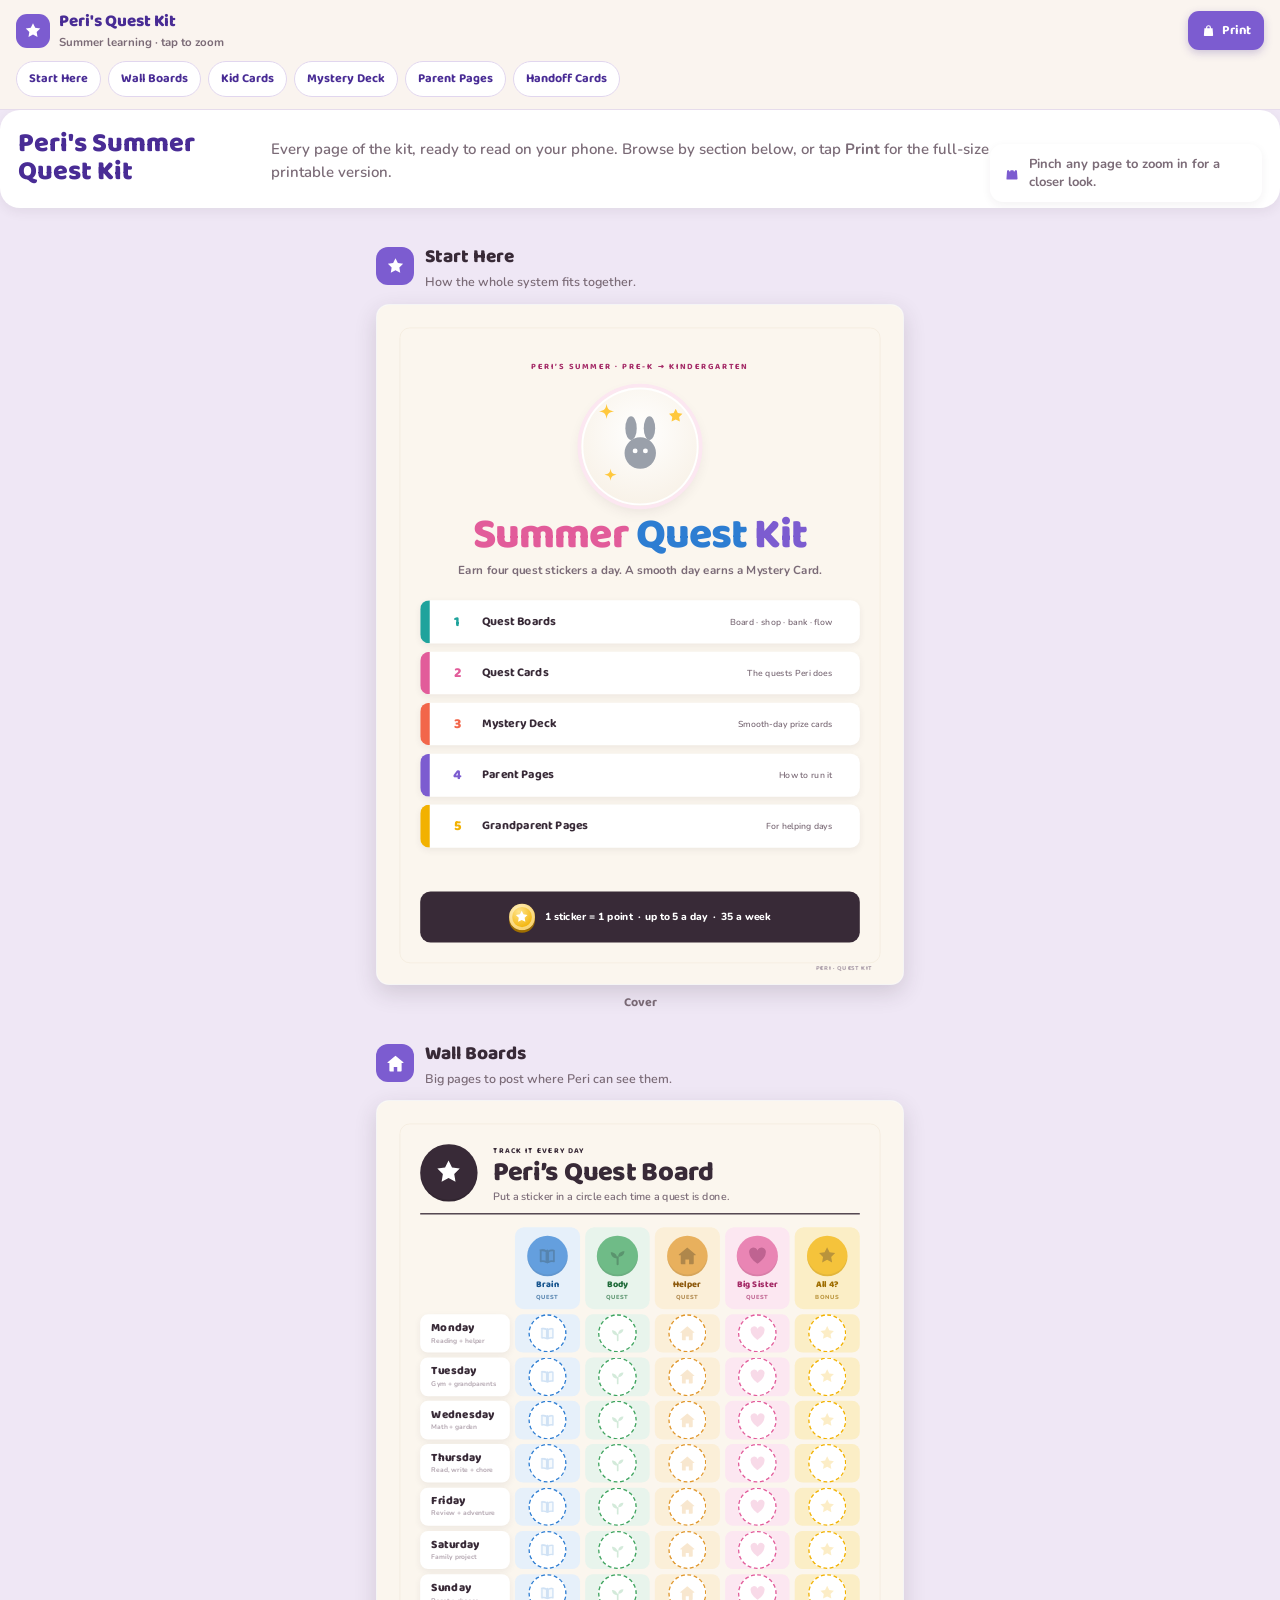
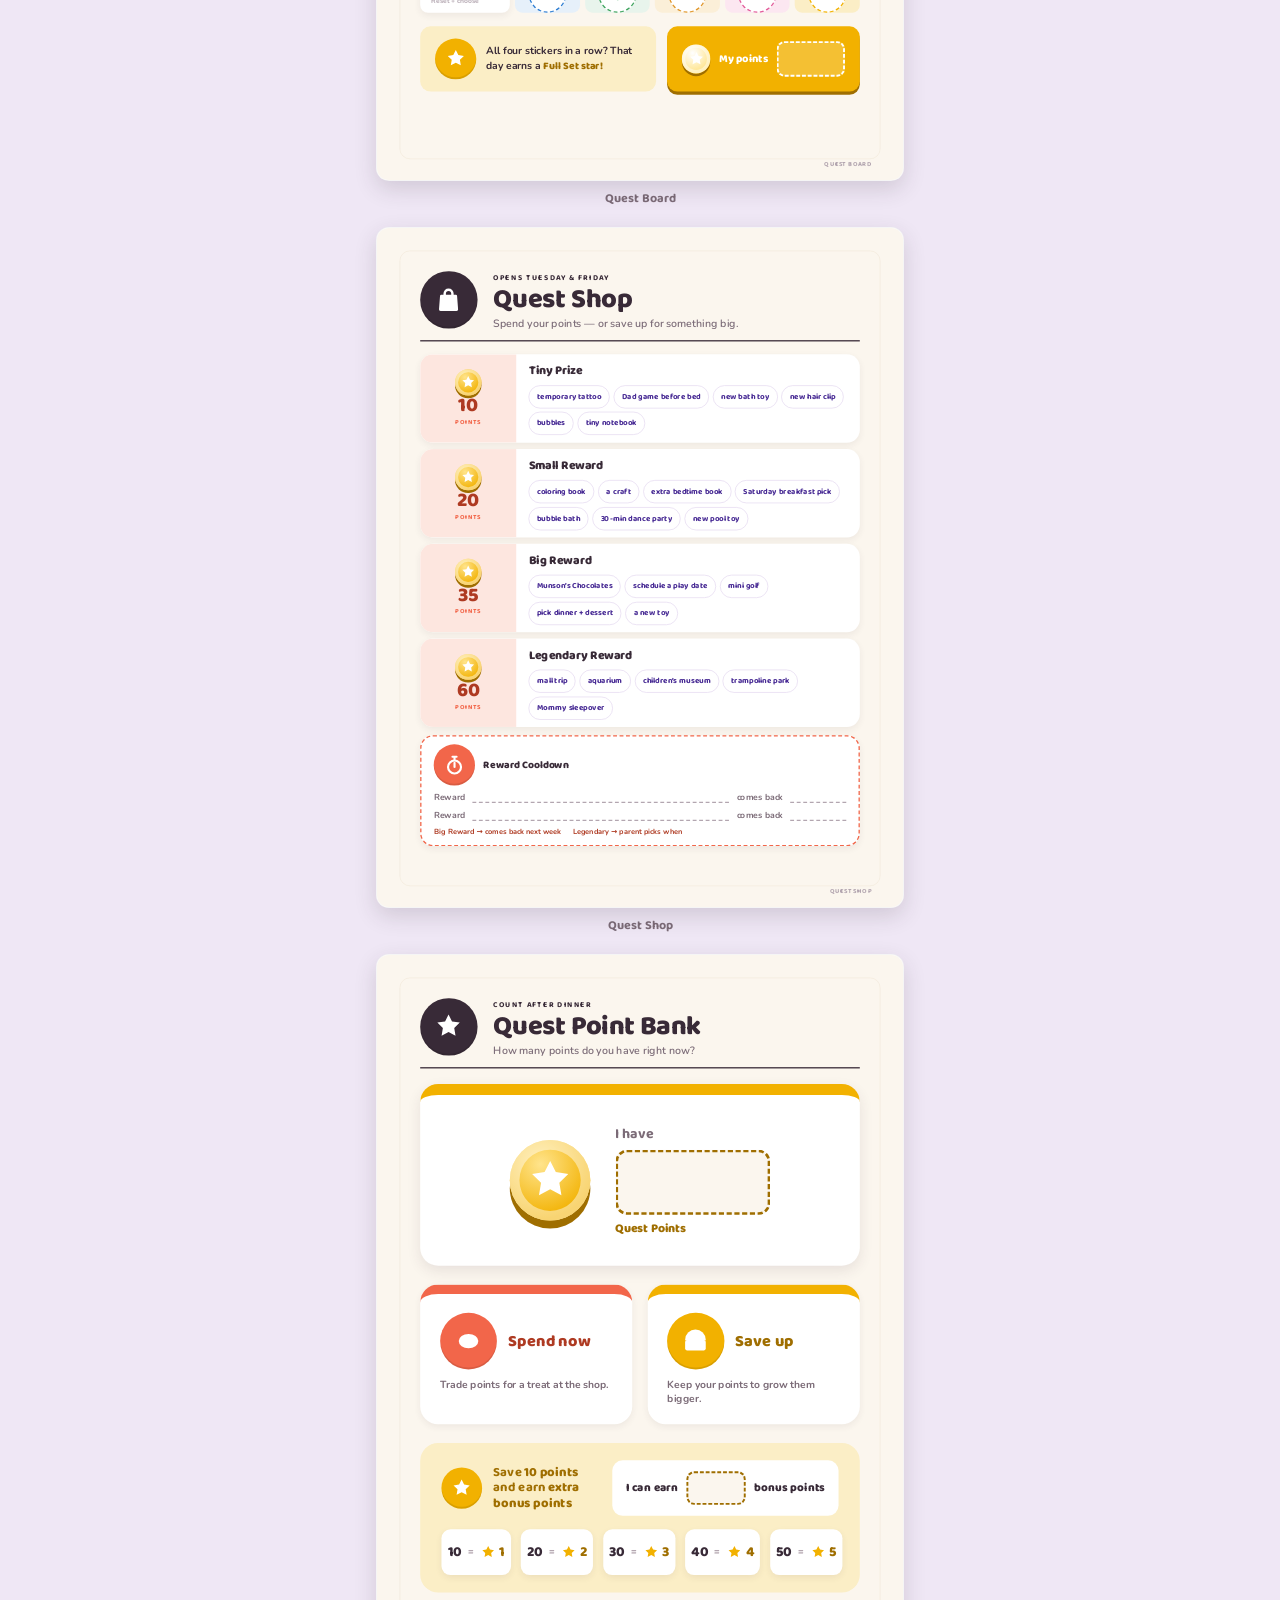
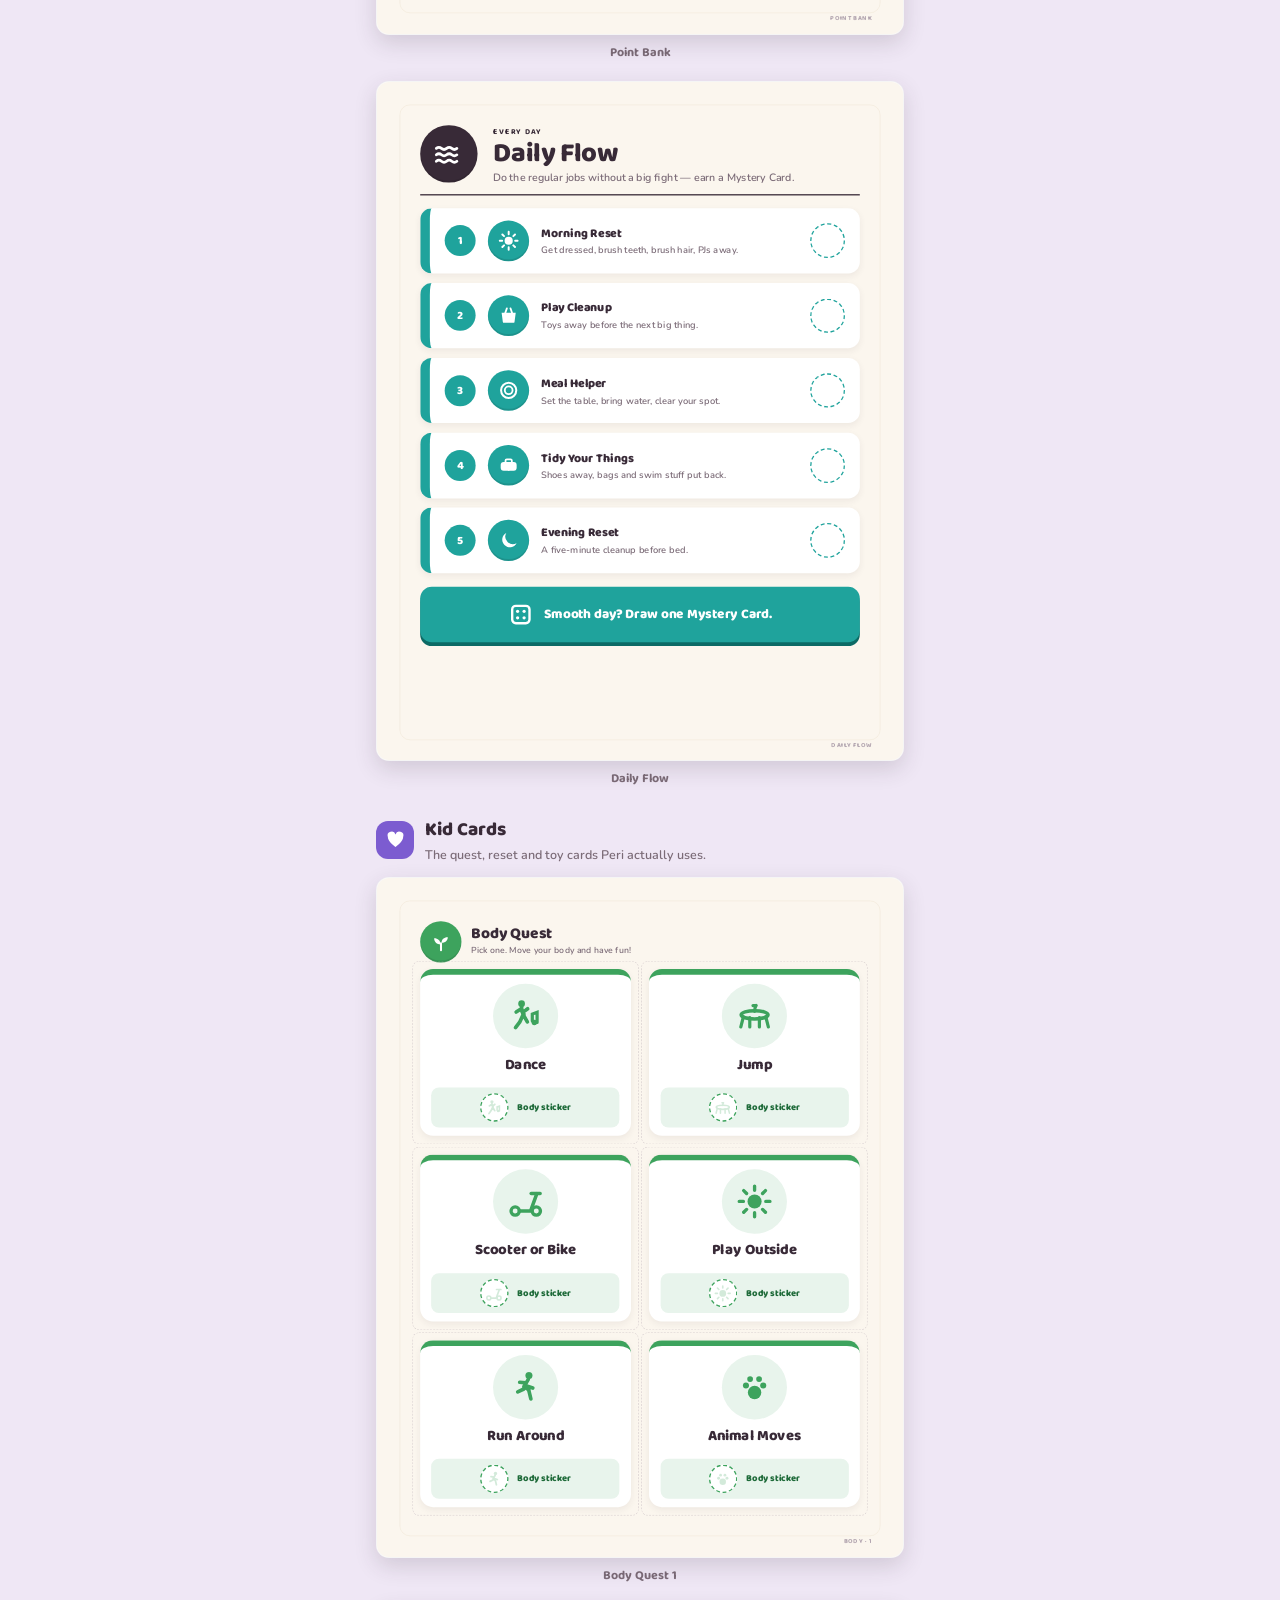
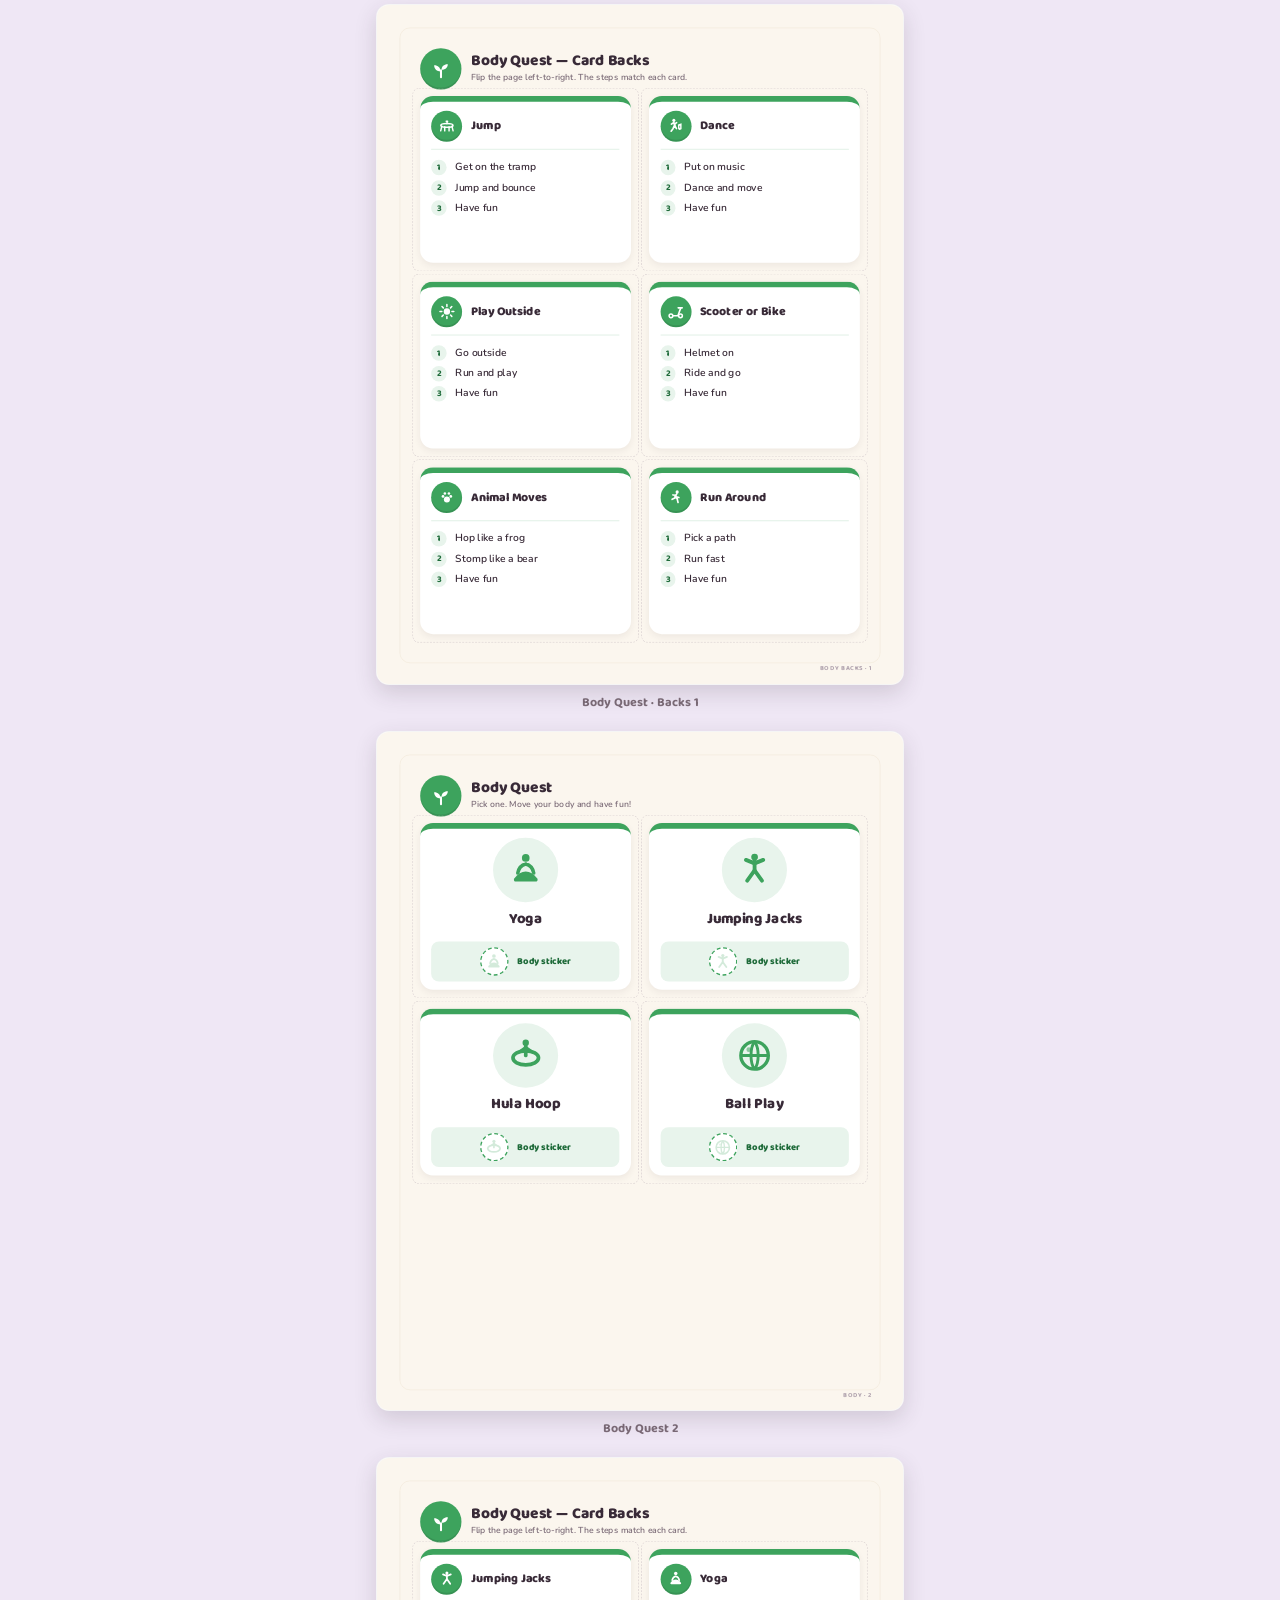
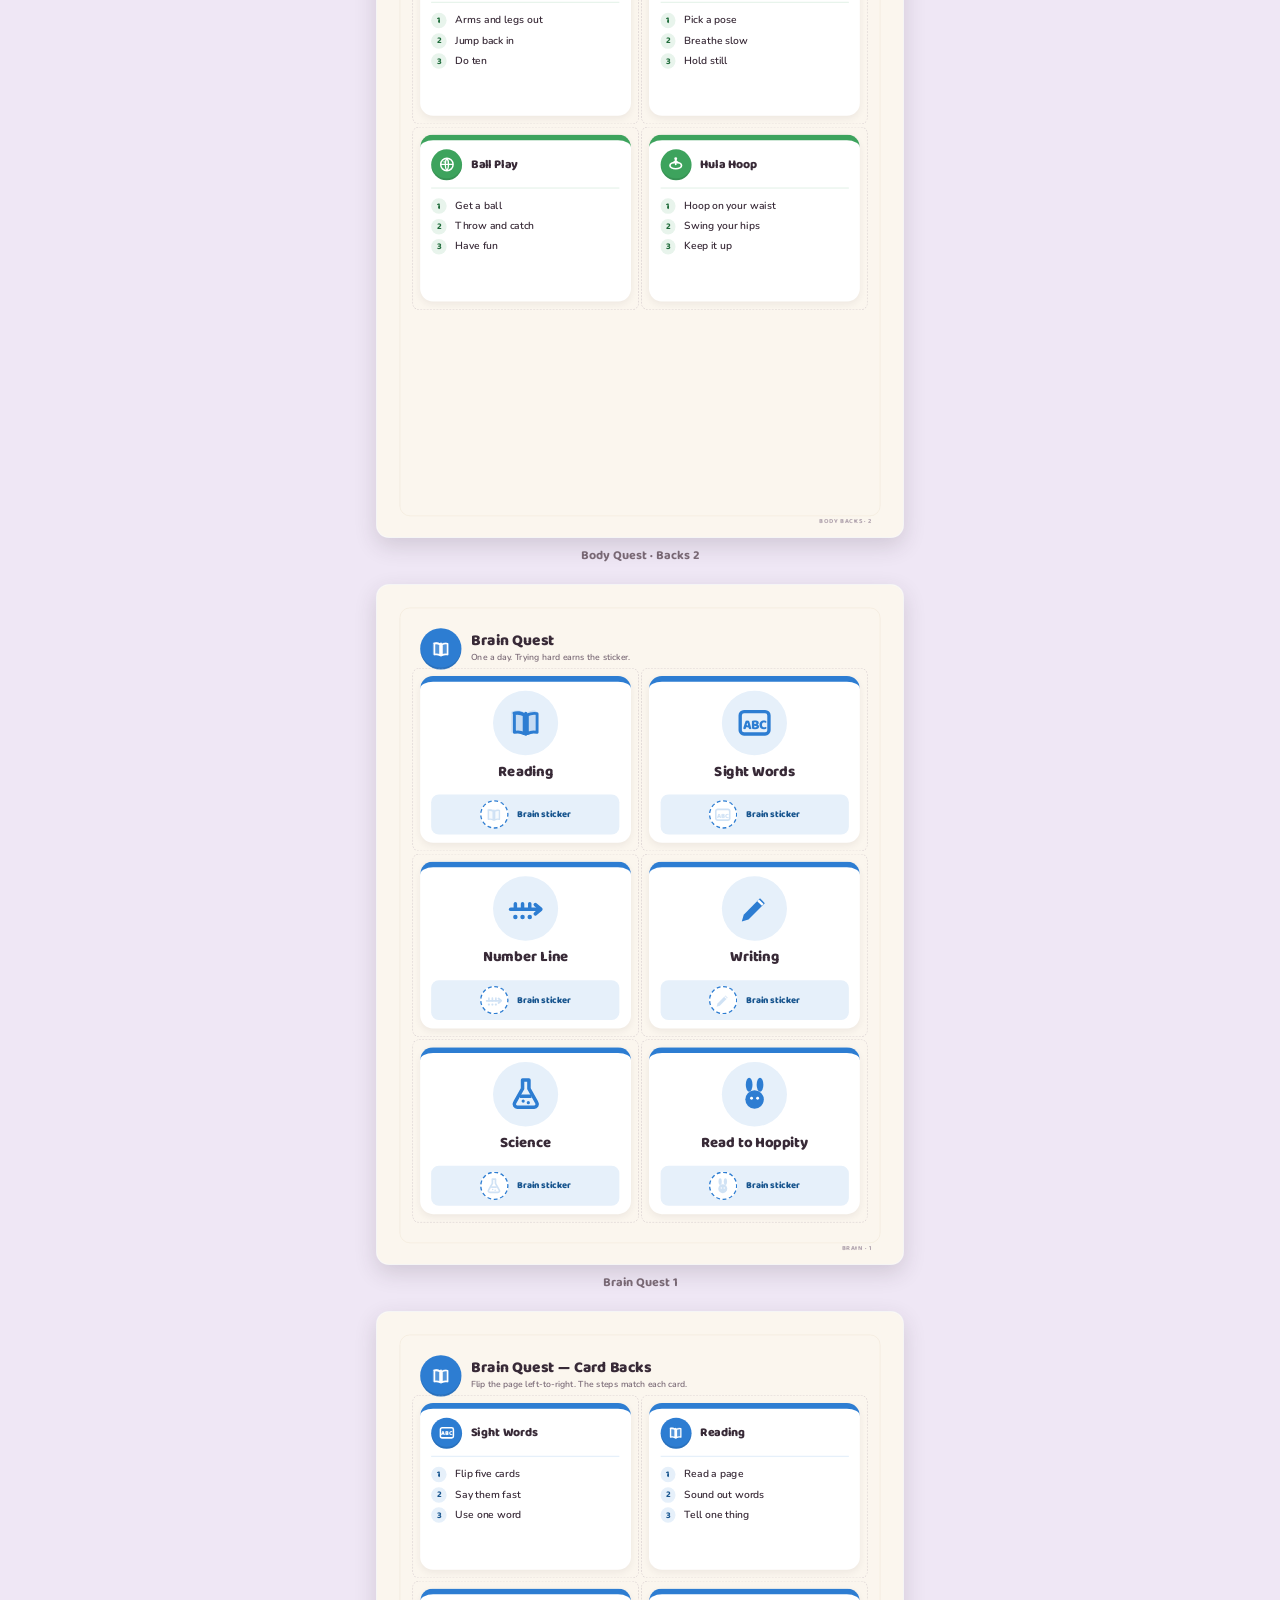
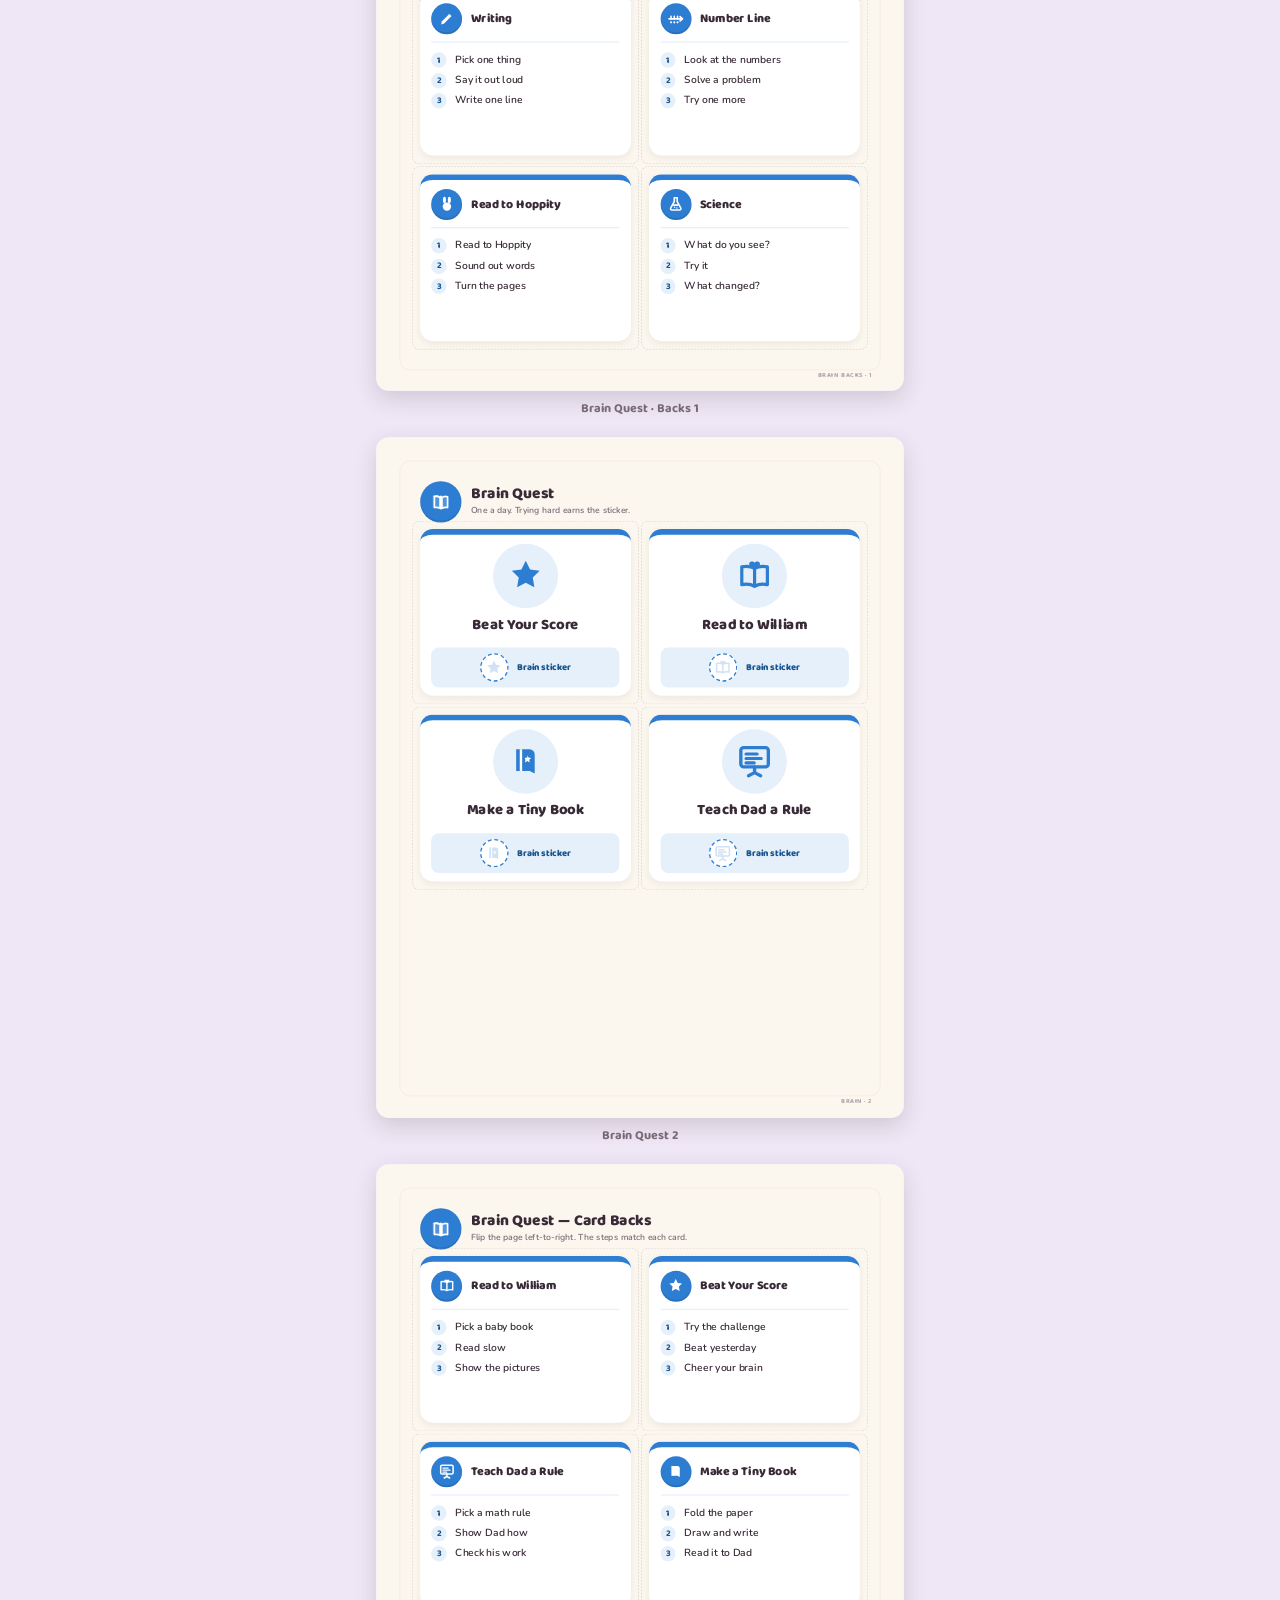
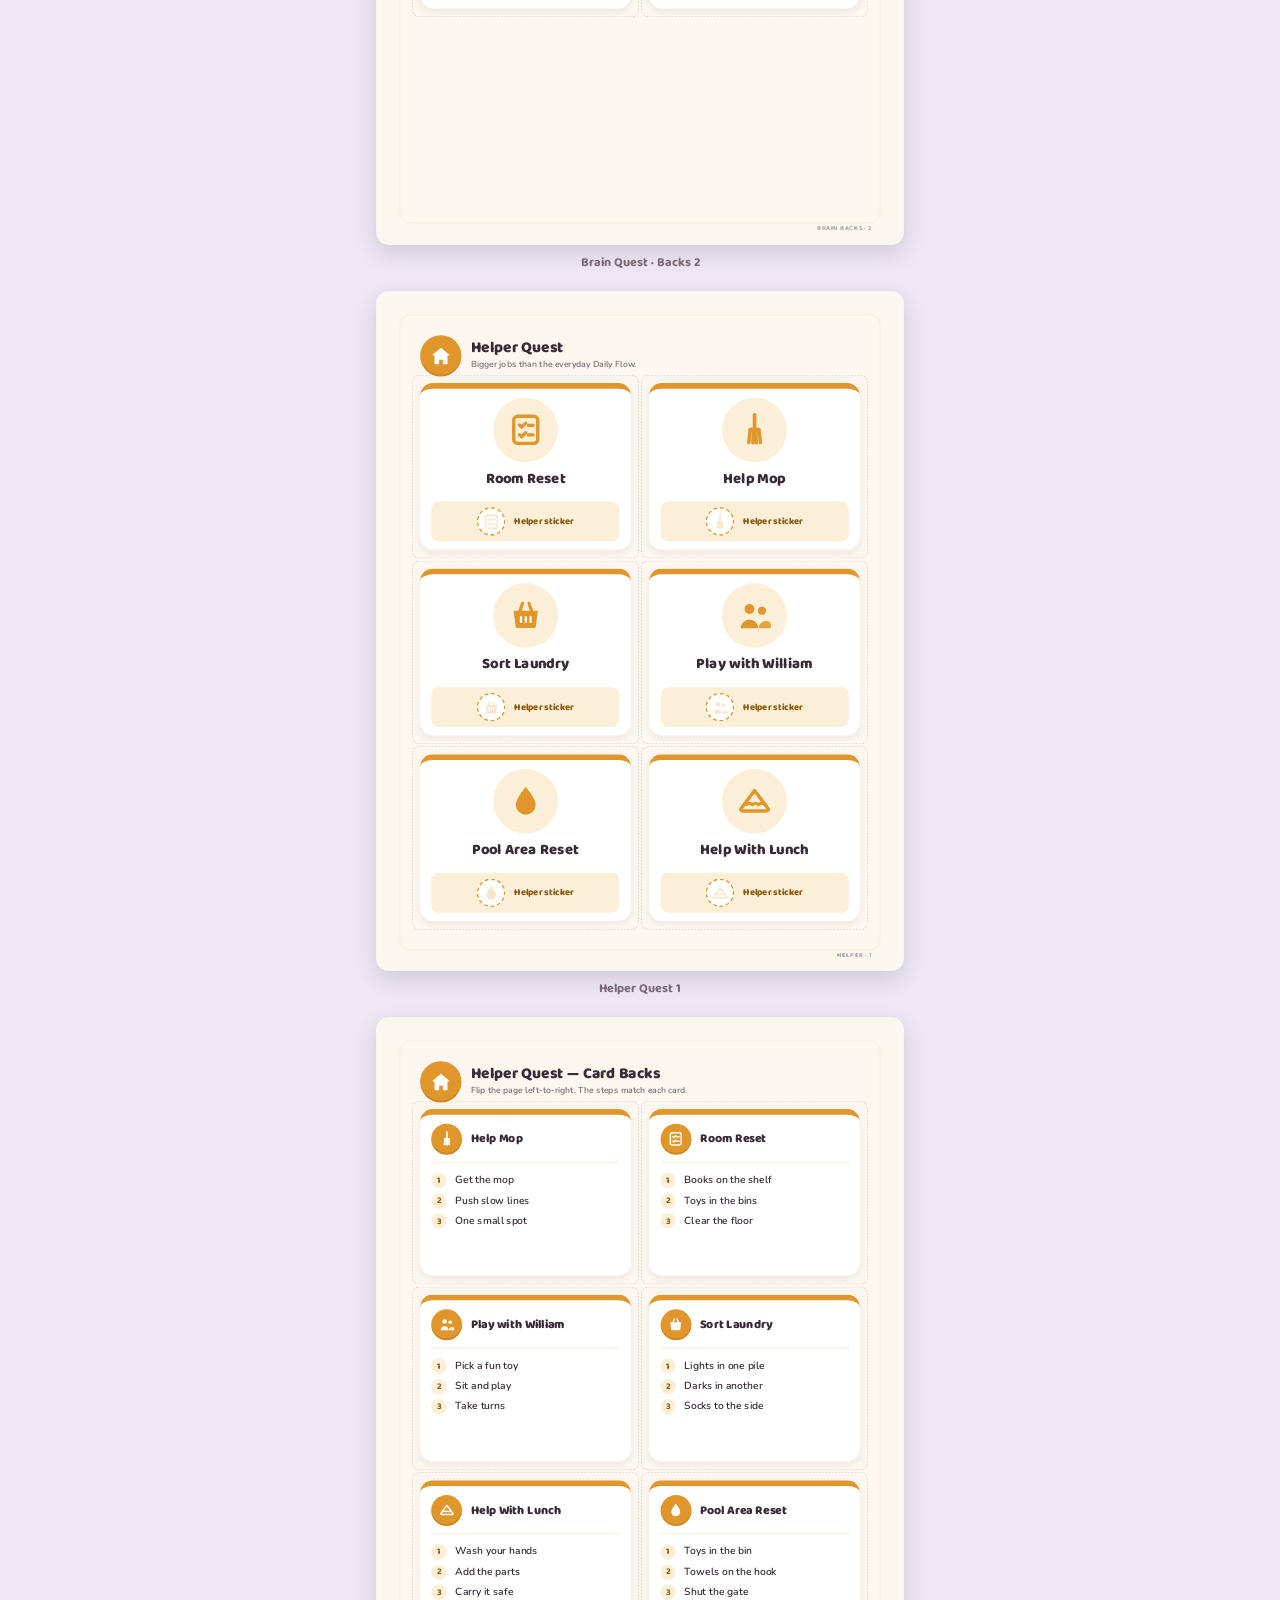
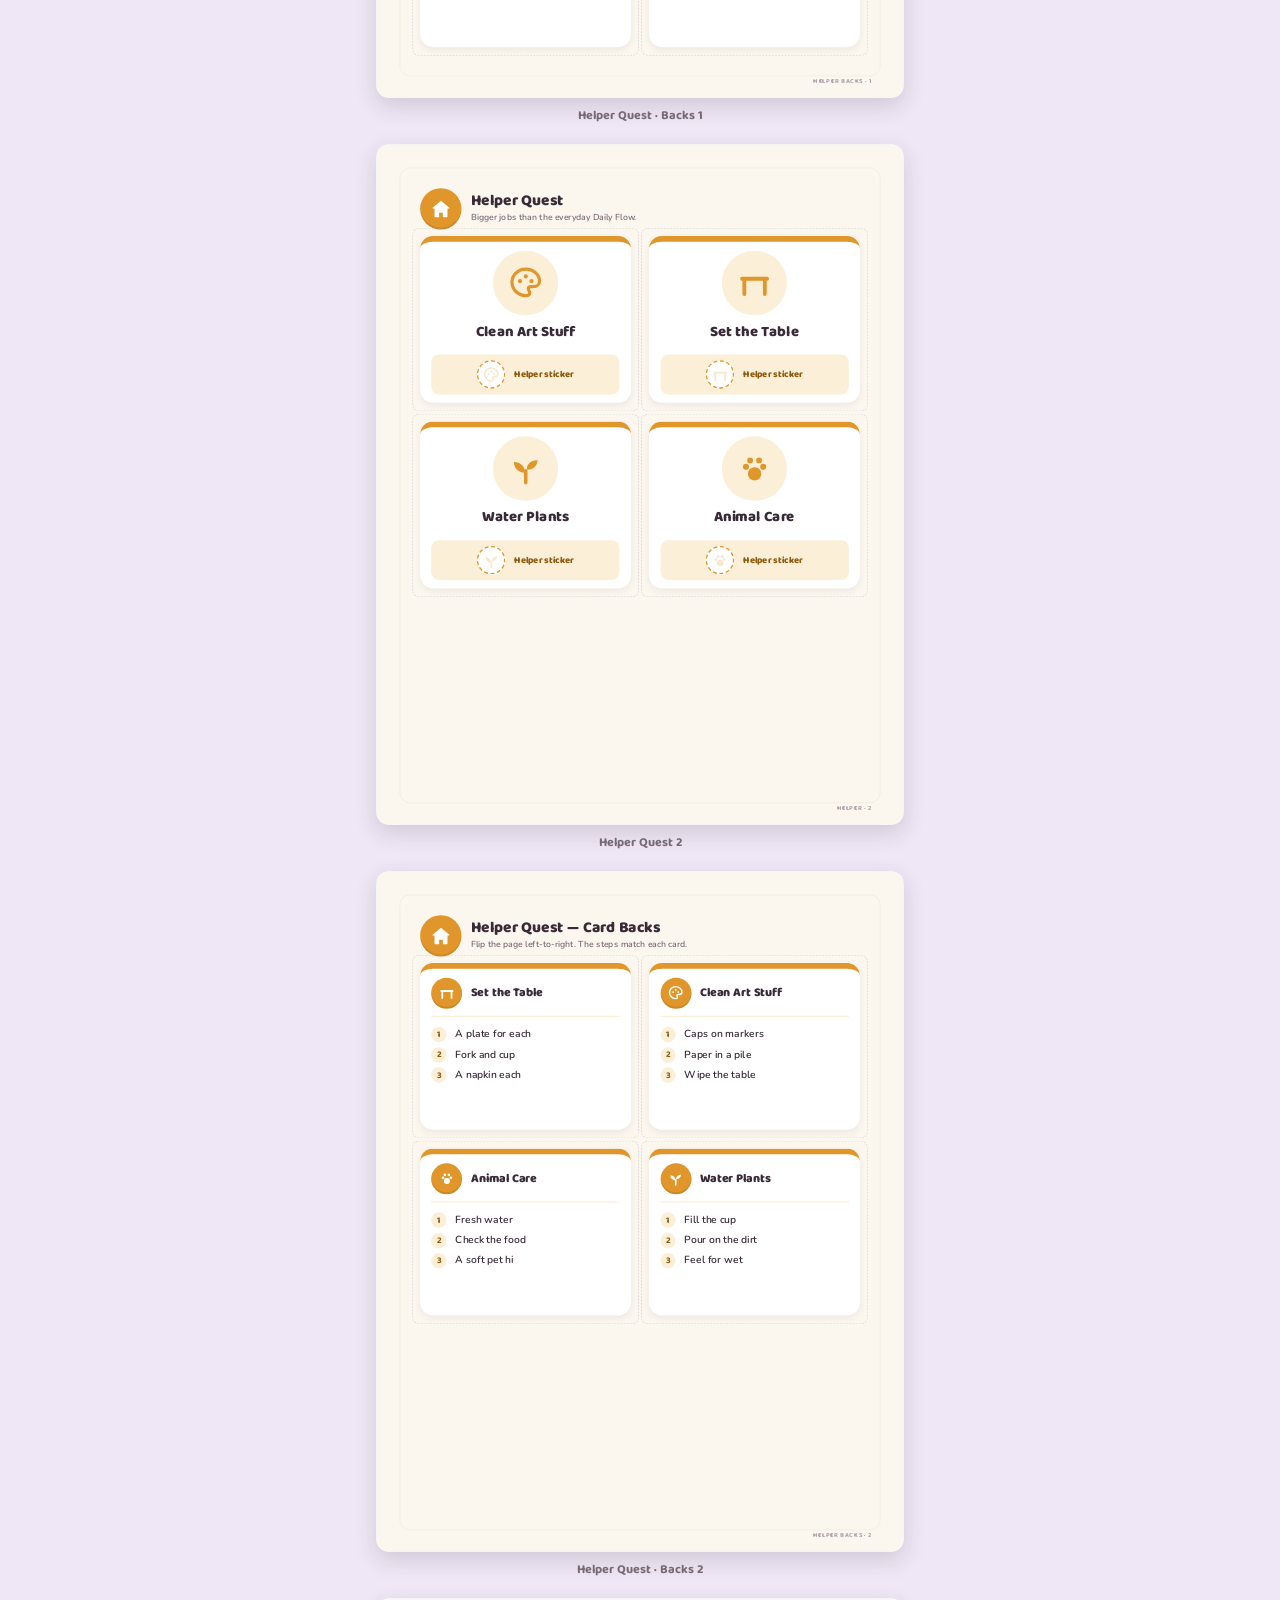
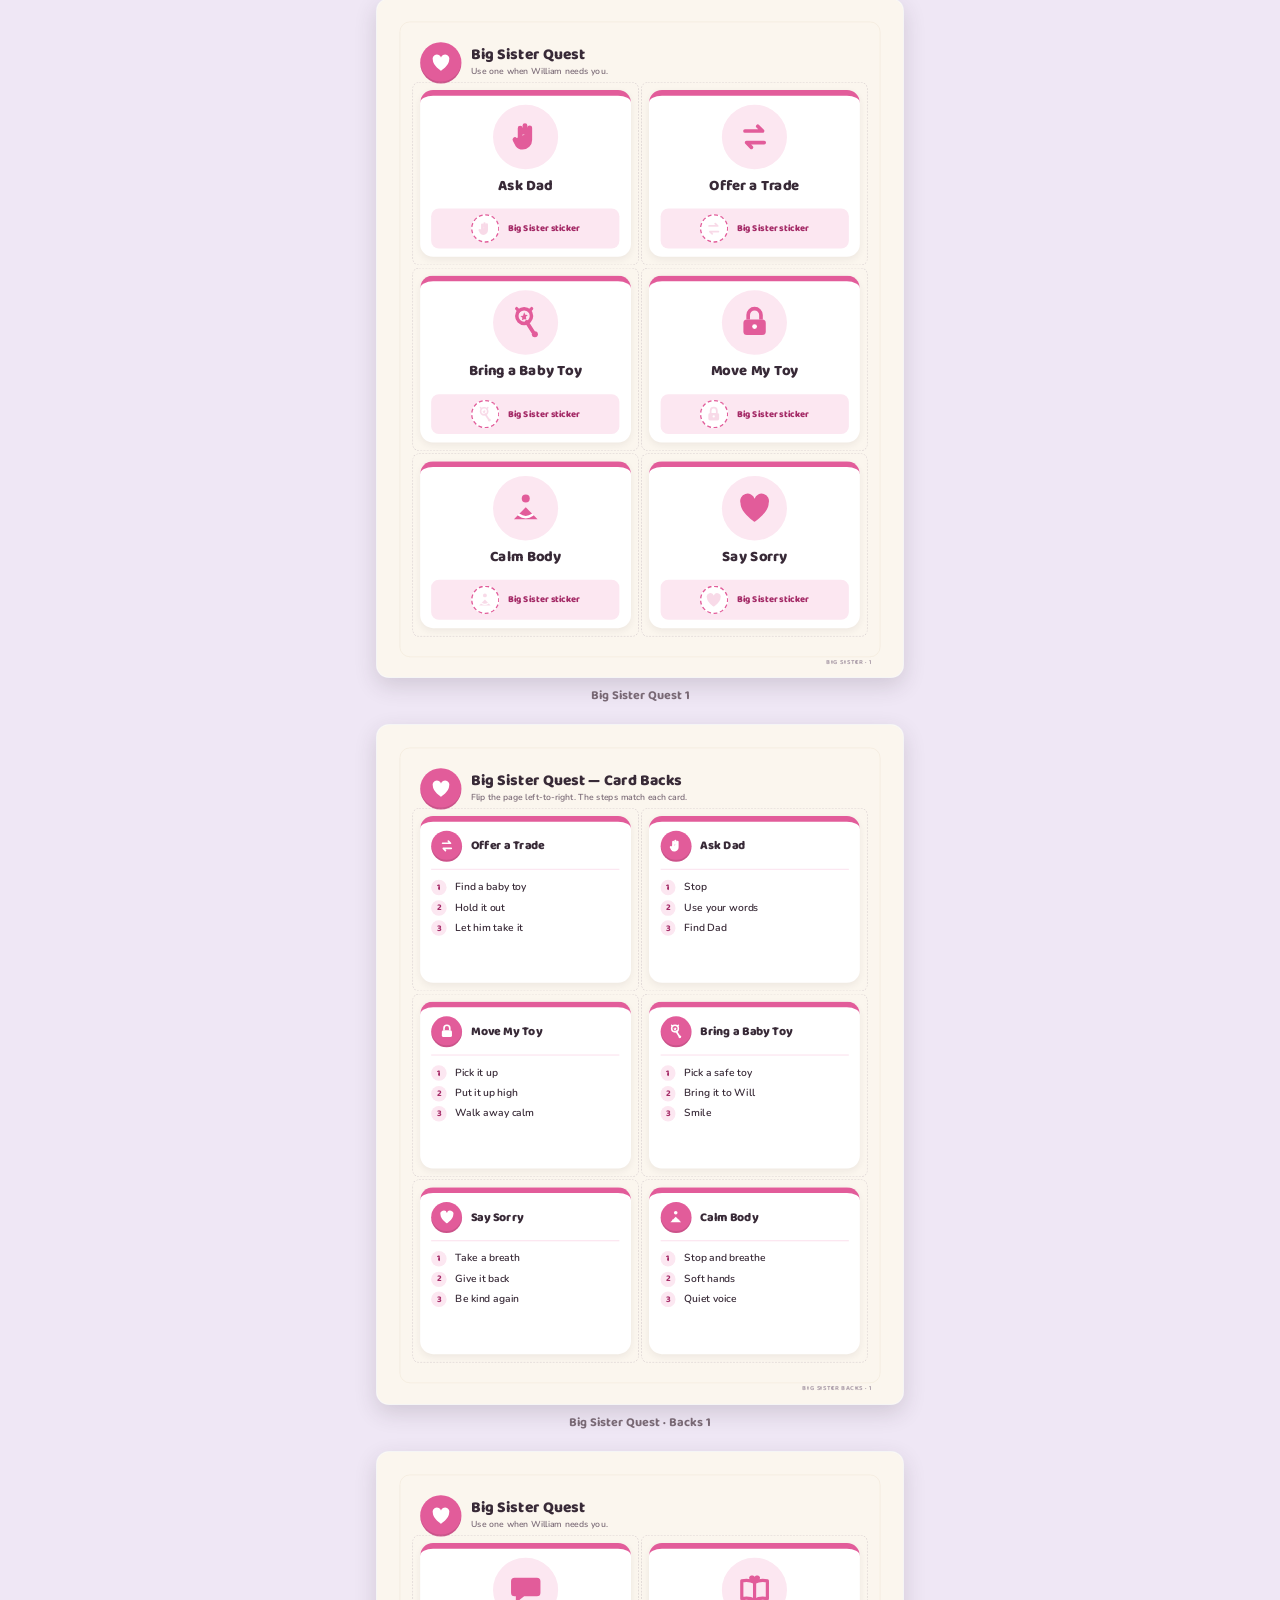
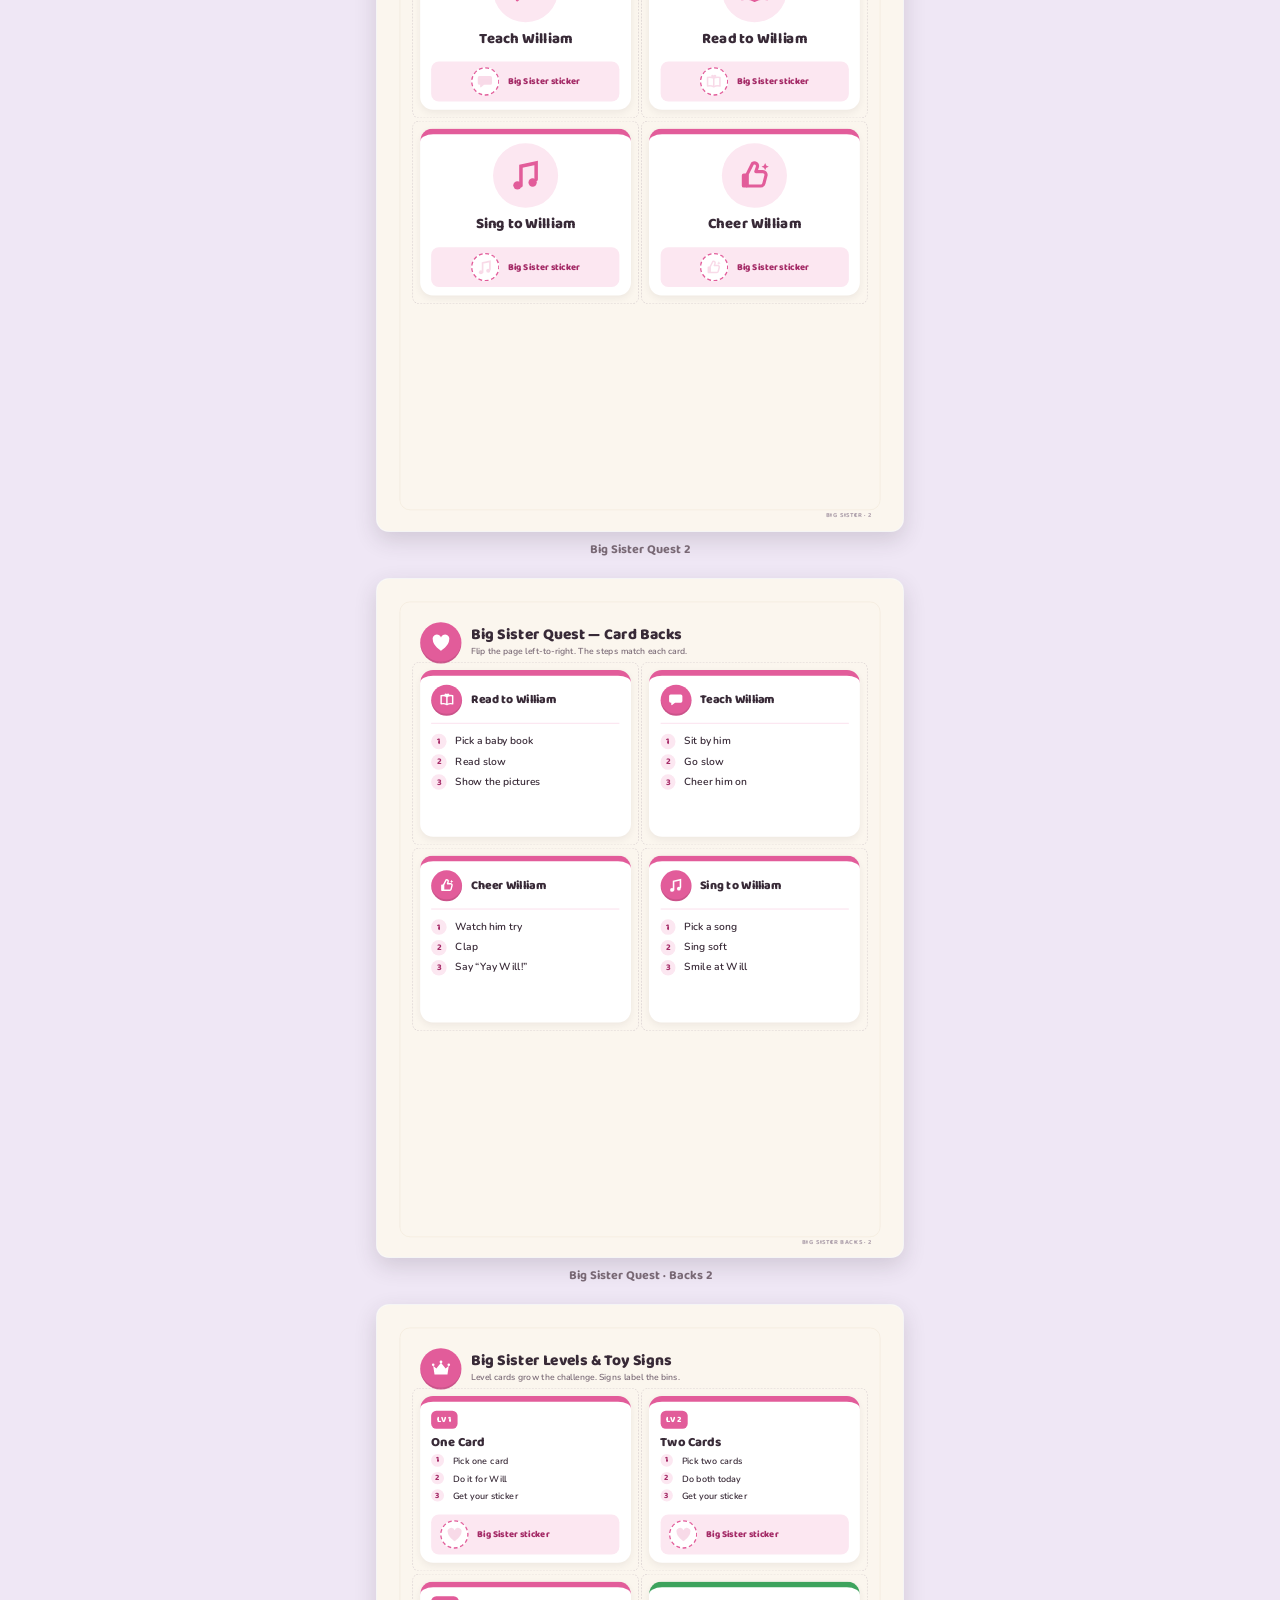
<file: index.html>
<!DOCTYPE html>
<html lang="en">
<head>
<meta charset="utf-8">
<meta name="viewport" content="width=device-width, initial-scale=1, viewport-fit=cover">
<title>Peri's Summer Quest Kit</title>
<link rel="stylesheet" href="quest-kit.css">
<link rel="stylesheet" href="quest-pages.css">
<style>
:root{ --vio:#7C5CD0; --vio-deep:#492C95; --pink:#E25C9A; --cream:#FBF6EE; --ink:#382A37; --ink-soft:#7B6B77; }
*{ box-sizing:border-box; }
html,body{ margin:0; padding:0; }
body.viewer{ background:#EFE7F5; color:var(--ink); font-family:'Nunito',system-ui,sans-serif; -webkit-text-size-adjust:100%; }
.icon-sprite{ position:absolute; width:0; height:0; overflow:hidden; }

/* top bar */
.top{ position:sticky; top:0; z-index:20; background:rgba(251,246,238,.92); backdrop-filter:saturate(1.4) blur(10px); -webkit-backdrop-filter:saturate(1.4) blur(10px); border-bottom:1px solid #E6DCEC; padding:max(10px,env(safe-area-inset-top)) 16px 10px; }
.top__row{ display:flex; align-items:center; gap:10px; }
.brand{ display:flex; align-items:center; gap:9px; min-width:0; }
.brand .logo{ width:34px; height:34px; border-radius:11px; background:var(--vio); color:#fff; display:flex; align-items:center; justify-content:center; flex:none; }
.brand .logo .i{ width:20px; height:20px; }
.brand b{ font-family:'Baloo 2',sans-serif; font-weight:800; font-size:17px; line-height:1; color:var(--vio-deep); }
.brand span{ display:block; font-size:11.5px; color:var(--ink-soft); font-weight:700; margin-top:2px; }
.print{ margin-left:auto; flex:none; display:inline-flex; align-items:center; gap:6px; background:var(--vio); color:#fff; text-decoration:none; font-family:'Baloo 2',sans-serif; font-weight:700; font-size:13px; padding:9px 13px; border-radius:11px; box-shadow:0 3px 8px rgba(73,44,149,.25); }
.print .i{ width:15px; height:15px; }
.nav{ display:flex; gap:7px; overflow-x:auto; margin-top:11px; padding-bottom:2px; -webkit-overflow-scrolling:touch; scrollbar-width:none; }
.nav::-webkit-scrollbar{ display:none; }
.chip{ flex:none; text-decoration:none; font-family:'Baloo 2',sans-serif; font-weight:700; font-size:12.5px; color:var(--vio-deep); background:#fff; border:1.5px solid #E1D6EE; padding:7px 12px; border-radius:999px; white-space:nowrap; }
.chip:active{ background:var(--vio); color:#fff; }

/* hero */
.hero{ padding:20px 18px 6px; }
.hero h1{ font-family:'Baloo 2',sans-serif; font-weight:800; font-size:27px; line-height:1.05; margin:0; color:var(--vio-deep); }
.hero p{ font-size:15px; line-height:1.5; color:var(--ink-soft); font-weight:600; margin:8px 0 0; }
.hint{ display:flex; align-items:center; gap:8px; margin:14px 0 0; background:#fff; border-radius:13px; padding:11px 13px; font-size:13px; font-weight:700; color:var(--ink-soft); box-shadow:0 3px 10px rgba(56,42,55,.06); }
.hint .i{ width:18px; height:18px; color:var(--vio); flex:none; }

/* groups */
.wrap{ padding:8px 16px calc(40px + env(safe-area-inset-bottom)); max-width:560px; margin:0 auto; }
.group{ scroll-margin-top:120px; margin-top:26px; }
.group__head{ display:flex; align-items:center; gap:11px; margin-bottom:13px; }
.group__head .gi{ width:38px; height:38px; border-radius:12px; background:var(--vio); color:#fff; display:flex; align-items:center; justify-content:center; flex:none; }
.group__head .gi .i{ width:21px; height:21px; }
.group__head h2{ font-family:'Baloo 2',sans-serif; font-weight:800; font-size:19px; margin:0; color:var(--ink); }
.group__head p{ font-size:12.5px; color:var(--ink-soft); font-weight:600; margin:2px 0 0; line-height:1.35; }

.cards{ display:flex; flex-direction:column; gap:18px; }
.card{ margin:0; }
.frame{ position:relative; overflow:hidden; border-radius:13px; background:#fff; box-shadow:0 8px 22px rgba(56,42,55,.16); border:1px solid rgba(0,0,0,.04); }
.frame .sheet{ transform-origin:top left; box-shadow:none !important; }
.frame .sheet::before{ opacity:.45; }
figcaption{ font-family:'Baloo 2',sans-serif; font-weight:700; font-size:12.5px; color:var(--ink-soft); text-align:center; margin-top:8px; }

.foot{ text-align:center; padding:30px 16px calc(34px + env(safe-area-inset-bottom)); color:var(--ink-soft); }
.foot .i{ width:26px; height:26px; color:#9AA0AA; }
.foot p{ font-size:12.5px; font-weight:700; margin:8px 0 0; }

/* hide kit print rules from leaking */
@media print{ .top,.hero,.nav,.foot{ display:none; } }
</style>
</head>
<body class="viewer">
<svg class="icon-sprite" aria-hidden="true">
<symbol id="i-book" viewBox="0 0 24 24"><path d="M11 5.6C8.8 4.2 6.1 4 3.4 4.9 3.2 5 3 5.2 3 5.5v12.2c0 .4.4.7.8.5 2.3-.7 4.6-.5 6.5.7.4.3 1 .3 1.4 0 1.9-1.2 4.2-1.4 6.5-.7.4.1.8-.1.8-.5V5.5c0-.3-.2-.5-.4-.6C18 4 15.3 4.2 13 5.6 12.4 6 11.6 6 11 5.6Z" opacity=".18"/><path d="M12 6.1v13" fill="none" stroke="currentColor" stroke-width="2" stroke-linecap="round"/><path d="M3.6 5.4C6.2 4.4 9 4.6 11.2 6c.5.3.5 1 0 1.3v0c-2-1.1-4.3-1.3-6.5-.7-.5.1-1-.2-1-.7 0-.3.2-.6.5-.7Z"/><path d="M11 7.2v11.6c-1.9-1.1-4-1.3-6.1-.8V6.3c2.1-.4 4.3-.1 6.1.9Z" fill="none" stroke="currentColor" stroke-width="1.8" stroke-linejoin="round"/><path d="M13 7.2v11.6c1.9-1.1 4-1.3 6.1-.8V6.3c-2.1-.4-4.3-.1-6.1.9Z" fill="none" stroke="currentColor" stroke-width="1.8" stroke-linejoin="round"/></symbol>
<symbol id="i-sprout" viewBox="0 0 24 24"><path d="M12 21v-7.5" fill="none" stroke="currentColor" stroke-width="2.2" stroke-linecap="round"/><path d="M11.5 14.5C11.5 10.8 8.7 8 4.6 8 4.6 11.9 7.6 14.7 11.5 14.7Z"/><path d="M12.6 12.8C12.6 9.2 15.4 6.7 19.4 6.9 19.1 10.7 16.4 13 12.6 12.8Z"/></symbol>
<symbol id="i-house" viewBox="0 0 24 24"><path d="M12 3 3 10.6c-.3.3-.1.8.3.8H5V20a1 1 0 0 0 1 1h4v-5h4v5h4a1 1 0 0 0 1-1v-8.6h1.7c.4 0 .6-.5.3-.8Z"/></symbol>
<symbol id="i-heart" viewBox="0 0 24 24"><path d="M12 20.5C12 20.5 3.2 14.8 3.2 8.9A4.4 4.4 0 0 1 12 6.2a4.4 4.4 0 0 1 8.8 2.7C20.8 14.8 12 20.5 12 20.5Z"/></symbol>
<symbol id="i-bag" viewBox="0 0 24 24"><path d="M6.4 8.2h11.2a1 1 0 0 1 1 .9l.8 10.4a1.2 1.2 0 0 1-1.2 1.3H5.8a1.2 1.2 0 0 1-1.2-1.3l.8-10.4a1 1 0 0 1 1-.9Z"/><path d="M9 9V7.4a3 3 0 0 1 6 0V9" fill="none" stroke="#fff" stroke-width="1.9" stroke-linecap="round"/></symbol>
<symbol id="i-bubble" viewBox="0 0 24 24"><path d="M5 4.5h14a2.2 2.2 0 0 1 2.2 2.2v7.1A2.2 2.2 0 0 1 19 16H11l-4 3.2c-.5.4-1.2 0-1.2-.6V16H5a2.2 2.2 0 0 1-2.2-2.2V6.7A2.2 2.2 0 0 1 5 4.5Z"/></symbol>
<symbol id="i-loop" viewBox="0 0 24 24"><ellipse cx="12" cy="13.5" rx="8" ry="4.4" fill="none" stroke="currentColor" stroke-width="2.3"/><circle cx="12" cy="4" r="2"/><path d="M12 6v6" fill="none" stroke="currentColor" stroke-width="2.3" stroke-linecap="round"/><path d="M12 7.2 9.4 9M12 7.2l2.6 1.8" fill="none" stroke="currentColor" stroke-width="2.2" stroke-linecap="round"/></symbol>
<symbol id="i-star" viewBox="0 0 24 24"><path d="M12 2.6 14.7 8l6 .9-4.3 4.2 1 6L12 16.3 6.6 19.1l1-6L3.3 8.9l6-.9Z"/></symbol>
<symbol id="i-bunny" viewBox="0 0 24 24"><ellipse cx="8.6" cy="6.2" rx="2.1" ry="4.4"/><ellipse cx="15.4" cy="6.2" rx="2.1" ry="4.4"/><circle cx="12" cy="15.4" r="5.8"/><circle cx="10.1" cy="14.6" r=".9" fill="#fff"/><circle cx="13.9" cy="14.6" r=".9" fill="#fff"/></symbol>
<symbol id="i-spark" viewBox="0 0 24 24"><path d="M12 2c.7 5 1.9 6.2 7 7-5.1.8-6.3 2-7 7-.7-5-1.9-6.2-7-7 5.1-.8 6.3-2 7-7Z"/></symbol>
<symbol id="i-gift" viewBox="0 0 24 24"><rect x="3.6" y="7.6" width="16.8" height="3.4" rx="1.1"/><path d="M5 11h14v8a1.2 1.2 0 0 1-1.2 1.2H6.2A1.2 1.2 0 0 1 5 19Z"/><path d="M12 7.6V20" stroke="#fff" stroke-width="1.7"/><circle cx="9.4" cy="5.4" r="2.1"/><circle cx="14.6" cy="5.4" r="2.1"/></symbol>
<symbol id="i-timer" viewBox="0 0 24 24"><circle cx="12" cy="14" r="7" fill="none" stroke="currentColor" stroke-width="2.3"/><path d="M12 14V9.6" fill="none" stroke="currentColor" stroke-width="2.3" stroke-linecap="round"/><path d="M9.8 3h4.4M12 3v3" fill="none" stroke="currentColor" stroke-width="2.3" stroke-linecap="round"/></symbol>
<symbol id="i-candy" viewBox="0 0 24 24"><ellipse cx="12" cy="12" rx="7.6" ry="5.6"/><ellipse cx="10" cy="10.4" rx="2.1" ry="1.4" fill="#fff" opacity=".55"/></symbol>
<symbol id="i-check" viewBox="0 0 24 24"><path d="M5 13l4.2 4.2L19 6.6" fill="none" stroke="currentColor" stroke-width="3.1" stroke-linecap="round" stroke-linejoin="round"/></symbol>
<symbol id="i-droplet" viewBox="0 0 24 24"><path d="M12 3.2s6.2 7 6.2 11.1A6.2 6.2 0 0 1 5.8 14.3C5.8 10.2 12 3.2 12 3.2Z"/></symbol>
<symbol id="i-pencil" viewBox="0 0 24 24"><path d="M4 20.2l1.2-4.3L15.4 5.7l3 3L8.2 18.9Z"/><path d="M14.2 6.9l2.9 2.9" stroke="#fff" stroke-width="1.5"/></symbol>
<symbol id="i-flask" viewBox="0 0 24 24"><path d="M10 3.2h4v5.4l4.9 8.7a1.9 1.9 0 0 1-1.7 2.9H6.8a1.9 1.9 0 0 1-1.7-2.9L10 8.6Z" fill="none" stroke="currentColor" stroke-width="2.2" stroke-linejoin="round"/><path d="M8.4 13.4h7.2" stroke="currentColor" stroke-width="2.2"/><circle cx="10.4" cy="16.4" r="1"/><circle cx="13.6" cy="17.4" r="1"/></symbol>
<symbol id="i-numline" viewBox="0 0 24 24"><path d="M2.6 12.5h16.4" fill="none" stroke="currentColor" stroke-width="2.3" stroke-linecap="round"/><path d="M18 9.6 21.4 12.5 18 15.4" fill="none" stroke="currentColor" stroke-width="2.3" stroke-linecap="round" stroke-linejoin="round"/><path d="M5.5 12.5v-3.4M10 12.5v-3.4M14.5 12.5v-3.4" fill="none" stroke="currentColor" stroke-width="2.2" stroke-linecap="round"/><circle cx="5.5" cy="17.4" r="1.4"/><circle cx="10" cy="17.4" r="1.4"/><circle cx="14.5" cy="17.4" r="1.4"/></symbol>
<symbol id="i-flash" viewBox="0 0 24 24"><rect x="3" y="5.5" width="18" height="13" rx="2.6" fill="none" stroke="currentColor" stroke-width="2.2"/><path d="M8.2 15l2.4-6 2.4 6M9 13h3.2" fill="none" stroke="currentColor" stroke-width="1.9" stroke-linecap="round" stroke-linejoin="round"/><circle cx="16" cy="13.6" r="1.1"/></symbol>
<symbol id="i-box" viewBox="0 0 24 24"><path d="M4 8.4h16V19a1.2 1.2 0 0 1-1.2 1.2H5.2A1.2 1.2 0 0 1 4 19Z"/><rect x="2.8" y="5" width="18.4" height="3.4" rx="1"/></symbol>
<symbol id="i-basket" viewBox="0 0 24 24"><path d="M4.4 9h15.2l-1.3 9.9a1.2 1.2 0 0 1-1.2 1H6.9a1.2 1.2 0 0 1-1.2-1Z"/><path d="M8.4 9 10 4.4M15.6 9 14 4.4" fill="none" stroke="currentColor" stroke-width="2" stroke-linecap="round"/><path d="M9 12.5v4M12 12.5v4M15 12.5v4" stroke="#fff" stroke-width="1.4"/></symbol>
<symbol id="i-sock" viewBox="0 0 24 24"><path d="M9 3.2h4v8.2c0 .9.4 1.4 1.4 2l3 1.9c2.4 1.5 1.5 5.1-1.8 5.1-1.1 0-1.9-.3-2.8-.9l-4.2-2.7C6.4 17.6 6 16 6 14.2V6.2c0-2 1.4-3 3-3Z"/></symbol>
<symbol id="i-table" viewBox="0 0 24 24"><rect x="3" y="8.2" width="18" height="2.6" rx="1.1"/><path d="M5.6 10.8V19M18.4 10.8V19" fill="none" stroke="currentColor" stroke-width="2.4" stroke-linecap="round"/></symbol>
<symbol id="i-plate" viewBox="0 0 24 24"><circle cx="12" cy="12" r="8.2" fill="none" stroke="currentColor" stroke-width="2.2"/><circle cx="12" cy="12" r="4.2" fill="none" stroke="currentColor" stroke-width="2"/></symbol>
<symbol id="i-paw" viewBox="0 0 24 24"><circle cx="12" cy="15.4" r="4.2"/><circle cx="6.6" cy="11" r="1.9"/><circle cx="17.4" cy="11" r="1.9"/><circle cx="9.2" cy="7" r="1.8"/><circle cx="14.8" cy="7" r="1.8"/></symbol>
<symbol id="i-swap" viewBox="0 0 24 24"><path d="M6 8.4h11l-3-3M18 15.6H7l3 3" fill="none" stroke="currentColor" stroke-width="2.3" stroke-linecap="round" stroke-linejoin="round"/></symbol>
<symbol id="i-lock" viewBox="0 0 24 24"><rect x="5" y="10.2" width="14" height="9.6" rx="2.2"/><path d="M8 10.2V7.4a4 4 0 0 1 8 0v2.8" fill="none" stroke="currentColor" stroke-width="2.3"/><circle cx="12" cy="14.6" r="1.5" fill="#fff"/></symbol>
<symbol id="i-baby" viewBox="0 0 24 24"><circle cx="12" cy="8" r="4.2"/><path d="M5 21a7 7 0 0 1 14 0Z"/><circle cx="10.4" cy="8" r=".8" fill="#fff"/><circle cx="13.6" cy="8" r=".8" fill="#fff"/></symbol>
<symbol id="i-people" viewBox="0 0 24 24"><circle cx="8.8" cy="8" r="3.1"/><path d="M3.4 20a5.4 5.4 0 0 1 10.8 0Z"/><circle cx="16.6" cy="9" r="2.5"/><path d="M14.6 20a4.6 4.6 0 0 1 6.9-3.9 4.6 4.6 0 0 1 .5 3.9Z" opacity=".85"/></symbol>
<symbol id="i-chest" viewBox="0 0 24 24"><path d="M4 11a8 8 0 0 1 16 0v.4H4Z"/><rect x="4" y="11.2" width="16" height="8" rx="1.4"/><rect x="10.6" y="11" width="2.8" height="4.4" rx="1" fill="#fff"/></symbol>
<symbol id="i-sun" viewBox="0 0 24 24"><circle cx="12" cy="12" r="4.4"/><path d="M12 2.4v2.6M12 19v2.6M2.4 12H5M19 12h2.6M5.2 5.2 7 7M17 17l1.8 1.8M18.8 5.2 17 7M7 17l-1.8 1.8" fill="none" stroke="currentColor" stroke-width="2.1" stroke-linecap="round"/></symbol>
<symbol id="i-moon" viewBox="0 0 24 24"><path d="M20.5 15A8.2 8.2 0 0 1 9.4 3.9 8.2 8.2 0 1 0 20.5 15Z"/></symbol>
<symbol id="i-bed" viewBox="0 0 24 24"><path d="M3 19v-7M3 14h14a3.4 3.4 0 0 1 3.4 3.4V19M21 19v-5.2" fill="none" stroke="currentColor" stroke-width="2.3" stroke-linecap="round"/><path d="M6.2 14v-2.2a1.4 1.4 0 0 1 1.4-1.4h3.2a1.4 1.4 0 0 1 1.4 1.4V14Z"/></symbol>
<symbol id="i-shoe" viewBox="0 0 24 24"><path d="M3 16.4V10.6l3 1 4.2 3 7.6 1A3 3 0 0 1 21 19.4v.6a1 1 0 0 1-1 1H4a1 1 0 0 1-1-1Z"/></symbol>
<symbol id="i-trophy" viewBox="0 0 24 24"><path d="M7 4h10v3.5a5 5 0 0 1-10 0Z"/><path d="M7 5.4H4.4v1A3 3 0 0 0 7.4 9.4M17 5.4h2.6v1a3 3 0 0 1-3 3" fill="none" stroke="currentColor" stroke-width="2"/><path d="M11 12.2h2v3.6h-2Z"/><path d="M8 20.2h8v-1.8a1 1 0 0 0-1-1H9a1 1 0 0 0-1 1Z"/></symbol>
<symbol id="i-note" viewBox="0 0 24 24"><path d="M9 18.4V6.2l9.5-2v10.4" fill="none" stroke="currentColor" stroke-width="2.2" stroke-linecap="round"/><circle cx="6.8" cy="18.2" r="2.6"/><circle cx="16.3" cy="16.4" r="2.6"/></symbol>
<symbol id="i-tv" viewBox="0 0 24 24"><rect x="3" y="6" width="18" height="12" rx="2.4" fill="none" stroke="currentColor" stroke-width="2.2"/><path d="M9 21h6" stroke="currentColor" stroke-width="2.2" stroke-linecap="round"/><path d="M10 9.6l4 2.4-4 2.4Z"/></symbol>
<symbol id="i-crown" viewBox="0 0 24 24"><path d="M3.6 8.4 7 11.6l5-6.2 5 6.2 3.4-3.2L19 18H5Z"/><circle cx="3.6" cy="7.4" r="1.4"/><circle cx="20.4" cy="7.4" r="1.4"/><circle cx="12" cy="4.4" r="1.5"/></symbol>
<symbol id="i-die" viewBox="0 0 24 24"><rect x="4" y="4" width="16" height="16" rx="3.4" fill="none" stroke="currentColor" stroke-width="2.2"/><circle cx="9" cy="9" r="1.5"/><circle cx="15" cy="9" r="1.5"/><circle cx="9" cy="15" r="1.5"/><circle cx="15" cy="15" r="1.5"/></symbol>
<symbol id="i-key" viewBox="0 0 24 24"><circle cx="8" cy="8" r="4.4" fill="none" stroke="currentColor" stroke-width="2.3"/><path d="M11 11l8 8M16 16l2-2M18.5 18.5l1.5-1.5" fill="none" stroke="currentColor" stroke-width="2.3" stroke-linecap="round"/></symbol>
<symbol id="i-hand" viewBox="0 0 24 24"><path d="M7 13V6.6a1.5 1.5 0 0 1 3 0V11m0-.4V5a1.5 1.5 0 0 1 3 0v5.6m0-.6V6.4a1.5 1.5 0 0 1 3 0V14a6 6 0 0 1-6 6 5.4 5.4 0 0 1-4.3-2.1L4 14.6a1.5 1.5 0 0 1 2.3-1.9Z"/></symbol>
<symbol id="i-popcorn" viewBox="0 0 24 24"><path d="M6.5 9h11l-1 11H7.5Z"/><path d="M6 9a2.4 2.4 0 0 1 .2-4 2.6 2.6 0 0 1 4.8-1 2.6 2.6 0 0 1 5 .4 2.4 2.4 0 0 1 1.8 4.6" fill="none" stroke="currentColor" stroke-width="1.9"/><path d="M10 12v5M14 12v5" stroke="#fff" stroke-width="1.3"/></symbol>
<symbol id="i-cake" viewBox="0 0 24 24"><path d="M4 13a3 3 0 0 1 3-3h10a3 3 0 0 1 3 3v6H4Z"/><path d="M12 9V6m0 0 1.4-1.6L12 3l-1.4 1.4Z"/><path d="M4 16c2 1.4 4 1.4 5.3 0 1.4 1.4 3.4 1.4 5.4 0 1.3 1.4 3.3 1.4 5.3 0" fill="none" stroke="#fff" stroke-width="1.4"/></symbol>
<symbol id="i-ball" viewBox="0 0 24 24"><circle cx="12" cy="12" r="8.6" fill="none" stroke="currentColor" stroke-width="2.1"/><path d="M12 3.4c-3 4-3 13.2 0 17.2M12 3.4c3 4 3 13.2 0 17.2" fill="none" stroke="currentColor" stroke-width="1.8"/><path d="M3.5 12h17" fill="none" stroke="currentColor" stroke-width="1.8"/><circle cx="8.4" cy="8.4" r="1.5" opacity=".55"/></symbol>
<symbol id="i-coin" viewBox="0 0 24 24"><circle cx="12" cy="12" r="9"/><path d="M12 6.6 13.7 10l3.8.5-2.7 2.6.6 3.7L12 15.1 8.6 16.8l.6-3.7L6.5 10.5 10.3 10Z" fill="#fff"/></symbol>

<symbol id="i-swim" viewBox="0 0 24 24"><circle cx="16.4" cy="6.6" r="2.3"/><path d="M3 14.6c1.2-1 2.2-1 3.4 0 1.2 1 2.2 1 3.4 0 1.2-1 2.2-1 3.4 0 1.2 1 2.2 1 3.4 0 1.2-1 2.2-1 3.4 0" fill="none" stroke="currentColor" stroke-width="2.2" stroke-linecap="round"/><path d="M3 19c1.2-1 2.2-1 3.4 0 1.2 1 2.2 1 3.4 0 1.2-1 2.2-1 3.4 0 1.2 1 2.2 1 3.4 0 1.2-1 2.2-1 3.4 0" fill="none" stroke="currentColor" stroke-width="2.2" stroke-linecap="round"/><path d="M7 12.5l4-2.2 2.6 1.8 3.4-1.1" fill="none" stroke="currentColor" stroke-width="2.2" stroke-linecap="round" stroke-linejoin="round"/></symbol>
<symbol id="i-slide" viewBox="0 0 24 24"><path d="M4 20V9.5a1 1 0 0 1 1-1h2.5" fill="none" stroke="currentColor" stroke-width="2.2" stroke-linecap="round"/><path d="M20 5 9 14.5 7 20" fill="none" stroke="currentColor" stroke-width="2.2" stroke-linecap="round" stroke-linejoin="round"/><path d="M14 9.6 19 5.2" fill="none" stroke="currentColor" stroke-width="2.2" stroke-linecap="round"/><circle cx="20.4" cy="4.2" r="2"/></symbol>
<symbol id="i-tramp" viewBox="0 0 24 24"><ellipse cx="12" cy="11.4" rx="8.4" ry="2.6" fill="none" stroke="currentColor" stroke-width="2.2"/><path d="M5 12.6 3.4 19M19 12.6 20.6 19M9 13.2v5.8M15 13.2v5.8" fill="none" stroke="currentColor" stroke-width="2" stroke-linecap="round"/><path d="M12 9.2c0-2.4 1-3.6 1-3.6M11 5.6h2" fill="none" stroke="currentColor" stroke-width="2" stroke-linecap="round"/></symbol>
<symbol id="i-scooter" viewBox="0 0 24 24"><circle cx="5.4" cy="18" r="2.6" fill="none" stroke="currentColor" stroke-width="2.1"/><circle cx="18.6" cy="18" r="2.6" fill="none" stroke="currentColor" stroke-width="2.1"/><path d="M8 18h7l4-11h2" fill="none" stroke="currentColor" stroke-width="2.2" stroke-linecap="round" stroke-linejoin="round"/><path d="M18.6 7h-3.2" fill="none" stroke="currentColor" stroke-width="2.2" stroke-linecap="round"/></symbol>
<symbol id="i-tree" viewBox="0 0 24 24"><path d="M12 3.4c3.4 0 5.6 2.4 5.6 5.2 0 .9-.2 1.6-.6 2.3 1.3.6 2.1 1.8 2.1 3.2 0 2.2-1.9 3.7-4.3 3.7H9.2c-2.4 0-4.3-1.5-4.3-3.7 0-1.4.8-2.6 2.1-3.2-.4-.7-.6-1.4-.6-2.3C6.4 5.8 8.6 3.4 12 3.4Z"/><path d="M12 13v7.6" fill="none" stroke="currentColor" stroke-width="2.2" stroke-linecap="round"/></symbol>
<symbol id="i-cone" viewBox="0 0 24 24"><path d="M11 4.4h2l4.4 15H6.6Z" fill="none" stroke="currentColor" stroke-width="2.2" stroke-linejoin="round"/><path d="M4.4 19.6h15.2" fill="none" stroke="currentColor" stroke-width="2.4" stroke-linecap="round"/><path d="M9.6 10.4h4.8M8.6 14.4h6.8" fill="none" stroke="currentColor" stroke-width="2.1" stroke-linecap="round"/></symbol>
<symbol id="i-shirt" viewBox="0 0 24 24"><path d="M8.4 3.6 12 6l3.6-2.4 4.4 3-2.4 3.4-2.1-1V20H6.1V9l-2.1 1L1.6 6.6Z"/></symbol>
<symbol id="i-shelf" viewBox="0 0 24 24"><path d="M4 19V6.4a1 1 0 0 1 1-1h2.4v9.2M11 14.6V5.4h2.4v9.2M9 14.6 16.4 13l1.8 8.8-7.4 1.4Z" fill="none" stroke="currentColor" stroke-width="1.9" stroke-linejoin="round"/><path d="M4 19.4h16" fill="none" stroke="currentColor" stroke-width="2.3" stroke-linecap="round"/></symbol>
<symbol id="i-duffel" viewBox="0 0 24 24"><rect x="3.4" y="8.6" width="17.2" height="9.4" rx="3.2"/><path d="M8.6 8.6V7.2a1.4 1.4 0 0 1 1.4-1.4h4a1.4 1.4 0 0 1 1.4 1.4v1.4" fill="none" stroke="currentColor" stroke-width="1.9"/><path d="M12 8.6V18" stroke="#fff" stroke-width="1.6"/></symbol>
<symbol id="i-palette" viewBox="0 0 24 24"><path d="M12 3.4c4.7 0 8.6 3.4 8.6 7.6 0 2.4-2 3.4-3.8 3.4h-1.6c-1 0-1.6.7-1.6 1.5 0 .4.2.7.4 1 .3.4.5.8.5 1.3 0 1-.9 1.8-2.3 1.8-4.9 0-8.8-3.6-8.8-8.3S7.3 3.4 12 3.4Z" fill="none" stroke="currentColor" stroke-width="2"/><circle cx="8.4" cy="11" r="1.3"/><circle cx="12" cy="8" r="1.3"/><circle cx="15.6" cy="11" r="1.3"/></symbol>
<symbol id="i-cup" viewBox="0 0 24 24"><path d="M6.4 7h11.2l-1 12.4a1.4 1.4 0 0 1-1.4 1.3H8.8a1.4 1.4 0 0 1-1.4-1.3Z" fill="none" stroke="currentColor" stroke-width="2.1" stroke-linejoin="round"/><path d="M7.2 11.4h9.6" fill="none" stroke="currentColor" stroke-width="2.1"/><path d="M11 3.4c0 1.2-1 1.4-1 2.6M14 3.4c0 1.2-1 1.4-1 2.6" fill="none" stroke="currentColor" stroke-width="2" stroke-linecap="round"/></symbol>
<symbol id="i-gem" viewBox="0 0 24 24"><path d="M7.4 4h9.2l3.4 5-8 11-8-11Z"/><path d="M3.6 9h16.8M9 4.2 7.4 9 12 20M15 4.2 16.6 9 12 20" fill="none" stroke="#fff" stroke-width="1.3"/></symbol>
<symbol id="i-jar" viewBox="0 0 24 24"><path d="M7 7.6h10v9.8a3 3 0 0 1-3 3h-4a3 3 0 0 1-3-3Z" fill="none" stroke="currentColor" stroke-width="2.1"/><rect x="8" y="3.4" width="8" height="3" rx="1.2"/><circle cx="9.8" cy="14.4" r="1.1"/><circle cx="13.4" cy="12.4" r="1.1"/><circle cx="13.2" cy="16.4" r="1.1"/></symbol>
<symbol id="i-mop" viewBox="0 0 24 24"><path d="M12 2.6v8.4" fill="none" stroke="currentColor" stroke-width="2.3" stroke-linecap="round"/><rect x="8" y="10.8" width="8" height="2.8" rx="1.2"/><path d="M9 13.8 8.4 20M11.2 13.8l-.3 6.4M12.8 13.8l.3 6.4M15 13.8l.6 6.2" fill="none" stroke="currentColor" stroke-width="2.1" stroke-linecap="round"/></symbol>
<symbol id="i-wave" viewBox="0 0 24 24"><path d="M2.5 8c1.4-1.2 2.6-1.2 4 0s2.6 1.2 4 0 2.6-1.2 4 0 2.6 1.2 4 0M2.5 13c1.4-1.2 2.6-1.2 4 0s2.6 1.2 4 0 2.6-1.2 4 0 2.6 1.2 4 0M2.5 18c1.4-1.2 2.6-1.2 4 0s2.6 1.2 4 0 2.6-1.2 4 0 2.6 1.2 4 0" fill="none" stroke="currentColor" stroke-width="2.1" stroke-linecap="round"/></symbol>
<symbol id="i-hands" viewBox="0 0 24 24"><path d="M7.4 10.8H5.2A1.2 1.2 0 0 0 4 12v6.4a1.2 1.2 0 0 0 1.2 1.2h2.2Z"/><path d="M7.4 11.2l3.4-6.8a2 2 0 0 1 2.9 2.4l-.9 2.8h4.3a2 2 0 0 1 2 2.5l-1.3 5a2 2 0 0 1-1.9 1.5H7.4Z" fill="none" stroke="currentColor" stroke-width="2" stroke-linejoin="round"/><path d="M18.6 4.2l.7 1.6 1.6.7-1.6.7-.7 1.6-.7-1.6L16.3 6.5l1.6-.7Z"/></symbol>
<symbol id="i-sandwich" viewBox="0 0 24 24"><path d="M3.6 16.6 12 5.4l8.4 11.2a1 1 0 0 1-.8 1.6H4.4a1 1 0 0 1-.8-1.6Z" fill="none" stroke="currentColor" stroke-width="2.1" stroke-linejoin="round"/><path d="M6.9 14.2c1.3-1.1 2.6-1.1 3.8 0 1.3-1.1 2.6-1.1 3.8 0 1.3-1.1 2.6-1.1 3.8 0" fill="none" stroke="currentColor" stroke-width="1.9" stroke-linecap="round"/><path d="M12 5.4l-1.6 2.1h3.2Z"/></symbol>
<symbol id="i-list" viewBox="0 0 24 24"><rect x="4.5" y="3.5" width="15" height="17" rx="2.4" fill="none" stroke="currentColor" stroke-width="2.1"/><path d="M8 9l1.4 1.4L12 7.8M8 15l1.4 1.4L12 13.8" fill="none" stroke="currentColor" stroke-width="2" stroke-linecap="round" stroke-linejoin="round"/><path d="M13.6 9.2h3M13.6 15.2h3" fill="none" stroke="currentColor" stroke-width="2" stroke-linecap="round"/></symbol>
<symbol id="i-music" viewBox="0 0 24 24"><path d="M9 18.4V6.2l9.5-2v10.4" fill="none" stroke="currentColor" stroke-width="2.2" stroke-linecap="round"/><circle cx="6.8" cy="18.2" r="2.6"/><circle cx="16.3" cy="16.4" r="2.6"/></symbol>
<symbol id="i-leaf" viewBox="0 0 24 24"><path d="M19 4C9 4 4.6 9 4.6 15.5c0 1.4.3 2.7.8 3.8.4-3 2-6.4 6.6-9.3-3.4 3-5 6.4-5.4 9.8 1 .5 2.2.8 3.6.8C16 20.4 20 14 19 4Z"/></symbol>

<symbol id="i-tooth" viewBox="0 0 24 24"><path d="M12 3.4c-3.2 0-5.4 1.5-5.4 4.8 0 2.2.6 4.2 1.2 6.6.5 2 1.1 4.4 2.2 4.4 1 0 1.1-2 2-2s1 2 2 2c1.1 0 1.7-2.4 2.2-4.4.6-2.4 1.2-4.4 1.2-6.6 0-3.3-2.2-4.8-5.4-4.8Z"/></symbol>
<symbol id="i-comb" viewBox="0 0 24 24"><rect x="4" y="5" width="16" height="4.6" rx="1.6"/><path d="M6.4 9.6v6M9.5 9.6v6M12.6 9.6v6M15.7 9.6v6M18.4 9.6v5" fill="none" stroke="currentColor" stroke-width="2.2" stroke-linecap="round"/></symbol>
<symbol id="i-mall" viewBox="0 0 24 24"><path d="M4 9h16l-1.2 10.4a1.2 1.2 0 0 1-1.2 1H6.4a1.2 1.2 0 0 1-1.2-1Z"/><path d="M8.6 9V7.4a3.4 3.4 0 0 1 6.8 0V9" fill="none" stroke="currentColor" stroke-width="2" stroke-linecap="round"/></symbol>
<symbol id="i-fish" viewBox="0 0 24 24"><path d="M3.4 12c2.8-4.4 7.4-6 11-6 3.4 0 5.6 2.6 6.2 6-.6 3.4-2.8 6-6.2 6-3.6 0-8.2-1.6-11-6Z"/><circle cx="9" cy="10.6" r="1.1" fill="#fff"/><path d="M20.6 12c1 .6 1.6 1.6 1.6 1.6M3.4 12c-.7-1.3-.7-3-.7-3M3.4 12c-.7 1.3-.7 3-.7 3" fill="none" stroke="currentColor" stroke-width="1.6" stroke-linecap="round"/></symbol>

<symbol id="i-abc" viewBox="0 0 24 24"><rect x="3" y="5" width="18" height="14" rx="2.4" fill="none" stroke="currentColor" stroke-width="2.1"/><text x="12" y="15.6" text-anchor="middle" font-family="'Baloo 2',sans-serif" font-weight="800" font-size="8.6" fill="currentColor">ABC</text></symbol>
<symbol id="i-board" viewBox="0 0 24 24"><rect x="3.4" y="3.4" width="17.2" height="12" rx="1.8" fill="none" stroke="currentColor" stroke-width="2.1"/><path d="M6.6 7.4h7M6.6 10.2h9.6M6.6 12.9h5.2" fill="none" stroke="currentColor" stroke-width="1.9" stroke-linecap="round"/><path d="M12 15.4v3.6M8.2 21l3.8-2 3.8 2" fill="none" stroke="currentColor" stroke-width="2.1" stroke-linecap="round" stroke-linejoin="round"/></symbol>
<symbol id="i-booklet" viewBox="0 0 24 24"><path d="M6 4.4h8.4a3.2 3.2 0 0 1 3.2 3.2V19.6L14.4 18H6Z"/><path d="M9 4.4V18" fill="none" stroke="#fff" stroke-width="1.5"/><path d="M13 8.1l.7 1.5 1.7.2-1.25 1.15.32 1.65-1.47-.84-1.47.84.32-1.65L11.3 9.8l1.7-.2Z" fill="#fff"/></symbol>
<symbol id="i-storybook" viewBox="0 0 24 24"><path d="M12 7.4C9.6 6 6.8 5.8 4 6.4v11.2c2.8-.6 5.6-.4 8 1 2.4-1.4 5.2-1.6 8-1V6.4c-2.8-.6-5.6-.4-8 1Z" fill="none" stroke="currentColor" stroke-width="2" stroke-linejoin="round"/><path d="M12 7.4v11.2" fill="none" stroke="currentColor" stroke-width="2"/><path d="M12 3.9c.7-1.1 2.5-1.1 3.2 0 .7 1.1-.3 2.2-3.2 3.7-2.9-1.5-3.9-2.6-3.2-3.7.7-1.1 2.5-1.1 3.2 0Z"/></symbol>
<symbol id="i-breathe" viewBox="0 0 24 24"><circle cx="12" cy="6" r="2.5"/><path d="M4.6 19 12 11.4 19.4 19Z"/><path d="M7.8 16.2c1.3 1 2.7 1.5 4.2 1.5s2.9-.5 4.2-1.5" fill="none" stroke="#fff" stroke-width="1.6" stroke-linecap="round"/></symbol>
<symbol id="i-rattle" viewBox="0 0 24 24"><circle cx="11" cy="8" r="4.6" fill="none" stroke="currentColor" stroke-width="2.2"/><path d="M11 5.7l.7 1.5 1.6.2-1.2 1.1.3 1.6L11 10l-1.4.7.3-1.6-1.2-1.1 1.6-.2Z"/><path d="M7.7 4.7 6.3 3.3M14.3 4.7l1.4-1.4" fill="none" stroke="currentColor" stroke-width="2" stroke-linecap="round"/><path d="M12.6 11.7 16.6 18" fill="none" stroke="currentColor" stroke-width="2.4" stroke-linecap="round"/><circle cx="17.7" cy="19.4" r="1.9"/></symbol>
<symbol id="i-dance" viewBox="0 0 24 24"><circle cx="9.4" cy="4.4" r="2.1"/><path d="M9.4 6.6c-.2 2 .3 3.4 1.4 4.4M9.4 7.4 6 9.6M10.8 9.4l2.4-1.8" fill="none" stroke="currentColor" stroke-width="2.3" stroke-linecap="round"/><path d="M10.6 10.8 8.2 16l-2.6 3.4M10.6 11.6l2.4 4.2" fill="none" stroke="currentColor" stroke-width="2.3" stroke-linecap="round" stroke-linejoin="round"/><circle cx="17.4" cy="16.2" r="1.7"/><path d="M19.1 16.2V9.8l-3 1.1v4.4" fill="none" stroke="currentColor" stroke-width="2" stroke-linecap="round"/></symbol>
<symbol id="i-run" viewBox="0 0 24 24"><circle cx="14" cy="4.8" r="2.2"/><path d="M13.6 7.2 10.8 11.8l3 1.8" fill="none" stroke="currentColor" stroke-width="2.3" stroke-linecap="round" stroke-linejoin="round"/><path d="M12 9.4 8.2 9M12.6 11.4l3.8 1.2" fill="none" stroke="currentColor" stroke-width="2.3" stroke-linecap="round"/><path d="M10.8 13.2 7 15M13.8 13.6 15.2 19.4" fill="none" stroke="currentColor" stroke-width="2.3" stroke-linecap="round" stroke-linejoin="round"/></symbol>
<symbol id="i-stretch" viewBox="0 0 24 24"><circle cx="12" cy="6" r="2.1"/><path d="M12 8.2v6.6" fill="none" stroke="currentColor" stroke-width="2.4" stroke-linecap="round"/><path d="M12 9 9.2 4.4M12 9l2.8-4.6" fill="none" stroke="currentColor" stroke-width="2.4" stroke-linecap="round"/><path d="M12 14.8 9 20M12 14.8 15 20" fill="none" stroke="currentColor" stroke-width="2.4" stroke-linecap="round"/></symbol>
<symbol id="i-jacks" viewBox="0 0 24 24"><circle cx="12" cy="4" r="2.1"/><path d="M12 6.2v6.2" fill="none" stroke="currentColor" stroke-width="2.4" stroke-linecap="round"/><path d="M12 8 6.6 5.8M12 8l5.4-2.2" fill="none" stroke="currentColor" stroke-width="2.4" stroke-linecap="round"/><path d="M12 12.4 7.4 18.8M12 12.4l4.6 6.4" fill="none" stroke="currentColor" stroke-width="2.4" stroke-linecap="round"/></symbol>
<symbol id="i-yoga" viewBox="0 0 24 24"><circle cx="12" cy="4.6" r="2.4"/><path d="M4.8 17.4C7 14.4 9.4 13 12 13s5 1.4 7.2 4.4c.6.9 0 2-1.1 2H5.9c-1.1 0-1.7-1.1-1.1-2Z"/><path d="M12 8.4c-2.6.6-4.4 2.6-5 5.6M12 8.4c2.6.6 4.4 2.6 5 5.6" fill="none" stroke="currentColor" stroke-width="2.2" stroke-linecap="round"/></symbol></svg>
<header class="top">
  <div class="top__row">
    <div class="brand"><span class="logo"><svg class="i"><use href="#i-star"/></svg></span><div><b>Peri's Quest Kit</b><span>Summer learning · tap to zoom</span></div></div>
    <a class="print" href="Peri's Quest Kit.html"><svg class="i"><use href="#i-bag"/></svg> Print</a>
  </div>
  <nav class="nav"><a class="chip" href="#sec-start-here">Start Here</a><a class="chip" href="#sec-wall-boards">Wall Boards</a><a class="chip" href="#sec-kid-cards">Kid Cards</a><a class="chip" href="#sec-mystery-deck">Mystery Deck</a><a class="chip" href="#sec-parent-pages">Parent Pages</a><a class="chip" href="#sec-handoff-cards">Handoff Cards</a></nav>
</header>
<div class="hero">
  <h1>Peri's Summer Quest Kit</h1>
  <p>Every page of the kit, ready to read on your phone. Browse by section below, or tap <b>Print</b> for the full-size printable version.</p>
  <div class="hint"><svg class="i"><use href="#i-bag"/></svg> Pinch any page to zoom in for a closer look.</div>
</div>
<main class="wrap">
<section class="group" id="sec-start-here">
    <div class="group__head"><span class="gi"><svg class="i"><use href="#i-star"/></svg></span><div><h2>Start Here</h2><p>How the whole system fits together.</p></div></div>
    <div class="cards"><figure class="card"><div class="frame"><section class="sheet q-sister " data-screen-label="Cover">
  <div class="cover">
    <div class="cover__eyebrow">Peri’s Summer · Pre-K → Kindergarten</div>
    <div class="crest">
      <span class="crest__star s1"><svg class="i"><use href="#i-spark"/></svg></span><span class="crest__star s2"><svg class="i"><use href="#i-star"/></svg></span><span class="crest__star s3"><svg class="i"><use href="#i-spark"/></svg></span>
      <span class="crest__bunny"><svg class="i"><use href="#i-bunny"/></svg></span>
    </div>
    <h1 class="cover__title"><span class="a">Summer</span> <span class="b">Quest</span> <span class="c">Kit</span></h1>
    <p class="cover__sub">Earn four quest stickers a day. A smooth day earns a Mystery Card.</p>
    <div class="contents">
      <div class="crow q-flow"><div class="crow__n">1</div><div class="crow__t">Quest Boards</div><div class="crow__d">Board · shop · bank · flow</div></div>
      <div class="crow q-sister"><div class="crow__n">2</div><div class="crow__t">Quest Cards</div><div class="crow__d">The quests Peri does</div></div>
      <div class="crow q-shop"><div class="crow__n">3</div><div class="crow__t">Mystery Deck</div><div class="crow__d">Smooth-day prize cards</div></div>
      <div class="crow q-parent"><div class="crow__n">4</div><div class="crow__t">Parent Pages</div><div class="crow__d">How to run it</div></div>
      <div class="crow q-gold"><div class="crow__n">5</div><div class="crow__t">Grandparent Pages</div><div class="crow__d">For helping days</div></div>
    </div>
    <div class="cover__foot"><span class="coin"><svg class="i"><use href="#i-star"/></svg></span> 1 sticker = 1 point &nbsp;·&nbsp; up to 5 a day &nbsp;·&nbsp; 35 a week</div>
  </div>
<div class="pageno">PERI · QUEST KIT</div></section></div><figcaption>Cover</figcaption></figure></div>
  </section><section class="group" id="sec-wall-boards">
    <div class="group__head"><span class="gi"><svg class="i"><use href="#i-house"/></svg></span><div><h2>Wall Boards</h2><p>Big pages to post where Peri can see them.</p></div></div>
    <div class="cards"><figure class="card"><div class="frame"><section class="sheet q-shop " data-screen-label="Quest Board">
  <div class="phead"><div class="phead__badge"><span class="badge badge--lg "><svg class="i"><use href="#i-star"/></svg></span></div><div class="phead__txt"><div class="eyebrow">Track it every day</div><h1 class="ptitle">Peri’s Quest Board</h1><p class="psub">Put a sticker in a circle each time a quest is done.</p></div></div>
  <div class="qboard">
    <div class="qb-corner"></div>
    <div class="qb-h q-brain"><span class="badge badge--md q-brain"><svg class="i"><use href="#i-book"/></svg></span><b>Brain</b><span>Quest</span></div><div class="qb-h q-body"><span class="badge badge--md q-body"><svg class="i"><use href="#i-sprout"/></svg></span><b>Body</b><span>Quest</span></div><div class="qb-h q-helper"><span class="badge badge--md q-helper"><svg class="i"><use href="#i-house"/></svg></span><b>Helper</b><span>Quest</span></div><div class="qb-h q-sister"><span class="badge badge--md q-sister"><svg class="i"><use href="#i-heart"/></svg></span><b>Big Sister</b><span>Quest</span></div><div class="qb-h q-gold"><span class="badge badge--md q-gold"><svg class="i"><use href="#i-star"/></svg></span><b>All 4?</b><span>Bonus</span></div>
    <div class="qb-day"><b>Monday</b><span>Reading + helper</span></div><div class="qb-cell q-brain"><span class="sticker q-brain"><svg class="i"><use href="#i-book"/></svg></span></div><div class="qb-cell q-body"><span class="sticker q-body"><svg class="i"><use href="#i-sprout"/></svg></span></div><div class="qb-cell q-helper"><span class="sticker q-helper"><svg class="i"><use href="#i-house"/></svg></span></div><div class="qb-cell q-sister"><span class="sticker q-sister"><svg class="i"><use href="#i-heart"/></svg></span></div><div class="qb-cell q-gold"><span class="sticker q-gold"><svg class="i"><use href="#i-star"/></svg></span></div><div class="qb-day"><b>Tuesday</b><span>Gym + grandparents</span></div><div class="qb-cell q-brain"><span class="sticker q-brain"><svg class="i"><use href="#i-book"/></svg></span></div><div class="qb-cell q-body"><span class="sticker q-body"><svg class="i"><use href="#i-sprout"/></svg></span></div><div class="qb-cell q-helper"><span class="sticker q-helper"><svg class="i"><use href="#i-house"/></svg></span></div><div class="qb-cell q-sister"><span class="sticker q-sister"><svg class="i"><use href="#i-heart"/></svg></span></div><div class="qb-cell q-gold"><span class="sticker q-gold"><svg class="i"><use href="#i-star"/></svg></span></div><div class="qb-day"><b>Wednesday</b><span>Math + garden</span></div><div class="qb-cell q-brain"><span class="sticker q-brain"><svg class="i"><use href="#i-book"/></svg></span></div><div class="qb-cell q-body"><span class="sticker q-body"><svg class="i"><use href="#i-sprout"/></svg></span></div><div class="qb-cell q-helper"><span class="sticker q-helper"><svg class="i"><use href="#i-house"/></svg></span></div><div class="qb-cell q-sister"><span class="sticker q-sister"><svg class="i"><use href="#i-heart"/></svg></span></div><div class="qb-cell q-gold"><span class="sticker q-gold"><svg class="i"><use href="#i-star"/></svg></span></div><div class="qb-day"><b>Thursday</b><span>Read, write + chore</span></div><div class="qb-cell q-brain"><span class="sticker q-brain"><svg class="i"><use href="#i-book"/></svg></span></div><div class="qb-cell q-body"><span class="sticker q-body"><svg class="i"><use href="#i-sprout"/></svg></span></div><div class="qb-cell q-helper"><span class="sticker q-helper"><svg class="i"><use href="#i-house"/></svg></span></div><div class="qb-cell q-sister"><span class="sticker q-sister"><svg class="i"><use href="#i-heart"/></svg></span></div><div class="qb-cell q-gold"><span class="sticker q-gold"><svg class="i"><use href="#i-star"/></svg></span></div><div class="qb-day"><b>Friday</b><span>Review + adventure</span></div><div class="qb-cell q-brain"><span class="sticker q-brain"><svg class="i"><use href="#i-book"/></svg></span></div><div class="qb-cell q-body"><span class="sticker q-body"><svg class="i"><use href="#i-sprout"/></svg></span></div><div class="qb-cell q-helper"><span class="sticker q-helper"><svg class="i"><use href="#i-house"/></svg></span></div><div class="qb-cell q-sister"><span class="sticker q-sister"><svg class="i"><use href="#i-heart"/></svg></span></div><div class="qb-cell q-gold"><span class="sticker q-gold"><svg class="i"><use href="#i-star"/></svg></span></div><div class="qb-day"><b>Saturday</b><span>Family project</span></div><div class="qb-cell q-brain"><span class="sticker q-brain"><svg class="i"><use href="#i-book"/></svg></span></div><div class="qb-cell q-body"><span class="sticker q-body"><svg class="i"><use href="#i-sprout"/></svg></span></div><div class="qb-cell q-helper"><span class="sticker q-helper"><svg class="i"><use href="#i-house"/></svg></span></div><div class="qb-cell q-sister"><span class="sticker q-sister"><svg class="i"><use href="#i-heart"/></svg></span></div><div class="qb-cell q-gold"><span class="sticker q-gold"><svg class="i"><use href="#i-star"/></svg></span></div><div class="qb-day"><b>Sunday</b><span>Reset + choose</span></div><div class="qb-cell q-brain"><span class="sticker q-brain"><svg class="i"><use href="#i-book"/></svg></span></div><div class="qb-cell q-body"><span class="sticker q-body"><svg class="i"><use href="#i-sprout"/></svg></span></div><div class="qb-cell q-helper"><span class="sticker q-helper"><svg class="i"><use href="#i-house"/></svg></span></div><div class="qb-cell q-sister"><span class="sticker q-sister"><svg class="i"><use href="#i-heart"/></svg></span></div><div class="qb-cell q-gold"><span class="sticker q-gold"><svg class="i"><use href="#i-star"/></svg></span></div>
  </div>
  <div class="qbfoot">
    <div class="qbfoot__note"><span class="badge badge--md q-gold"><svg class="i"><use href="#i-star"/></svg></span><div>All four stickers in a row? That day earns a <b>Full Set star!</b></div></div>
    <div class="qbfoot__total"><span class="coin"><svg class="i"><use href="#i-star"/></svg></span><span class="qbfoot__total-lbl">My points</span><span class="qbfoot__box"></span></div>
  </div>
<div class="pageno">QUEST BOARD</div></section></div><figcaption>Quest Board</figcaption></figure><figure class="card"><div class="frame"><section class="sheet q-shop " data-screen-label="Quest Shop">
  <div class="phead"><div class="phead__badge"><span class="badge badge--lg "><svg class="i"><use href="#i-bag"/></svg></span></div><div class="phead__txt"><div class="eyebrow">Opens Tuesday &amp; Friday</div><h1 class="ptitle">Quest Shop</h1><p class="psub">Spend your points — or save up for something big.</p></div></div>
  <div class="menu">
    <div class="mtier"><div class="mtier__cost"><span class="coin"><svg class="i"><use href="#i-star"/></svg></span><div class="n">10</div><div class="u">points</div></div><div class="mtier__body"><h3>Tiny Prize</h3><div class="chips"><span class="chip">temporary tattoo</span><span class="chip">Dad game before bed</span><span class="chip">new bath toy</span><span class="chip">new hair clip</span><span class="chip">bubbles</span><span class="chip">tiny notebook</span></div></div></div><div class="mtier"><div class="mtier__cost"><span class="coin"><svg class="i"><use href="#i-star"/></svg></span><div class="n">20</div><div class="u">points</div></div><div class="mtier__body"><h3>Small Reward</h3><div class="chips"><span class="chip">coloring book</span><span class="chip">a craft</span><span class="chip">extra bedtime book</span><span class="chip">Saturday breakfast pick</span><span class="chip">bubble bath</span><span class="chip">30-min dance party</span><span class="chip">new pool toy</span></div></div></div><div class="mtier"><div class="mtier__cost"><span class="coin"><svg class="i"><use href="#i-star"/></svg></span><div class="n">35</div><div class="u">points</div></div><div class="mtier__body"><h3>Big Reward</h3><div class="chips"><span class="chip">Munson’s Chocolates</span><span class="chip">schedule a play date</span><span class="chip">mini golf</span><span class="chip">pick dinner + dessert</span><span class="chip">a new toy</span></div></div></div><div class="mtier"><div class="mtier__cost"><span class="coin"><svg class="i"><use href="#i-star"/></svg></span><div class="n">60</div><div class="u">points</div></div><div class="mtier__body"><h3>Legendary Reward</h3><div class="chips"><span class="chip">mall trip</span><span class="chip">aquarium</span><span class="chip">children’s museum</span><span class="chip">trampoline park</span><span class="chip">Mommy sleepover</span></div></div></div>
  </div>
  <div class="cooldown">
    <div class="cooldown__top"><span class="badge badge--md q-shop"><svg class="i"><use href="#i-timer"/></svg></span><h3>Reward Cooldown</h3></div>
    <div class="cooldown__rows">
      <div class="cdrow"><span>Reward</span><span class="writeline"></span><span>comes back</span><span class="writeline"></span></div><div class="cdrow"><span>Reward</span><span class="writeline"></span><span>comes back</span><span class="writeline"></span></div>
    </div>
    <div class="cooldown__rules"><span>Big Reward → comes back next week</span><span>Legendary → parent picks when</span></div>
  </div>
<div class="pageno">QUEST SHOP</div></section></div><figcaption>Quest Shop</figcaption></figure><figure class="card"><div class="frame"><section class="sheet q-gold " data-screen-label="Point Bank">
  <div class="phead"><div class="phead__badge"><span class="badge badge--lg "><svg class="i"><use href="#i-star"/></svg></span></div><div class="phead__txt"><div class="eyebrow">Count after dinner</div><h1 class="ptitle">Quest Point Bank</h1><p class="psub">How many points do you have right now?</p></div></div>
  <div class="bankcount"><span class="coin"><svg class="i"><use href="#i-star"/></svg></span><div class="bankcount__txt"><span class="bankcount__lead">I have</span><span class="bankcount__box"></span><span class="bankcount__unit">Quest Points</span></div></div>
  <div class="bankgrid">
    <article class="bankopt q-shop"><div class="bankopt__head"><span class="badge badge--lg q-shop"><svg class="i"><use href="#i-candy"/></svg></span><b>Spend now</b></div><p>Trade points for a treat at the shop.</p></article>
    <article class="bankopt q-gold"><div class="bankopt__head"><span class="badge badge--lg q-gold"><svg class="i"><use href="#i-chest"/></svg></span><b>Save up</b></div><p>Keep your points to grow them bigger.</p></article>
  </div>
  <div class="saveband"><div class="saveband__top"><div class="saveband__rule"><span class="badge badge--md q-gold"><svg class="i"><use href="#i-star"/></svg></span><div>Save <b>10 points</b> and earn <b>extra bonus points</b></div></div><div class="saveband__fill">I can earn <span class="savebox"></span> bonus points</div></div><div class="bonusladder"><div class="rung"><span class="rung__pts">10</span><span class="rung__eq">=</span><span class="rung__bonus"><svg class="i"><use href="#i-star"/></svg>1</span></div><div class="rung"><span class="rung__pts">20</span><span class="rung__eq">=</span><span class="rung__bonus"><svg class="i"><use href="#i-star"/></svg>2</span></div><div class="rung"><span class="rung__pts">30</span><span class="rung__eq">=</span><span class="rung__bonus"><svg class="i"><use href="#i-star"/></svg>3</span></div><div class="rung"><span class="rung__pts">40</span><span class="rung__eq">=</span><span class="rung__bonus"><svg class="i"><use href="#i-star"/></svg>4</span></div><div class="rung"><span class="rung__pts">50</span><span class="rung__eq">=</span><span class="rung__bonus"><svg class="i"><use href="#i-star"/></svg>5</span></div></div></div>
<div class="pageno">POINT BANK</div></section></div><figcaption>Point Bank</figcaption></figure><figure class="card"><div class="frame"><section class="sheet q-flow " data-screen-label="Daily Flow">
  <div class="phead"><div class="phead__badge"><span class="badge badge--lg "><svg class="i"><use href="#i-wave"/></svg></span></div><div class="phead__txt"><div class="eyebrow">Every day</div><h1 class="ptitle">Daily Flow</h1><p class="psub">Do the regular jobs without a big fight — earn a Mystery Card.</p></div></div>
  <div class="flow">
    <div class="flowrow"><div class="flowrow__n">1</div><span class="badge badge--md q-flow"><svg class="i"><use href="#i-sun"/></svg></span><div class="flowrow__txt"><b>Morning Reset</b><span>Get dressed, brush teeth, brush hair, PJs away.</span></div><span class="tick q-flow"></span></div><div class="flowrow"><div class="flowrow__n">2</div><span class="badge badge--md q-flow"><svg class="i"><use href="#i-basket"/></svg></span><div class="flowrow__txt"><b>Play Cleanup</b><span>Toys away before the next big thing.</span></div><span class="tick q-flow"></span></div><div class="flowrow"><div class="flowrow__n">3</div><span class="badge badge--md q-flow"><svg class="i"><use href="#i-plate"/></svg></span><div class="flowrow__txt"><b>Meal Helper</b><span>Set the table, bring water, clear your spot.</span></div><span class="tick q-flow"></span></div><div class="flowrow"><div class="flowrow__n">4</div><span class="badge badge--md q-flow"><svg class="i"><use href="#i-duffel"/></svg></span><div class="flowrow__txt"><b>Tidy Your Things</b><span>Shoes away, bags and swim stuff put back.</span></div><span class="tick q-flow"></span></div><div class="flowrow"><div class="flowrow__n">5</div><span class="badge badge--md q-flow"><svg class="i"><use href="#i-moon"/></svg></span><div class="flowrow__txt"><b>Evening Reset</b><span>A five-minute cleanup before bed.</span></div><span class="tick q-flow"></span></div>
  </div>
  <div class="flowreward"><svg class="i"><use href="#i-die"/></svg> Smooth day? Draw one Mystery Card.</div>
<div class="pageno">DAILY FLOW</div></section></div><figcaption>Daily Flow</figcaption></figure></div>
  </section><section class="group" id="sec-kid-cards">
    <div class="group__head"><span class="gi"><svg class="i"><use href="#i-heart"/></svg></span><div><h2>Kid Cards</h2><p>The quest, reset and toy cards Peri actually uses.</p></div></div>
    <div class="cards"><figure class="card"><div class="frame"><section class="sheet q-body " data-screen-label="Body Quest 1"><div class="deckhead"><span class="badge badge--md q-body"><svg class="i"><use href="#i-sprout"/></svg></span><div class="deckhead__txt"><h2>Body Quest</h2><p>Pick one. Move your body and have fun!</p></div></div><div class="cutgrid cutgrid--6"><div class="cut"><article class="kcard kcard--big q-body"><div class="kcard__body"><div class="bigicon q-body"><svg class="i"><use href="#i-dance"/></svg></div><h3 class="kcard__bigtitle">Dance</h3><div class="kcard__earn"><span class="sticker q-body"><svg class="i"><use href="#i-dance"/></svg></span><b>Body sticker</b></div></div></article></div><div class="cut"><article class="kcard kcard--big q-body"><div class="kcard__body"><div class="bigicon q-body"><svg class="i"><use href="#i-tramp"/></svg></div><h3 class="kcard__bigtitle">Jump</h3><div class="kcard__earn"><span class="sticker q-body"><svg class="i"><use href="#i-tramp"/></svg></span><b>Body sticker</b></div></div></article></div><div class="cut"><article class="kcard kcard--big q-body"><div class="kcard__body"><div class="bigicon q-body"><svg class="i"><use href="#i-scooter"/></svg></div><h3 class="kcard__bigtitle">Scooter or Bike</h3><div class="kcard__earn"><span class="sticker q-body"><svg class="i"><use href="#i-scooter"/></svg></span><b>Body sticker</b></div></div></article></div><div class="cut"><article class="kcard kcard--big q-body"><div class="kcard__body"><div class="bigicon q-body"><svg class="i"><use href="#i-sun"/></svg></div><h3 class="kcard__bigtitle">Play Outside</h3><div class="kcard__earn"><span class="sticker q-body"><svg class="i"><use href="#i-sun"/></svg></span><b>Body sticker</b></div></div></article></div><div class="cut"><article class="kcard kcard--big q-body"><div class="kcard__body"><div class="bigicon q-body"><svg class="i"><use href="#i-run"/></svg></div><h3 class="kcard__bigtitle">Run Around</h3><div class="kcard__earn"><span class="sticker q-body"><svg class="i"><use href="#i-run"/></svg></span><b>Body sticker</b></div></div></article></div><div class="cut"><article class="kcard kcard--big q-body"><div class="kcard__body"><div class="bigicon q-body"><svg class="i"><use href="#i-paw"/></svg></div><h3 class="kcard__bigtitle">Animal Moves</h3><div class="kcard__earn"><span class="sticker q-body"><svg class="i"><use href="#i-paw"/></svg></span><b>Body sticker</b></div></div></article></div></div><div class="pageno">BODY · 1</div></section></div><figcaption>Body Quest 1</figcaption></figure><figure class="card"><div class="frame"><section class="sheet q-body " data-screen-label="Body Quest Backs 1"><div class="deckhead"><span class="badge badge--md q-body"><svg class="i"><use href="#i-sprout"/></svg></span><div class="deckhead__txt"><h2>Body Quest — Card Backs</h2><p>Flip the page left-to-right. The steps match each card.</p></div></div><div class="cutgrid cutgrid--6"><div class="cut"><article class="kcard kcard--back q-body"><div class="kcard__body"><div class="kcard__top"><span class="badge badge--sm q-body"><svg class="i"><use href="#i-tramp"/></svg></span><h3 class="kcard__title">Jump</h3></div><ol class="steps"><li><span class="num">1</span><span>Get on the tramp</span></li><li><span class="num">2</span><span>Jump and bounce</span></li><li><span class="num">3</span><span>Have fun</span></li></ol></div></article></div><div class="cut"><article class="kcard kcard--back q-body"><div class="kcard__body"><div class="kcard__top"><span class="badge badge--sm q-body"><svg class="i"><use href="#i-dance"/></svg></span><h3 class="kcard__title">Dance</h3></div><ol class="steps"><li><span class="num">1</span><span>Put on music</span></li><li><span class="num">2</span><span>Dance and move</span></li><li><span class="num">3</span><span>Have fun</span></li></ol></div></article></div><div class="cut"><article class="kcard kcard--back q-body"><div class="kcard__body"><div class="kcard__top"><span class="badge badge--sm q-body"><svg class="i"><use href="#i-sun"/></svg></span><h3 class="kcard__title">Play Outside</h3></div><ol class="steps"><li><span class="num">1</span><span>Go outside</span></li><li><span class="num">2</span><span>Run and play</span></li><li><span class="num">3</span><span>Have fun</span></li></ol></div></article></div><div class="cut"><article class="kcard kcard--back q-body"><div class="kcard__body"><div class="kcard__top"><span class="badge badge--sm q-body"><svg class="i"><use href="#i-scooter"/></svg></span><h3 class="kcard__title">Scooter or Bike</h3></div><ol class="steps"><li><span class="num">1</span><span>Helmet on</span></li><li><span class="num">2</span><span>Ride and go</span></li><li><span class="num">3</span><span>Have fun</span></li></ol></div></article></div><div class="cut"><article class="kcard kcard--back q-body"><div class="kcard__body"><div class="kcard__top"><span class="badge badge--sm q-body"><svg class="i"><use href="#i-paw"/></svg></span><h3 class="kcard__title">Animal Moves</h3></div><ol class="steps"><li><span class="num">1</span><span>Hop like a frog</span></li><li><span class="num">2</span><span>Stomp like a bear</span></li><li><span class="num">3</span><span>Have fun</span></li></ol></div></article></div><div class="cut"><article class="kcard kcard--back q-body"><div class="kcard__body"><div class="kcard__top"><span class="badge badge--sm q-body"><svg class="i"><use href="#i-run"/></svg></span><h3 class="kcard__title">Run Around</h3></div><ol class="steps"><li><span class="num">1</span><span>Pick a path</span></li><li><span class="num">2</span><span>Run fast</span></li><li><span class="num">3</span><span>Have fun</span></li></ol></div></article></div></div><div class="pageno">BODY BACKS · 1</div></section></div><figcaption>Body Quest · Backs 1</figcaption></figure><figure class="card"><div class="frame"><section class="sheet q-body " data-screen-label="Body Quest 2"><div class="deckhead"><span class="badge badge--md q-body"><svg class="i"><use href="#i-sprout"/></svg></span><div class="deckhead__txt"><h2>Body Quest</h2><p>Pick one. Move your body and have fun!</p></div></div><div class="cutgrid cutgrid--6"><div class="cut"><article class="kcard kcard--big q-body"><div class="kcard__body"><div class="bigicon q-body"><svg class="i"><use href="#i-yoga"/></svg></div><h3 class="kcard__bigtitle">Yoga</h3><div class="kcard__earn"><span class="sticker q-body"><svg class="i"><use href="#i-yoga"/></svg></span><b>Body sticker</b></div></div></article></div><div class="cut"><article class="kcard kcard--big q-body"><div class="kcard__body"><div class="bigicon q-body"><svg class="i"><use href="#i-jacks"/></svg></div><h3 class="kcard__bigtitle">Jumping Jacks</h3><div class="kcard__earn"><span class="sticker q-body"><svg class="i"><use href="#i-jacks"/></svg></span><b>Body sticker</b></div></div></article></div><div class="cut"><article class="kcard kcard--big q-body"><div class="kcard__body"><div class="bigicon q-body"><svg class="i"><use href="#i-loop"/></svg></div><h3 class="kcard__bigtitle">Hula Hoop</h3><div class="kcard__earn"><span class="sticker q-body"><svg class="i"><use href="#i-loop"/></svg></span><b>Body sticker</b></div></div></article></div><div class="cut"><article class="kcard kcard--big q-body"><div class="kcard__body"><div class="bigicon q-body"><svg class="i"><use href="#i-ball"/></svg></div><h3 class="kcard__bigtitle">Ball Play</h3><div class="kcard__earn"><span class="sticker q-body"><svg class="i"><use href="#i-ball"/></svg></span><b>Body sticker</b></div></div></article></div></div><div class="pageno">BODY · 2</div></section></div><figcaption>Body Quest 2</figcaption></figure><figure class="card"><div class="frame"><section class="sheet q-body " data-screen-label="Body Quest Backs 2"><div class="deckhead"><span class="badge badge--md q-body"><svg class="i"><use href="#i-sprout"/></svg></span><div class="deckhead__txt"><h2>Body Quest — Card Backs</h2><p>Flip the page left-to-right. The steps match each card.</p></div></div><div class="cutgrid cutgrid--6"><div class="cut"><article class="kcard kcard--back q-body"><div class="kcard__body"><div class="kcard__top"><span class="badge badge--sm q-body"><svg class="i"><use href="#i-jacks"/></svg></span><h3 class="kcard__title">Jumping Jacks</h3></div><ol class="steps"><li><span class="num">1</span><span>Arms and legs out</span></li><li><span class="num">2</span><span>Jump back in</span></li><li><span class="num">3</span><span>Do ten</span></li></ol></div></article></div><div class="cut"><article class="kcard kcard--back q-body"><div class="kcard__body"><div class="kcard__top"><span class="badge badge--sm q-body"><svg class="i"><use href="#i-yoga"/></svg></span><h3 class="kcard__title">Yoga</h3></div><ol class="steps"><li><span class="num">1</span><span>Pick a pose</span></li><li><span class="num">2</span><span>Breathe slow</span></li><li><span class="num">3</span><span>Hold still</span></li></ol></div></article></div><div class="cut"><article class="kcard kcard--back q-body"><div class="kcard__body"><div class="kcard__top"><span class="badge badge--sm q-body"><svg class="i"><use href="#i-ball"/></svg></span><h3 class="kcard__title">Ball Play</h3></div><ol class="steps"><li><span class="num">1</span><span>Get a ball</span></li><li><span class="num">2</span><span>Throw and catch</span></li><li><span class="num">3</span><span>Have fun</span></li></ol></div></article></div><div class="cut"><article class="kcard kcard--back q-body"><div class="kcard__body"><div class="kcard__top"><span class="badge badge--sm q-body"><svg class="i"><use href="#i-loop"/></svg></span><h3 class="kcard__title">Hula Hoop</h3></div><ol class="steps"><li><span class="num">1</span><span>Hoop on your waist</span></li><li><span class="num">2</span><span>Swing your hips</span></li><li><span class="num">3</span><span>Keep it up</span></li></ol></div></article></div></div><div class="pageno">BODY BACKS · 2</div></section></div><figcaption>Body Quest · Backs 2</figcaption></figure><figure class="card"><div class="frame"><section class="sheet q-brain " data-screen-label="Brain Quest 1"><div class="deckhead"><span class="badge badge--md q-brain"><svg class="i"><use href="#i-book"/></svg></span><div class="deckhead__txt"><h2>Brain Quest</h2><p>One a day. Trying hard earns the sticker.</p></div></div><div class="cutgrid cutgrid--6"><div class="cut"><article class="kcard kcard--big q-brain"><div class="kcard__body"><div class="bigicon q-brain"><svg class="i"><use href="#i-book"/></svg></div><h3 class="kcard__bigtitle">Reading</h3><div class="kcard__earn"><span class="sticker q-brain"><svg class="i"><use href="#i-book"/></svg></span><b>Brain sticker</b></div></div></article></div><div class="cut"><article class="kcard kcard--big q-brain"><div class="kcard__body"><div class="bigicon q-brain"><svg class="i"><use href="#i-abc"/></svg></div><h3 class="kcard__bigtitle">Sight Words</h3><div class="kcard__earn"><span class="sticker q-brain"><svg class="i"><use href="#i-abc"/></svg></span><b>Brain sticker</b></div></div></article></div><div class="cut"><article class="kcard kcard--big q-brain"><div class="kcard__body"><div class="bigicon q-brain"><svg class="i"><use href="#i-numline"/></svg></div><h3 class="kcard__bigtitle">Number Line</h3><div class="kcard__earn"><span class="sticker q-brain"><svg class="i"><use href="#i-numline"/></svg></span><b>Brain sticker</b></div></div></article></div><div class="cut"><article class="kcard kcard--big q-brain"><div class="kcard__body"><div class="bigicon q-brain"><svg class="i"><use href="#i-pencil"/></svg></div><h3 class="kcard__bigtitle">Writing</h3><div class="kcard__earn"><span class="sticker q-brain"><svg class="i"><use href="#i-pencil"/></svg></span><b>Brain sticker</b></div></div></article></div><div class="cut"><article class="kcard kcard--big q-brain"><div class="kcard__body"><div class="bigicon q-brain"><svg class="i"><use href="#i-flask"/></svg></div><h3 class="kcard__bigtitle">Science</h3><div class="kcard__earn"><span class="sticker q-brain"><svg class="i"><use href="#i-flask"/></svg></span><b>Brain sticker</b></div></div></article></div><div class="cut"><article class="kcard kcard--big q-brain"><div class="kcard__body"><div class="bigicon q-brain"><svg class="i"><use href="#i-bunny"/></svg></div><h3 class="kcard__bigtitle">Read to Hoppity</h3><div class="kcard__earn"><span class="sticker q-brain"><svg class="i"><use href="#i-bunny"/></svg></span><b>Brain sticker</b></div></div></article></div></div><div class="pageno">BRAIN · 1</div></section></div><figcaption>Brain Quest 1</figcaption></figure><figure class="card"><div class="frame"><section class="sheet q-brain " data-screen-label="Brain Quest Backs 1"><div class="deckhead"><span class="badge badge--md q-brain"><svg class="i"><use href="#i-book"/></svg></span><div class="deckhead__txt"><h2>Brain Quest — Card Backs</h2><p>Flip the page left-to-right. The steps match each card.</p></div></div><div class="cutgrid cutgrid--6"><div class="cut"><article class="kcard kcard--back q-brain"><div class="kcard__body"><div class="kcard__top"><span class="badge badge--sm q-brain"><svg class="i"><use href="#i-abc"/></svg></span><h3 class="kcard__title">Sight Words</h3></div><ol class="steps"><li><span class="num">1</span><span>Flip five cards</span></li><li><span class="num">2</span><span>Say them fast</span></li><li><span class="num">3</span><span>Use one word</span></li></ol></div></article></div><div class="cut"><article class="kcard kcard--back q-brain"><div class="kcard__body"><div class="kcard__top"><span class="badge badge--sm q-brain"><svg class="i"><use href="#i-book"/></svg></span><h3 class="kcard__title">Reading</h3></div><ol class="steps"><li><span class="num">1</span><span>Read a page</span></li><li><span class="num">2</span><span>Sound out words</span></li><li><span class="num">3</span><span>Tell one thing</span></li></ol></div></article></div><div class="cut"><article class="kcard kcard--back q-brain"><div class="kcard__body"><div class="kcard__top"><span class="badge badge--sm q-brain"><svg class="i"><use href="#i-pencil"/></svg></span><h3 class="kcard__title">Writing</h3></div><ol class="steps"><li><span class="num">1</span><span>Pick one thing</span></li><li><span class="num">2</span><span>Say it out loud</span></li><li><span class="num">3</span><span>Write one line</span></li></ol></div></article></div><div class="cut"><article class="kcard kcard--back q-brain"><div class="kcard__body"><div class="kcard__top"><span class="badge badge--sm q-brain"><svg class="i"><use href="#i-numline"/></svg></span><h3 class="kcard__title">Number Line</h3></div><ol class="steps"><li><span class="num">1</span><span>Look at the numbers</span></li><li><span class="num">2</span><span>Solve a problem</span></li><li><span class="num">3</span><span>Try one more</span></li></ol></div></article></div><div class="cut"><article class="kcard kcard--back q-brain"><div class="kcard__body"><div class="kcard__top"><span class="badge badge--sm q-brain"><svg class="i"><use href="#i-bunny"/></svg></span><h3 class="kcard__title">Read to Hoppity</h3></div><ol class="steps"><li><span class="num">1</span><span>Read to Hoppity</span></li><li><span class="num">2</span><span>Sound out words</span></li><li><span class="num">3</span><span>Turn the pages</span></li></ol></div></article></div><div class="cut"><article class="kcard kcard--back q-brain"><div class="kcard__body"><div class="kcard__top"><span class="badge badge--sm q-brain"><svg class="i"><use href="#i-flask"/></svg></span><h3 class="kcard__title">Science</h3></div><ol class="steps"><li><span class="num">1</span><span>What do you see?</span></li><li><span class="num">2</span><span>Try it</span></li><li><span class="num">3</span><span>What changed?</span></li></ol></div></article></div></div><div class="pageno">BRAIN BACKS · 1</div></section></div><figcaption>Brain Quest · Backs 1</figcaption></figure><figure class="card"><div class="frame"><section class="sheet q-brain " data-screen-label="Brain Quest 2"><div class="deckhead"><span class="badge badge--md q-brain"><svg class="i"><use href="#i-book"/></svg></span><div class="deckhead__txt"><h2>Brain Quest</h2><p>One a day. Trying hard earns the sticker.</p></div></div><div class="cutgrid cutgrid--6"><div class="cut"><article class="kcard kcard--big q-brain"><div class="kcard__body"><div class="bigicon q-brain"><svg class="i"><use href="#i-star"/></svg></div><h3 class="kcard__bigtitle">Beat Your Score</h3><div class="kcard__earn"><span class="sticker q-brain"><svg class="i"><use href="#i-star"/></svg></span><b>Brain sticker</b></div></div></article></div><div class="cut"><article class="kcard kcard--big q-brain"><div class="kcard__body"><div class="bigicon q-brain"><svg class="i"><use href="#i-storybook"/></svg></div><h3 class="kcard__bigtitle">Read to William</h3><div class="kcard__earn"><span class="sticker q-brain"><svg class="i"><use href="#i-storybook"/></svg></span><b>Brain sticker</b></div></div></article></div><div class="cut"><article class="kcard kcard--big q-brain"><div class="kcard__body"><div class="bigicon q-brain"><svg class="i"><use href="#i-booklet"/></svg></div><h3 class="kcard__bigtitle">Make a Tiny Book</h3><div class="kcard__earn"><span class="sticker q-brain"><svg class="i"><use href="#i-booklet"/></svg></span><b>Brain sticker</b></div></div></article></div><div class="cut"><article class="kcard kcard--big q-brain"><div class="kcard__body"><div class="bigicon q-brain"><svg class="i"><use href="#i-board"/></svg></div><h3 class="kcard__bigtitle">Teach Dad a Rule</h3><div class="kcard__earn"><span class="sticker q-brain"><svg class="i"><use href="#i-board"/></svg></span><b>Brain sticker</b></div></div></article></div></div><div class="pageno">BRAIN · 2</div></section></div><figcaption>Brain Quest 2</figcaption></figure><figure class="card"><div class="frame"><section class="sheet q-brain " data-screen-label="Brain Quest Backs 2"><div class="deckhead"><span class="badge badge--md q-brain"><svg class="i"><use href="#i-book"/></svg></span><div class="deckhead__txt"><h2>Brain Quest — Card Backs</h2><p>Flip the page left-to-right. The steps match each card.</p></div></div><div class="cutgrid cutgrid--6"><div class="cut"><article class="kcard kcard--back q-brain"><div class="kcard__body"><div class="kcard__top"><span class="badge badge--sm q-brain"><svg class="i"><use href="#i-storybook"/></svg></span><h3 class="kcard__title">Read to William</h3></div><ol class="steps"><li><span class="num">1</span><span>Pick a baby book</span></li><li><span class="num">2</span><span>Read slow</span></li><li><span class="num">3</span><span>Show the pictures</span></li></ol></div></article></div><div class="cut"><article class="kcard kcard--back q-brain"><div class="kcard__body"><div class="kcard__top"><span class="badge badge--sm q-brain"><svg class="i"><use href="#i-star"/></svg></span><h3 class="kcard__title">Beat Your Score</h3></div><ol class="steps"><li><span class="num">1</span><span>Try the challenge</span></li><li><span class="num">2</span><span>Beat yesterday</span></li><li><span class="num">3</span><span>Cheer your brain</span></li></ol></div></article></div><div class="cut"><article class="kcard kcard--back q-brain"><div class="kcard__body"><div class="kcard__top"><span class="badge badge--sm q-brain"><svg class="i"><use href="#i-board"/></svg></span><h3 class="kcard__title">Teach Dad a Rule</h3></div><ol class="steps"><li><span class="num">1</span><span>Pick a math rule</span></li><li><span class="num">2</span><span>Show Dad how</span></li><li><span class="num">3</span><span>Check his work</span></li></ol></div></article></div><div class="cut"><article class="kcard kcard--back q-brain"><div class="kcard__body"><div class="kcard__top"><span class="badge badge--sm q-brain"><svg class="i"><use href="#i-booklet"/></svg></span><h3 class="kcard__title">Make a Tiny Book</h3></div><ol class="steps"><li><span class="num">1</span><span>Fold the paper</span></li><li><span class="num">2</span><span>Draw and write</span></li><li><span class="num">3</span><span>Read it to Dad</span></li></ol></div></article></div></div><div class="pageno">BRAIN BACKS · 2</div></section></div><figcaption>Brain Quest · Backs 2</figcaption></figure><figure class="card"><div class="frame"><section class="sheet q-helper " data-screen-label="Helper Quest 1"><div class="deckhead"><span class="badge badge--md q-helper"><svg class="i"><use href="#i-house"/></svg></span><div class="deckhead__txt"><h2>Helper Quest</h2><p>Bigger jobs than the everyday Daily Flow.</p></div></div><div class="cutgrid cutgrid--6"><div class="cut"><article class="kcard kcard--big q-helper"><div class="kcard__body"><div class="bigicon q-helper"><svg class="i"><use href="#i-list"/></svg></div><h3 class="kcard__bigtitle">Room Reset</h3><div class="kcard__earn"><span class="sticker q-helper"><svg class="i"><use href="#i-list"/></svg></span><b>Helper sticker</b></div></div></article></div><div class="cut"><article class="kcard kcard--big q-helper"><div class="kcard__body"><div class="bigicon q-helper"><svg class="i"><use href="#i-mop"/></svg></div><h3 class="kcard__bigtitle">Help Mop</h3><div class="kcard__earn"><span class="sticker q-helper"><svg class="i"><use href="#i-mop"/></svg></span><b>Helper sticker</b></div></div></article></div><div class="cut"><article class="kcard kcard--big q-helper"><div class="kcard__body"><div class="bigicon q-helper"><svg class="i"><use href="#i-basket"/></svg></div><h3 class="kcard__bigtitle">Sort Laundry</h3><div class="kcard__earn"><span class="sticker q-helper"><svg class="i"><use href="#i-basket"/></svg></span><b>Helper sticker</b></div></div></article></div><div class="cut"><article class="kcard kcard--big q-helper"><div class="kcard__body"><div class="bigicon q-helper"><svg class="i"><use href="#i-people"/></svg></div><h3 class="kcard__bigtitle">Play with William</h3><div class="kcard__earn"><span class="sticker q-helper"><svg class="i"><use href="#i-people"/></svg></span><b>Helper sticker</b></div></div></article></div><div class="cut"><article class="kcard kcard--big q-helper"><div class="kcard__body"><div class="bigicon q-helper"><svg class="i"><use href="#i-droplet"/></svg></div><h3 class="kcard__bigtitle">Pool Area Reset</h3><div class="kcard__earn"><span class="sticker q-helper"><svg class="i"><use href="#i-droplet"/></svg></span><b>Helper sticker</b></div></div></article></div><div class="cut"><article class="kcard kcard--big q-helper"><div class="kcard__body"><div class="bigicon q-helper"><svg class="i"><use href="#i-sandwich"/></svg></div><h3 class="kcard__bigtitle">Help With Lunch</h3><div class="kcard__earn"><span class="sticker q-helper"><svg class="i"><use href="#i-sandwich"/></svg></span><b>Helper sticker</b></div></div></article></div></div><div class="pageno">HELPER · 1</div></section></div><figcaption>Helper Quest 1</figcaption></figure><figure class="card"><div class="frame"><section class="sheet q-helper " data-screen-label="Helper Quest Backs 1"><div class="deckhead"><span class="badge badge--md q-helper"><svg class="i"><use href="#i-house"/></svg></span><div class="deckhead__txt"><h2>Helper Quest — Card Backs</h2><p>Flip the page left-to-right. The steps match each card.</p></div></div><div class="cutgrid cutgrid--6"><div class="cut"><article class="kcard kcard--back q-helper"><div class="kcard__body"><div class="kcard__top"><span class="badge badge--sm q-helper"><svg class="i"><use href="#i-mop"/></svg></span><h3 class="kcard__title">Help Mop</h3></div><ol class="steps"><li><span class="num">1</span><span>Get the mop</span></li><li><span class="num">2</span><span>Push slow lines</span></li><li><span class="num">3</span><span>One small spot</span></li></ol></div></article></div><div class="cut"><article class="kcard kcard--back q-helper"><div class="kcard__body"><div class="kcard__top"><span class="badge badge--sm q-helper"><svg class="i"><use href="#i-list"/></svg></span><h3 class="kcard__title">Room Reset</h3></div><ol class="steps"><li><span class="num">1</span><span>Books on the shelf</span></li><li><span class="num">2</span><span>Toys in the bins</span></li><li><span class="num">3</span><span>Clear the floor</span></li></ol></div></article></div><div class="cut"><article class="kcard kcard--back q-helper"><div class="kcard__body"><div class="kcard__top"><span class="badge badge--sm q-helper"><svg class="i"><use href="#i-people"/></svg></span><h3 class="kcard__title">Play with William</h3></div><ol class="steps"><li><span class="num">1</span><span>Pick a fun toy</span></li><li><span class="num">2</span><span>Sit and play</span></li><li><span class="num">3</span><span>Take turns</span></li></ol></div></article></div><div class="cut"><article class="kcard kcard--back q-helper"><div class="kcard__body"><div class="kcard__top"><span class="badge badge--sm q-helper"><svg class="i"><use href="#i-basket"/></svg></span><h3 class="kcard__title">Sort Laundry</h3></div><ol class="steps"><li><span class="num">1</span><span>Lights in one pile</span></li><li><span class="num">2</span><span>Darks in another</span></li><li><span class="num">3</span><span>Socks to the side</span></li></ol></div></article></div><div class="cut"><article class="kcard kcard--back q-helper"><div class="kcard__body"><div class="kcard__top"><span class="badge badge--sm q-helper"><svg class="i"><use href="#i-sandwich"/></svg></span><h3 class="kcard__title">Help With Lunch</h3></div><ol class="steps"><li><span class="num">1</span><span>Wash your hands</span></li><li><span class="num">2</span><span>Add the parts</span></li><li><span class="num">3</span><span>Carry it safe</span></li></ol></div></article></div><div class="cut"><article class="kcard kcard--back q-helper"><div class="kcard__body"><div class="kcard__top"><span class="badge badge--sm q-helper"><svg class="i"><use href="#i-droplet"/></svg></span><h3 class="kcard__title">Pool Area Reset</h3></div><ol class="steps"><li><span class="num">1</span><span>Toys in the bin</span></li><li><span class="num">2</span><span>Towels on the hook</span></li><li><span class="num">3</span><span>Shut the gate</span></li></ol></div></article></div></div><div class="pageno">HELPER BACKS · 1</div></section></div><figcaption>Helper Quest · Backs 1</figcaption></figure><figure class="card"><div class="frame"><section class="sheet q-helper " data-screen-label="Helper Quest 2"><div class="deckhead"><span class="badge badge--md q-helper"><svg class="i"><use href="#i-house"/></svg></span><div class="deckhead__txt"><h2>Helper Quest</h2><p>Bigger jobs than the everyday Daily Flow.</p></div></div><div class="cutgrid cutgrid--6"><div class="cut"><article class="kcard kcard--big q-helper"><div class="kcard__body"><div class="bigicon q-helper"><svg class="i"><use href="#i-palette"/></svg></div><h3 class="kcard__bigtitle">Clean Art Stuff</h3><div class="kcard__earn"><span class="sticker q-helper"><svg class="i"><use href="#i-palette"/></svg></span><b>Helper sticker</b></div></div></article></div><div class="cut"><article class="kcard kcard--big q-helper"><div class="kcard__body"><div class="bigicon q-helper"><svg class="i"><use href="#i-table"/></svg></div><h3 class="kcard__bigtitle">Set the Table</h3><div class="kcard__earn"><span class="sticker q-helper"><svg class="i"><use href="#i-table"/></svg></span><b>Helper sticker</b></div></div></article></div><div class="cut"><article class="kcard kcard--big q-helper"><div class="kcard__body"><div class="bigicon q-helper"><svg class="i"><use href="#i-sprout"/></svg></div><h3 class="kcard__bigtitle">Water Plants</h3><div class="kcard__earn"><span class="sticker q-helper"><svg class="i"><use href="#i-sprout"/></svg></span><b>Helper sticker</b></div></div></article></div><div class="cut"><article class="kcard kcard--big q-helper"><div class="kcard__body"><div class="bigicon q-helper"><svg class="i"><use href="#i-paw"/></svg></div><h3 class="kcard__bigtitle">Animal Care</h3><div class="kcard__earn"><span class="sticker q-helper"><svg class="i"><use href="#i-paw"/></svg></span><b>Helper sticker</b></div></div></article></div></div><div class="pageno">HELPER · 2</div></section></div><figcaption>Helper Quest 2</figcaption></figure><figure class="card"><div class="frame"><section class="sheet q-helper " data-screen-label="Helper Quest Backs 2"><div class="deckhead"><span class="badge badge--md q-helper"><svg class="i"><use href="#i-house"/></svg></span><div class="deckhead__txt"><h2>Helper Quest — Card Backs</h2><p>Flip the page left-to-right. The steps match each card.</p></div></div><div class="cutgrid cutgrid--6"><div class="cut"><article class="kcard kcard--back q-helper"><div class="kcard__body"><div class="kcard__top"><span class="badge badge--sm q-helper"><svg class="i"><use href="#i-table"/></svg></span><h3 class="kcard__title">Set the Table</h3></div><ol class="steps"><li><span class="num">1</span><span>A plate for each</span></li><li><span class="num">2</span><span>Fork and cup</span></li><li><span class="num">3</span><span>A napkin each</span></li></ol></div></article></div><div class="cut"><article class="kcard kcard--back q-helper"><div class="kcard__body"><div class="kcard__top"><span class="badge badge--sm q-helper"><svg class="i"><use href="#i-palette"/></svg></span><h3 class="kcard__title">Clean Art Stuff</h3></div><ol class="steps"><li><span class="num">1</span><span>Caps on markers</span></li><li><span class="num">2</span><span>Paper in a pile</span></li><li><span class="num">3</span><span>Wipe the table</span></li></ol></div></article></div><div class="cut"><article class="kcard kcard--back q-helper"><div class="kcard__body"><div class="kcard__top"><span class="badge badge--sm q-helper"><svg class="i"><use href="#i-paw"/></svg></span><h3 class="kcard__title">Animal Care</h3></div><ol class="steps"><li><span class="num">1</span><span>Fresh water</span></li><li><span class="num">2</span><span>Check the food</span></li><li><span class="num">3</span><span>A soft pet hi</span></li></ol></div></article></div><div class="cut"><article class="kcard kcard--back q-helper"><div class="kcard__body"><div class="kcard__top"><span class="badge badge--sm q-helper"><svg class="i"><use href="#i-sprout"/></svg></span><h3 class="kcard__title">Water Plants</h3></div><ol class="steps"><li><span class="num">1</span><span>Fill the cup</span></li><li><span class="num">2</span><span>Pour on the dirt</span></li><li><span class="num">3</span><span>Feel for wet</span></li></ol></div></article></div></div><div class="pageno">HELPER BACKS · 2</div></section></div><figcaption>Helper Quest · Backs 2</figcaption></figure><figure class="card"><div class="frame"><section class="sheet q-sister " data-screen-label="Big Sister Quest 1"><div class="deckhead"><span class="badge badge--md q-sister"><svg class="i"><use href="#i-heart"/></svg></span><div class="deckhead__txt"><h2>Big Sister Quest</h2><p>Use one when William needs you.</p></div></div><div class="cutgrid cutgrid--6"><div class="cut"><article class="kcard kcard--big q-sister"><div class="kcard__body"><div class="bigicon q-sister"><svg class="i"><use href="#i-hand"/></svg></div><h3 class="kcard__bigtitle">Ask Dad</h3><div class="kcard__earn"><span class="sticker q-sister"><svg class="i"><use href="#i-hand"/></svg></span><b>Big Sister sticker</b></div></div></article></div><div class="cut"><article class="kcard kcard--big q-sister"><div class="kcard__body"><div class="bigicon q-sister"><svg class="i"><use href="#i-swap"/></svg></div><h3 class="kcard__bigtitle">Offer a Trade</h3><div class="kcard__earn"><span class="sticker q-sister"><svg class="i"><use href="#i-swap"/></svg></span><b>Big Sister sticker</b></div></div></article></div><div class="cut"><article class="kcard kcard--big q-sister"><div class="kcard__body"><div class="bigicon q-sister"><svg class="i"><use href="#i-rattle"/></svg></div><h3 class="kcard__bigtitle">Bring a Baby Toy</h3><div class="kcard__earn"><span class="sticker q-sister"><svg class="i"><use href="#i-rattle"/></svg></span><b>Big Sister sticker</b></div></div></article></div><div class="cut"><article class="kcard kcard--big q-sister"><div class="kcard__body"><div class="bigicon q-sister"><svg class="i"><use href="#i-lock"/></svg></div><h3 class="kcard__bigtitle">Move My Toy</h3><div class="kcard__earn"><span class="sticker q-sister"><svg class="i"><use href="#i-lock"/></svg></span><b>Big Sister sticker</b></div></div></article></div><div class="cut"><article class="kcard kcard--big q-sister"><div class="kcard__body"><div class="bigicon q-sister"><svg class="i"><use href="#i-breathe"/></svg></div><h3 class="kcard__bigtitle">Calm Body</h3><div class="kcard__earn"><span class="sticker q-sister"><svg class="i"><use href="#i-breathe"/></svg></span><b>Big Sister sticker</b></div></div></article></div><div class="cut"><article class="kcard kcard--big q-sister"><div class="kcard__body"><div class="bigicon q-sister"><svg class="i"><use href="#i-heart"/></svg></div><h3 class="kcard__bigtitle">Say Sorry</h3><div class="kcard__earn"><span class="sticker q-sister"><svg class="i"><use href="#i-heart"/></svg></span><b>Big Sister sticker</b></div></div></article></div></div><div class="pageno">BIG SISTER · 1</div></section></div><figcaption>Big Sister Quest 1</figcaption></figure><figure class="card"><div class="frame"><section class="sheet q-sister " data-screen-label="Big Sister Quest Backs 1"><div class="deckhead"><span class="badge badge--md q-sister"><svg class="i"><use href="#i-heart"/></svg></span><div class="deckhead__txt"><h2>Big Sister Quest — Card Backs</h2><p>Flip the page left-to-right. The steps match each card.</p></div></div><div class="cutgrid cutgrid--6"><div class="cut"><article class="kcard kcard--back q-sister"><div class="kcard__body"><div class="kcard__top"><span class="badge badge--sm q-sister"><svg class="i"><use href="#i-swap"/></svg></span><h3 class="kcard__title">Offer a Trade</h3></div><ol class="steps"><li><span class="num">1</span><span>Find a baby toy</span></li><li><span class="num">2</span><span>Hold it out</span></li><li><span class="num">3</span><span>Let him take it</span></li></ol></div></article></div><div class="cut"><article class="kcard kcard--back q-sister"><div class="kcard__body"><div class="kcard__top"><span class="badge badge--sm q-sister"><svg class="i"><use href="#i-hand"/></svg></span><h3 class="kcard__title">Ask Dad</h3></div><ol class="steps"><li><span class="num">1</span><span>Stop</span></li><li><span class="num">2</span><span>Use your words</span></li><li><span class="num">3</span><span>Find Dad</span></li></ol></div></article></div><div class="cut"><article class="kcard kcard--back q-sister"><div class="kcard__body"><div class="kcard__top"><span class="badge badge--sm q-sister"><svg class="i"><use href="#i-lock"/></svg></span><h3 class="kcard__title">Move My Toy</h3></div><ol class="steps"><li><span class="num">1</span><span>Pick it up</span></li><li><span class="num">2</span><span>Put it up high</span></li><li><span class="num">3</span><span>Walk away calm</span></li></ol></div></article></div><div class="cut"><article class="kcard kcard--back q-sister"><div class="kcard__body"><div class="kcard__top"><span class="badge badge--sm q-sister"><svg class="i"><use href="#i-rattle"/></svg></span><h3 class="kcard__title">Bring a Baby Toy</h3></div><ol class="steps"><li><span class="num">1</span><span>Pick a safe toy</span></li><li><span class="num">2</span><span>Bring it to Will</span></li><li><span class="num">3</span><span>Smile</span></li></ol></div></article></div><div class="cut"><article class="kcard kcard--back q-sister"><div class="kcard__body"><div class="kcard__top"><span class="badge badge--sm q-sister"><svg class="i"><use href="#i-heart"/></svg></span><h3 class="kcard__title">Say Sorry</h3></div><ol class="steps"><li><span class="num">1</span><span>Take a breath</span></li><li><span class="num">2</span><span>Give it back</span></li><li><span class="num">3</span><span>Be kind again</span></li></ol></div></article></div><div class="cut"><article class="kcard kcard--back q-sister"><div class="kcard__body"><div class="kcard__top"><span class="badge badge--sm q-sister"><svg class="i"><use href="#i-breathe"/></svg></span><h3 class="kcard__title">Calm Body</h3></div><ol class="steps"><li><span class="num">1</span><span>Stop and breathe</span></li><li><span class="num">2</span><span>Soft hands</span></li><li><span class="num">3</span><span>Quiet voice</span></li></ol></div></article></div></div><div class="pageno">BIG SISTER BACKS · 1</div></section></div><figcaption>Big Sister Quest · Backs 1</figcaption></figure><figure class="card"><div class="frame"><section class="sheet q-sister " data-screen-label="Big Sister Quest 2"><div class="deckhead"><span class="badge badge--md q-sister"><svg class="i"><use href="#i-heart"/></svg></span><div class="deckhead__txt"><h2>Big Sister Quest</h2><p>Use one when William needs you.</p></div></div><div class="cutgrid cutgrid--6"><div class="cut"><article class="kcard kcard--big q-sister"><div class="kcard__body"><div class="bigicon q-sister"><svg class="i"><use href="#i-bubble"/></svg></div><h3 class="kcard__bigtitle">Teach William</h3><div class="kcard__earn"><span class="sticker q-sister"><svg class="i"><use href="#i-bubble"/></svg></span><b>Big Sister sticker</b></div></div></article></div><div class="cut"><article class="kcard kcard--big q-sister"><div class="kcard__body"><div class="bigicon q-sister"><svg class="i"><use href="#i-storybook"/></svg></div><h3 class="kcard__bigtitle">Read to William</h3><div class="kcard__earn"><span class="sticker q-sister"><svg class="i"><use href="#i-storybook"/></svg></span><b>Big Sister sticker</b></div></div></article></div><div class="cut"><article class="kcard kcard--big q-sister"><div class="kcard__body"><div class="bigicon q-sister"><svg class="i"><use href="#i-note"/></svg></div><h3 class="kcard__bigtitle">Sing to William</h3><div class="kcard__earn"><span class="sticker q-sister"><svg class="i"><use href="#i-note"/></svg></span><b>Big Sister sticker</b></div></div></article></div><div class="cut"><article class="kcard kcard--big q-sister"><div class="kcard__body"><div class="bigicon q-sister"><svg class="i"><use href="#i-hands"/></svg></div><h3 class="kcard__bigtitle">Cheer William</h3><div class="kcard__earn"><span class="sticker q-sister"><svg class="i"><use href="#i-hands"/></svg></span><b>Big Sister sticker</b></div></div></article></div></div><div class="pageno">BIG SISTER · 2</div></section></div><figcaption>Big Sister Quest 2</figcaption></figure><figure class="card"><div class="frame"><section class="sheet q-sister " data-screen-label="Big Sister Quest Backs 2"><div class="deckhead"><span class="badge badge--md q-sister"><svg class="i"><use href="#i-heart"/></svg></span><div class="deckhead__txt"><h2>Big Sister Quest — Card Backs</h2><p>Flip the page left-to-right. The steps match each card.</p></div></div><div class="cutgrid cutgrid--6"><div class="cut"><article class="kcard kcard--back q-sister"><div class="kcard__body"><div class="kcard__top"><span class="badge badge--sm q-sister"><svg class="i"><use href="#i-storybook"/></svg></span><h3 class="kcard__title">Read to William</h3></div><ol class="steps"><li><span class="num">1</span><span>Pick a baby book</span></li><li><span class="num">2</span><span>Read slow</span></li><li><span class="num">3</span><span>Show the pictures</span></li></ol></div></article></div><div class="cut"><article class="kcard kcard--back q-sister"><div class="kcard__body"><div class="kcard__top"><span class="badge badge--sm q-sister"><svg class="i"><use href="#i-bubble"/></svg></span><h3 class="kcard__title">Teach William</h3></div><ol class="steps"><li><span class="num">1</span><span>Sit by him</span></li><li><span class="num">2</span><span>Go slow</span></li><li><span class="num">3</span><span>Cheer him on</span></li></ol></div></article></div><div class="cut"><article class="kcard kcard--back q-sister"><div class="kcard__body"><div class="kcard__top"><span class="badge badge--sm q-sister"><svg class="i"><use href="#i-hands"/></svg></span><h3 class="kcard__title">Cheer William</h3></div><ol class="steps"><li><span class="num">1</span><span>Watch him try</span></li><li><span class="num">2</span><span>Clap</span></li><li><span class="num">3</span><span>Say “Yay Will!”</span></li></ol></div></article></div><div class="cut"><article class="kcard kcard--back q-sister"><div class="kcard__body"><div class="kcard__top"><span class="badge badge--sm q-sister"><svg class="i"><use href="#i-note"/></svg></span><h3 class="kcard__title">Sing to William</h3></div><ol class="steps"><li><span class="num">1</span><span>Pick a song</span></li><li><span class="num">2</span><span>Sing soft</span></li><li><span class="num">3</span><span>Smile at Will</span></li></ol></div></article></div></div><div class="pageno">BIG SISTER BACKS · 2</div></section></div><figcaption>Big Sister Quest · Backs 2</figcaption></figure><figure class="card"><div class="frame"><section class="sheet q-sister " data-screen-label="Levels + Signs"><div class="deckhead"><span class="badge badge--md q-sister"><svg class="i"><use href="#i-crown"/></svg></span><div class="deckhead__txt"><h2>Big Sister Levels &amp; Toy Signs</h2><p>Level cards grow the challenge. Signs label the bins.</p></div></div><div class="cutgrid cutgrid--6"><div class="cut"><article class="kcard q-sister"><div class="kcard__body"><div class="kcard__top"><span class="lv q-sister">LV 1</span></div><h3 class="kcard__title" style="font-size:20px">One Card</h3><ol class="steps"><li><span class="num">1</span><span>Pick one card</span></li><li><span class="num">2</span><span>Do it for Will</span></li><li><span class="num">3</span><span>Get your sticker</span></li></ol><div class="kcard__earn"><span class="sticker q-sister"><svg class="i"><use href="#i-heart"/></svg></span><b>Big Sister sticker</b></div></div></article></div><div class="cut"><article class="kcard q-sister"><div class="kcard__body"><div class="kcard__top"><span class="lv q-sister">LV 2</span></div><h3 class="kcard__title" style="font-size:20px">Two Cards</h3><ol class="steps"><li><span class="num">1</span><span>Pick two cards</span></li><li><span class="num">2</span><span>Do both today</span></li><li><span class="num">3</span><span>Get your sticker</span></li></ol><div class="kcard__earn"><span class="sticker q-sister"><svg class="i"><use href="#i-heart"/></svg></span><b>Big Sister sticker</b></div></div></article></div><div class="cut"><article class="kcard q-sister"><div class="kcard__body"><div class="kcard__top"><span class="lv q-sister">LV 3</span></div><h3 class="kcard__title" style="font-size:20px">Whole Set</h3><ol class="steps"><li><span class="num">1</span><span>Do a whole set</span></li><li><span class="num">2</span><span>Help Will lots</span></li><li><span class="num">3</span><span>Get your sticker</span></li></ol><div class="kcard__earn"><span class="sticker q-sister"><svg class="i"><use href="#i-heart"/></svg></span><b>Big Sister sticker</b></div></div></article></div><div class="cut"><article class="signcard q-body"><span class="badge badge--lg q-body"><svg class="i"><use href="#i-baby"/></svg></span><h3>Baby Toys</h3><p>William can play with these.</p></article></div><div class="cut"><article class="signcard q-sister"><span class="badge badge--lg q-sister"><svg class="i"><use href="#i-lock"/></svg></span><h3>Peri Only</h3><p>My special things. Up high.</p></article></div><div class="cut"><article class="signcard q-helper"><span class="badge badge--lg q-helper"><svg class="i"><use href="#i-people"/></svg></span><h3>Share Toys</h3><p>We take turns with these.</p></article></div></div><div class="pageno">LEVELS + SIGNS</div></section></div><figcaption>Levels + Signs</figcaption></figure><figure class="card"><div class="frame"><section class="sheet q-flow " data-screen-label="Reset Cards"><div class="deckhead"><span class="badge badge--md q-flow"><svg class="i"><use href="#i-loop"/></svg></span><div class="deckhead__txt"><h2>Reset Cards</h2><p>Routines that keep the Daily Flow smooth.</p></div></div><div class="cutgrid cutgrid--2"><div class="cut"><article class="hero q-flow"><div class="hero__rail"><span class="badge badge--xl q-flow"><svg class="i"><use href="#i-sun"/></svg></span></div><div class="hero__body"><div class="hero__eyebrow">Morning</div><h3 class="hero__title">Morning Reset</h3><ul class="checks"><li><span class="tick q-flow"></span>Get dressed</li><li><span class="tick q-flow"></span>Brush teeth</li><li><span class="tick q-flow"></span>Brush hair</li><li><span class="tick q-flow"></span>PJs in the hamper</li></ul></div></article></div><div class="cut"><article class="hero q-flow"><div class="hero__rail"><span class="badge badge--xl q-flow"><svg class="i"><use href="#i-moon"/></svg></span></div><div class="hero__body"><div class="hero__eyebrow">Evening</div><h3 class="hero__title">Evening Reset</h3><ul class="checks"><li><span class="tick q-flow"></span>Toys in the bins</li><li><span class="tick q-flow"></span>Books on the shelf</li><li><span class="tick q-flow"></span>Clothes in the hamper</li><li><span class="tick q-flow"></span>Clear the floor</li></ul></div></article></div></div><div class="pageno">RESET CARDS</div></section></div><figcaption>Reset Cards</figcaption></figure><figure class="card"><div class="frame"><section class="sheet q-shop " data-screen-label="Two Bonuses"><div class="deckhead"><span class="badge badge--md q-shop"><svg class="i"><use href="#i-star"/></svg></span><div class="deckhead__txt"><h2>Two Daily Bonuses</h2><p>All four quests earns a sticker. A smooth day earns a Mystery Card.</p></div></div><div class="cutgrid cutgrid--2"><div class="cut"><article class="feature feature--fs"><div class="feature__rail"><svg class="i"><use href="#i-trophy"/></svg></div><div class="feature__body"><div class="kcard__eyebrow" style="color:var(--gold-deep)">The big daily unlock</div><h3>Full Set Bonus!</h3><p>You earned <b>Body + Brain + Helper + Big Sister</b> in one day.</p><div class="feature__reward"><svg class="i"><use href="#i-star"/></svg> Add 1 Full Set sticker</div></div></article></div><div class="cut"><article class="feature feature--flow"><div class="feature__rail"><svg class="i"><use href="#i-wave"/></svg></div><div class="feature__body"><div class="kcard__eyebrow" style="color:var(--flow-deep)">The smooth-day prize</div><h3>Daily Flow Bonus</h3><p>Help all day with no big fight — clean up, meals, tidy up.</p><div class="feature__reward"><svg class="i"><use href="#i-die"/></svg> Draw a Mystery Card</div></div></article></div></div><div class="pageno">TWO BONUSES</div></section></div><figcaption>Two Bonuses</figcaption></figure></div>
  </section><section class="group" id="sec-mystery-deck">
    <div class="group__head"><span class="gi"><svg class="i"><use href="#i-die"/></svg></span><div><h2>Mystery Deck</h2><p>Smooth-day prize cards — fronts and backs.</p></div></div>
    <div class="cards"><figure class="card"><div class="frame"><section class="sheet q-shop " data-screen-label="Mystery Fronts 1"><div class="deckhead"><span class="badge badge--md q-shop"><svg class="i"><use href="#i-die"/></svg></span><div class="deckhead__txt"><h2>Daily Mystery Cards</h2><p>Earned by a smooth day. Cut these out, keep them face-down.</p></div></div><div class="cutgrid cutgrid--myst2"><div class="cut"><div class="mcard mcard--big"><div class="mcard__eyebrow">Mystery</div><span class="badge badge--md q-shop"><svg class="i"><use href="#i-sun"/></svg></span><b>Pick breakfast</b></div></div><div class="cut"><div class="mcard mcard--big"><div class="mcard__eyebrow">Mystery</div><span class="badge badge--md q-shop"><svg class="i"><use href="#i-sprout"/></svg></span><b>Pick a Body Quest</b></div></div><div class="cut"><div class="mcard mcard--big"><div class="mcard__eyebrow">Mystery</div><span class="badge badge--md q-shop"><svg class="i"><use href="#i-book"/></svg></span><b>Extra story</b></div></div><div class="cut"><div class="mcard mcard--big"><div class="mcard__eyebrow">Mystery</div><span class="badge badge--md q-shop"><svg class="i"><use href="#i-droplet"/></svg></span><b>Bubble bath</b></div></div><div class="cut"><div class="mcard mcard--big"><div class="mcard__eyebrow">Mystery</div><span class="badge badge--md q-shop"><svg class="i"><use href="#i-hand"/></svg></span><b>Dad game</b></div></div><div class="cut"><div class="mcard mcard--big"><div class="mcard__eyebrow">Mystery</div><span class="badge badge--md q-shop"><svg class="i"><use href="#i-cake"/></svg></span><b>Birthday party</b></div></div><div class="cut"><div class="mcard mcard--big"><div class="mcard__eyebrow">Mystery</div><span class="badge badge--md q-shop"><svg class="i"><use href="#i-crown"/></svg></span><b>Fancy outfit</b></div></div><div class="cut"><div class="mcard mcard--big"><div class="mcard__eyebrow">Mystery</div><span class="badge badge--md q-shop"><svg class="i"><use href="#i-basket"/></svg></span><b>Snack outside</b></div></div></div><div class="pageno">MYSTERY FRONTS · 1</div></section></div><figcaption>Mystery Fronts 1</figcaption></figure><figure class="card"><div class="frame"><section class="sheet q-shop " data-screen-label="Mystery Backs 1"><div class="deckhead"><span class="badge badge--md q-shop"><svg class="i"><use href="#i-die"/></svg></span><div class="deckhead__txt"><h2>Mystery Card Backs</h2><p>Flip the fronts page over and print this on the back.</p></div></div><div class="cutgrid cutgrid--myst2"><div class="cut"><div class="mback mback--big"><span class="badge badge--lg q-shop"><svg class="i"><use href="#i-die"/></svg></span><h4>Mystery</h4><span>Smooth-day prize</span></div></div><div class="cut"><div class="mback mback--big"><span class="badge badge--lg q-shop"><svg class="i"><use href="#i-die"/></svg></span><h4>Mystery</h4><span>Smooth-day prize</span></div></div><div class="cut"><div class="mback mback--big"><span class="badge badge--lg q-shop"><svg class="i"><use href="#i-die"/></svg></span><h4>Mystery</h4><span>Smooth-day prize</span></div></div><div class="cut"><div class="mback mback--big"><span class="badge badge--lg q-shop"><svg class="i"><use href="#i-die"/></svg></span><h4>Mystery</h4><span>Smooth-day prize</span></div></div><div class="cut"><div class="mback mback--big"><span class="badge badge--lg q-shop"><svg class="i"><use href="#i-die"/></svg></span><h4>Mystery</h4><span>Smooth-day prize</span></div></div><div class="cut"><div class="mback mback--big"><span class="badge badge--lg q-shop"><svg class="i"><use href="#i-die"/></svg></span><h4>Mystery</h4><span>Smooth-day prize</span></div></div><div class="cut"><div class="mback mback--big"><span class="badge badge--lg q-shop"><svg class="i"><use href="#i-die"/></svg></span><h4>Mystery</h4><span>Smooth-day prize</span></div></div><div class="cut"><div class="mback mback--big"><span class="badge badge--lg q-shop"><svg class="i"><use href="#i-die"/></svg></span><h4>Mystery</h4><span>Smooth-day prize</span></div></div></div><div class="pageno">MYSTERY BACKS · 1</div></section></div><figcaption>Mystery · Backs 1</figcaption></figure><figure class="card"><div class="frame"><section class="sheet q-shop " data-screen-label="Mystery Fronts 2"><div class="deckhead"><span class="badge badge--md q-shop"><svg class="i"><use href="#i-die"/></svg></span><div class="deckhead__txt"><h2>Daily Mystery Cards</h2><p>Earned by a smooth day. Cut these out, keep them face-down.</p></div></div><div class="cutgrid cutgrid--myst2"><div class="cut"><div class="mcard mcard--big"><div class="mcard__eyebrow">Mystery</div><span class="badge badge--md q-shop"><svg class="i"><use href="#i-note"/></svg></span><b>Pick a song</b></div></div><div class="cut"><div class="mcard mcard--big"><div class="mcard__eyebrow">Mystery</div><span class="badge badge--md q-shop"><svg class="i"><use href="#i-die"/></svg></span><b>Family game</b></div></div><div class="cut"><div class="mcard mcard--big"><div class="mcard__eyebrow">Mystery</div><span class="badge badge--md q-shop"><svg class="i"><use href="#i-popcorn"/></svg></span><b>Make popcorn</b></div></div><div class="cut"><div class="mcard mcard--big"><div class="mcard__eyebrow">Mystery</div><span class="badge badge--md q-shop"><svg class="i"><use href="#i-flash"/></svg></span><b>Pick a Brain Quest</b></div></div><div class="cut"><div class="mcard mcard--big"><div class="mcard__eyebrow">Mystery</div><span class="badge badge--md q-shop"><svg class="i"><use href="#i-storybook"/></svg></span><b>Pick Will’s book</b></div></div><div class="cut"><div class="mcard mcard--big"><div class="mcard__eyebrow">Mystery</div><span class="badge badge--md q-shop"><svg class="i"><use href="#i-tv"/></svg></span><b>30 min TV time</b></div></div><div class="cut"><div class="mcard mcard--big"><div class="mcard__eyebrow">Mystery</div><span class="badge badge--md q-shop"><svg class="i"><use href="#i-star"/></svg></span><b>Free pick!</b></div></div></div><div class="pageno">MYSTERY FRONTS · 2</div></section></div><figcaption>Mystery Fronts 2</figcaption></figure><figure class="card"><div class="frame"><section class="sheet q-shop " data-screen-label="Mystery Backs 2"><div class="deckhead"><span class="badge badge--md q-shop"><svg class="i"><use href="#i-die"/></svg></span><div class="deckhead__txt"><h2>Mystery Card Backs</h2><p>Flip the fronts page over and print this on the back.</p></div></div><div class="cutgrid cutgrid--myst2"><div class="cut"><div class="mback mback--big"><span class="badge badge--lg q-shop"><svg class="i"><use href="#i-die"/></svg></span><h4>Mystery</h4><span>Smooth-day prize</span></div></div><div class="cut"><div class="mback mback--big"><span class="badge badge--lg q-shop"><svg class="i"><use href="#i-die"/></svg></span><h4>Mystery</h4><span>Smooth-day prize</span></div></div><div class="cut"><div class="mback mback--big"><span class="badge badge--lg q-shop"><svg class="i"><use href="#i-die"/></svg></span><h4>Mystery</h4><span>Smooth-day prize</span></div></div><div class="cut"><div class="mback mback--big"><span class="badge badge--lg q-shop"><svg class="i"><use href="#i-die"/></svg></span><h4>Mystery</h4><span>Smooth-day prize</span></div></div><div class="cut"><div class="mback mback--big"><span class="badge badge--lg q-shop"><svg class="i"><use href="#i-die"/></svg></span><h4>Mystery</h4><span>Smooth-day prize</span></div></div><div class="cut"><div class="mback mback--big"><span class="badge badge--lg q-shop"><svg class="i"><use href="#i-die"/></svg></span><h4>Mystery</h4><span>Smooth-day prize</span></div></div><div class="cut"><div class="mback mback--big"><span class="badge badge--lg q-shop"><svg class="i"><use href="#i-die"/></svg></span><h4>Mystery</h4><span>Smooth-day prize</span></div></div></div><div class="pageno">MYSTERY BACKS · 2</div></section></div><figcaption>Mystery · Backs 2</figcaption></figure></div>
  </section><section class="group" id="sec-parent-pages">
    <div class="group__head"><span class="gi"><svg class="i"><use href="#i-bubble"/></svg></span><div><h2>Parent Pages</h2><p>Instructions, scripts and the reward economy — for grown-ups.</p></div></div>
    <div class="cards"><figure class="card"><div class="frame"><section class="sheet  is-parent" data-screen-label="Parent Daily"><div class="phead"><div class="phead__badge"><span class="badge badge--lg q-parent"><svg class="i"><use href="#i-loop"/></svg></span></div><div class="phead__txt"><div class="eyebrow">Parent Page</div><h1 class="ptitle">Parent Daily Card</h1><p class="psub">The whole day, in order.</p></div></div><div class="psheet"><div class="pblock"><div class="pblock__head"><span class="badge badge--sm q-parent"><svg class="i"><use href="#i-loop"/></svg></span><h2>Run the day</h2></div>
    <div class="daypath"><div class="daystep"><div class="daystep__n">1</div><div class="daystep__t"><b>Morning reset</b> — dressed, teeth, hair, PJs away</div></div><div class="daystep"><div class="daystep__n">2</div><div class="daystep__t"><b>Body Quest</b> early — easy momentum to start</div></div><div class="daystep"><div class="daystep__n">3</div><div class="daystep__t"><b>Brain Quest</b> during William’s nap</div></div><div class="daystep"><div class="daystep__n">4</div><div class="daystep__t"><b>Big Sister</b> — the moment a conflict happens</div></div><div class="daystep"><div class="daystep__n">5</div><div class="daystep__t"><b>Helper Quest</b> — the day’s one real responsibility</div></div><div class="daystep"><div class="daystep__n">6</div><div class="daystep__t"><b>Daily Flow</b> jobs — woven through the whole day</div></div><div class="daystep"><div class="daystep__n">7</div><div class="daystep__t"><b>Evening reset</b>, then the sticker check</div></div></div>
  </div>
  <div class="pblock"><div class="pblock__head"><span class="badge badge--sm q-flow"><svg class="i"><use href="#i-star"/></svg></span><h2>End-of-day check</h2></div>
    <ul class="pbullets "><li>A sticker for <b>each quest</b> she earned</li><li>All four? Add the <b>Full Set</b> sticker</li><li>Smooth Daily Flow? She <b>draws a Mystery Card</b></li><li>The Mystery Card rewards <b>cooperation</b>, not the four quests</li></ul>
    <div class="callout callout--say"><span class="lbl">Say</span>“You still have to do the job. The Mystery Card is for doing the regular jobs without a big fight.”</div>
  </div></div><div class="pageno">PARENT DAILY</div></section></div><figcaption>Parent Daily</figcaption></figure><figure class="card"><div class="frame"><section class="sheet  is-parent" data-screen-label="Cheat Sheet"><div class="phead"><div class="phead__badge"><span class="badge badge--lg q-parent"><svg class="i"><use href="#i-star"/></svg></span></div><div class="phead__txt"><div class="eyebrow">Parent Page</div><h1 class="ptitle">Reward Cheat Sheet</h1><p class="psub">The whole system on one page.</p></div></div><div class="psheet"><div class="pblock"><div class="pblock__head"><span class="badge badge--sm q-gold"><svg class="i"><use href="#i-star"/></svg></span><h2>The numbers</h2></div>
    <ul class="pbullets cols2"><li>Max <b>5 stickers a day</b> · <b>35 a week</b></li><li>Good week <b>22–25</b></li><li>Strong week <b>26–30</b></li><li>Monster week <b>31–35</b></li><li>Quest stickers drive the <b>Shop</b></li><li>Daily Flow drives <b>Mystery Cards</b></li></ul>
  </div>
  <div class="pblock"><div class="pblock__head"><span class="badge badge--sm q-shop"><svg class="i"><use href="#i-bag"/></svg></span><h2>Shop &amp; cooldown</h2></div>
    <ul class="pbullets cols2"><li>Shop opens <b>Tuesday &amp; Friday</b></li><li>Prices: <b>10 · 20 · 35 · 60</b></li><li>Big rewards go on <b>cooldown</b></li><li>Earned points are <b>never removed</b></li><li>Munson’s Chocolates = a Big Reward</li></ul>
  </div>
  <div class="pblock"><div class="pblock__head"><span class="badge badge--sm q-body"><svg class="i"><use href="#i-sprout"/></svg></span><h2>How the quests escalate</h2></div>
    <ul class="pbullets cols2"><li><b>Body</b> is the easy momentum quest</li><li><b>Helper</b> &amp; <b>Big Sister</b> get harder over the weeks</li><li>Don’t give a Helper sticker for baseline cleanup</li><li>Baseline jobs should become <b>normal habits</b></li></ul>
  </div>
  <div class="pblock"><div class="pblock__head"><span class="badge badge--sm q-sister"><svg class="i"><use href="#i-candy"/></svg></span><h2>Candy &amp; consequences</h2></div>
    <ul class="pbullets cols2"><li>Candy is <b>not</b> daily currency</li><li>Mini Skittles only for Brain Quest games</li><li>The Mystery Card is the daily cooperation reward</li><li>Use repair consequences <b>separately</b></li></ul>
  </div></div><div class="pageno">CHEAT SHEET</div></section></div><figcaption>Cheat Sheet</figcaption></figure><figure class="card"><div class="frame"><section class="sheet  is-parent" data-screen-label="Flow + Shop Rules"><div class="phead"><div class="phead__badge"><span class="badge badge--lg q-parent"><svg class="i"><use href="#i-wave"/></svg></span></div><div class="phead__txt"><div class="eyebrow">Parent Page</div><h1 class="ptitle">Daily Flow &amp; Shop Rules</h1><p class="psub">What keeps the system honest.</p></div></div><div class="psheet"><div class="pblock"><div class="pblock__head"><span class="badge badge--sm q-flow"><svg class="i"><use href="#i-wave"/></svg></span><h2>Daily Flow Rules</h2></div>
    <p class="plead2">Daily Flow is for normal family responsibilities. These jobs do <b>not</b> each earn a Quest sticker — together they earn the day’s Mystery Card.</p>
    <ul class="pbullets cols2"><li>Smooth jobs, no big fight = <b>1 Mystery Card</b></li><li>One reminder is okay</li><li>One choice prompt is okay</li><li>Mild complaining is okay</li><li>Needing help is okay</li></ul>
    <div class="callout callout--warn"><span class="lbl">No card today</span><b>No Mystery Card</b> for repeated refusal, screaming, running away, or turning every job into a negotiation. The job still gets done.</div>
  </div>
  <div class="pblock"><div class="pblock__head"><span class="badge badge--sm q-shop"><svg class="i"><use href="#i-bag"/></svg></span><h2>Shop Time Rules</h2></div>
    <ul class="pbullets cols2"><li>Shop opens <b>Tuesday &amp; Friday</b></li><li>Count your points together</li><li>Choose to <b>spend or save</b></li><li>Big rewards go on <b>cooldown</b></li><li>Parent has <b>final approval</b></li><li>Earned points are <b>never</b> taken away</li><li>Mystery Cards are <b>separate</b> from the shop</li></ul>
  </div></div><div class="pageno">FLOW + SHOP RULES</div></section></div><figcaption>Flow + Shop Rules</figcaption></figure><figure class="card"><div class="frame"><section class="sheet  is-parent" data-screen-label="Helper vs Flow"><div class="phead"><div class="phead__badge"><span class="badge badge--lg q-parent"><svg class="i"><use href="#i-house"/></svg></span></div><div class="phead__txt"><div class="eyebrow">Parent Page</div><h1 class="ptitle">Helper vs Daily Flow</h1><p class="psub">Where the line sits, and how points grow.</p></div></div><div class="psheet"><div class="pblock"><div class="pblock__head"><span class="badge badge--sm q-helper"><svg class="i"><use href="#i-house"/></svg></span><h2>Where the line sits</h2></div>
    <div class="pcols">
      <div class="vcol"><div class="vcol__h"><svg class="i"><use href="#i-wave"/></svg> Daily Flow</div><div class="vcol__tag">baseline · prompted · routine</div>
        <ul><li>clean up after play</li><li>set the table · get water</li><li>clear plate · shoes away</li><li>get dressed · brush teeth &amp; hair</li><li>evening reset</li></ul>
        <div class="vcol__out">→ earns a Mystery Card, not stickers</div></div>
      <div class="vcol is-helper"><div class="vcol__h"><svg class="i"><use href="#i-house"/></svg> Helper Quest</div><div class="vcol__tag">extra · harder · independent</div>
        <ul><li>room reset checklist</li><li>help mop · sort laundry</li><li>pool area reset</li><li>help with lunch</li><li>set the full table alone</li></ul>
        <div class="vcol__out">→ earns a Helper sticker</div></div>
    </div>
  </div>
  <div class="pblock"><div class="pblock__head"><span class="badge badge--sm q-gold"><svg class="i"><use href="#i-key"/></svg></span><h2>Spend or save</h2></div>
    <p class="plead2">“Buy a small thing now, or save for a bigger adventure.”</p>
    <div class="ladder"><span class="lstep">10</span><span class="larr">→</span><span class="lstep">20</span><span class="larr">→</span><span class="lstep">35</span><span class="larr">→</span><span class="lstep lstep--big">60</span></div>
    <ul class="pbullets "><li>A small treat today, or a saved-up adventure</li><li>Saving earns bonus points — <b>1 for every 10</b></li><li>Shop days are the decision point</li></ul>
  </div></div><div class="pageno">HELPER VS FLOW</div></section></div><figcaption>Helper vs Flow</figcaption></figure><figure class="card"><div class="frame"><section class="sheet  is-parent" data-screen-label="Leveling"><div class="phead"><div class="phead__badge"><span class="badge badge--lg q-parent"><svg class="i"><use href="#i-book"/></svg></span></div><div class="phead__txt"><div class="eyebrow">Parent Page</div><h1 class="ptitle">Leveling Guides</h1><p class="psub">Grow the challenge as the summer goes on.</p></div></div><div class="psheet"><div class="pblock"><div class="pblock__head"><span class="badge badge--sm q-brain"><svg class="i"><use href="#i-book"/></svg></span><h2>Brain Quest Levels</h2></div>
    <div class="stair q-brain"><div class="stair__row"><div class="stair__n">1</div><div><div class="stair__b">Weeks 1–2 · one Brain card = a sticker</div></div></div><div class="stair__row"><div class="stair__n">2</div><div><div class="stair__b">Weeks 3–4 · a two-part Brain Quest</div><div class="stair__d">reading + sight words · number line + writing · science + drawing · phonics + sentence</div></div></div><div class="stair__row"><div class="stair__n">3</div><div><div class="stair__b">Weeks 5+ · a Brain Challenge</div><div class="stair__d">read a whole early reader · beat yesterday’s score · write two sentences · solve 5 number-line problems · make a tiny book · teach Dad a rule</div></div></div></div>
  </div>
  <div class="pblock"><div class="pblock__head"><span class="badge badge--sm q-helper"><svg class="i"><use href="#i-house"/></svg></span><h2>Helper Quest Levels</h2></div>
    <div class="stair q-helper"><div class="stair__row"><div class="stair__n">1</div><div><div class="stair__b">One clear helper job = a sticker</div></div></div><div class="stair__row"><div class="stair__n">2</div><div><div class="stair__b">Two tiny jobs, or one harder job</div></div></div><div class="stair__row"><div class="stair__n">3</div><div><div class="stair__b">A checklist or fully independent job</div><div class="stair__d">room reset checklist · set the table · help mop · sort laundry · clean art supplies · help with lunch</div></div></div></div>
  </div></div><div class="pageno">LEVELING</div></section></div><figcaption>Leveling</figcaption></figure><figure class="card"><div class="frame"><section class="sheet  is-parent" data-screen-label="Big Sister Guide"><div class="phead"><div class="phead__badge"><span class="badge badge--lg q-parent"><svg class="i"><use href="#i-heart"/></svg></span></div><div class="phead__txt"><div class="eyebrow">Parent Page</div><h1 class="ptitle">Big Sister Intervention Guide</h1><p class="psub">Cards first — the sticker rewards a specific kind action.</p></div></div><div class="psheet"><div class="pblock"><div class="pblock__head"><span class="badge badge--sm q-sister"><svg class="i"><use href="#i-heart"/></svg></span><h2>Use it in the moment</h2></div>
    <p class="plead2">Big Sister cards are <b>intervention tools first</b>. Reach for one during a William conflict; if no conflict happens, plan one Big Sister Quest later in the day.</p>
    <div class="stair q-sister"><div class="stair__row"><div class="stair__n">1</div><div><div class="stair__b">One card = a sticker</div><div class="stair__d">Use a single card in the moment.</div></div></div><div class="stair__row"><div class="stair__n">2</div><div><div class="stair__b">Two-card combos</div><div class="stair__d">On some days, string two cards together.</div></div></div><div class="stair__row"><div class="stair__n">3</div><div><div class="stair__b">Complete a set</div><div class="stair__d">Work all the way through a full Big Sister set.</div></div></div></div>
  </div>
  <div class="pblock"><div class="pblock__head"><span class="badge badge--sm q-sister"><svg class="i"><use href="#i-star"/></svg></span><h2>The sticker is earned for a specific action</h2></div>
    <ul class="pbullets cols2"><li>used words instead of grabbing</li><li>offered a trade</li><li>helped William learn something</li><li>brought him a baby-safe toy</li><li>asked Dad for help calmly</li><li>repaired after a conflict</li></ul>
    <div class="callout callout--warn"><b>Not</b> earned for merely being near William, or vaguely “being nice.”</div>
  </div></div><div class="pageno">BIG SISTER GUIDE</div></section></div><figcaption>Big Sister Guide</figcaption></figure><figure class="card"><div class="frame"><section class="sheet  is-parent is-tight" data-screen-label="Quick Reference"><div class="phead"><div class="phead__badge"><span class="badge badge--lg q-parent"><svg class="i"><use href="#i-bubble"/></svg></span></div><div class="phead__txt"><div class="eyebrow">Parent Page</div><h1 class="ptitle">Scripts &amp; Quick Reference</h1><p class="psub">What to say when she digs in — plus the edge cases.</p></div></div><div class="psheet"><div class="callout callout--gold"><span class="lbl">The one rule</span>The task can <b>shrink</b>, but it never disappears. Three toys instead of ten — but the job still happens.</div>
  <div class="pblock"><div class="pblock__head"><span class="badge badge--sm q-sister"><svg class="i"><use href="#i-bubble"/></svg></span><h2>When she pushes back</h2></div>
    <div class="scriphdr"><span>She says</span><span>You say</span></div>
    <div class="scripts"><div class="srow"><div class="sthey">“I don’t want to!”</div><div class="syou">“You don’t have to want to. The job still happens. Books first, or stuffed animals first?”</div></div><div class="srow"><div class="sthey">“It’s too hard!”</div><div class="syou">“I’ll get you started. You do the first part, I’ll do the next.”</div></div><div class="srow"><div class="sthey">“Later!” · “In a minute!”</div><div class="syou">“First the job, then the fun. The timer starts now.”</div></div><div class="srow"><div class="sthey">“No!” (flat refusal)</div><div class="syou">“That’s okay to feel. The job doesn’t go away — I’ll wait.”</div></div><div class="srow"><div class="sthey">Bargaining for more points</div><div class="syou">“We don’t make deals for points. This is just what we do.”</div></div></div>
  </div>
  <div class="pblock"><div class="pblock__head"><span class="badge badge--sm q-parent"><svg class="i"><use href="#i-flask"/></svg></span><h2>Edge cases</h2></div>
    <div class="pstrip">
      <div class="pnote q-brain"><h3>Skittle Sprint</h3><p>A 3–5 min Brain game. Sticker is for the <b>effort</b>. Skittles are for Brain games only — never Shop currency.</p></div>
      <div class="pnote q-body"><h3>Body = free square</h3><p>Keep Body easy, active, and fun. It gets Peri close to a full set, so she cares about the harder three.</p></div>
      <div class="pnote q-parent"><h3>If the day is melting</h3><p>Do only: one helper job, a 5-min Brain Quest, outside time, evening reset.</p><div class="mini">“Tiny plan days still count.”</div></div>
    </div>
  </div></div><div class="pageno">QUICK REFERENCE</div></section></div><figcaption>Quick Reference</figcaption></figure></div>
  </section><section class="group" id="sec-handoff-cards">
    <div class="group__head"><span class="gi"><svg class="i"><use href="#i-people"/></svg></span><div><h2>Handoff Cards</h2><p>Simple cards for grandparents and lighter days.</p></div></div>
    <div class="cards"><figure class="card"><div class="frame"><section class="sheet  is-handoff" data-screen-label="Handoff"><div class="psec"><div class="psec-eyebrow">Grandparent Page</div><h1 class="psec-title">Helping Day Cards</h1><p class="psec-sub">For grandparents or another adult. No new rules — just tell Dad what she finished.</p></div>
  <div class="pgrid pgrid--2">
    <article class="hcard"><div class="hcard__head"><span class="badge badge--md q-gold"><svg class="i"><use href="#i-sun"/></svg></span><h3>Tuesday Light Day</h3></div><ul class="plist"><li><b>Body Quest:</b> gymnastics</li><li><b>Brain Quest:</b> Grandma runs it — <b>not optional</b></li><li><b>Big Sister Quest:</b> set up William’s room for bedtime</li><li><b>Helper Quest:</b> grandparents’ choice (freestyle)</li><li>Family &amp; social time with grandparents</li><li>Evening sticker check — no full lesson needed</li></ul></article>
    <article class="hcard"><div class="hcard__head"><span class="badge badge--md q-gold"><svg class="i"><use href="#i-people"/></svg></span><h3>Grandparent Quest Card</h3></div><p class="hlead">Today Peri can earn:</p><ul class="plist"><li><b>Body:</b> gymnastics or active play</li><li><b>Brain:</b> read a page, count, or a number game — <b>please run one</b></li><li><b>Helper:</b> any job you choose (freestyle)</li><li><b>Big Sister:</b> set up William’s room for bed, kind words, sharing</li></ul><div class="hnote">Please don’t make new rewards or negotiate points. Just tell Dad which Quest she finished.</div></article>
  </div><div class="pageno">HELPING DAYS</div></section></div><figcaption>Handoff</figcaption></figure></div>
  </section>
  <div class="foot"><svg class="i"><use href="#i-bunny"/></svg><p>Made with love for Peri 🩷</p></div>
</main>
<script>
(function(){
  var SHEET_W=816, SHEET_H=1056;
  function fit(){
    document.querySelectorAll('.frame').forEach(function(f){
      var w=f.clientWidth;
      var s=w/SHEET_W;
      var sheet=f.querySelector('.sheet');
      if(!sheet) return;
      sheet.style.transform='scale('+s+')';
      f.style.height=(SHEET_H*s)+'px';
    });
  }
  window.addEventListener('resize',fit);
  window.addEventListener('orientationchange',function(){ setTimeout(fit,200); });
  if(document.readyState!=='loading') fit(); else window.addEventListener('DOMContentLoaded',fit);
  window.addEventListener('load',fit);
  // refit when fonts settle
  if(document.fonts&&document.fonts.ready) document.fonts.ready.then(fit);
})();
</script>
</body>
</html>
</file>
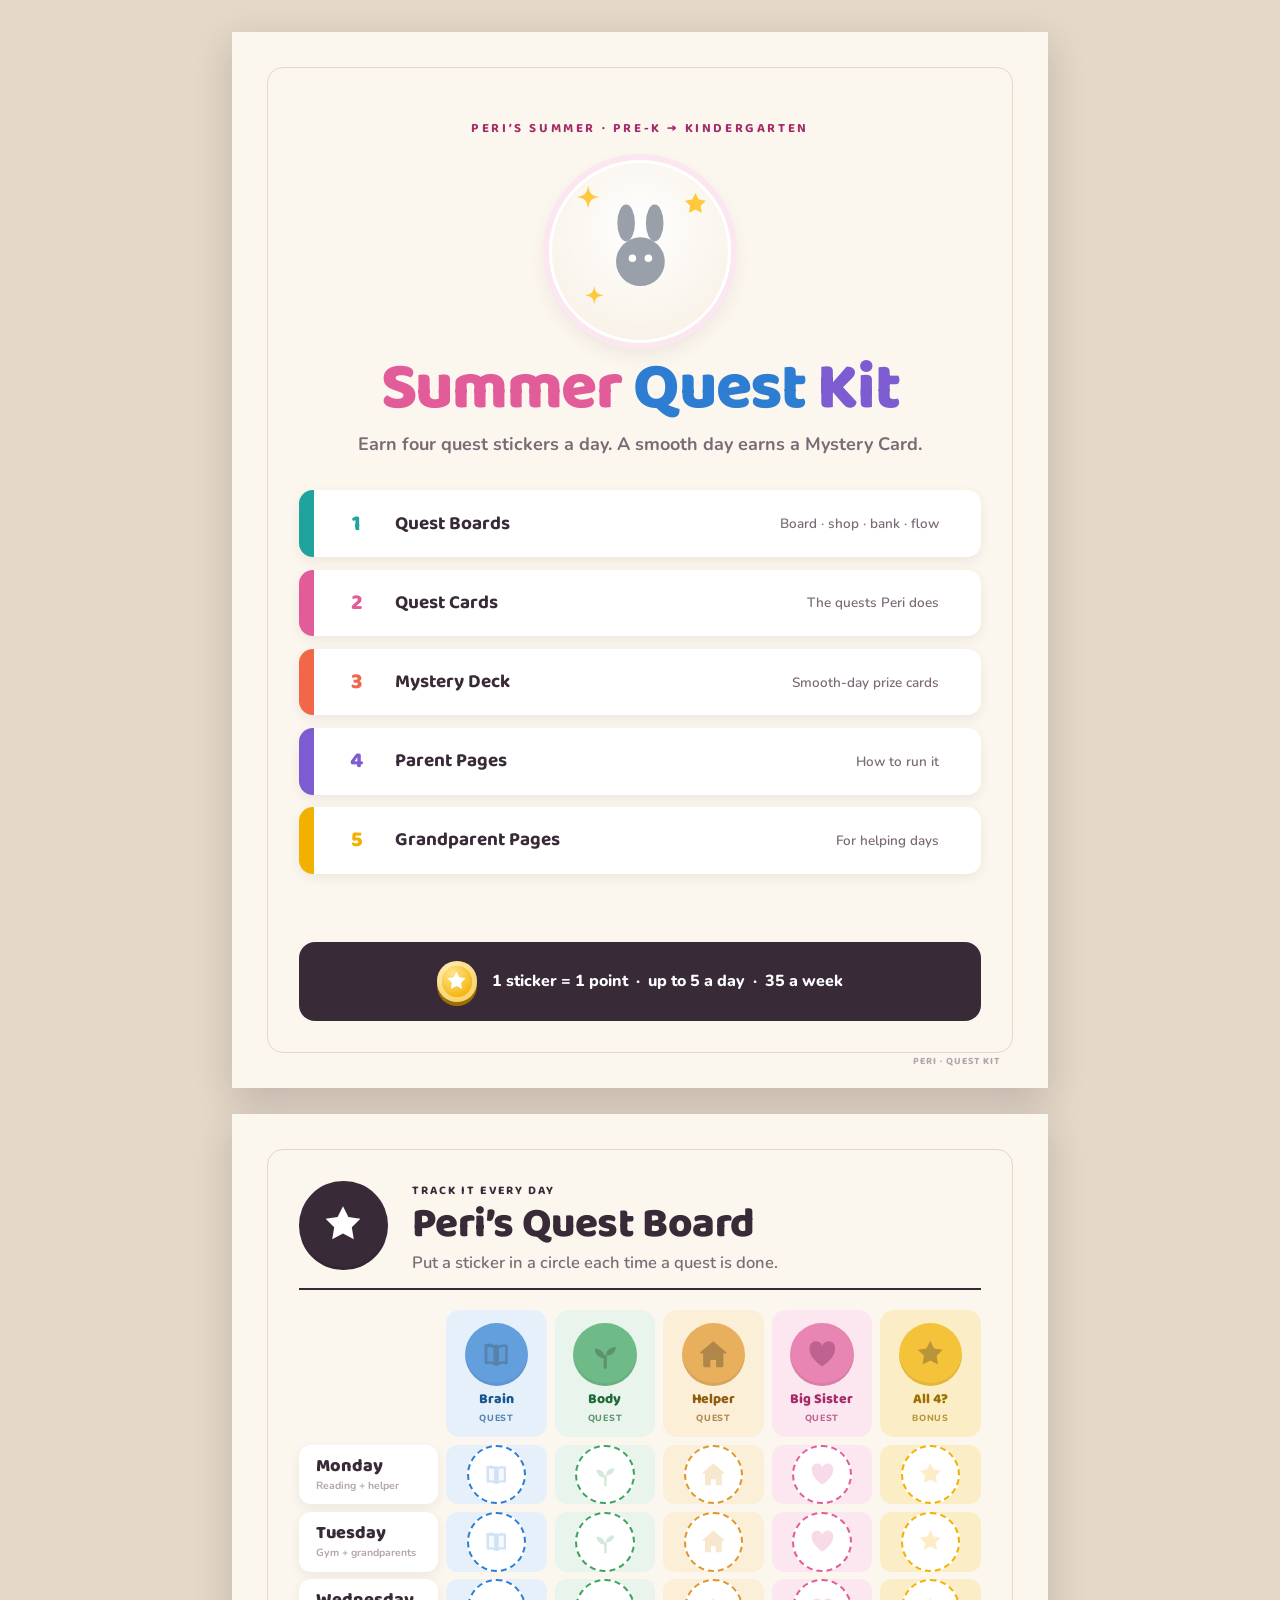
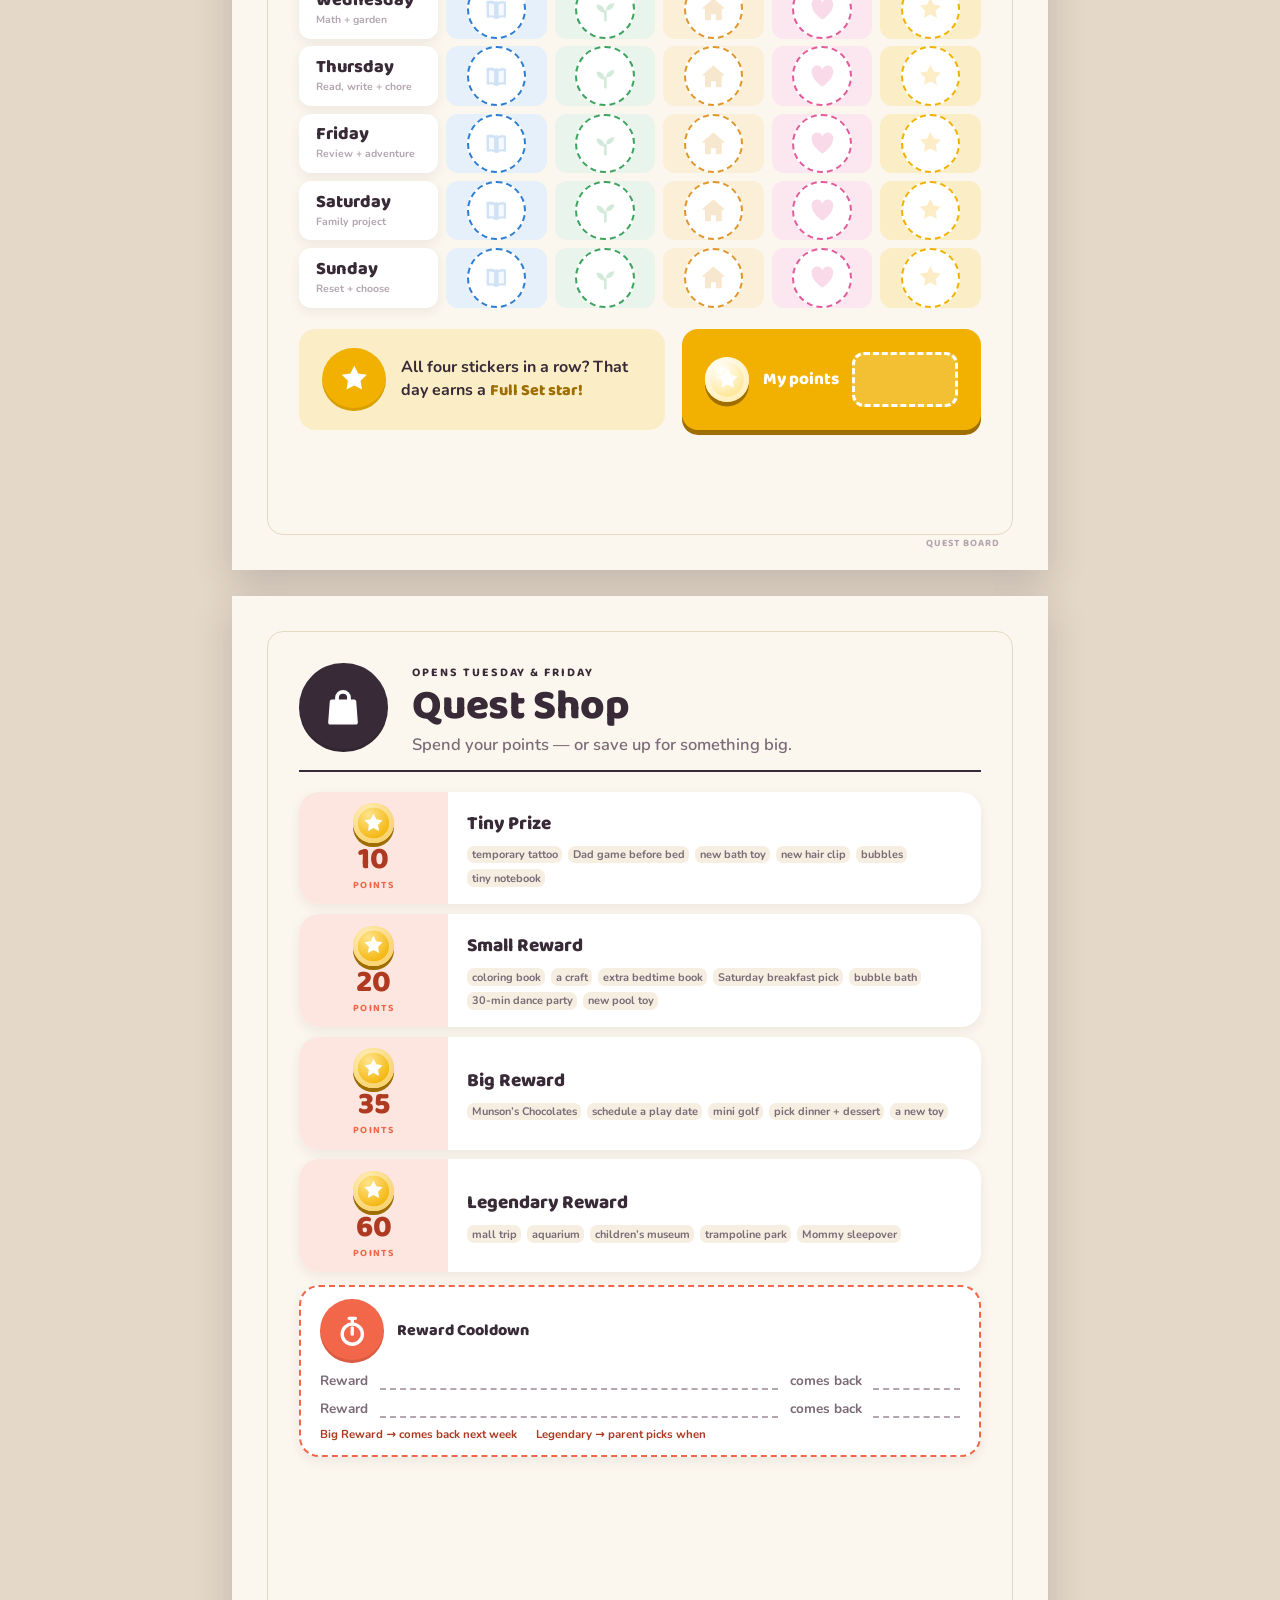
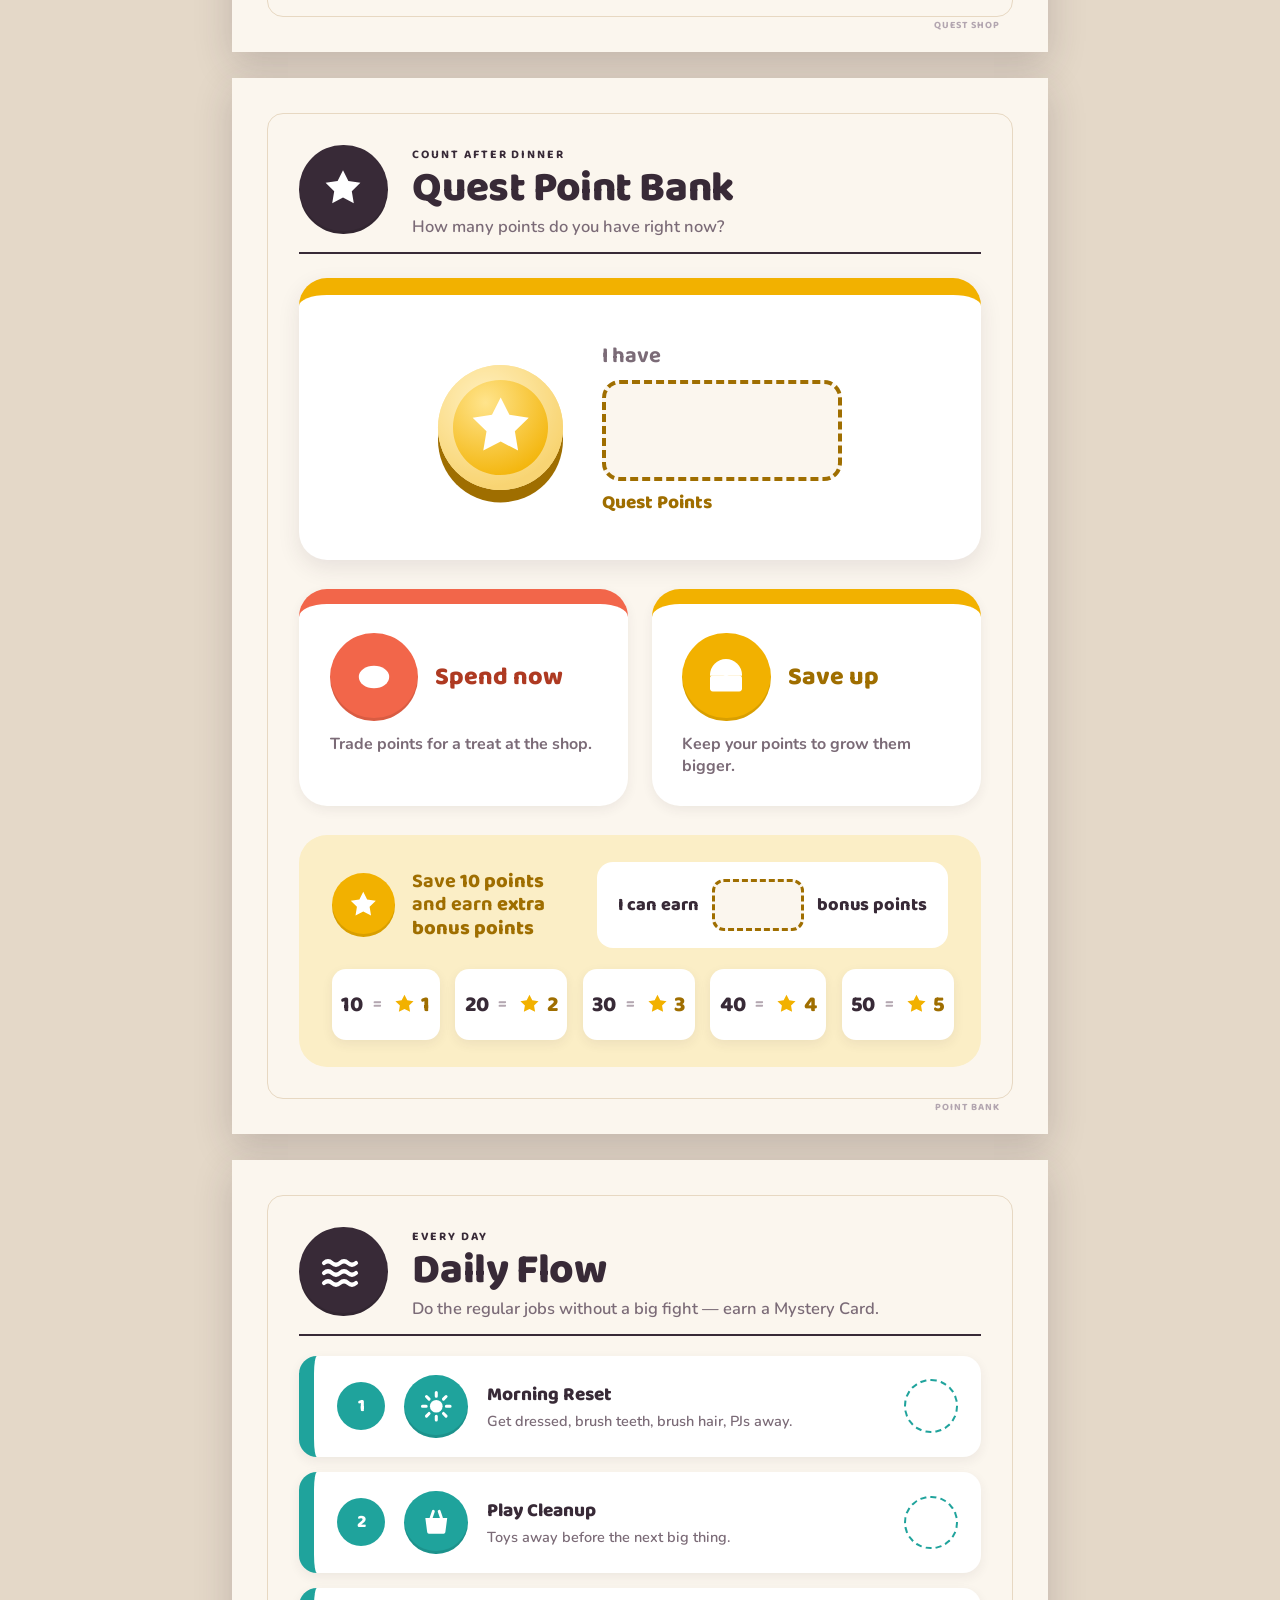
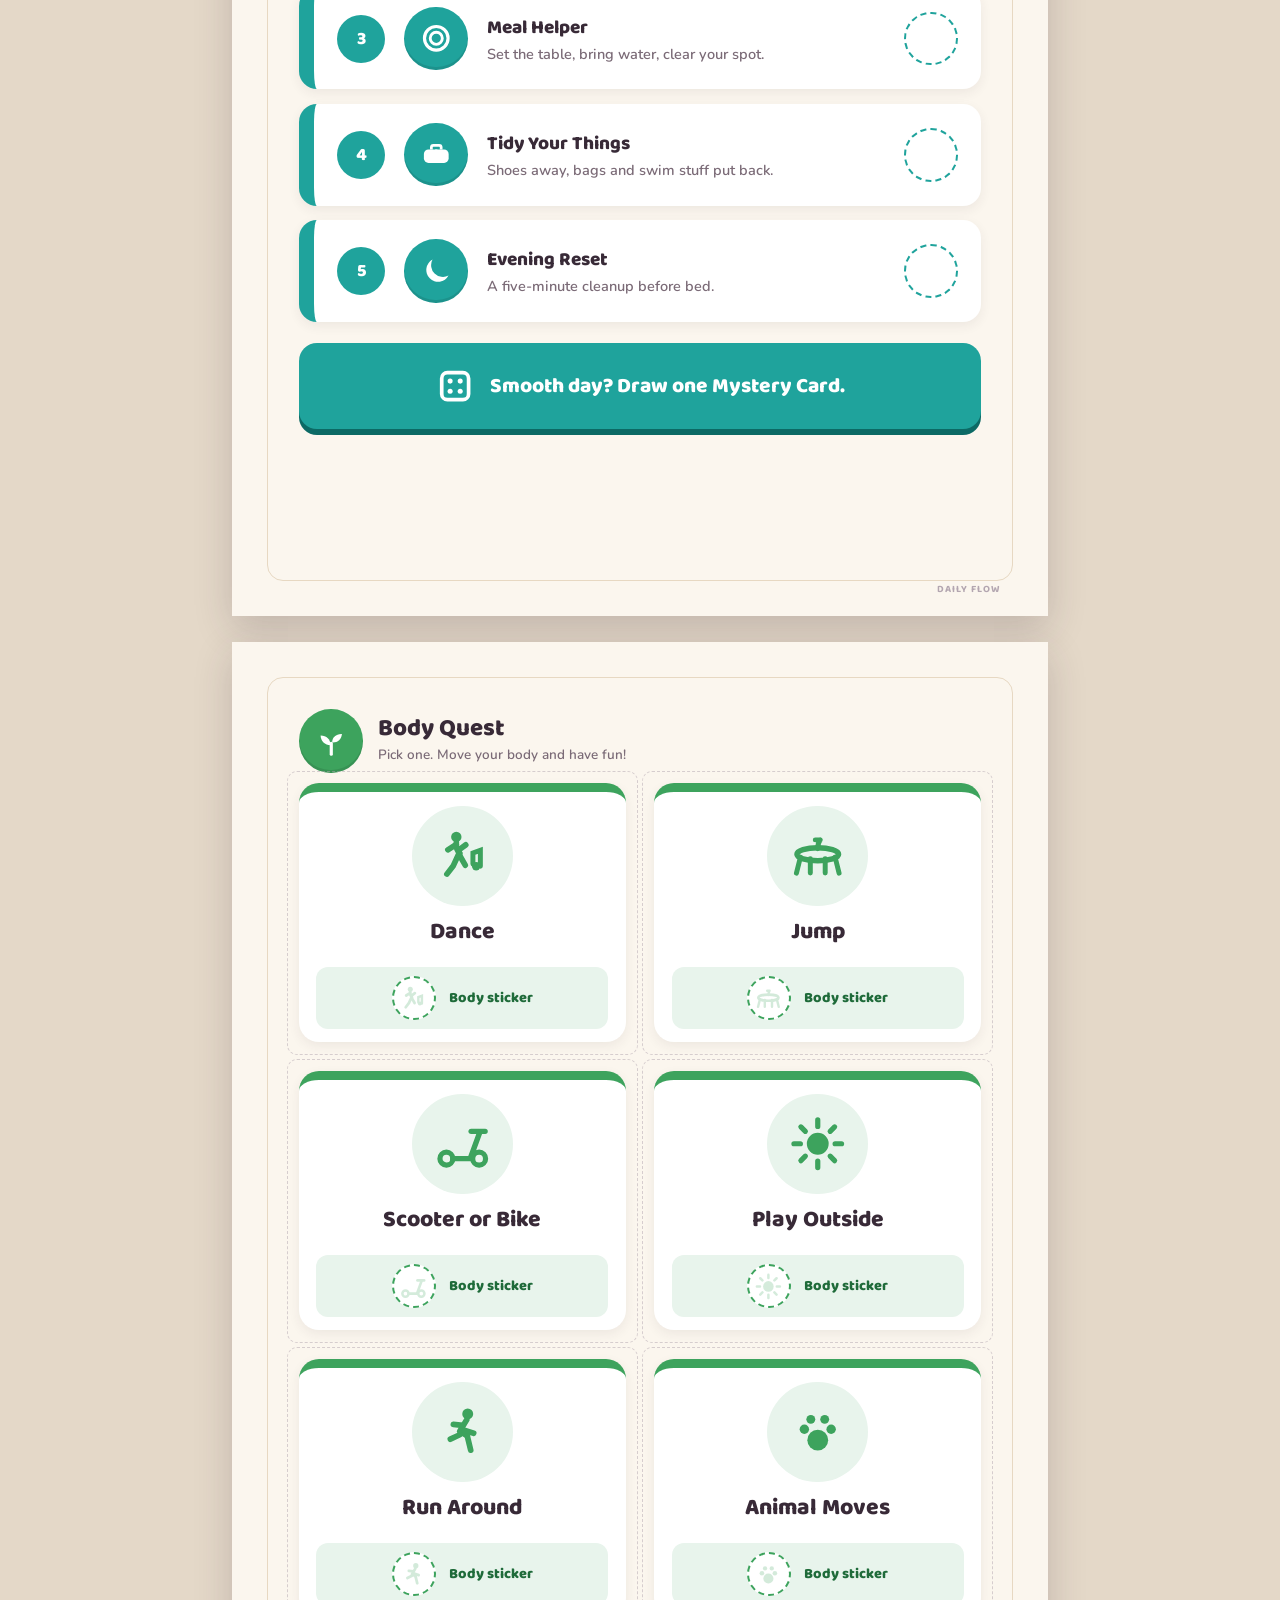
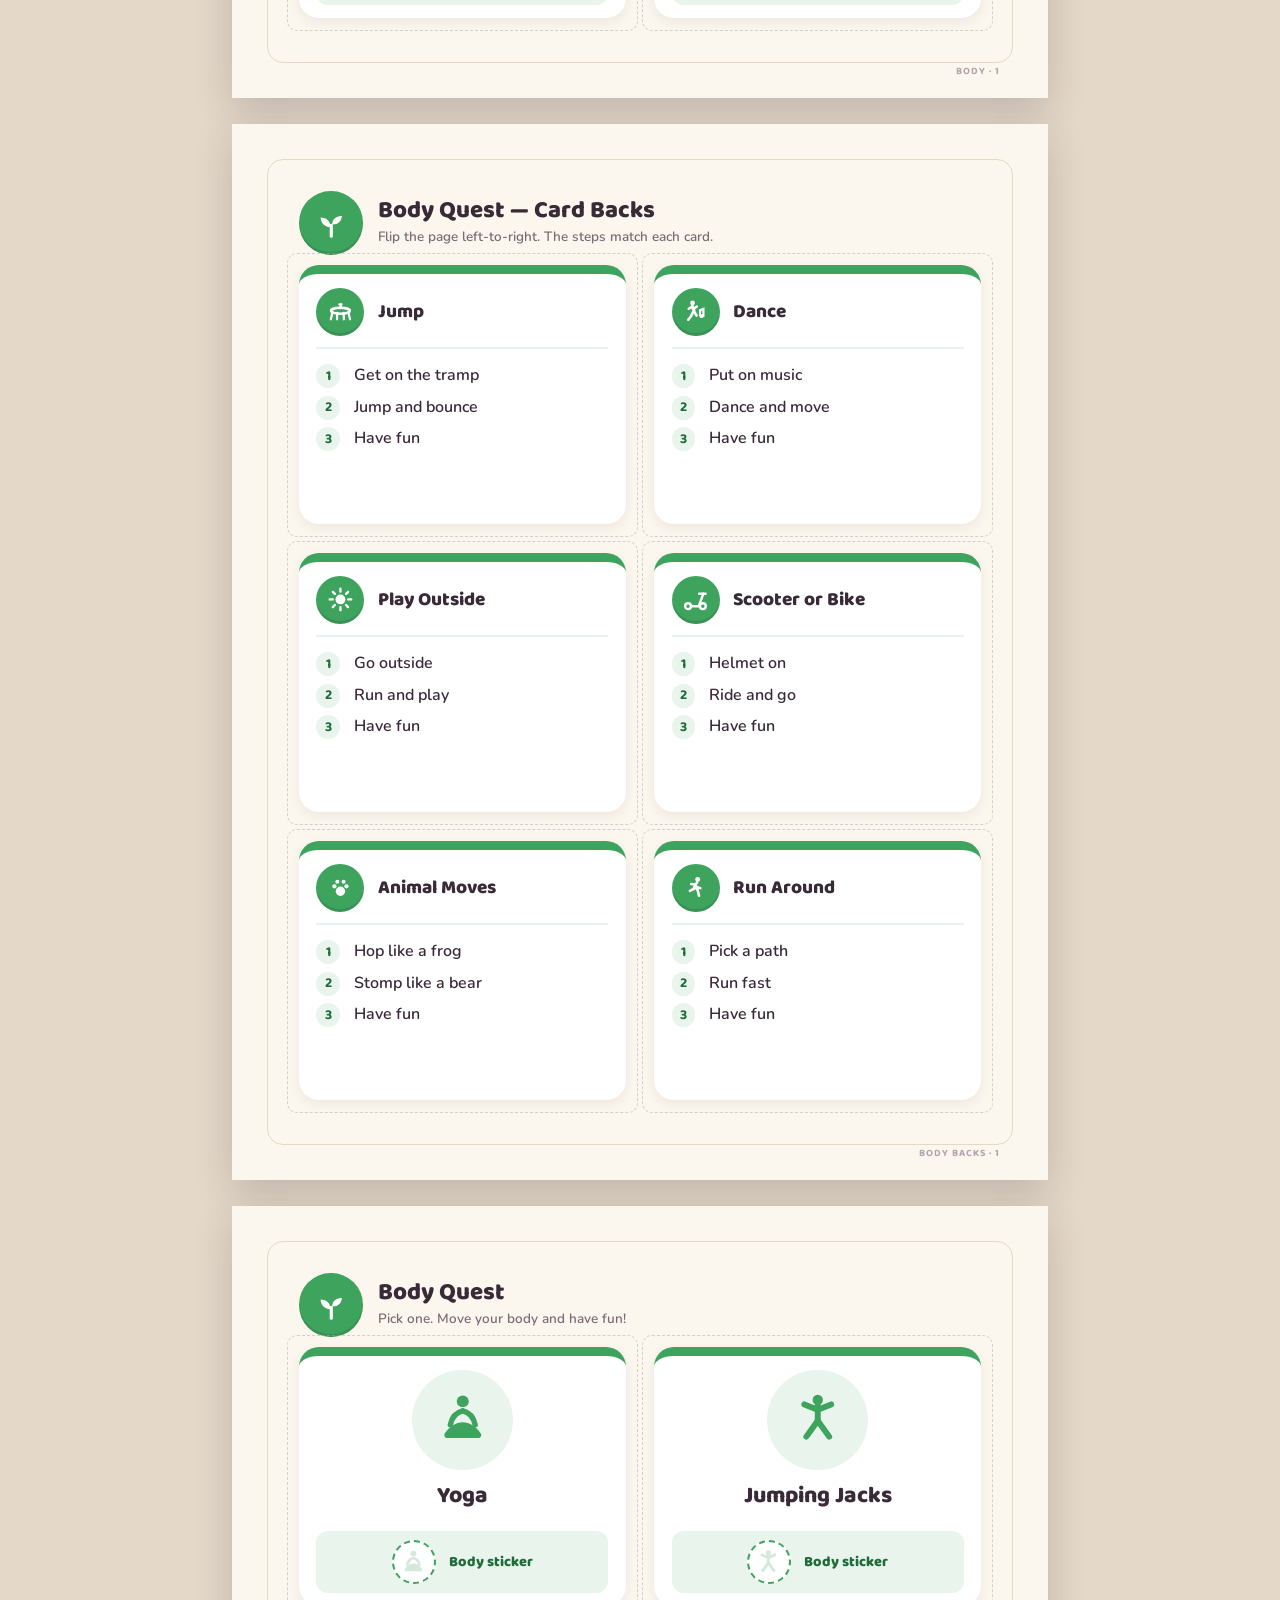
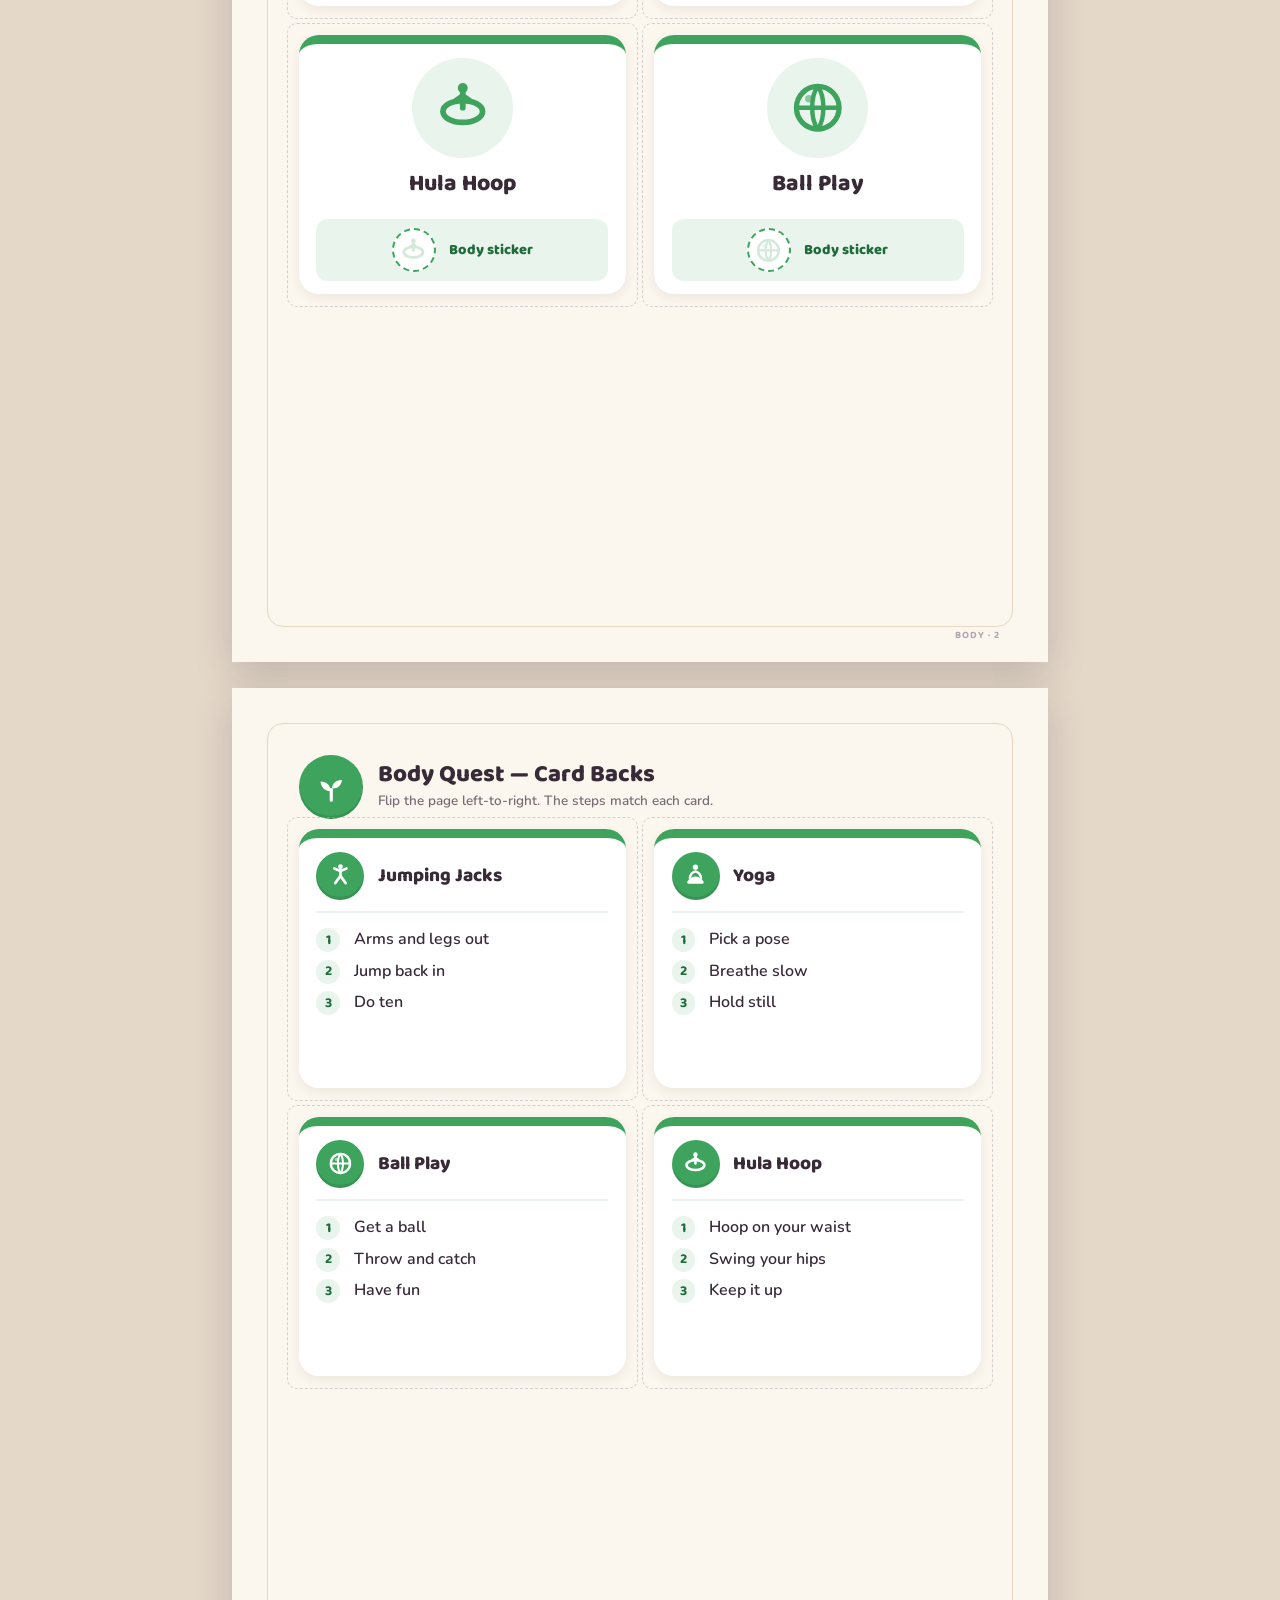
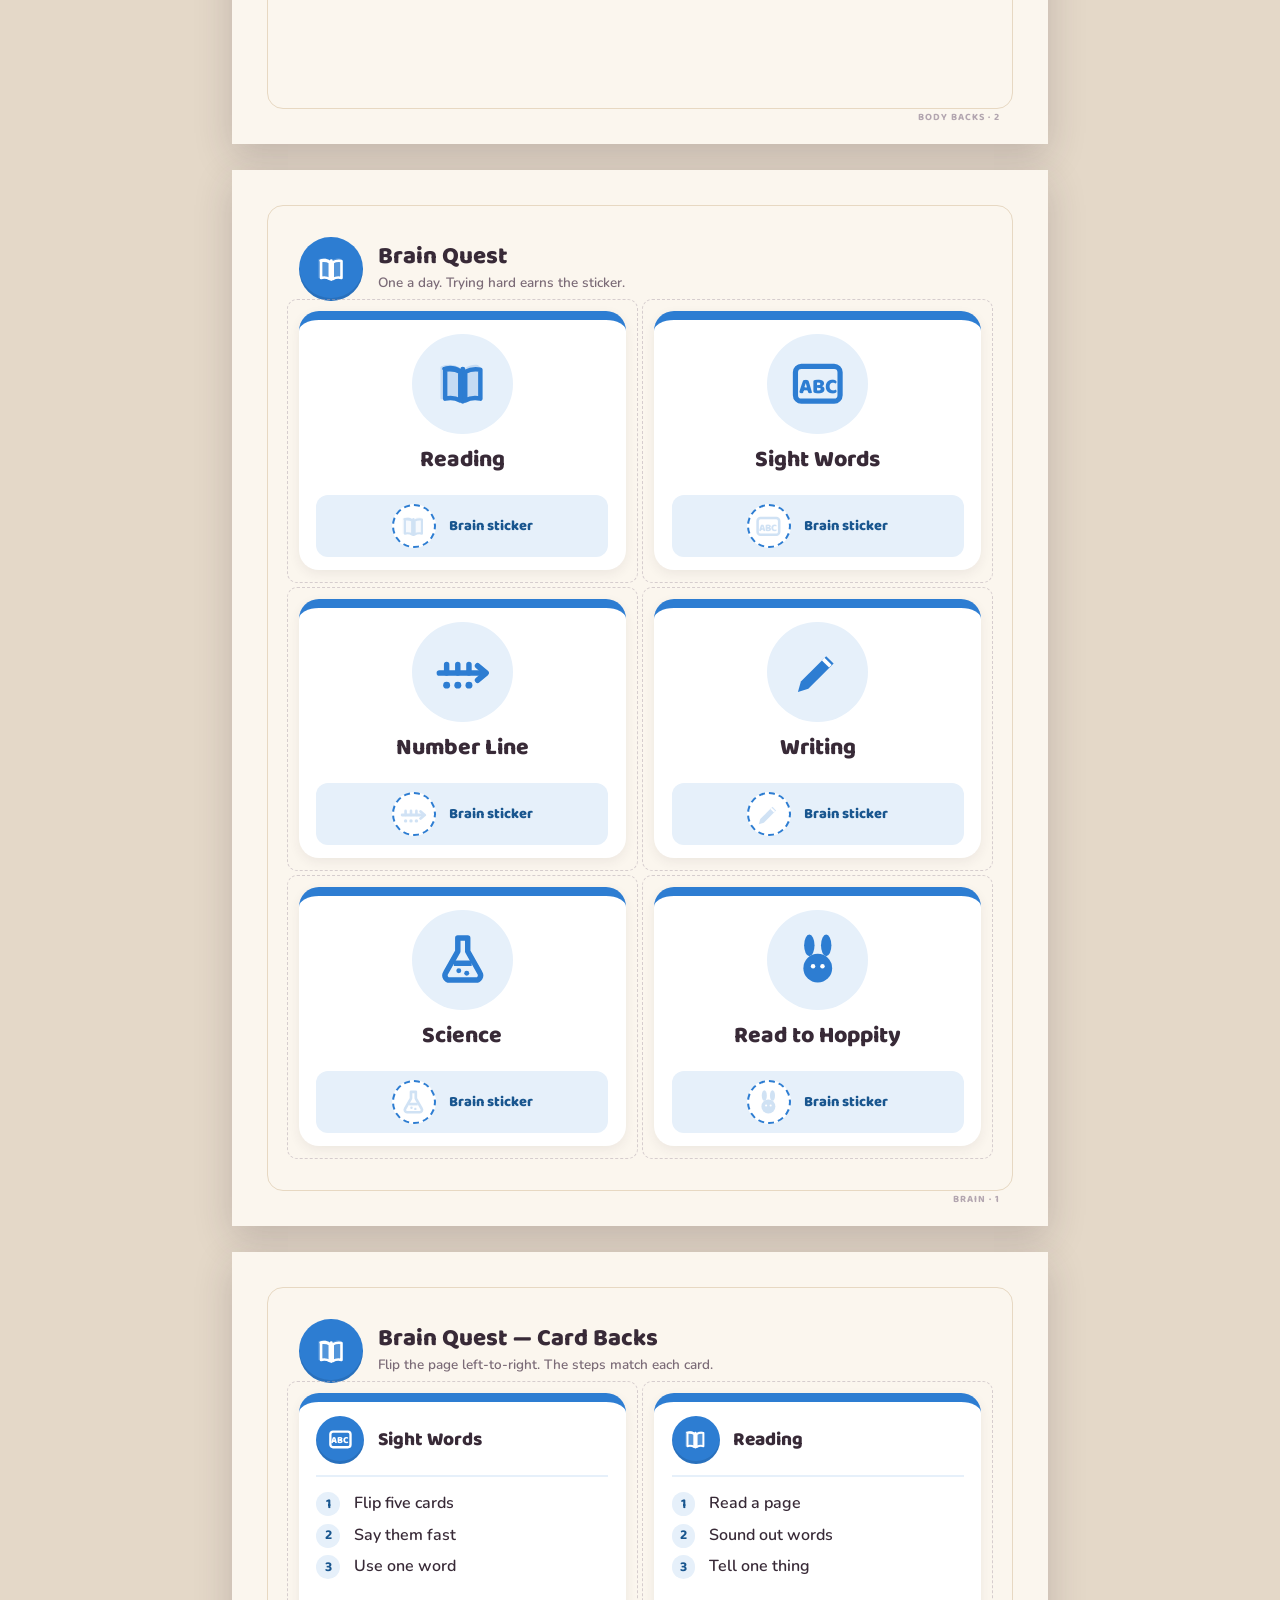
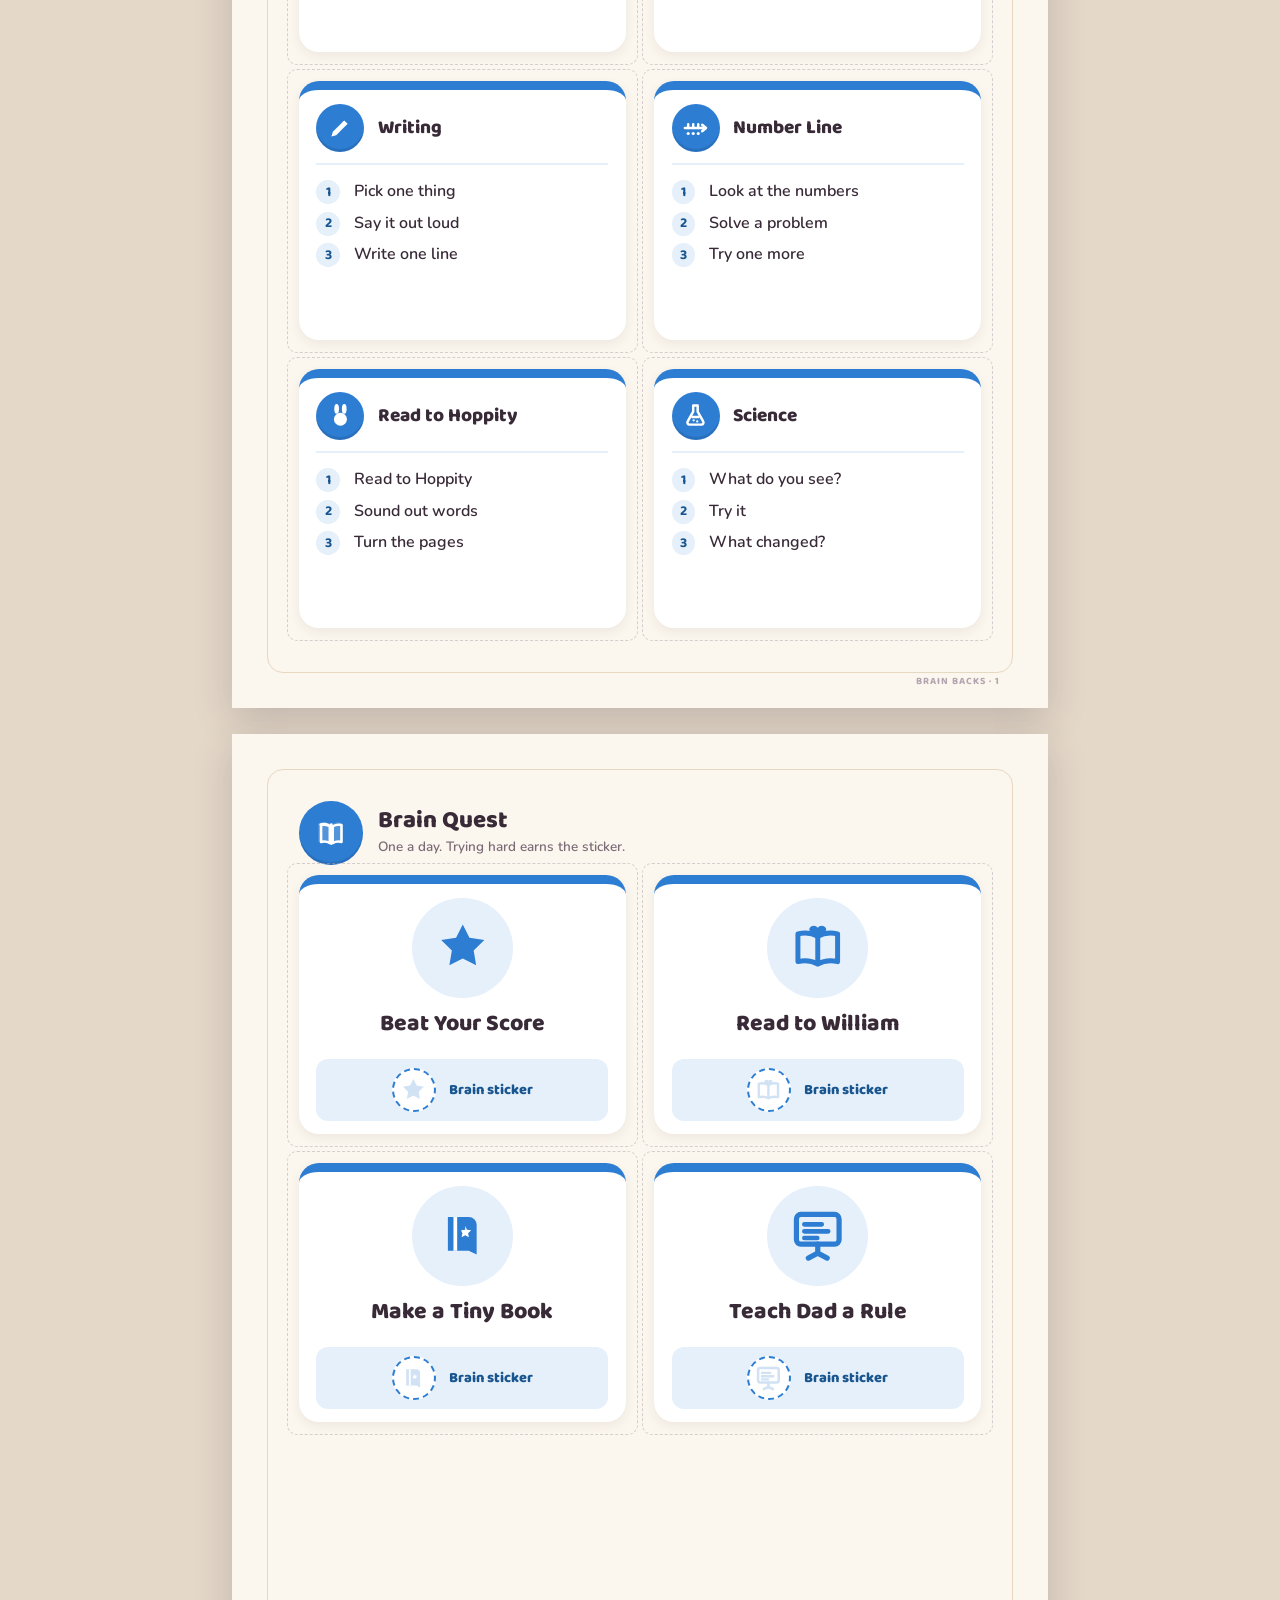
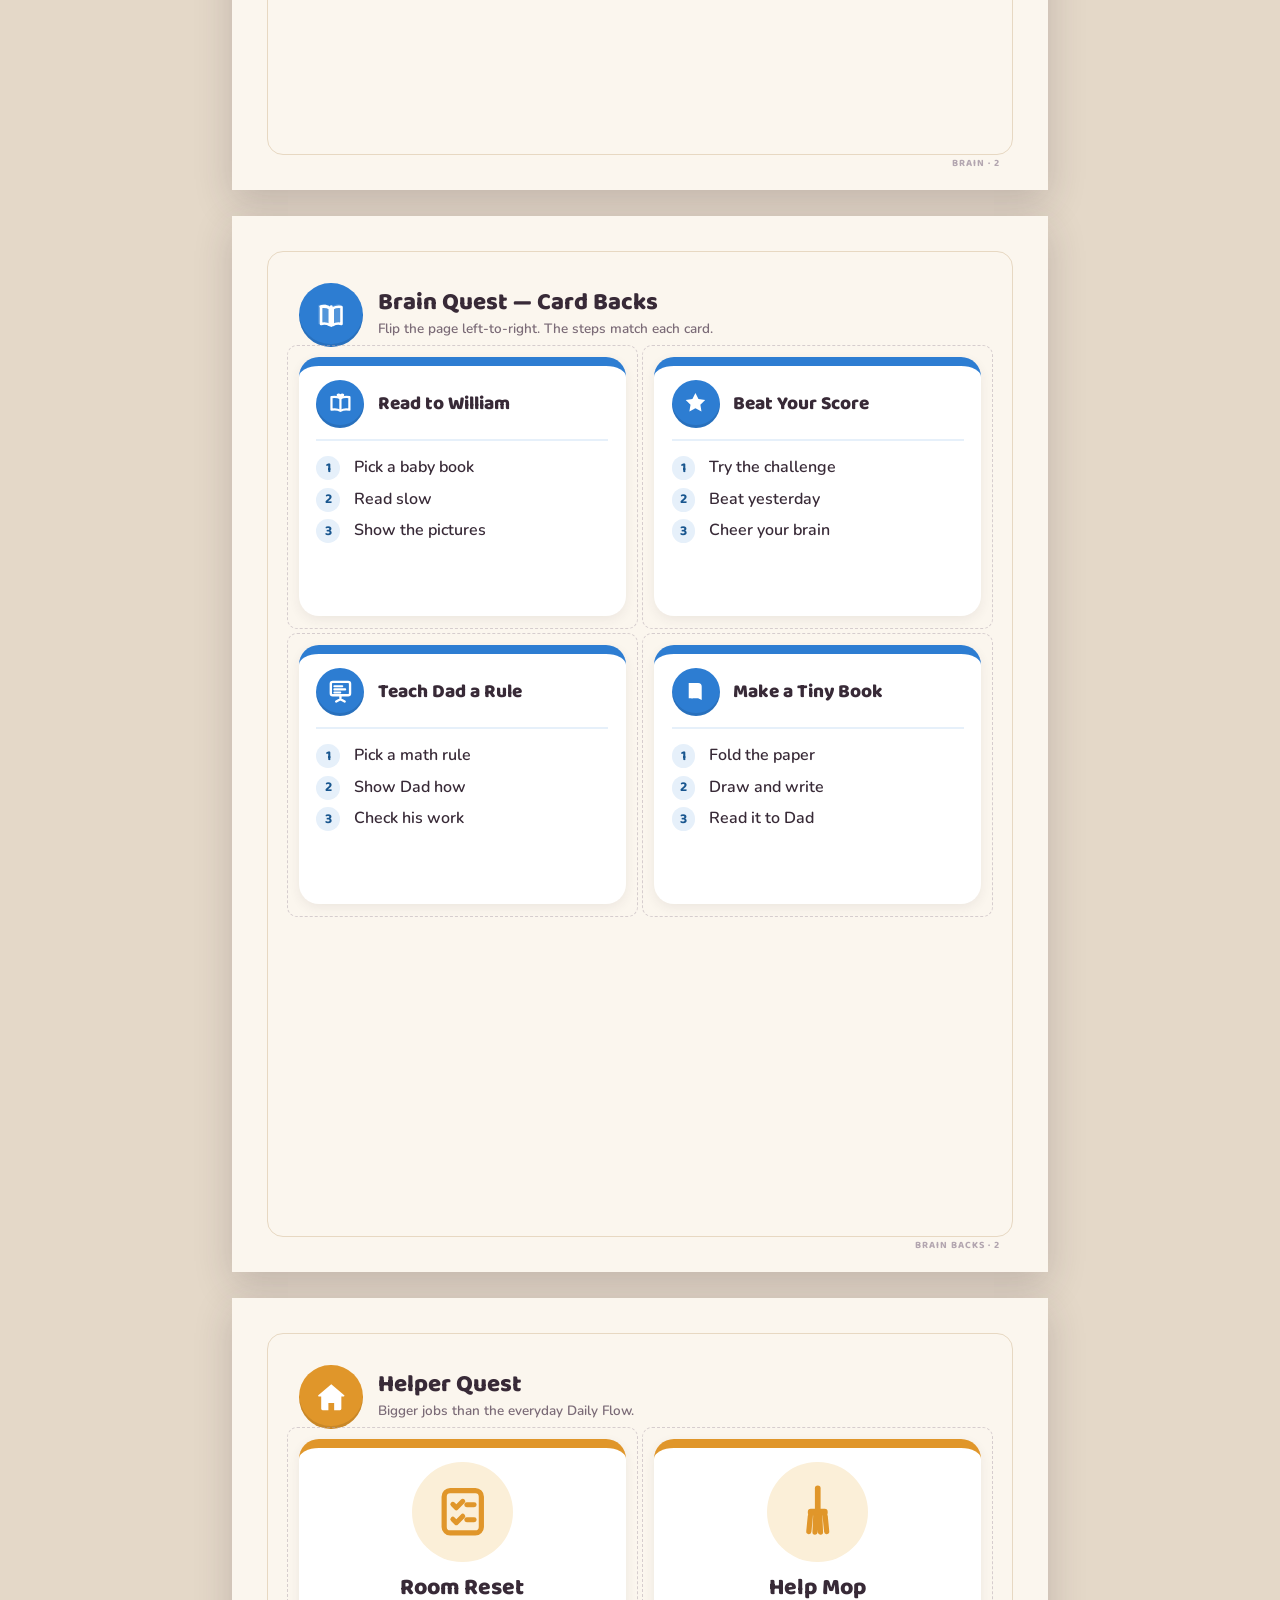
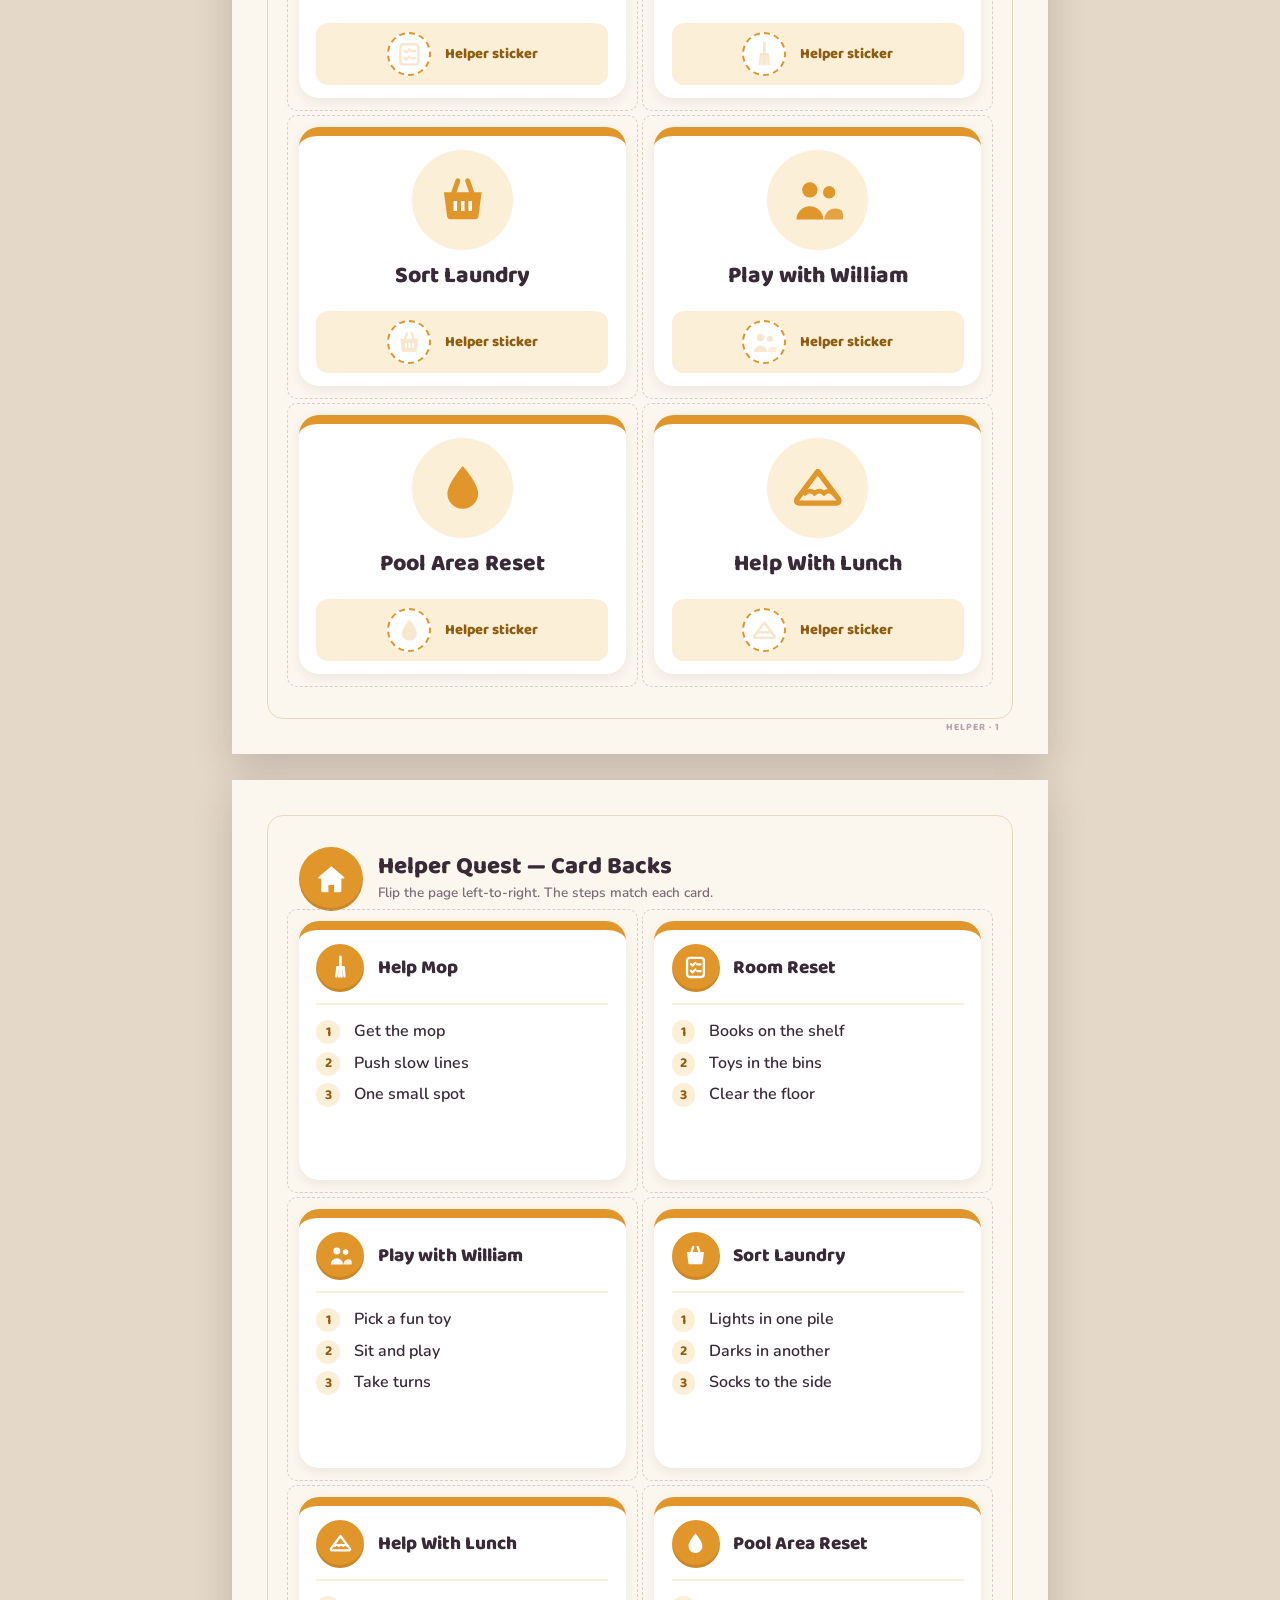
<file: Peri's Quest Kit.html>
<!DOCTYPE html>
<html lang="en">
<head>
<meta charset="utf-8">
<meta name="viewport" content="width=device-width, initial-scale=1">
<title>Peri's Summer Quest Kit</title>
<link rel="stylesheet" href="quest-kit.css">
<link rel="stylesheet" href="quest-pages.css">
<template id="__bundler_thumbnail">
<svg viewBox="0 0 100 100" xmlns="http://www.w3.org/2000/svg"><rect width="100" height="100" rx="16" fill="#FBF6EE"/><g transform="translate(50 50)"><circle r="30" fill="#FCE7F1"/><g fill="#FFC83D"><path d="M-18 -10 -15 -4 -9 -3 -13 2 -12 8 -18 5 -24 8 -23 2 -27 -3 -21 -4Z"/></g><g fill="#9AA0AA" transform="translate(6 4)"><ellipse cx="-5" cy="-10" rx="3" ry="7"/><ellipse cx="5" cy="-10" rx="3" ry="7"/><circle cx="0" cy="4" r="9"/></g></g></svg>
</template>
</head>
<body>
<svg class="icon-sprite" aria-hidden="true">
<symbol id="i-book" viewBox="0 0 24 24"><path d="M11 5.6C8.8 4.2 6.1 4 3.4 4.9 3.2 5 3 5.2 3 5.5v12.2c0 .4.4.7.8.5 2.3-.7 4.6-.5 6.5.7.4.3 1 .3 1.4 0 1.9-1.2 4.2-1.4 6.5-.7.4.1.8-.1.8-.5V5.5c0-.3-.2-.5-.4-.6C18 4 15.3 4.2 13 5.6 12.4 6 11.6 6 11 5.6Z" opacity=".18"/><path d="M12 6.1v13" fill="none" stroke="currentColor" stroke-width="2" stroke-linecap="round"/><path d="M3.6 5.4C6.2 4.4 9 4.6 11.2 6c.5.3.5 1 0 1.3v0c-2-1.1-4.3-1.3-6.5-.7-.5.1-1-.2-1-.7 0-.3.2-.6.5-.7Z"/><path d="M11 7.2v11.6c-1.9-1.1-4-1.3-6.1-.8V6.3c2.1-.4 4.3-.1 6.1.9Z" fill="none" stroke="currentColor" stroke-width="1.8" stroke-linejoin="round"/><path d="M13 7.2v11.6c1.9-1.1 4-1.3 6.1-.8V6.3c-2.1-.4-4.3-.1-6.1.9Z" fill="none" stroke="currentColor" stroke-width="1.8" stroke-linejoin="round"/></symbol>
<symbol id="i-sprout" viewBox="0 0 24 24"><path d="M12 21v-7.5" fill="none" stroke="currentColor" stroke-width="2.2" stroke-linecap="round"/><path d="M11.5 14.5C11.5 10.8 8.7 8 4.6 8 4.6 11.9 7.6 14.7 11.5 14.7Z"/><path d="M12.6 12.8C12.6 9.2 15.4 6.7 19.4 6.9 19.1 10.7 16.4 13 12.6 12.8Z"/></symbol>
<symbol id="i-house" viewBox="0 0 24 24"><path d="M12 3 3 10.6c-.3.3-.1.8.3.8H5V20a1 1 0 0 0 1 1h4v-5h4v5h4a1 1 0 0 0 1-1v-8.6h1.7c.4 0 .6-.5.3-.8Z"/></symbol>
<symbol id="i-heart" viewBox="0 0 24 24"><path d="M12 20.5C12 20.5 3.2 14.8 3.2 8.9A4.4 4.4 0 0 1 12 6.2a4.4 4.4 0 0 1 8.8 2.7C20.8 14.8 12 20.5 12 20.5Z"/></symbol>
<symbol id="i-bag" viewBox="0 0 24 24"><path d="M6.4 8.2h11.2a1 1 0 0 1 1 .9l.8 10.4a1.2 1.2 0 0 1-1.2 1.3H5.8a1.2 1.2 0 0 1-1.2-1.3l.8-10.4a1 1 0 0 1 1-.9Z"/><path d="M9 9V7.4a3 3 0 0 1 6 0V9" fill="none" stroke="#fff" stroke-width="1.9" stroke-linecap="round"/></symbol>
<symbol id="i-bubble" viewBox="0 0 24 24"><path d="M5 4.5h14a2.2 2.2 0 0 1 2.2 2.2v7.1A2.2 2.2 0 0 1 19 16H11l-4 3.2c-.5.4-1.2 0-1.2-.6V16H5a2.2 2.2 0 0 1-2.2-2.2V6.7A2.2 2.2 0 0 1 5 4.5Z"/></symbol>
<symbol id="i-loop" viewBox="0 0 24 24"><ellipse cx="12" cy="13.5" rx="8" ry="4.4" fill="none" stroke="currentColor" stroke-width="2.3"/><circle cx="12" cy="4" r="2"/><path d="M12 6v6" fill="none" stroke="currentColor" stroke-width="2.3" stroke-linecap="round"/><path d="M12 7.2 9.4 9M12 7.2l2.6 1.8" fill="none" stroke="currentColor" stroke-width="2.2" stroke-linecap="round"/></symbol>
<symbol id="i-star" viewBox="0 0 24 24"><path d="M12 2.6 14.7 8l6 .9-4.3 4.2 1 6L12 16.3 6.6 19.1l1-6L3.3 8.9l6-.9Z"/></symbol>
<symbol id="i-bunny" viewBox="0 0 24 24"><ellipse cx="8.6" cy="6.2" rx="2.1" ry="4.4"/><ellipse cx="15.4" cy="6.2" rx="2.1" ry="4.4"/><circle cx="12" cy="15.4" r="5.8"/><circle cx="10.1" cy="14.6" r=".9" fill="#fff"/><circle cx="13.9" cy="14.6" r=".9" fill="#fff"/></symbol>
<symbol id="i-spark" viewBox="0 0 24 24"><path d="M12 2c.7 5 1.9 6.2 7 7-5.1.8-6.3 2-7 7-.7-5-1.9-6.2-7-7 5.1-.8 6.3-2 7-7Z"/></symbol>
<symbol id="i-gift" viewBox="0 0 24 24"><rect x="3.6" y="7.6" width="16.8" height="3.4" rx="1.1"/><path d="M5 11h14v8a1.2 1.2 0 0 1-1.2 1.2H6.2A1.2 1.2 0 0 1 5 19Z"/><path d="M12 7.6V20" stroke="#fff" stroke-width="1.7"/><circle cx="9.4" cy="5.4" r="2.1"/><circle cx="14.6" cy="5.4" r="2.1"/></symbol>
<symbol id="i-timer" viewBox="0 0 24 24"><circle cx="12" cy="14" r="7" fill="none" stroke="currentColor" stroke-width="2.3"/><path d="M12 14V9.6" fill="none" stroke="currentColor" stroke-width="2.3" stroke-linecap="round"/><path d="M9.8 3h4.4M12 3v3" fill="none" stroke="currentColor" stroke-width="2.3" stroke-linecap="round"/></symbol>
<symbol id="i-candy" viewBox="0 0 24 24"><ellipse cx="12" cy="12" rx="7.6" ry="5.6"/><ellipse cx="10" cy="10.4" rx="2.1" ry="1.4" fill="#fff" opacity=".55"/></symbol>
<symbol id="i-check" viewBox="0 0 24 24"><path d="M5 13l4.2 4.2L19 6.6" fill="none" stroke="currentColor" stroke-width="3.1" stroke-linecap="round" stroke-linejoin="round"/></symbol>
<symbol id="i-droplet" viewBox="0 0 24 24"><path d="M12 3.2s6.2 7 6.2 11.1A6.2 6.2 0 0 1 5.8 14.3C5.8 10.2 12 3.2 12 3.2Z"/></symbol>
<symbol id="i-pencil" viewBox="0 0 24 24"><path d="M4 20.2l1.2-4.3L15.4 5.7l3 3L8.2 18.9Z"/><path d="M14.2 6.9l2.9 2.9" stroke="#fff" stroke-width="1.5"/></symbol>
<symbol id="i-flask" viewBox="0 0 24 24"><path d="M10 3.2h4v5.4l4.9 8.7a1.9 1.9 0 0 1-1.7 2.9H6.8a1.9 1.9 0 0 1-1.7-2.9L10 8.6Z" fill="none" stroke="currentColor" stroke-width="2.2" stroke-linejoin="round"/><path d="M8.4 13.4h7.2" stroke="currentColor" stroke-width="2.2"/><circle cx="10.4" cy="16.4" r="1"/><circle cx="13.6" cy="17.4" r="1"/></symbol>
<symbol id="i-numline" viewBox="0 0 24 24"><path d="M2.6 12.5h16.4" fill="none" stroke="currentColor" stroke-width="2.3" stroke-linecap="round"/><path d="M18 9.6 21.4 12.5 18 15.4" fill="none" stroke="currentColor" stroke-width="2.3" stroke-linecap="round" stroke-linejoin="round"/><path d="M5.5 12.5v-3.4M10 12.5v-3.4M14.5 12.5v-3.4" fill="none" stroke="currentColor" stroke-width="2.2" stroke-linecap="round"/><circle cx="5.5" cy="17.4" r="1.4"/><circle cx="10" cy="17.4" r="1.4"/><circle cx="14.5" cy="17.4" r="1.4"/></symbol>
<symbol id="i-flash" viewBox="0 0 24 24"><rect x="3" y="5.5" width="18" height="13" rx="2.6" fill="none" stroke="currentColor" stroke-width="2.2"/><path d="M8.2 15l2.4-6 2.4 6M9 13h3.2" fill="none" stroke="currentColor" stroke-width="1.9" stroke-linecap="round" stroke-linejoin="round"/><circle cx="16" cy="13.6" r="1.1"/></symbol>
<symbol id="i-box" viewBox="0 0 24 24"><path d="M4 8.4h16V19a1.2 1.2 0 0 1-1.2 1.2H5.2A1.2 1.2 0 0 1 4 19Z"/><rect x="2.8" y="5" width="18.4" height="3.4" rx="1"/></symbol>
<symbol id="i-basket" viewBox="0 0 24 24"><path d="M4.4 9h15.2l-1.3 9.9a1.2 1.2 0 0 1-1.2 1H6.9a1.2 1.2 0 0 1-1.2-1Z"/><path d="M8.4 9 10 4.4M15.6 9 14 4.4" fill="none" stroke="currentColor" stroke-width="2" stroke-linecap="round"/><path d="M9 12.5v4M12 12.5v4M15 12.5v4" stroke="#fff" stroke-width="1.4"/></symbol>
<symbol id="i-sock" viewBox="0 0 24 24"><path d="M9 3.2h4v8.2c0 .9.4 1.4 1.4 2l3 1.9c2.4 1.5 1.5 5.1-1.8 5.1-1.1 0-1.9-.3-2.8-.9l-4.2-2.7C6.4 17.6 6 16 6 14.2V6.2c0-2 1.4-3 3-3Z"/></symbol>
<symbol id="i-table" viewBox="0 0 24 24"><rect x="3" y="8.2" width="18" height="2.6" rx="1.1"/><path d="M5.6 10.8V19M18.4 10.8V19" fill="none" stroke="currentColor" stroke-width="2.4" stroke-linecap="round"/></symbol>
<symbol id="i-plate" viewBox="0 0 24 24"><circle cx="12" cy="12" r="8.2" fill="none" stroke="currentColor" stroke-width="2.2"/><circle cx="12" cy="12" r="4.2" fill="none" stroke="currentColor" stroke-width="2"/></symbol>
<symbol id="i-paw" viewBox="0 0 24 24"><circle cx="12" cy="15.4" r="4.2"/><circle cx="6.6" cy="11" r="1.9"/><circle cx="17.4" cy="11" r="1.9"/><circle cx="9.2" cy="7" r="1.8"/><circle cx="14.8" cy="7" r="1.8"/></symbol>
<symbol id="i-swap" viewBox="0 0 24 24"><path d="M6 8.4h11l-3-3M18 15.6H7l3 3" fill="none" stroke="currentColor" stroke-width="2.3" stroke-linecap="round" stroke-linejoin="round"/></symbol>
<symbol id="i-lock" viewBox="0 0 24 24"><rect x="5" y="10.2" width="14" height="9.6" rx="2.2"/><path d="M8 10.2V7.4a4 4 0 0 1 8 0v2.8" fill="none" stroke="currentColor" stroke-width="2.3"/><circle cx="12" cy="14.6" r="1.5" fill="#fff"/></symbol>
<symbol id="i-baby" viewBox="0 0 24 24"><circle cx="12" cy="8" r="4.2"/><path d="M5 21a7 7 0 0 1 14 0Z"/><circle cx="10.4" cy="8" r=".8" fill="#fff"/><circle cx="13.6" cy="8" r=".8" fill="#fff"/></symbol>
<symbol id="i-people" viewBox="0 0 24 24"><circle cx="8.8" cy="8" r="3.1"/><path d="M3.4 20a5.4 5.4 0 0 1 10.8 0Z"/><circle cx="16.6" cy="9" r="2.5"/><path d="M14.6 20a4.6 4.6 0 0 1 6.9-3.9 4.6 4.6 0 0 1 .5 3.9Z" opacity=".85"/></symbol>
<symbol id="i-chest" viewBox="0 0 24 24"><path d="M4 11a8 8 0 0 1 16 0v.4H4Z"/><rect x="4" y="11.2" width="16" height="8" rx="1.4"/><rect x="10.6" y="11" width="2.8" height="4.4" rx="1" fill="#fff"/></symbol>
<symbol id="i-sun" viewBox="0 0 24 24"><circle cx="12" cy="12" r="4.4"/><path d="M12 2.4v2.6M12 19v2.6M2.4 12H5M19 12h2.6M5.2 5.2 7 7M17 17l1.8 1.8M18.8 5.2 17 7M7 17l-1.8 1.8" fill="none" stroke="currentColor" stroke-width="2.1" stroke-linecap="round"/></symbol>
<symbol id="i-moon" viewBox="0 0 24 24"><path d="M20.5 15A8.2 8.2 0 0 1 9.4 3.9 8.2 8.2 0 1 0 20.5 15Z"/></symbol>
<symbol id="i-bed" viewBox="0 0 24 24"><path d="M3 19v-7M3 14h14a3.4 3.4 0 0 1 3.4 3.4V19M21 19v-5.2" fill="none" stroke="currentColor" stroke-width="2.3" stroke-linecap="round"/><path d="M6.2 14v-2.2a1.4 1.4 0 0 1 1.4-1.4h3.2a1.4 1.4 0 0 1 1.4 1.4V14Z"/></symbol>
<symbol id="i-shoe" viewBox="0 0 24 24"><path d="M3 16.4V10.6l3 1 4.2 3 7.6 1A3 3 0 0 1 21 19.4v.6a1 1 0 0 1-1 1H4a1 1 0 0 1-1-1Z"/></symbol>
<symbol id="i-trophy" viewBox="0 0 24 24"><path d="M7 4h10v3.5a5 5 0 0 1-10 0Z"/><path d="M7 5.4H4.4v1A3 3 0 0 0 7.4 9.4M17 5.4h2.6v1a3 3 0 0 1-3 3" fill="none" stroke="currentColor" stroke-width="2"/><path d="M11 12.2h2v3.6h-2Z"/><path d="M8 20.2h8v-1.8a1 1 0 0 0-1-1H9a1 1 0 0 0-1 1Z"/></symbol>
<symbol id="i-note" viewBox="0 0 24 24"><path d="M9 18.4V6.2l9.5-2v10.4" fill="none" stroke="currentColor" stroke-width="2.2" stroke-linecap="round"/><circle cx="6.8" cy="18.2" r="2.6"/><circle cx="16.3" cy="16.4" r="2.6"/></symbol>
<symbol id="i-tv" viewBox="0 0 24 24"><rect x="3" y="6" width="18" height="12" rx="2.4" fill="none" stroke="currentColor" stroke-width="2.2"/><path d="M9 21h6" stroke="currentColor" stroke-width="2.2" stroke-linecap="round"/><path d="M10 9.6l4 2.4-4 2.4Z"/></symbol>
<symbol id="i-crown" viewBox="0 0 24 24"><path d="M3.6 8.4 7 11.6l5-6.2 5 6.2 3.4-3.2L19 18H5Z"/><circle cx="3.6" cy="7.4" r="1.4"/><circle cx="20.4" cy="7.4" r="1.4"/><circle cx="12" cy="4.4" r="1.5"/></symbol>
<symbol id="i-die" viewBox="0 0 24 24"><rect x="4" y="4" width="16" height="16" rx="3.4" fill="none" stroke="currentColor" stroke-width="2.2"/><circle cx="9" cy="9" r="1.5"/><circle cx="15" cy="9" r="1.5"/><circle cx="9" cy="15" r="1.5"/><circle cx="15" cy="15" r="1.5"/></symbol>
<symbol id="i-key" viewBox="0 0 24 24"><circle cx="8" cy="8" r="4.4" fill="none" stroke="currentColor" stroke-width="2.3"/><path d="M11 11l8 8M16 16l2-2M18.5 18.5l1.5-1.5" fill="none" stroke="currentColor" stroke-width="2.3" stroke-linecap="round"/></symbol>
<symbol id="i-hand" viewBox="0 0 24 24"><path d="M7 13V6.6a1.5 1.5 0 0 1 3 0V11m0-.4V5a1.5 1.5 0 0 1 3 0v5.6m0-.6V6.4a1.5 1.5 0 0 1 3 0V14a6 6 0 0 1-6 6 5.4 5.4 0 0 1-4.3-2.1L4 14.6a1.5 1.5 0 0 1 2.3-1.9Z"/></symbol>
<symbol id="i-popcorn" viewBox="0 0 24 24"><path d="M6.5 9h11l-1 11H7.5Z"/><path d="M6 9a2.4 2.4 0 0 1 .2-4 2.6 2.6 0 0 1 4.8-1 2.6 2.6 0 0 1 5 .4 2.4 2.4 0 0 1 1.8 4.6" fill="none" stroke="currentColor" stroke-width="1.9"/><path d="M10 12v5M14 12v5" stroke="#fff" stroke-width="1.3"/></symbol>
<symbol id="i-cake" viewBox="0 0 24 24"><path d="M4 13a3 3 0 0 1 3-3h10a3 3 0 0 1 3 3v6H4Z"/><path d="M12 9V6m0 0 1.4-1.6L12 3l-1.4 1.4Z"/><path d="M4 16c2 1.4 4 1.4 5.3 0 1.4 1.4 3.4 1.4 5.4 0 1.3 1.4 3.3 1.4 5.3 0" fill="none" stroke="#fff" stroke-width="1.4"/></symbol>
<symbol id="i-ball" viewBox="0 0 24 24"><circle cx="12" cy="12" r="8.6" fill="none" stroke="currentColor" stroke-width="2.1"/><path d="M12 3.4c-3 4-3 13.2 0 17.2M12 3.4c3 4 3 13.2 0 17.2" fill="none" stroke="currentColor" stroke-width="1.8"/><path d="M3.5 12h17" fill="none" stroke="currentColor" stroke-width="1.8"/><circle cx="8.4" cy="8.4" r="1.5" opacity=".55"/></symbol>
<symbol id="i-coin" viewBox="0 0 24 24"><circle cx="12" cy="12" r="9"/><path d="M12 6.6 13.7 10l3.8.5-2.7 2.6.6 3.7L12 15.1 8.6 16.8l.6-3.7L6.5 10.5 10.3 10Z" fill="#fff"/></symbol>

<symbol id="i-swim" viewBox="0 0 24 24"><circle cx="16.4" cy="6.6" r="2.3"/><path d="M3 14.6c1.2-1 2.2-1 3.4 0 1.2 1 2.2 1 3.4 0 1.2-1 2.2-1 3.4 0 1.2 1 2.2 1 3.4 0 1.2-1 2.2-1 3.4 0" fill="none" stroke="currentColor" stroke-width="2.2" stroke-linecap="round"/><path d="M3 19c1.2-1 2.2-1 3.4 0 1.2 1 2.2 1 3.4 0 1.2-1 2.2-1 3.4 0 1.2 1 2.2 1 3.4 0 1.2-1 2.2-1 3.4 0" fill="none" stroke="currentColor" stroke-width="2.2" stroke-linecap="round"/><path d="M7 12.5l4-2.2 2.6 1.8 3.4-1.1" fill="none" stroke="currentColor" stroke-width="2.2" stroke-linecap="round" stroke-linejoin="round"/></symbol>
<symbol id="i-slide" viewBox="0 0 24 24"><path d="M4 20V9.5a1 1 0 0 1 1-1h2.5" fill="none" stroke="currentColor" stroke-width="2.2" stroke-linecap="round"/><path d="M20 5 9 14.5 7 20" fill="none" stroke="currentColor" stroke-width="2.2" stroke-linecap="round" stroke-linejoin="round"/><path d="M14 9.6 19 5.2" fill="none" stroke="currentColor" stroke-width="2.2" stroke-linecap="round"/><circle cx="20.4" cy="4.2" r="2"/></symbol>
<symbol id="i-tramp" viewBox="0 0 24 24"><ellipse cx="12" cy="11.4" rx="8.4" ry="2.6" fill="none" stroke="currentColor" stroke-width="2.2"/><path d="M5 12.6 3.4 19M19 12.6 20.6 19M9 13.2v5.8M15 13.2v5.8" fill="none" stroke="currentColor" stroke-width="2" stroke-linecap="round"/><path d="M12 9.2c0-2.4 1-3.6 1-3.6M11 5.6h2" fill="none" stroke="currentColor" stroke-width="2" stroke-linecap="round"/></symbol>
<symbol id="i-scooter" viewBox="0 0 24 24"><circle cx="5.4" cy="18" r="2.6" fill="none" stroke="currentColor" stroke-width="2.1"/><circle cx="18.6" cy="18" r="2.6" fill="none" stroke="currentColor" stroke-width="2.1"/><path d="M8 18h7l4-11h2" fill="none" stroke="currentColor" stroke-width="2.2" stroke-linecap="round" stroke-linejoin="round"/><path d="M18.6 7h-3.2" fill="none" stroke="currentColor" stroke-width="2.2" stroke-linecap="round"/></symbol>
<symbol id="i-tree" viewBox="0 0 24 24"><path d="M12 3.4c3.4 0 5.6 2.4 5.6 5.2 0 .9-.2 1.6-.6 2.3 1.3.6 2.1 1.8 2.1 3.2 0 2.2-1.9 3.7-4.3 3.7H9.2c-2.4 0-4.3-1.5-4.3-3.7 0-1.4.8-2.6 2.1-3.2-.4-.7-.6-1.4-.6-2.3C6.4 5.8 8.6 3.4 12 3.4Z"/><path d="M12 13v7.6" fill="none" stroke="currentColor" stroke-width="2.2" stroke-linecap="round"/></symbol>
<symbol id="i-cone" viewBox="0 0 24 24"><path d="M11 4.4h2l4.4 15H6.6Z" fill="none" stroke="currentColor" stroke-width="2.2" stroke-linejoin="round"/><path d="M4.4 19.6h15.2" fill="none" stroke="currentColor" stroke-width="2.4" stroke-linecap="round"/><path d="M9.6 10.4h4.8M8.6 14.4h6.8" fill="none" stroke="currentColor" stroke-width="2.1" stroke-linecap="round"/></symbol>
<symbol id="i-shirt" viewBox="0 0 24 24"><path d="M8.4 3.6 12 6l3.6-2.4 4.4 3-2.4 3.4-2.1-1V20H6.1V9l-2.1 1L1.6 6.6Z"/></symbol>
<symbol id="i-shelf" viewBox="0 0 24 24"><path d="M4 19V6.4a1 1 0 0 1 1-1h2.4v9.2M11 14.6V5.4h2.4v9.2M9 14.6 16.4 13l1.8 8.8-7.4 1.4Z" fill="none" stroke="currentColor" stroke-width="1.9" stroke-linejoin="round"/><path d="M4 19.4h16" fill="none" stroke="currentColor" stroke-width="2.3" stroke-linecap="round"/></symbol>
<symbol id="i-duffel" viewBox="0 0 24 24"><rect x="3.4" y="8.6" width="17.2" height="9.4" rx="3.2"/><path d="M8.6 8.6V7.2a1.4 1.4 0 0 1 1.4-1.4h4a1.4 1.4 0 0 1 1.4 1.4v1.4" fill="none" stroke="currentColor" stroke-width="1.9"/><path d="M12 8.6V18" stroke="#fff" stroke-width="1.6"/></symbol>
<symbol id="i-palette" viewBox="0 0 24 24"><path d="M12 3.4c4.7 0 8.6 3.4 8.6 7.6 0 2.4-2 3.4-3.8 3.4h-1.6c-1 0-1.6.7-1.6 1.5 0 .4.2.7.4 1 .3.4.5.8.5 1.3 0 1-.9 1.8-2.3 1.8-4.9 0-8.8-3.6-8.8-8.3S7.3 3.4 12 3.4Z" fill="none" stroke="currentColor" stroke-width="2"/><circle cx="8.4" cy="11" r="1.3"/><circle cx="12" cy="8" r="1.3"/><circle cx="15.6" cy="11" r="1.3"/></symbol>
<symbol id="i-cup" viewBox="0 0 24 24"><path d="M6.4 7h11.2l-1 12.4a1.4 1.4 0 0 1-1.4 1.3H8.8a1.4 1.4 0 0 1-1.4-1.3Z" fill="none" stroke="currentColor" stroke-width="2.1" stroke-linejoin="round"/><path d="M7.2 11.4h9.6" fill="none" stroke="currentColor" stroke-width="2.1"/><path d="M11 3.4c0 1.2-1 1.4-1 2.6M14 3.4c0 1.2-1 1.4-1 2.6" fill="none" stroke="currentColor" stroke-width="2" stroke-linecap="round"/></symbol>
<symbol id="i-gem" viewBox="0 0 24 24"><path d="M7.4 4h9.2l3.4 5-8 11-8-11Z"/><path d="M3.6 9h16.8M9 4.2 7.4 9 12 20M15 4.2 16.6 9 12 20" fill="none" stroke="#fff" stroke-width="1.3"/></symbol>
<symbol id="i-jar" viewBox="0 0 24 24"><path d="M7 7.6h10v9.8a3 3 0 0 1-3 3h-4a3 3 0 0 1-3-3Z" fill="none" stroke="currentColor" stroke-width="2.1"/><rect x="8" y="3.4" width="8" height="3" rx="1.2"/><circle cx="9.8" cy="14.4" r="1.1"/><circle cx="13.4" cy="12.4" r="1.1"/><circle cx="13.2" cy="16.4" r="1.1"/></symbol>
<symbol id="i-mop" viewBox="0 0 24 24"><path d="M12 2.6v8.4" fill="none" stroke="currentColor" stroke-width="2.3" stroke-linecap="round"/><rect x="8" y="10.8" width="8" height="2.8" rx="1.2"/><path d="M9 13.8 8.4 20M11.2 13.8l-.3 6.4M12.8 13.8l.3 6.4M15 13.8l.6 6.2" fill="none" stroke="currentColor" stroke-width="2.1" stroke-linecap="round"/></symbol>
<symbol id="i-wave" viewBox="0 0 24 24"><path d="M2.5 8c1.4-1.2 2.6-1.2 4 0s2.6 1.2 4 0 2.6-1.2 4 0 2.6 1.2 4 0M2.5 13c1.4-1.2 2.6-1.2 4 0s2.6 1.2 4 0 2.6-1.2 4 0 2.6 1.2 4 0M2.5 18c1.4-1.2 2.6-1.2 4 0s2.6 1.2 4 0 2.6-1.2 4 0 2.6 1.2 4 0" fill="none" stroke="currentColor" stroke-width="2.1" stroke-linecap="round"/></symbol>
<symbol id="i-hands" viewBox="0 0 24 24"><path d="M7.4 10.8H5.2A1.2 1.2 0 0 0 4 12v6.4a1.2 1.2 0 0 0 1.2 1.2h2.2Z"/><path d="M7.4 11.2l3.4-6.8a2 2 0 0 1 2.9 2.4l-.9 2.8h4.3a2 2 0 0 1 2 2.5l-1.3 5a2 2 0 0 1-1.9 1.5H7.4Z" fill="none" stroke="currentColor" stroke-width="2" stroke-linejoin="round"/><path d="M18.6 4.2l.7 1.6 1.6.7-1.6.7-.7 1.6-.7-1.6L16.3 6.5l1.6-.7Z"/></symbol>
<symbol id="i-sandwich" viewBox="0 0 24 24"><path d="M3.6 16.6 12 5.4l8.4 11.2a1 1 0 0 1-.8 1.6H4.4a1 1 0 0 1-.8-1.6Z" fill="none" stroke="currentColor" stroke-width="2.1" stroke-linejoin="round"/><path d="M6.9 14.2c1.3-1.1 2.6-1.1 3.8 0 1.3-1.1 2.6-1.1 3.8 0 1.3-1.1 2.6-1.1 3.8 0" fill="none" stroke="currentColor" stroke-width="1.9" stroke-linecap="round"/><path d="M12 5.4l-1.6 2.1h3.2Z"/></symbol>
<symbol id="i-list" viewBox="0 0 24 24"><rect x="4.5" y="3.5" width="15" height="17" rx="2.4" fill="none" stroke="currentColor" stroke-width="2.1"/><path d="M8 9l1.4 1.4L12 7.8M8 15l1.4 1.4L12 13.8" fill="none" stroke="currentColor" stroke-width="2" stroke-linecap="round" stroke-linejoin="round"/><path d="M13.6 9.2h3M13.6 15.2h3" fill="none" stroke="currentColor" stroke-width="2" stroke-linecap="round"/></symbol>
<symbol id="i-music" viewBox="0 0 24 24"><path d="M9 18.4V6.2l9.5-2v10.4" fill="none" stroke="currentColor" stroke-width="2.2" stroke-linecap="round"/><circle cx="6.8" cy="18.2" r="2.6"/><circle cx="16.3" cy="16.4" r="2.6"/></symbol>
<symbol id="i-leaf" viewBox="0 0 24 24"><path d="M19 4C9 4 4.6 9 4.6 15.5c0 1.4.3 2.7.8 3.8.4-3 2-6.4 6.6-9.3-3.4 3-5 6.4-5.4 9.8 1 .5 2.2.8 3.6.8C16 20.4 20 14 19 4Z"/></symbol>

<symbol id="i-tooth" viewBox="0 0 24 24"><path d="M12 3.4c-3.2 0-5.4 1.5-5.4 4.8 0 2.2.6 4.2 1.2 6.6.5 2 1.1 4.4 2.2 4.4 1 0 1.1-2 2-2s1 2 2 2c1.1 0 1.7-2.4 2.2-4.4.6-2.4 1.2-4.4 1.2-6.6 0-3.3-2.2-4.8-5.4-4.8Z"/></symbol>
<symbol id="i-comb" viewBox="0 0 24 24"><rect x="4" y="5" width="16" height="4.6" rx="1.6"/><path d="M6.4 9.6v6M9.5 9.6v6M12.6 9.6v6M15.7 9.6v6M18.4 9.6v5" fill="none" stroke="currentColor" stroke-width="2.2" stroke-linecap="round"/></symbol>
<symbol id="i-mall" viewBox="0 0 24 24"><path d="M4 9h16l-1.2 10.4a1.2 1.2 0 0 1-1.2 1H6.4a1.2 1.2 0 0 1-1.2-1Z"/><path d="M8.6 9V7.4a3.4 3.4 0 0 1 6.8 0V9" fill="none" stroke="currentColor" stroke-width="2" stroke-linecap="round"/></symbol>
<symbol id="i-fish" viewBox="0 0 24 24"><path d="M3.4 12c2.8-4.4 7.4-6 11-6 3.4 0 5.6 2.6 6.2 6-.6 3.4-2.8 6-6.2 6-3.6 0-8.2-1.6-11-6Z"/><circle cx="9" cy="10.6" r="1.1" fill="#fff"/><path d="M20.6 12c1 .6 1.6 1.6 1.6 1.6M3.4 12c-.7-1.3-.7-3-.7-3M3.4 12c-.7 1.3-.7 3-.7 3" fill="none" stroke="currentColor" stroke-width="1.6" stroke-linecap="round"/></symbol>

<symbol id="i-abc" viewBox="0 0 24 24"><rect x="3" y="5" width="18" height="14" rx="2.4" fill="none" stroke="currentColor" stroke-width="2.1"/><text x="12" y="15.6" text-anchor="middle" font-family="'Baloo 2',sans-serif" font-weight="800" font-size="8.6" fill="currentColor">ABC</text></symbol>
<symbol id="i-board" viewBox="0 0 24 24"><rect x="3.4" y="3.4" width="17.2" height="12" rx="1.8" fill="none" stroke="currentColor" stroke-width="2.1"/><path d="M6.6 7.4h7M6.6 10.2h9.6M6.6 12.9h5.2" fill="none" stroke="currentColor" stroke-width="1.9" stroke-linecap="round"/><path d="M12 15.4v3.6M8.2 21l3.8-2 3.8 2" fill="none" stroke="currentColor" stroke-width="2.1" stroke-linecap="round" stroke-linejoin="round"/></symbol>
<symbol id="i-booklet" viewBox="0 0 24 24"><path d="M6 4.4h8.4a3.2 3.2 0 0 1 3.2 3.2V19.6L14.4 18H6Z"/><path d="M9 4.4V18" fill="none" stroke="#fff" stroke-width="1.5"/><path d="M13 8.1l.7 1.5 1.7.2-1.25 1.15.32 1.65-1.47-.84-1.47.84.32-1.65L11.3 9.8l1.7-.2Z" fill="#fff"/></symbol>
<symbol id="i-storybook" viewBox="0 0 24 24"><path d="M12 7.4C9.6 6 6.8 5.8 4 6.4v11.2c2.8-.6 5.6-.4 8 1 2.4-1.4 5.2-1.6 8-1V6.4c-2.8-.6-5.6-.4-8 1Z" fill="none" stroke="currentColor" stroke-width="2" stroke-linejoin="round"/><path d="M12 7.4v11.2" fill="none" stroke="currentColor" stroke-width="2"/><path d="M12 3.9c.7-1.1 2.5-1.1 3.2 0 .7 1.1-.3 2.2-3.2 3.7-2.9-1.5-3.9-2.6-3.2-3.7.7-1.1 2.5-1.1 3.2 0Z"/></symbol>
<symbol id="i-breathe" viewBox="0 0 24 24"><circle cx="12" cy="6" r="2.5"/><path d="M4.6 19 12 11.4 19.4 19Z"/><path d="M7.8 16.2c1.3 1 2.7 1.5 4.2 1.5s2.9-.5 4.2-1.5" fill="none" stroke="#fff" stroke-width="1.6" stroke-linecap="round"/></symbol>
<symbol id="i-rattle" viewBox="0 0 24 24"><circle cx="11" cy="8" r="4.6" fill="none" stroke="currentColor" stroke-width="2.2"/><path d="M11 5.7l.7 1.5 1.6.2-1.2 1.1.3 1.6L11 10l-1.4.7.3-1.6-1.2-1.1 1.6-.2Z"/><path d="M7.7 4.7 6.3 3.3M14.3 4.7l1.4-1.4" fill="none" stroke="currentColor" stroke-width="2" stroke-linecap="round"/><path d="M12.6 11.7 16.6 18" fill="none" stroke="currentColor" stroke-width="2.4" stroke-linecap="round"/><circle cx="17.7" cy="19.4" r="1.9"/></symbol>
<symbol id="i-dance" viewBox="0 0 24 24"><circle cx="9.4" cy="4.4" r="2.1"/><path d="M9.4 6.6c-.2 2 .3 3.4 1.4 4.4M9.4 7.4 6 9.6M10.8 9.4l2.4-1.8" fill="none" stroke="currentColor" stroke-width="2.3" stroke-linecap="round"/><path d="M10.6 10.8 8.2 16l-2.6 3.4M10.6 11.6l2.4 4.2" fill="none" stroke="currentColor" stroke-width="2.3" stroke-linecap="round" stroke-linejoin="round"/><circle cx="17.4" cy="16.2" r="1.7"/><path d="M19.1 16.2V9.8l-3 1.1v4.4" fill="none" stroke="currentColor" stroke-width="2" stroke-linecap="round"/></symbol>
<symbol id="i-run" viewBox="0 0 24 24"><circle cx="14" cy="4.8" r="2.2"/><path d="M13.6 7.2 10.8 11.8l3 1.8" fill="none" stroke="currentColor" stroke-width="2.3" stroke-linecap="round" stroke-linejoin="round"/><path d="M12 9.4 8.2 9M12.6 11.4l3.8 1.2" fill="none" stroke="currentColor" stroke-width="2.3" stroke-linecap="round"/><path d="M10.8 13.2 7 15M13.8 13.6 15.2 19.4" fill="none" stroke="currentColor" stroke-width="2.3" stroke-linecap="round" stroke-linejoin="round"/></symbol>
<symbol id="i-stretch" viewBox="0 0 24 24"><circle cx="12" cy="6" r="2.1"/><path d="M12 8.2v6.6" fill="none" stroke="currentColor" stroke-width="2.4" stroke-linecap="round"/><path d="M12 9 9.2 4.4M12 9l2.8-4.6" fill="none" stroke="currentColor" stroke-width="2.4" stroke-linecap="round"/><path d="M12 14.8 9 20M12 14.8 15 20" fill="none" stroke="currentColor" stroke-width="2.4" stroke-linecap="round"/></symbol>
<symbol id="i-jacks" viewBox="0 0 24 24"><circle cx="12" cy="4" r="2.1"/><path d="M12 6.2v6.2" fill="none" stroke="currentColor" stroke-width="2.4" stroke-linecap="round"/><path d="M12 8 6.6 5.8M12 8l5.4-2.2" fill="none" stroke="currentColor" stroke-width="2.4" stroke-linecap="round"/><path d="M12 12.4 7.4 18.8M12 12.4l4.6 6.4" fill="none" stroke="currentColor" stroke-width="2.4" stroke-linecap="round"/></symbol>
<symbol id="i-yoga" viewBox="0 0 24 24"><circle cx="12" cy="4.6" r="2.4"/><path d="M4.8 17.4C7 14.4 9.4 13 12 13s5 1.4 7.2 4.4c.6.9 0 2-1.1 2H5.9c-1.1 0-1.7-1.1-1.1-2Z"/><path d="M12 8.4c-2.6.6-4.4 2.6-5 5.6M12 8.4c2.6.6 4.4 2.6 5 5.6" fill="none" stroke="currentColor" stroke-width="2.2" stroke-linecap="round"/></symbol></svg>
<div class="book">
<section class="sheet q-sister " data-screen-label="Cover">
  <div class="cover">
    <div class="cover__eyebrow">Peri’s Summer · Pre-K → Kindergarten</div>
    <div class="crest">
      <span class="crest__star s1"><svg class="i"><use href="#i-spark"/></svg></span><span class="crest__star s2"><svg class="i"><use href="#i-star"/></svg></span><span class="crest__star s3"><svg class="i"><use href="#i-spark"/></svg></span>
      <span class="crest__bunny"><svg class="i"><use href="#i-bunny"/></svg></span>
    </div>
    <h1 class="cover__title"><span class="a">Summer</span> <span class="b">Quest</span> <span class="c">Kit</span></h1>
    <p class="cover__sub">Earn four quest stickers a day. A smooth day earns a Mystery Card.</p>
    <div class="contents">
      <div class="crow q-flow"><div class="crow__n">1</div><div class="crow__t">Quest Boards</div><div class="crow__d">Board · shop · bank · flow</div></div>
      <div class="crow q-sister"><div class="crow__n">2</div><div class="crow__t">Quest Cards</div><div class="crow__d">The quests Peri does</div></div>
      <div class="crow q-shop"><div class="crow__n">3</div><div class="crow__t">Mystery Deck</div><div class="crow__d">Smooth-day prize cards</div></div>
      <div class="crow q-parent"><div class="crow__n">4</div><div class="crow__t">Parent Pages</div><div class="crow__d">How to run it</div></div>
      <div class="crow q-gold"><div class="crow__n">5</div><div class="crow__t">Grandparent Pages</div><div class="crow__d">For helping days</div></div>
    </div>
    <div class="cover__foot"><span class="coin"><svg class="i"><use href="#i-star"/></svg></span> 1 sticker = 1 point &nbsp;·&nbsp; up to 5 a day &nbsp;·&nbsp; 35 a week</div>
  </div>
<div class="pageno">PERI · QUEST KIT</div></section>
<section class="sheet q-shop " data-screen-label="Quest Board">
  <div class="phead"><div class="phead__badge"><span class="badge badge--lg "><svg class="i"><use href="#i-star"/></svg></span></div><div class="phead__txt"><div class="eyebrow">Track it every day</div><h1 class="ptitle">Peri’s Quest Board</h1><p class="psub">Put a sticker in a circle each time a quest is done.</p></div></div>
  <div class="qboard">
    <div class="qb-corner"></div>
    <div class="qb-h q-brain"><span class="badge badge--md q-brain"><svg class="i"><use href="#i-book"/></svg></span><b>Brain</b><span>Quest</span></div><div class="qb-h q-body"><span class="badge badge--md q-body"><svg class="i"><use href="#i-sprout"/></svg></span><b>Body</b><span>Quest</span></div><div class="qb-h q-helper"><span class="badge badge--md q-helper"><svg class="i"><use href="#i-house"/></svg></span><b>Helper</b><span>Quest</span></div><div class="qb-h q-sister"><span class="badge badge--md q-sister"><svg class="i"><use href="#i-heart"/></svg></span><b>Big Sister</b><span>Quest</span></div><div class="qb-h q-gold"><span class="badge badge--md q-gold"><svg class="i"><use href="#i-star"/></svg></span><b>All 4?</b><span>Bonus</span></div>
    <div class="qb-day"><b>Monday</b><span>Reading + helper</span></div><div class="qb-cell q-brain"><span class="sticker q-brain"><svg class="i"><use href="#i-book"/></svg></span></div><div class="qb-cell q-body"><span class="sticker q-body"><svg class="i"><use href="#i-sprout"/></svg></span></div><div class="qb-cell q-helper"><span class="sticker q-helper"><svg class="i"><use href="#i-house"/></svg></span></div><div class="qb-cell q-sister"><span class="sticker q-sister"><svg class="i"><use href="#i-heart"/></svg></span></div><div class="qb-cell q-gold"><span class="sticker q-gold"><svg class="i"><use href="#i-star"/></svg></span></div><div class="qb-day"><b>Tuesday</b><span>Gym + grandparents</span></div><div class="qb-cell q-brain"><span class="sticker q-brain"><svg class="i"><use href="#i-book"/></svg></span></div><div class="qb-cell q-body"><span class="sticker q-body"><svg class="i"><use href="#i-sprout"/></svg></span></div><div class="qb-cell q-helper"><span class="sticker q-helper"><svg class="i"><use href="#i-house"/></svg></span></div><div class="qb-cell q-sister"><span class="sticker q-sister"><svg class="i"><use href="#i-heart"/></svg></span></div><div class="qb-cell q-gold"><span class="sticker q-gold"><svg class="i"><use href="#i-star"/></svg></span></div><div class="qb-day"><b>Wednesday</b><span>Math + garden</span></div><div class="qb-cell q-brain"><span class="sticker q-brain"><svg class="i"><use href="#i-book"/></svg></span></div><div class="qb-cell q-body"><span class="sticker q-body"><svg class="i"><use href="#i-sprout"/></svg></span></div><div class="qb-cell q-helper"><span class="sticker q-helper"><svg class="i"><use href="#i-house"/></svg></span></div><div class="qb-cell q-sister"><span class="sticker q-sister"><svg class="i"><use href="#i-heart"/></svg></span></div><div class="qb-cell q-gold"><span class="sticker q-gold"><svg class="i"><use href="#i-star"/></svg></span></div><div class="qb-day"><b>Thursday</b><span>Read, write + chore</span></div><div class="qb-cell q-brain"><span class="sticker q-brain"><svg class="i"><use href="#i-book"/></svg></span></div><div class="qb-cell q-body"><span class="sticker q-body"><svg class="i"><use href="#i-sprout"/></svg></span></div><div class="qb-cell q-helper"><span class="sticker q-helper"><svg class="i"><use href="#i-house"/></svg></span></div><div class="qb-cell q-sister"><span class="sticker q-sister"><svg class="i"><use href="#i-heart"/></svg></span></div><div class="qb-cell q-gold"><span class="sticker q-gold"><svg class="i"><use href="#i-star"/></svg></span></div><div class="qb-day"><b>Friday</b><span>Review + adventure</span></div><div class="qb-cell q-brain"><span class="sticker q-brain"><svg class="i"><use href="#i-book"/></svg></span></div><div class="qb-cell q-body"><span class="sticker q-body"><svg class="i"><use href="#i-sprout"/></svg></span></div><div class="qb-cell q-helper"><span class="sticker q-helper"><svg class="i"><use href="#i-house"/></svg></span></div><div class="qb-cell q-sister"><span class="sticker q-sister"><svg class="i"><use href="#i-heart"/></svg></span></div><div class="qb-cell q-gold"><span class="sticker q-gold"><svg class="i"><use href="#i-star"/></svg></span></div><div class="qb-day"><b>Saturday</b><span>Family project</span></div><div class="qb-cell q-brain"><span class="sticker q-brain"><svg class="i"><use href="#i-book"/></svg></span></div><div class="qb-cell q-body"><span class="sticker q-body"><svg class="i"><use href="#i-sprout"/></svg></span></div><div class="qb-cell q-helper"><span class="sticker q-helper"><svg class="i"><use href="#i-house"/></svg></span></div><div class="qb-cell q-sister"><span class="sticker q-sister"><svg class="i"><use href="#i-heart"/></svg></span></div><div class="qb-cell q-gold"><span class="sticker q-gold"><svg class="i"><use href="#i-star"/></svg></span></div><div class="qb-day"><b>Sunday</b><span>Reset + choose</span></div><div class="qb-cell q-brain"><span class="sticker q-brain"><svg class="i"><use href="#i-book"/></svg></span></div><div class="qb-cell q-body"><span class="sticker q-body"><svg class="i"><use href="#i-sprout"/></svg></span></div><div class="qb-cell q-helper"><span class="sticker q-helper"><svg class="i"><use href="#i-house"/></svg></span></div><div class="qb-cell q-sister"><span class="sticker q-sister"><svg class="i"><use href="#i-heart"/></svg></span></div><div class="qb-cell q-gold"><span class="sticker q-gold"><svg class="i"><use href="#i-star"/></svg></span></div>
  </div>
  <div class="qbfoot">
    <div class="qbfoot__note"><span class="badge badge--md q-gold"><svg class="i"><use href="#i-star"/></svg></span><div>All four stickers in a row? That day earns a <b>Full Set star!</b></div></div>
    <div class="qbfoot__total"><span class="coin"><svg class="i"><use href="#i-star"/></svg></span><span class="qbfoot__total-lbl">My points</span><span class="qbfoot__box"></span></div>
  </div>
<div class="pageno">QUEST BOARD</div></section>
<section class="sheet q-shop " data-screen-label="Quest Shop">
  <div class="phead"><div class="phead__badge"><span class="badge badge--lg "><svg class="i"><use href="#i-bag"/></svg></span></div><div class="phead__txt"><div class="eyebrow">Opens Tuesday &amp; Friday</div><h1 class="ptitle">Quest Shop</h1><p class="psub">Spend your points — or save up for something big.</p></div></div>
  <div class="menu">
    <div class="mtier"><div class="mtier__cost"><span class="coin"><svg class="i"><use href="#i-star"/></svg></span><div class="n">10</div><div class="u">points</div></div><div class="mtier__body"><h3>Tiny Prize</h3><div class="chips"><span class="chip">temporary tattoo</span><span class="chip">Dad game before bed</span><span class="chip">new bath toy</span><span class="chip">new hair clip</span><span class="chip">bubbles</span><span class="chip">tiny notebook</span></div></div></div><div class="mtier"><div class="mtier__cost"><span class="coin"><svg class="i"><use href="#i-star"/></svg></span><div class="n">20</div><div class="u">points</div></div><div class="mtier__body"><h3>Small Reward</h3><div class="chips"><span class="chip">coloring book</span><span class="chip">a craft</span><span class="chip">extra bedtime book</span><span class="chip">Saturday breakfast pick</span><span class="chip">bubble bath</span><span class="chip">30-min dance party</span><span class="chip">new pool toy</span></div></div></div><div class="mtier"><div class="mtier__cost"><span class="coin"><svg class="i"><use href="#i-star"/></svg></span><div class="n">35</div><div class="u">points</div></div><div class="mtier__body"><h3>Big Reward</h3><div class="chips"><span class="chip">Munson’s Chocolates</span><span class="chip">schedule a play date</span><span class="chip">mini golf</span><span class="chip">pick dinner + dessert</span><span class="chip">a new toy</span></div></div></div><div class="mtier"><div class="mtier__cost"><span class="coin"><svg class="i"><use href="#i-star"/></svg></span><div class="n">60</div><div class="u">points</div></div><div class="mtier__body"><h3>Legendary Reward</h3><div class="chips"><span class="chip">mall trip</span><span class="chip">aquarium</span><span class="chip">children’s museum</span><span class="chip">trampoline park</span><span class="chip">Mommy sleepover</span></div></div></div>
  </div>
  <div class="cooldown">
    <div class="cooldown__top"><span class="badge badge--md q-shop"><svg class="i"><use href="#i-timer"/></svg></span><h3>Reward Cooldown</h3></div>
    <div class="cooldown__rows">
      <div class="cdrow"><span>Reward</span><span class="writeline"></span><span>comes back</span><span class="writeline"></span></div><div class="cdrow"><span>Reward</span><span class="writeline"></span><span>comes back</span><span class="writeline"></span></div>
    </div>
    <div class="cooldown__rules"><span>Big Reward → comes back next week</span><span>Legendary → parent picks when</span></div>
  </div>
<div class="pageno">QUEST SHOP</div></section>
<section class="sheet q-gold " data-screen-label="Point Bank">
  <div class="phead"><div class="phead__badge"><span class="badge badge--lg "><svg class="i"><use href="#i-star"/></svg></span></div><div class="phead__txt"><div class="eyebrow">Count after dinner</div><h1 class="ptitle">Quest Point Bank</h1><p class="psub">How many points do you have right now?</p></div></div>
  <div class="bankcount"><span class="coin"><svg class="i"><use href="#i-star"/></svg></span><div class="bankcount__txt"><span class="bankcount__lead">I have</span><span class="bankcount__box"></span><span class="bankcount__unit">Quest Points</span></div></div>
  <div class="bankgrid">
    <article class="bankopt q-shop"><div class="bankopt__head"><span class="badge badge--lg q-shop"><svg class="i"><use href="#i-candy"/></svg></span><b>Spend now</b></div><p>Trade points for a treat at the shop.</p></article>
    <article class="bankopt q-gold"><div class="bankopt__head"><span class="badge badge--lg q-gold"><svg class="i"><use href="#i-chest"/></svg></span><b>Save up</b></div><p>Keep your points to grow them bigger.</p></article>
  </div>
  <div class="saveband"><div class="saveband__top"><div class="saveband__rule"><span class="badge badge--md q-gold"><svg class="i"><use href="#i-star"/></svg></span><div>Save <b>10 points</b> and earn <b>extra bonus points</b></div></div><div class="saveband__fill">I can earn <span class="savebox"></span> bonus points</div></div><div class="bonusladder"><div class="rung"><span class="rung__pts">10</span><span class="rung__eq">=</span><span class="rung__bonus"><svg class="i"><use href="#i-star"/></svg>1</span></div><div class="rung"><span class="rung__pts">20</span><span class="rung__eq">=</span><span class="rung__bonus"><svg class="i"><use href="#i-star"/></svg>2</span></div><div class="rung"><span class="rung__pts">30</span><span class="rung__eq">=</span><span class="rung__bonus"><svg class="i"><use href="#i-star"/></svg>3</span></div><div class="rung"><span class="rung__pts">40</span><span class="rung__eq">=</span><span class="rung__bonus"><svg class="i"><use href="#i-star"/></svg>4</span></div><div class="rung"><span class="rung__pts">50</span><span class="rung__eq">=</span><span class="rung__bonus"><svg class="i"><use href="#i-star"/></svg>5</span></div></div></div>
<div class="pageno">POINT BANK</div></section>
<section class="sheet q-flow " data-screen-label="Daily Flow">
  <div class="phead"><div class="phead__badge"><span class="badge badge--lg "><svg class="i"><use href="#i-wave"/></svg></span></div><div class="phead__txt"><div class="eyebrow">Every day</div><h1 class="ptitle">Daily Flow</h1><p class="psub">Do the regular jobs without a big fight — earn a Mystery Card.</p></div></div>
  <div class="flow">
    <div class="flowrow"><div class="flowrow__n">1</div><span class="badge badge--md q-flow"><svg class="i"><use href="#i-sun"/></svg></span><div class="flowrow__txt"><b>Morning Reset</b><span>Get dressed, brush teeth, brush hair, PJs away.</span></div><span class="tick q-flow"></span></div><div class="flowrow"><div class="flowrow__n">2</div><span class="badge badge--md q-flow"><svg class="i"><use href="#i-basket"/></svg></span><div class="flowrow__txt"><b>Play Cleanup</b><span>Toys away before the next big thing.</span></div><span class="tick q-flow"></span></div><div class="flowrow"><div class="flowrow__n">3</div><span class="badge badge--md q-flow"><svg class="i"><use href="#i-plate"/></svg></span><div class="flowrow__txt"><b>Meal Helper</b><span>Set the table, bring water, clear your spot.</span></div><span class="tick q-flow"></span></div><div class="flowrow"><div class="flowrow__n">4</div><span class="badge badge--md q-flow"><svg class="i"><use href="#i-duffel"/></svg></span><div class="flowrow__txt"><b>Tidy Your Things</b><span>Shoes away, bags and swim stuff put back.</span></div><span class="tick q-flow"></span></div><div class="flowrow"><div class="flowrow__n">5</div><span class="badge badge--md q-flow"><svg class="i"><use href="#i-moon"/></svg></span><div class="flowrow__txt"><b>Evening Reset</b><span>A five-minute cleanup before bed.</span></div><span class="tick q-flow"></span></div>
  </div>
  <div class="flowreward"><svg class="i"><use href="#i-die"/></svg> Smooth day? Draw one Mystery Card.</div>
<div class="pageno">DAILY FLOW</div></section>
<section class="sheet q-body " data-screen-label="Body Quest 1"><div class="deckhead"><span class="badge badge--md q-body"><svg class="i"><use href="#i-sprout"/></svg></span><div class="deckhead__txt"><h2>Body Quest</h2><p>Pick one. Move your body and have fun!</p></div></div><div class="cutgrid cutgrid--6"><div class="cut"><article class="kcard kcard--big q-body"><div class="kcard__body"><div class="bigicon q-body"><svg class="i"><use href="#i-dance"/></svg></div><h3 class="kcard__bigtitle">Dance</h3><div class="kcard__earn"><span class="sticker q-body"><svg class="i"><use href="#i-dance"/></svg></span><b>Body sticker</b></div></div></article></div><div class="cut"><article class="kcard kcard--big q-body"><div class="kcard__body"><div class="bigicon q-body"><svg class="i"><use href="#i-tramp"/></svg></div><h3 class="kcard__bigtitle">Jump</h3><div class="kcard__earn"><span class="sticker q-body"><svg class="i"><use href="#i-tramp"/></svg></span><b>Body sticker</b></div></div></article></div><div class="cut"><article class="kcard kcard--big q-body"><div class="kcard__body"><div class="bigicon q-body"><svg class="i"><use href="#i-scooter"/></svg></div><h3 class="kcard__bigtitle">Scooter or Bike</h3><div class="kcard__earn"><span class="sticker q-body"><svg class="i"><use href="#i-scooter"/></svg></span><b>Body sticker</b></div></div></article></div><div class="cut"><article class="kcard kcard--big q-body"><div class="kcard__body"><div class="bigicon q-body"><svg class="i"><use href="#i-sun"/></svg></div><h3 class="kcard__bigtitle">Play Outside</h3><div class="kcard__earn"><span class="sticker q-body"><svg class="i"><use href="#i-sun"/></svg></span><b>Body sticker</b></div></div></article></div><div class="cut"><article class="kcard kcard--big q-body"><div class="kcard__body"><div class="bigicon q-body"><svg class="i"><use href="#i-run"/></svg></div><h3 class="kcard__bigtitle">Run Around</h3><div class="kcard__earn"><span class="sticker q-body"><svg class="i"><use href="#i-run"/></svg></span><b>Body sticker</b></div></div></article></div><div class="cut"><article class="kcard kcard--big q-body"><div class="kcard__body"><div class="bigicon q-body"><svg class="i"><use href="#i-paw"/></svg></div><h3 class="kcard__bigtitle">Animal Moves</h3><div class="kcard__earn"><span class="sticker q-body"><svg class="i"><use href="#i-paw"/></svg></span><b>Body sticker</b></div></div></article></div></div><div class="pageno">BODY · 1</div></section>
<section class="sheet q-body " data-screen-label="Body Quest Backs 1"><div class="deckhead"><span class="badge badge--md q-body"><svg class="i"><use href="#i-sprout"/></svg></span><div class="deckhead__txt"><h2>Body Quest — Card Backs</h2><p>Flip the page left-to-right. The steps match each card.</p></div></div><div class="cutgrid cutgrid--6"><div class="cut"><article class="kcard kcard--back q-body"><div class="kcard__body"><div class="kcard__top"><span class="badge badge--sm q-body"><svg class="i"><use href="#i-tramp"/></svg></span><h3 class="kcard__title">Jump</h3></div><ol class="steps"><li><span class="num">1</span><span>Get on the tramp</span></li><li><span class="num">2</span><span>Jump and bounce</span></li><li><span class="num">3</span><span>Have fun</span></li></ol></div></article></div><div class="cut"><article class="kcard kcard--back q-body"><div class="kcard__body"><div class="kcard__top"><span class="badge badge--sm q-body"><svg class="i"><use href="#i-dance"/></svg></span><h3 class="kcard__title">Dance</h3></div><ol class="steps"><li><span class="num">1</span><span>Put on music</span></li><li><span class="num">2</span><span>Dance and move</span></li><li><span class="num">3</span><span>Have fun</span></li></ol></div></article></div><div class="cut"><article class="kcard kcard--back q-body"><div class="kcard__body"><div class="kcard__top"><span class="badge badge--sm q-body"><svg class="i"><use href="#i-sun"/></svg></span><h3 class="kcard__title">Play Outside</h3></div><ol class="steps"><li><span class="num">1</span><span>Go outside</span></li><li><span class="num">2</span><span>Run and play</span></li><li><span class="num">3</span><span>Have fun</span></li></ol></div></article></div><div class="cut"><article class="kcard kcard--back q-body"><div class="kcard__body"><div class="kcard__top"><span class="badge badge--sm q-body"><svg class="i"><use href="#i-scooter"/></svg></span><h3 class="kcard__title">Scooter or Bike</h3></div><ol class="steps"><li><span class="num">1</span><span>Helmet on</span></li><li><span class="num">2</span><span>Ride and go</span></li><li><span class="num">3</span><span>Have fun</span></li></ol></div></article></div><div class="cut"><article class="kcard kcard--back q-body"><div class="kcard__body"><div class="kcard__top"><span class="badge badge--sm q-body"><svg class="i"><use href="#i-paw"/></svg></span><h3 class="kcard__title">Animal Moves</h3></div><ol class="steps"><li><span class="num">1</span><span>Hop like a frog</span></li><li><span class="num">2</span><span>Stomp like a bear</span></li><li><span class="num">3</span><span>Have fun</span></li></ol></div></article></div><div class="cut"><article class="kcard kcard--back q-body"><div class="kcard__body"><div class="kcard__top"><span class="badge badge--sm q-body"><svg class="i"><use href="#i-run"/></svg></span><h3 class="kcard__title">Run Around</h3></div><ol class="steps"><li><span class="num">1</span><span>Pick a path</span></li><li><span class="num">2</span><span>Run fast</span></li><li><span class="num">3</span><span>Have fun</span></li></ol></div></article></div></div><div class="pageno">BODY BACKS · 1</div></section>
<section class="sheet q-body " data-screen-label="Body Quest 2"><div class="deckhead"><span class="badge badge--md q-body"><svg class="i"><use href="#i-sprout"/></svg></span><div class="deckhead__txt"><h2>Body Quest</h2><p>Pick one. Move your body and have fun!</p></div></div><div class="cutgrid cutgrid--6"><div class="cut"><article class="kcard kcard--big q-body"><div class="kcard__body"><div class="bigicon q-body"><svg class="i"><use href="#i-yoga"/></svg></div><h3 class="kcard__bigtitle">Yoga</h3><div class="kcard__earn"><span class="sticker q-body"><svg class="i"><use href="#i-yoga"/></svg></span><b>Body sticker</b></div></div></article></div><div class="cut"><article class="kcard kcard--big q-body"><div class="kcard__body"><div class="bigicon q-body"><svg class="i"><use href="#i-jacks"/></svg></div><h3 class="kcard__bigtitle">Jumping Jacks</h3><div class="kcard__earn"><span class="sticker q-body"><svg class="i"><use href="#i-jacks"/></svg></span><b>Body sticker</b></div></div></article></div><div class="cut"><article class="kcard kcard--big q-body"><div class="kcard__body"><div class="bigicon q-body"><svg class="i"><use href="#i-loop"/></svg></div><h3 class="kcard__bigtitle">Hula Hoop</h3><div class="kcard__earn"><span class="sticker q-body"><svg class="i"><use href="#i-loop"/></svg></span><b>Body sticker</b></div></div></article></div><div class="cut"><article class="kcard kcard--big q-body"><div class="kcard__body"><div class="bigicon q-body"><svg class="i"><use href="#i-ball"/></svg></div><h3 class="kcard__bigtitle">Ball Play</h3><div class="kcard__earn"><span class="sticker q-body"><svg class="i"><use href="#i-ball"/></svg></span><b>Body sticker</b></div></div></article></div></div><div class="pageno">BODY · 2</div></section>
<section class="sheet q-body " data-screen-label="Body Quest Backs 2"><div class="deckhead"><span class="badge badge--md q-body"><svg class="i"><use href="#i-sprout"/></svg></span><div class="deckhead__txt"><h2>Body Quest — Card Backs</h2><p>Flip the page left-to-right. The steps match each card.</p></div></div><div class="cutgrid cutgrid--6"><div class="cut"><article class="kcard kcard--back q-body"><div class="kcard__body"><div class="kcard__top"><span class="badge badge--sm q-body"><svg class="i"><use href="#i-jacks"/></svg></span><h3 class="kcard__title">Jumping Jacks</h3></div><ol class="steps"><li><span class="num">1</span><span>Arms and legs out</span></li><li><span class="num">2</span><span>Jump back in</span></li><li><span class="num">3</span><span>Do ten</span></li></ol></div></article></div><div class="cut"><article class="kcard kcard--back q-body"><div class="kcard__body"><div class="kcard__top"><span class="badge badge--sm q-body"><svg class="i"><use href="#i-yoga"/></svg></span><h3 class="kcard__title">Yoga</h3></div><ol class="steps"><li><span class="num">1</span><span>Pick a pose</span></li><li><span class="num">2</span><span>Breathe slow</span></li><li><span class="num">3</span><span>Hold still</span></li></ol></div></article></div><div class="cut"><article class="kcard kcard--back q-body"><div class="kcard__body"><div class="kcard__top"><span class="badge badge--sm q-body"><svg class="i"><use href="#i-ball"/></svg></span><h3 class="kcard__title">Ball Play</h3></div><ol class="steps"><li><span class="num">1</span><span>Get a ball</span></li><li><span class="num">2</span><span>Throw and catch</span></li><li><span class="num">3</span><span>Have fun</span></li></ol></div></article></div><div class="cut"><article class="kcard kcard--back q-body"><div class="kcard__body"><div class="kcard__top"><span class="badge badge--sm q-body"><svg class="i"><use href="#i-loop"/></svg></span><h3 class="kcard__title">Hula Hoop</h3></div><ol class="steps"><li><span class="num">1</span><span>Hoop on your waist</span></li><li><span class="num">2</span><span>Swing your hips</span></li><li><span class="num">3</span><span>Keep it up</span></li></ol></div></article></div></div><div class="pageno">BODY BACKS · 2</div></section>
<section class="sheet q-brain " data-screen-label="Brain Quest 1"><div class="deckhead"><span class="badge badge--md q-brain"><svg class="i"><use href="#i-book"/></svg></span><div class="deckhead__txt"><h2>Brain Quest</h2><p>One a day. Trying hard earns the sticker.</p></div></div><div class="cutgrid cutgrid--6"><div class="cut"><article class="kcard kcard--big q-brain"><div class="kcard__body"><div class="bigicon q-brain"><svg class="i"><use href="#i-book"/></svg></div><h3 class="kcard__bigtitle">Reading</h3><div class="kcard__earn"><span class="sticker q-brain"><svg class="i"><use href="#i-book"/></svg></span><b>Brain sticker</b></div></div></article></div><div class="cut"><article class="kcard kcard--big q-brain"><div class="kcard__body"><div class="bigicon q-brain"><svg class="i"><use href="#i-abc"/></svg></div><h3 class="kcard__bigtitle">Sight Words</h3><div class="kcard__earn"><span class="sticker q-brain"><svg class="i"><use href="#i-abc"/></svg></span><b>Brain sticker</b></div></div></article></div><div class="cut"><article class="kcard kcard--big q-brain"><div class="kcard__body"><div class="bigicon q-brain"><svg class="i"><use href="#i-numline"/></svg></div><h3 class="kcard__bigtitle">Number Line</h3><div class="kcard__earn"><span class="sticker q-brain"><svg class="i"><use href="#i-numline"/></svg></span><b>Brain sticker</b></div></div></article></div><div class="cut"><article class="kcard kcard--big q-brain"><div class="kcard__body"><div class="bigicon q-brain"><svg class="i"><use href="#i-pencil"/></svg></div><h3 class="kcard__bigtitle">Writing</h3><div class="kcard__earn"><span class="sticker q-brain"><svg class="i"><use href="#i-pencil"/></svg></span><b>Brain sticker</b></div></div></article></div><div class="cut"><article class="kcard kcard--big q-brain"><div class="kcard__body"><div class="bigicon q-brain"><svg class="i"><use href="#i-flask"/></svg></div><h3 class="kcard__bigtitle">Science</h3><div class="kcard__earn"><span class="sticker q-brain"><svg class="i"><use href="#i-flask"/></svg></span><b>Brain sticker</b></div></div></article></div><div class="cut"><article class="kcard kcard--big q-brain"><div class="kcard__body"><div class="bigicon q-brain"><svg class="i"><use href="#i-bunny"/></svg></div><h3 class="kcard__bigtitle">Read to Hoppity</h3><div class="kcard__earn"><span class="sticker q-brain"><svg class="i"><use href="#i-bunny"/></svg></span><b>Brain sticker</b></div></div></article></div></div><div class="pageno">BRAIN · 1</div></section>
<section class="sheet q-brain " data-screen-label="Brain Quest Backs 1"><div class="deckhead"><span class="badge badge--md q-brain"><svg class="i"><use href="#i-book"/></svg></span><div class="deckhead__txt"><h2>Brain Quest — Card Backs</h2><p>Flip the page left-to-right. The steps match each card.</p></div></div><div class="cutgrid cutgrid--6"><div class="cut"><article class="kcard kcard--back q-brain"><div class="kcard__body"><div class="kcard__top"><span class="badge badge--sm q-brain"><svg class="i"><use href="#i-abc"/></svg></span><h3 class="kcard__title">Sight Words</h3></div><ol class="steps"><li><span class="num">1</span><span>Flip five cards</span></li><li><span class="num">2</span><span>Say them fast</span></li><li><span class="num">3</span><span>Use one word</span></li></ol></div></article></div><div class="cut"><article class="kcard kcard--back q-brain"><div class="kcard__body"><div class="kcard__top"><span class="badge badge--sm q-brain"><svg class="i"><use href="#i-book"/></svg></span><h3 class="kcard__title">Reading</h3></div><ol class="steps"><li><span class="num">1</span><span>Read a page</span></li><li><span class="num">2</span><span>Sound out words</span></li><li><span class="num">3</span><span>Tell one thing</span></li></ol></div></article></div><div class="cut"><article class="kcard kcard--back q-brain"><div class="kcard__body"><div class="kcard__top"><span class="badge badge--sm q-brain"><svg class="i"><use href="#i-pencil"/></svg></span><h3 class="kcard__title">Writing</h3></div><ol class="steps"><li><span class="num">1</span><span>Pick one thing</span></li><li><span class="num">2</span><span>Say it out loud</span></li><li><span class="num">3</span><span>Write one line</span></li></ol></div></article></div><div class="cut"><article class="kcard kcard--back q-brain"><div class="kcard__body"><div class="kcard__top"><span class="badge badge--sm q-brain"><svg class="i"><use href="#i-numline"/></svg></span><h3 class="kcard__title">Number Line</h3></div><ol class="steps"><li><span class="num">1</span><span>Look at the numbers</span></li><li><span class="num">2</span><span>Solve a problem</span></li><li><span class="num">3</span><span>Try one more</span></li></ol></div></article></div><div class="cut"><article class="kcard kcard--back q-brain"><div class="kcard__body"><div class="kcard__top"><span class="badge badge--sm q-brain"><svg class="i"><use href="#i-bunny"/></svg></span><h3 class="kcard__title">Read to Hoppity</h3></div><ol class="steps"><li><span class="num">1</span><span>Read to Hoppity</span></li><li><span class="num">2</span><span>Sound out words</span></li><li><span class="num">3</span><span>Turn the pages</span></li></ol></div></article></div><div class="cut"><article class="kcard kcard--back q-brain"><div class="kcard__body"><div class="kcard__top"><span class="badge badge--sm q-brain"><svg class="i"><use href="#i-flask"/></svg></span><h3 class="kcard__title">Science</h3></div><ol class="steps"><li><span class="num">1</span><span>What do you see?</span></li><li><span class="num">2</span><span>Try it</span></li><li><span class="num">3</span><span>What changed?</span></li></ol></div></article></div></div><div class="pageno">BRAIN BACKS · 1</div></section>
<section class="sheet q-brain " data-screen-label="Brain Quest 2"><div class="deckhead"><span class="badge badge--md q-brain"><svg class="i"><use href="#i-book"/></svg></span><div class="deckhead__txt"><h2>Brain Quest</h2><p>One a day. Trying hard earns the sticker.</p></div></div><div class="cutgrid cutgrid--6"><div class="cut"><article class="kcard kcard--big q-brain"><div class="kcard__body"><div class="bigicon q-brain"><svg class="i"><use href="#i-star"/></svg></div><h3 class="kcard__bigtitle">Beat Your Score</h3><div class="kcard__earn"><span class="sticker q-brain"><svg class="i"><use href="#i-star"/></svg></span><b>Brain sticker</b></div></div></article></div><div class="cut"><article class="kcard kcard--big q-brain"><div class="kcard__body"><div class="bigicon q-brain"><svg class="i"><use href="#i-storybook"/></svg></div><h3 class="kcard__bigtitle">Read to William</h3><div class="kcard__earn"><span class="sticker q-brain"><svg class="i"><use href="#i-storybook"/></svg></span><b>Brain sticker</b></div></div></article></div><div class="cut"><article class="kcard kcard--big q-brain"><div class="kcard__body"><div class="bigicon q-brain"><svg class="i"><use href="#i-booklet"/></svg></div><h3 class="kcard__bigtitle">Make a Tiny Book</h3><div class="kcard__earn"><span class="sticker q-brain"><svg class="i"><use href="#i-booklet"/></svg></span><b>Brain sticker</b></div></div></article></div><div class="cut"><article class="kcard kcard--big q-brain"><div class="kcard__body"><div class="bigicon q-brain"><svg class="i"><use href="#i-board"/></svg></div><h3 class="kcard__bigtitle">Teach Dad a Rule</h3><div class="kcard__earn"><span class="sticker q-brain"><svg class="i"><use href="#i-board"/></svg></span><b>Brain sticker</b></div></div></article></div></div><div class="pageno">BRAIN · 2</div></section>
<section class="sheet q-brain " data-screen-label="Brain Quest Backs 2"><div class="deckhead"><span class="badge badge--md q-brain"><svg class="i"><use href="#i-book"/></svg></span><div class="deckhead__txt"><h2>Brain Quest — Card Backs</h2><p>Flip the page left-to-right. The steps match each card.</p></div></div><div class="cutgrid cutgrid--6"><div class="cut"><article class="kcard kcard--back q-brain"><div class="kcard__body"><div class="kcard__top"><span class="badge badge--sm q-brain"><svg class="i"><use href="#i-storybook"/></svg></span><h3 class="kcard__title">Read to William</h3></div><ol class="steps"><li><span class="num">1</span><span>Pick a baby book</span></li><li><span class="num">2</span><span>Read slow</span></li><li><span class="num">3</span><span>Show the pictures</span></li></ol></div></article></div><div class="cut"><article class="kcard kcard--back q-brain"><div class="kcard__body"><div class="kcard__top"><span class="badge badge--sm q-brain"><svg class="i"><use href="#i-star"/></svg></span><h3 class="kcard__title">Beat Your Score</h3></div><ol class="steps"><li><span class="num">1</span><span>Try the challenge</span></li><li><span class="num">2</span><span>Beat yesterday</span></li><li><span class="num">3</span><span>Cheer your brain</span></li></ol></div></article></div><div class="cut"><article class="kcard kcard--back q-brain"><div class="kcard__body"><div class="kcard__top"><span class="badge badge--sm q-brain"><svg class="i"><use href="#i-board"/></svg></span><h3 class="kcard__title">Teach Dad a Rule</h3></div><ol class="steps"><li><span class="num">1</span><span>Pick a math rule</span></li><li><span class="num">2</span><span>Show Dad how</span></li><li><span class="num">3</span><span>Check his work</span></li></ol></div></article></div><div class="cut"><article class="kcard kcard--back q-brain"><div class="kcard__body"><div class="kcard__top"><span class="badge badge--sm q-brain"><svg class="i"><use href="#i-booklet"/></svg></span><h3 class="kcard__title">Make a Tiny Book</h3></div><ol class="steps"><li><span class="num">1</span><span>Fold the paper</span></li><li><span class="num">2</span><span>Draw and write</span></li><li><span class="num">3</span><span>Read it to Dad</span></li></ol></div></article></div></div><div class="pageno">BRAIN BACKS · 2</div></section>
<section class="sheet q-helper " data-screen-label="Helper Quest 1"><div class="deckhead"><span class="badge badge--md q-helper"><svg class="i"><use href="#i-house"/></svg></span><div class="deckhead__txt"><h2>Helper Quest</h2><p>Bigger jobs than the everyday Daily Flow.</p></div></div><div class="cutgrid cutgrid--6"><div class="cut"><article class="kcard kcard--big q-helper"><div class="kcard__body"><div class="bigicon q-helper"><svg class="i"><use href="#i-list"/></svg></div><h3 class="kcard__bigtitle">Room Reset</h3><div class="kcard__earn"><span class="sticker q-helper"><svg class="i"><use href="#i-list"/></svg></span><b>Helper sticker</b></div></div></article></div><div class="cut"><article class="kcard kcard--big q-helper"><div class="kcard__body"><div class="bigicon q-helper"><svg class="i"><use href="#i-mop"/></svg></div><h3 class="kcard__bigtitle">Help Mop</h3><div class="kcard__earn"><span class="sticker q-helper"><svg class="i"><use href="#i-mop"/></svg></span><b>Helper sticker</b></div></div></article></div><div class="cut"><article class="kcard kcard--big q-helper"><div class="kcard__body"><div class="bigicon q-helper"><svg class="i"><use href="#i-basket"/></svg></div><h3 class="kcard__bigtitle">Sort Laundry</h3><div class="kcard__earn"><span class="sticker q-helper"><svg class="i"><use href="#i-basket"/></svg></span><b>Helper sticker</b></div></div></article></div><div class="cut"><article class="kcard kcard--big q-helper"><div class="kcard__body"><div class="bigicon q-helper"><svg class="i"><use href="#i-people"/></svg></div><h3 class="kcard__bigtitle">Play with William</h3><div class="kcard__earn"><span class="sticker q-helper"><svg class="i"><use href="#i-people"/></svg></span><b>Helper sticker</b></div></div></article></div><div class="cut"><article class="kcard kcard--big q-helper"><div class="kcard__body"><div class="bigicon q-helper"><svg class="i"><use href="#i-droplet"/></svg></div><h3 class="kcard__bigtitle">Pool Area Reset</h3><div class="kcard__earn"><span class="sticker q-helper"><svg class="i"><use href="#i-droplet"/></svg></span><b>Helper sticker</b></div></div></article></div><div class="cut"><article class="kcard kcard--big q-helper"><div class="kcard__body"><div class="bigicon q-helper"><svg class="i"><use href="#i-sandwich"/></svg></div><h3 class="kcard__bigtitle">Help With Lunch</h3><div class="kcard__earn"><span class="sticker q-helper"><svg class="i"><use href="#i-sandwich"/></svg></span><b>Helper sticker</b></div></div></article></div></div><div class="pageno">HELPER · 1</div></section>
<section class="sheet q-helper " data-screen-label="Helper Quest Backs 1"><div class="deckhead"><span class="badge badge--md q-helper"><svg class="i"><use href="#i-house"/></svg></span><div class="deckhead__txt"><h2>Helper Quest — Card Backs</h2><p>Flip the page left-to-right. The steps match each card.</p></div></div><div class="cutgrid cutgrid--6"><div class="cut"><article class="kcard kcard--back q-helper"><div class="kcard__body"><div class="kcard__top"><span class="badge badge--sm q-helper"><svg class="i"><use href="#i-mop"/></svg></span><h3 class="kcard__title">Help Mop</h3></div><ol class="steps"><li><span class="num">1</span><span>Get the mop</span></li><li><span class="num">2</span><span>Push slow lines</span></li><li><span class="num">3</span><span>One small spot</span></li></ol></div></article></div><div class="cut"><article class="kcard kcard--back q-helper"><div class="kcard__body"><div class="kcard__top"><span class="badge badge--sm q-helper"><svg class="i"><use href="#i-list"/></svg></span><h3 class="kcard__title">Room Reset</h3></div><ol class="steps"><li><span class="num">1</span><span>Books on the shelf</span></li><li><span class="num">2</span><span>Toys in the bins</span></li><li><span class="num">3</span><span>Clear the floor</span></li></ol></div></article></div><div class="cut"><article class="kcard kcard--back q-helper"><div class="kcard__body"><div class="kcard__top"><span class="badge badge--sm q-helper"><svg class="i"><use href="#i-people"/></svg></span><h3 class="kcard__title">Play with William</h3></div><ol class="steps"><li><span class="num">1</span><span>Pick a fun toy</span></li><li><span class="num">2</span><span>Sit and play</span></li><li><span class="num">3</span><span>Take turns</span></li></ol></div></article></div><div class="cut"><article class="kcard kcard--back q-helper"><div class="kcard__body"><div class="kcard__top"><span class="badge badge--sm q-helper"><svg class="i"><use href="#i-basket"/></svg></span><h3 class="kcard__title">Sort Laundry</h3></div><ol class="steps"><li><span class="num">1</span><span>Lights in one pile</span></li><li><span class="num">2</span><span>Darks in another</span></li><li><span class="num">3</span><span>Socks to the side</span></li></ol></div></article></div><div class="cut"><article class="kcard kcard--back q-helper"><div class="kcard__body"><div class="kcard__top"><span class="badge badge--sm q-helper"><svg class="i"><use href="#i-sandwich"/></svg></span><h3 class="kcard__title">Help With Lunch</h3></div><ol class="steps"><li><span class="num">1</span><span>Wash your hands</span></li><li><span class="num">2</span><span>Add the parts</span></li><li><span class="num">3</span><span>Carry it safe</span></li></ol></div></article></div><div class="cut"><article class="kcard kcard--back q-helper"><div class="kcard__body"><div class="kcard__top"><span class="badge badge--sm q-helper"><svg class="i"><use href="#i-droplet"/></svg></span><h3 class="kcard__title">Pool Area Reset</h3></div><ol class="steps"><li><span class="num">1</span><span>Toys in the bin</span></li><li><span class="num">2</span><span>Towels on the hook</span></li><li><span class="num">3</span><span>Shut the gate</span></li></ol></div></article></div></div><div class="pageno">HELPER BACKS · 1</div></section>
<section class="sheet q-helper " data-screen-label="Helper Quest 2"><div class="deckhead"><span class="badge badge--md q-helper"><svg class="i"><use href="#i-house"/></svg></span><div class="deckhead__txt"><h2>Helper Quest</h2><p>Bigger jobs than the everyday Daily Flow.</p></div></div><div class="cutgrid cutgrid--6"><div class="cut"><article class="kcard kcard--big q-helper"><div class="kcard__body"><div class="bigicon q-helper"><svg class="i"><use href="#i-palette"/></svg></div><h3 class="kcard__bigtitle">Clean Art Stuff</h3><div class="kcard__earn"><span class="sticker q-helper"><svg class="i"><use href="#i-palette"/></svg></span><b>Helper sticker</b></div></div></article></div><div class="cut"><article class="kcard kcard--big q-helper"><div class="kcard__body"><div class="bigicon q-helper"><svg class="i"><use href="#i-table"/></svg></div><h3 class="kcard__bigtitle">Set the Table</h3><div class="kcard__earn"><span class="sticker q-helper"><svg class="i"><use href="#i-table"/></svg></span><b>Helper sticker</b></div></div></article></div><div class="cut"><article class="kcard kcard--big q-helper"><div class="kcard__body"><div class="bigicon q-helper"><svg class="i"><use href="#i-sprout"/></svg></div><h3 class="kcard__bigtitle">Water Plants</h3><div class="kcard__earn"><span class="sticker q-helper"><svg class="i"><use href="#i-sprout"/></svg></span><b>Helper sticker</b></div></div></article></div><div class="cut"><article class="kcard kcard--big q-helper"><div class="kcard__body"><div class="bigicon q-helper"><svg class="i"><use href="#i-paw"/></svg></div><h3 class="kcard__bigtitle">Animal Care</h3><div class="kcard__earn"><span class="sticker q-helper"><svg class="i"><use href="#i-paw"/></svg></span><b>Helper sticker</b></div></div></article></div></div><div class="pageno">HELPER · 2</div></section>
<section class="sheet q-helper " data-screen-label="Helper Quest Backs 2"><div class="deckhead"><span class="badge badge--md q-helper"><svg class="i"><use href="#i-house"/></svg></span><div class="deckhead__txt"><h2>Helper Quest — Card Backs</h2><p>Flip the page left-to-right. The steps match each card.</p></div></div><div class="cutgrid cutgrid--6"><div class="cut"><article class="kcard kcard--back q-helper"><div class="kcard__body"><div class="kcard__top"><span class="badge badge--sm q-helper"><svg class="i"><use href="#i-table"/></svg></span><h3 class="kcard__title">Set the Table</h3></div><ol class="steps"><li><span class="num">1</span><span>A plate for each</span></li><li><span class="num">2</span><span>Fork and cup</span></li><li><span class="num">3</span><span>A napkin each</span></li></ol></div></article></div><div class="cut"><article class="kcard kcard--back q-helper"><div class="kcard__body"><div class="kcard__top"><span class="badge badge--sm q-helper"><svg class="i"><use href="#i-palette"/></svg></span><h3 class="kcard__title">Clean Art Stuff</h3></div><ol class="steps"><li><span class="num">1</span><span>Caps on markers</span></li><li><span class="num">2</span><span>Paper in a pile</span></li><li><span class="num">3</span><span>Wipe the table</span></li></ol></div></article></div><div class="cut"><article class="kcard kcard--back q-helper"><div class="kcard__body"><div class="kcard__top"><span class="badge badge--sm q-helper"><svg class="i"><use href="#i-paw"/></svg></span><h3 class="kcard__title">Animal Care</h3></div><ol class="steps"><li><span class="num">1</span><span>Fresh water</span></li><li><span class="num">2</span><span>Check the food</span></li><li><span class="num">3</span><span>A soft pet hi</span></li></ol></div></article></div><div class="cut"><article class="kcard kcard--back q-helper"><div class="kcard__body"><div class="kcard__top"><span class="badge badge--sm q-helper"><svg class="i"><use href="#i-sprout"/></svg></span><h3 class="kcard__title">Water Plants</h3></div><ol class="steps"><li><span class="num">1</span><span>Fill the cup</span></li><li><span class="num">2</span><span>Pour on the dirt</span></li><li><span class="num">3</span><span>Feel for wet</span></li></ol></div></article></div></div><div class="pageno">HELPER BACKS · 2</div></section>
<section class="sheet q-sister " data-screen-label="Big Sister Quest 1"><div class="deckhead"><span class="badge badge--md q-sister"><svg class="i"><use href="#i-heart"/></svg></span><div class="deckhead__txt"><h2>Big Sister Quest</h2><p>Use one when William needs you.</p></div></div><div class="cutgrid cutgrid--6"><div class="cut"><article class="kcard kcard--big q-sister"><div class="kcard__body"><div class="bigicon q-sister"><svg class="i"><use href="#i-hand"/></svg></div><h3 class="kcard__bigtitle">Ask Dad</h3><div class="kcard__earn"><span class="sticker q-sister"><svg class="i"><use href="#i-hand"/></svg></span><b>Big Sister sticker</b></div></div></article></div><div class="cut"><article class="kcard kcard--big q-sister"><div class="kcard__body"><div class="bigicon q-sister"><svg class="i"><use href="#i-swap"/></svg></div><h3 class="kcard__bigtitle">Offer a Trade</h3><div class="kcard__earn"><span class="sticker q-sister"><svg class="i"><use href="#i-swap"/></svg></span><b>Big Sister sticker</b></div></div></article></div><div class="cut"><article class="kcard kcard--big q-sister"><div class="kcard__body"><div class="bigicon q-sister"><svg class="i"><use href="#i-rattle"/></svg></div><h3 class="kcard__bigtitle">Bring a Baby Toy</h3><div class="kcard__earn"><span class="sticker q-sister"><svg class="i"><use href="#i-rattle"/></svg></span><b>Big Sister sticker</b></div></div></article></div><div class="cut"><article class="kcard kcard--big q-sister"><div class="kcard__body"><div class="bigicon q-sister"><svg class="i"><use href="#i-lock"/></svg></div><h3 class="kcard__bigtitle">Move My Toy</h3><div class="kcard__earn"><span class="sticker q-sister"><svg class="i"><use href="#i-lock"/></svg></span><b>Big Sister sticker</b></div></div></article></div><div class="cut"><article class="kcard kcard--big q-sister"><div class="kcard__body"><div class="bigicon q-sister"><svg class="i"><use href="#i-breathe"/></svg></div><h3 class="kcard__bigtitle">Calm Body</h3><div class="kcard__earn"><span class="sticker q-sister"><svg class="i"><use href="#i-breathe"/></svg></span><b>Big Sister sticker</b></div></div></article></div><div class="cut"><article class="kcard kcard--big q-sister"><div class="kcard__body"><div class="bigicon q-sister"><svg class="i"><use href="#i-heart"/></svg></div><h3 class="kcard__bigtitle">Say Sorry</h3><div class="kcard__earn"><span class="sticker q-sister"><svg class="i"><use href="#i-heart"/></svg></span><b>Big Sister sticker</b></div></div></article></div></div><div class="pageno">BIG SISTER · 1</div></section>
<section class="sheet q-sister " data-screen-label="Big Sister Quest Backs 1"><div class="deckhead"><span class="badge badge--md q-sister"><svg class="i"><use href="#i-heart"/></svg></span><div class="deckhead__txt"><h2>Big Sister Quest — Card Backs</h2><p>Flip the page left-to-right. The steps match each card.</p></div></div><div class="cutgrid cutgrid--6"><div class="cut"><article class="kcard kcard--back q-sister"><div class="kcard__body"><div class="kcard__top"><span class="badge badge--sm q-sister"><svg class="i"><use href="#i-swap"/></svg></span><h3 class="kcard__title">Offer a Trade</h3></div><ol class="steps"><li><span class="num">1</span><span>Find a baby toy</span></li><li><span class="num">2</span><span>Hold it out</span></li><li><span class="num">3</span><span>Let him take it</span></li></ol></div></article></div><div class="cut"><article class="kcard kcard--back q-sister"><div class="kcard__body"><div class="kcard__top"><span class="badge badge--sm q-sister"><svg class="i"><use href="#i-hand"/></svg></span><h3 class="kcard__title">Ask Dad</h3></div><ol class="steps"><li><span class="num">1</span><span>Stop</span></li><li><span class="num">2</span><span>Use your words</span></li><li><span class="num">3</span><span>Find Dad</span></li></ol></div></article></div><div class="cut"><article class="kcard kcard--back q-sister"><div class="kcard__body"><div class="kcard__top"><span class="badge badge--sm q-sister"><svg class="i"><use href="#i-lock"/></svg></span><h3 class="kcard__title">Move My Toy</h3></div><ol class="steps"><li><span class="num">1</span><span>Pick it up</span></li><li><span class="num">2</span><span>Put it up high</span></li><li><span class="num">3</span><span>Walk away calm</span></li></ol></div></article></div><div class="cut"><article class="kcard kcard--back q-sister"><div class="kcard__body"><div class="kcard__top"><span class="badge badge--sm q-sister"><svg class="i"><use href="#i-rattle"/></svg></span><h3 class="kcard__title">Bring a Baby Toy</h3></div><ol class="steps"><li><span class="num">1</span><span>Pick a safe toy</span></li><li><span class="num">2</span><span>Bring it to Will</span></li><li><span class="num">3</span><span>Smile</span></li></ol></div></article></div><div class="cut"><article class="kcard kcard--back q-sister"><div class="kcard__body"><div class="kcard__top"><span class="badge badge--sm q-sister"><svg class="i"><use href="#i-heart"/></svg></span><h3 class="kcard__title">Say Sorry</h3></div><ol class="steps"><li><span class="num">1</span><span>Take a breath</span></li><li><span class="num">2</span><span>Give it back</span></li><li><span class="num">3</span><span>Be kind again</span></li></ol></div></article></div><div class="cut"><article class="kcard kcard--back q-sister"><div class="kcard__body"><div class="kcard__top"><span class="badge badge--sm q-sister"><svg class="i"><use href="#i-breathe"/></svg></span><h3 class="kcard__title">Calm Body</h3></div><ol class="steps"><li><span class="num">1</span><span>Stop and breathe</span></li><li><span class="num">2</span><span>Soft hands</span></li><li><span class="num">3</span><span>Quiet voice</span></li></ol></div></article></div></div><div class="pageno">BIG SISTER BACKS · 1</div></section>
<section class="sheet q-sister " data-screen-label="Big Sister Quest 2"><div class="deckhead"><span class="badge badge--md q-sister"><svg class="i"><use href="#i-heart"/></svg></span><div class="deckhead__txt"><h2>Big Sister Quest</h2><p>Use one when William needs you.</p></div></div><div class="cutgrid cutgrid--6"><div class="cut"><article class="kcard kcard--big q-sister"><div class="kcard__body"><div class="bigicon q-sister"><svg class="i"><use href="#i-bubble"/></svg></div><h3 class="kcard__bigtitle">Teach William</h3><div class="kcard__earn"><span class="sticker q-sister"><svg class="i"><use href="#i-bubble"/></svg></span><b>Big Sister sticker</b></div></div></article></div><div class="cut"><article class="kcard kcard--big q-sister"><div class="kcard__body"><div class="bigicon q-sister"><svg class="i"><use href="#i-storybook"/></svg></div><h3 class="kcard__bigtitle">Read to William</h3><div class="kcard__earn"><span class="sticker q-sister"><svg class="i"><use href="#i-storybook"/></svg></span><b>Big Sister sticker</b></div></div></article></div><div class="cut"><article class="kcard kcard--big q-sister"><div class="kcard__body"><div class="bigicon q-sister"><svg class="i"><use href="#i-note"/></svg></div><h3 class="kcard__bigtitle">Sing to William</h3><div class="kcard__earn"><span class="sticker q-sister"><svg class="i"><use href="#i-note"/></svg></span><b>Big Sister sticker</b></div></div></article></div><div class="cut"><article class="kcard kcard--big q-sister"><div class="kcard__body"><div class="bigicon q-sister"><svg class="i"><use href="#i-hands"/></svg></div><h3 class="kcard__bigtitle">Cheer William</h3><div class="kcard__earn"><span class="sticker q-sister"><svg class="i"><use href="#i-hands"/></svg></span><b>Big Sister sticker</b></div></div></article></div></div><div class="pageno">BIG SISTER · 2</div></section>
<section class="sheet q-sister " data-screen-label="Big Sister Quest Backs 2"><div class="deckhead"><span class="badge badge--md q-sister"><svg class="i"><use href="#i-heart"/></svg></span><div class="deckhead__txt"><h2>Big Sister Quest — Card Backs</h2><p>Flip the page left-to-right. The steps match each card.</p></div></div><div class="cutgrid cutgrid--6"><div class="cut"><article class="kcard kcard--back q-sister"><div class="kcard__body"><div class="kcard__top"><span class="badge badge--sm q-sister"><svg class="i"><use href="#i-storybook"/></svg></span><h3 class="kcard__title">Read to William</h3></div><ol class="steps"><li><span class="num">1</span><span>Pick a baby book</span></li><li><span class="num">2</span><span>Read slow</span></li><li><span class="num">3</span><span>Show the pictures</span></li></ol></div></article></div><div class="cut"><article class="kcard kcard--back q-sister"><div class="kcard__body"><div class="kcard__top"><span class="badge badge--sm q-sister"><svg class="i"><use href="#i-bubble"/></svg></span><h3 class="kcard__title">Teach William</h3></div><ol class="steps"><li><span class="num">1</span><span>Sit by him</span></li><li><span class="num">2</span><span>Go slow</span></li><li><span class="num">3</span><span>Cheer him on</span></li></ol></div></article></div><div class="cut"><article class="kcard kcard--back q-sister"><div class="kcard__body"><div class="kcard__top"><span class="badge badge--sm q-sister"><svg class="i"><use href="#i-hands"/></svg></span><h3 class="kcard__title">Cheer William</h3></div><ol class="steps"><li><span class="num">1</span><span>Watch him try</span></li><li><span class="num">2</span><span>Clap</span></li><li><span class="num">3</span><span>Say “Yay Will!”</span></li></ol></div></article></div><div class="cut"><article class="kcard kcard--back q-sister"><div class="kcard__body"><div class="kcard__top"><span class="badge badge--sm q-sister"><svg class="i"><use href="#i-note"/></svg></span><h3 class="kcard__title">Sing to William</h3></div><ol class="steps"><li><span class="num">1</span><span>Pick a song</span></li><li><span class="num">2</span><span>Sing soft</span></li><li><span class="num">3</span><span>Smile at Will</span></li></ol></div></article></div></div><div class="pageno">BIG SISTER BACKS · 2</div></section>
<section class="sheet q-sister " data-screen-label="Levels + Signs"><div class="deckhead"><span class="badge badge--md q-sister"><svg class="i"><use href="#i-crown"/></svg></span><div class="deckhead__txt"><h2>Big Sister Levels &amp; Toy Signs</h2><p>Level cards grow the challenge. Signs label the bins.</p></div></div><div class="cutgrid cutgrid--6"><div class="cut"><article class="kcard q-sister"><div class="kcard__body"><div class="kcard__top"><span class="lv q-sister">LV 1</span></div><h3 class="kcard__title" style="font-size:20px">One Card</h3><ol class="steps"><li><span class="num">1</span><span>Pick one card</span></li><li><span class="num">2</span><span>Do it for Will</span></li><li><span class="num">3</span><span>Get your sticker</span></li></ol><div class="kcard__earn"><span class="sticker q-sister"><svg class="i"><use href="#i-heart"/></svg></span><b>Big Sister sticker</b></div></div></article></div><div class="cut"><article class="kcard q-sister"><div class="kcard__body"><div class="kcard__top"><span class="lv q-sister">LV 2</span></div><h3 class="kcard__title" style="font-size:20px">Two Cards</h3><ol class="steps"><li><span class="num">1</span><span>Pick two cards</span></li><li><span class="num">2</span><span>Do both today</span></li><li><span class="num">3</span><span>Get your sticker</span></li></ol><div class="kcard__earn"><span class="sticker q-sister"><svg class="i"><use href="#i-heart"/></svg></span><b>Big Sister sticker</b></div></div></article></div><div class="cut"><article class="kcard q-sister"><div class="kcard__body"><div class="kcard__top"><span class="lv q-sister">LV 3</span></div><h3 class="kcard__title" style="font-size:20px">Whole Set</h3><ol class="steps"><li><span class="num">1</span><span>Do a whole set</span></li><li><span class="num">2</span><span>Help Will lots</span></li><li><span class="num">3</span><span>Get your sticker</span></li></ol><div class="kcard__earn"><span class="sticker q-sister"><svg class="i"><use href="#i-heart"/></svg></span><b>Big Sister sticker</b></div></div></article></div><div class="cut"><article class="signcard q-body"><span class="badge badge--lg q-body"><svg class="i"><use href="#i-baby"/></svg></span><h3>Baby Toys</h3><p>William can play with these.</p></article></div><div class="cut"><article class="signcard q-sister"><span class="badge badge--lg q-sister"><svg class="i"><use href="#i-lock"/></svg></span><h3>Peri Only</h3><p>My special things. Up high.</p></article></div><div class="cut"><article class="signcard q-helper"><span class="badge badge--lg q-helper"><svg class="i"><use href="#i-people"/></svg></span><h3>Share Toys</h3><p>We take turns with these.</p></article></div></div><div class="pageno">LEVELS + SIGNS</div></section>
<section class="sheet q-flow " data-screen-label="Reset Cards"><div class="deckhead"><span class="badge badge--md q-flow"><svg class="i"><use href="#i-loop"/></svg></span><div class="deckhead__txt"><h2>Reset Cards</h2><p>Routines that keep the Daily Flow smooth.</p></div></div><div class="cutgrid cutgrid--2"><div class="cut"><article class="hero q-flow"><div class="hero__rail"><span class="badge badge--xl q-flow"><svg class="i"><use href="#i-sun"/></svg></span></div><div class="hero__body"><div class="hero__eyebrow">Morning</div><h3 class="hero__title">Morning Reset</h3><ul class="checks"><li><span class="tick q-flow"></span>Get dressed</li><li><span class="tick q-flow"></span>Brush teeth</li><li><span class="tick q-flow"></span>Brush hair</li><li><span class="tick q-flow"></span>PJs in the hamper</li></ul></div></article></div><div class="cut"><article class="hero q-flow"><div class="hero__rail"><span class="badge badge--xl q-flow"><svg class="i"><use href="#i-moon"/></svg></span></div><div class="hero__body"><div class="hero__eyebrow">Evening</div><h3 class="hero__title">Evening Reset</h3><ul class="checks"><li><span class="tick q-flow"></span>Toys in the bins</li><li><span class="tick q-flow"></span>Books on the shelf</li><li><span class="tick q-flow"></span>Clothes in the hamper</li><li><span class="tick q-flow"></span>Clear the floor</li></ul></div></article></div></div><div class="pageno">RESET CARDS</div></section>
<section class="sheet q-shop " data-screen-label="Two Bonuses"><div class="deckhead"><span class="badge badge--md q-shop"><svg class="i"><use href="#i-star"/></svg></span><div class="deckhead__txt"><h2>Two Daily Bonuses</h2><p>All four quests earns a sticker. A smooth day earns a Mystery Card.</p></div></div><div class="cutgrid cutgrid--2"><div class="cut"><article class="feature feature--fs"><div class="feature__rail"><svg class="i"><use href="#i-trophy"/></svg></div><div class="feature__body"><div class="kcard__eyebrow" style="color:var(--gold-deep)">The big daily unlock</div><h3>Full Set Bonus!</h3><p>You earned <b>Body + Brain + Helper + Big Sister</b> in one day.</p><div class="feature__reward"><svg class="i"><use href="#i-star"/></svg> Add 1 Full Set sticker</div></div></article></div><div class="cut"><article class="feature feature--flow"><div class="feature__rail"><svg class="i"><use href="#i-wave"/></svg></div><div class="feature__body"><div class="kcard__eyebrow" style="color:var(--flow-deep)">The smooth-day prize</div><h3>Daily Flow Bonus</h3><p>Help all day with no big fight — clean up, meals, tidy up.</p><div class="feature__reward"><svg class="i"><use href="#i-die"/></svg> Draw a Mystery Card</div></div></article></div></div><div class="pageno">TWO BONUSES</div></section>
<section class="sheet q-shop " data-screen-label="Mystery Fronts 1"><div class="deckhead"><span class="badge badge--md q-shop"><svg class="i"><use href="#i-die"/></svg></span><div class="deckhead__txt"><h2>Daily Mystery Cards</h2><p>Earned by a smooth day. Cut these out, keep them face-down.</p></div></div><div class="cutgrid cutgrid--myst2"><div class="cut"><div class="mcard mcard--big"><div class="mcard__eyebrow">Mystery</div><span class="badge badge--md q-shop"><svg class="i"><use href="#i-sun"/></svg></span><b>Pick breakfast</b></div></div><div class="cut"><div class="mcard mcard--big"><div class="mcard__eyebrow">Mystery</div><span class="badge badge--md q-shop"><svg class="i"><use href="#i-sprout"/></svg></span><b>Pick a Body Quest</b></div></div><div class="cut"><div class="mcard mcard--big"><div class="mcard__eyebrow">Mystery</div><span class="badge badge--md q-shop"><svg class="i"><use href="#i-book"/></svg></span><b>Extra story</b></div></div><div class="cut"><div class="mcard mcard--big"><div class="mcard__eyebrow">Mystery</div><span class="badge badge--md q-shop"><svg class="i"><use href="#i-droplet"/></svg></span><b>Bubble bath</b></div></div><div class="cut"><div class="mcard mcard--big"><div class="mcard__eyebrow">Mystery</div><span class="badge badge--md q-shop"><svg class="i"><use href="#i-hand"/></svg></span><b>Dad game</b></div></div><div class="cut"><div class="mcard mcard--big"><div class="mcard__eyebrow">Mystery</div><span class="badge badge--md q-shop"><svg class="i"><use href="#i-cake"/></svg></span><b>Birthday party</b></div></div><div class="cut"><div class="mcard mcard--big"><div class="mcard__eyebrow">Mystery</div><span class="badge badge--md q-shop"><svg class="i"><use href="#i-crown"/></svg></span><b>Fancy outfit</b></div></div><div class="cut"><div class="mcard mcard--big"><div class="mcard__eyebrow">Mystery</div><span class="badge badge--md q-shop"><svg class="i"><use href="#i-basket"/></svg></span><b>Snack outside</b></div></div></div><div class="pageno">MYSTERY FRONTS · 1</div></section>
<section class="sheet q-shop " data-screen-label="Mystery Backs 1"><div class="deckhead"><span class="badge badge--md q-shop"><svg class="i"><use href="#i-die"/></svg></span><div class="deckhead__txt"><h2>Mystery Card Backs</h2><p>Flip the fronts page over and print this on the back.</p></div></div><div class="cutgrid cutgrid--myst2"><div class="cut"><div class="mback mback--big"><span class="badge badge--lg q-shop"><svg class="i"><use href="#i-die"/></svg></span><h4>Mystery</h4><span>Smooth-day prize</span></div></div><div class="cut"><div class="mback mback--big"><span class="badge badge--lg q-shop"><svg class="i"><use href="#i-die"/></svg></span><h4>Mystery</h4><span>Smooth-day prize</span></div></div><div class="cut"><div class="mback mback--big"><span class="badge badge--lg q-shop"><svg class="i"><use href="#i-die"/></svg></span><h4>Mystery</h4><span>Smooth-day prize</span></div></div><div class="cut"><div class="mback mback--big"><span class="badge badge--lg q-shop"><svg class="i"><use href="#i-die"/></svg></span><h4>Mystery</h4><span>Smooth-day prize</span></div></div><div class="cut"><div class="mback mback--big"><span class="badge badge--lg q-shop"><svg class="i"><use href="#i-die"/></svg></span><h4>Mystery</h4><span>Smooth-day prize</span></div></div><div class="cut"><div class="mback mback--big"><span class="badge badge--lg q-shop"><svg class="i"><use href="#i-die"/></svg></span><h4>Mystery</h4><span>Smooth-day prize</span></div></div><div class="cut"><div class="mback mback--big"><span class="badge badge--lg q-shop"><svg class="i"><use href="#i-die"/></svg></span><h4>Mystery</h4><span>Smooth-day prize</span></div></div><div class="cut"><div class="mback mback--big"><span class="badge badge--lg q-shop"><svg class="i"><use href="#i-die"/></svg></span><h4>Mystery</h4><span>Smooth-day prize</span></div></div></div><div class="pageno">MYSTERY BACKS · 1</div></section>
<section class="sheet q-shop " data-screen-label="Mystery Fronts 2"><div class="deckhead"><span class="badge badge--md q-shop"><svg class="i"><use href="#i-die"/></svg></span><div class="deckhead__txt"><h2>Daily Mystery Cards</h2><p>Earned by a smooth day. Cut these out, keep them face-down.</p></div></div><div class="cutgrid cutgrid--myst2"><div class="cut"><div class="mcard mcard--big"><div class="mcard__eyebrow">Mystery</div><span class="badge badge--md q-shop"><svg class="i"><use href="#i-note"/></svg></span><b>Pick a song</b></div></div><div class="cut"><div class="mcard mcard--big"><div class="mcard__eyebrow">Mystery</div><span class="badge badge--md q-shop"><svg class="i"><use href="#i-die"/></svg></span><b>Family game</b></div></div><div class="cut"><div class="mcard mcard--big"><div class="mcard__eyebrow">Mystery</div><span class="badge badge--md q-shop"><svg class="i"><use href="#i-popcorn"/></svg></span><b>Make popcorn</b></div></div><div class="cut"><div class="mcard mcard--big"><div class="mcard__eyebrow">Mystery</div><span class="badge badge--md q-shop"><svg class="i"><use href="#i-flash"/></svg></span><b>Pick a Brain Quest</b></div></div><div class="cut"><div class="mcard mcard--big"><div class="mcard__eyebrow">Mystery</div><span class="badge badge--md q-shop"><svg class="i"><use href="#i-storybook"/></svg></span><b>Pick Will’s book</b></div></div><div class="cut"><div class="mcard mcard--big"><div class="mcard__eyebrow">Mystery</div><span class="badge badge--md q-shop"><svg class="i"><use href="#i-tv"/></svg></span><b>30 min TV time</b></div></div><div class="cut"><div class="mcard mcard--big"><div class="mcard__eyebrow">Mystery</div><span class="badge badge--md q-shop"><svg class="i"><use href="#i-star"/></svg></span><b>Free pick!</b></div></div></div><div class="pageno">MYSTERY FRONTS · 2</div></section>
<section class="sheet q-shop " data-screen-label="Mystery Backs 2"><div class="deckhead"><span class="badge badge--md q-shop"><svg class="i"><use href="#i-die"/></svg></span><div class="deckhead__txt"><h2>Mystery Card Backs</h2><p>Flip the fronts page over and print this on the back.</p></div></div><div class="cutgrid cutgrid--myst2"><div class="cut"><div class="mback mback--big"><span class="badge badge--lg q-shop"><svg class="i"><use href="#i-die"/></svg></span><h4>Mystery</h4><span>Smooth-day prize</span></div></div><div class="cut"><div class="mback mback--big"><span class="badge badge--lg q-shop"><svg class="i"><use href="#i-die"/></svg></span><h4>Mystery</h4><span>Smooth-day prize</span></div></div><div class="cut"><div class="mback mback--big"><span class="badge badge--lg q-shop"><svg class="i"><use href="#i-die"/></svg></span><h4>Mystery</h4><span>Smooth-day prize</span></div></div><div class="cut"><div class="mback mback--big"><span class="badge badge--lg q-shop"><svg class="i"><use href="#i-die"/></svg></span><h4>Mystery</h4><span>Smooth-day prize</span></div></div><div class="cut"><div class="mback mback--big"><span class="badge badge--lg q-shop"><svg class="i"><use href="#i-die"/></svg></span><h4>Mystery</h4><span>Smooth-day prize</span></div></div><div class="cut"><div class="mback mback--big"><span class="badge badge--lg q-shop"><svg class="i"><use href="#i-die"/></svg></span><h4>Mystery</h4><span>Smooth-day prize</span></div></div><div class="cut"><div class="mback mback--big"><span class="badge badge--lg q-shop"><svg class="i"><use href="#i-die"/></svg></span><h4>Mystery</h4><span>Smooth-day prize</span></div></div></div><div class="pageno">MYSTERY BACKS · 2</div></section>
<section class="sheet  is-parent" data-screen-label="Parent Daily"><div class="phead"><div class="phead__badge"><span class="badge badge--lg q-parent"><svg class="i"><use href="#i-loop"/></svg></span></div><div class="phead__txt"><div class="eyebrow">Parent Page</div><h1 class="ptitle">Parent Daily Card</h1><p class="psub">The whole day, in order.</p></div></div><div class="psheet"><div class="pblock"><div class="pblock__head"><span class="badge badge--sm q-parent"><svg class="i"><use href="#i-loop"/></svg></span><h2>Run the day</h2></div>
    <div class="daypath"><div class="daystep"><div class="daystep__n">1</div><div class="daystep__t"><b>Morning reset</b> — dressed, teeth, hair, PJs away</div></div><div class="daystep"><div class="daystep__n">2</div><div class="daystep__t"><b>Body Quest</b> early — easy momentum to start</div></div><div class="daystep"><div class="daystep__n">3</div><div class="daystep__t"><b>Brain Quest</b> during William’s nap</div></div><div class="daystep"><div class="daystep__n">4</div><div class="daystep__t"><b>Big Sister</b> — the moment a conflict happens</div></div><div class="daystep"><div class="daystep__n">5</div><div class="daystep__t"><b>Helper Quest</b> — the day’s one real responsibility</div></div><div class="daystep"><div class="daystep__n">6</div><div class="daystep__t"><b>Daily Flow</b> jobs — woven through the whole day</div></div><div class="daystep"><div class="daystep__n">7</div><div class="daystep__t"><b>Evening reset</b>, then the sticker check</div></div></div>
  </div>
  <div class="pblock"><div class="pblock__head"><span class="badge badge--sm q-flow"><svg class="i"><use href="#i-star"/></svg></span><h2>End-of-day check</h2></div>
    <ul class="pbullets "><li>A sticker for <b>each quest</b> she earned</li><li>All four? Add the <b>Full Set</b> sticker</li><li>Smooth Daily Flow? She <b>draws a Mystery Card</b></li><li>The Mystery Card rewards <b>cooperation</b>, not the four quests</li></ul>
    <div class="callout callout--say"><span class="lbl">Say</span>“You still have to do the job. The Mystery Card is for doing the regular jobs without a big fight.”</div>
  </div></div><div class="pageno">PARENT DAILY</div></section>
<section class="sheet  is-parent" data-screen-label="Cheat Sheet"><div class="phead"><div class="phead__badge"><span class="badge badge--lg q-parent"><svg class="i"><use href="#i-star"/></svg></span></div><div class="phead__txt"><div class="eyebrow">Parent Page</div><h1 class="ptitle">Reward Cheat Sheet</h1><p class="psub">The whole system on one page.</p></div></div><div class="psheet"><div class="pblock"><div class="pblock__head"><span class="badge badge--sm q-gold"><svg class="i"><use href="#i-star"/></svg></span><h2>The numbers</h2></div>
    <ul class="pbullets cols2"><li>Max <b>5 stickers a day</b> · <b>35 a week</b></li><li>Good week <b>22–25</b></li><li>Strong week <b>26–30</b></li><li>Monster week <b>31–35</b></li><li>Quest stickers drive the <b>Shop</b></li><li>Daily Flow drives <b>Mystery Cards</b></li></ul>
  </div>
  <div class="pblock"><div class="pblock__head"><span class="badge badge--sm q-shop"><svg class="i"><use href="#i-bag"/></svg></span><h2>Shop &amp; cooldown</h2></div>
    <ul class="pbullets cols2"><li>Shop opens <b>Tuesday &amp; Friday</b></li><li>Prices: <b>10 · 20 · 35 · 60</b></li><li>Big rewards go on <b>cooldown</b></li><li>Earned points are <b>never removed</b></li><li>Munson’s Chocolates = a Big Reward</li></ul>
  </div>
  <div class="pblock"><div class="pblock__head"><span class="badge badge--sm q-body"><svg class="i"><use href="#i-sprout"/></svg></span><h2>How the quests escalate</h2></div>
    <ul class="pbullets cols2"><li><b>Body</b> is the easy momentum quest</li><li><b>Helper</b> &amp; <b>Big Sister</b> get harder over the weeks</li><li>Don’t give a Helper sticker for baseline cleanup</li><li>Baseline jobs should become <b>normal habits</b></li></ul>
  </div>
  <div class="pblock"><div class="pblock__head"><span class="badge badge--sm q-sister"><svg class="i"><use href="#i-candy"/></svg></span><h2>Candy &amp; consequences</h2></div>
    <ul class="pbullets cols2"><li>Candy is <b>not</b> daily currency</li><li>Mini Skittles only for Brain Quest games</li><li>The Mystery Card is the daily cooperation reward</li><li>Use repair consequences <b>separately</b></li></ul>
  </div></div><div class="pageno">CHEAT SHEET</div></section>
<section class="sheet  is-parent" data-screen-label="Flow + Shop Rules"><div class="phead"><div class="phead__badge"><span class="badge badge--lg q-parent"><svg class="i"><use href="#i-wave"/></svg></span></div><div class="phead__txt"><div class="eyebrow">Parent Page</div><h1 class="ptitle">Daily Flow &amp; Shop Rules</h1><p class="psub">What keeps the system honest.</p></div></div><div class="psheet"><div class="pblock"><div class="pblock__head"><span class="badge badge--sm q-flow"><svg class="i"><use href="#i-wave"/></svg></span><h2>Daily Flow Rules</h2></div>
    <p class="plead2">Daily Flow is for normal family responsibilities. These jobs do <b>not</b> each earn a Quest sticker — together they earn the day’s Mystery Card.</p>
    <ul class="pbullets cols2"><li>Smooth jobs, no big fight = <b>1 Mystery Card</b></li><li>One reminder is okay</li><li>One choice prompt is okay</li><li>Mild complaining is okay</li><li>Needing help is okay</li></ul>
    <div class="callout callout--warn"><span class="lbl">No card today</span><b>No Mystery Card</b> for repeated refusal, screaming, running away, or turning every job into a negotiation. The job still gets done.</div>
  </div>
  <div class="pblock"><div class="pblock__head"><span class="badge badge--sm q-shop"><svg class="i"><use href="#i-bag"/></svg></span><h2>Shop Time Rules</h2></div>
    <ul class="pbullets cols2"><li>Shop opens <b>Tuesday &amp; Friday</b></li><li>Count your points together</li><li>Choose to <b>spend or save</b></li><li>Big rewards go on <b>cooldown</b></li><li>Parent has <b>final approval</b></li><li>Earned points are <b>never</b> taken away</li><li>Mystery Cards are <b>separate</b> from the shop</li></ul>
  </div></div><div class="pageno">FLOW + SHOP RULES</div></section>
<section class="sheet  is-parent" data-screen-label="Helper vs Flow"><div class="phead"><div class="phead__badge"><span class="badge badge--lg q-parent"><svg class="i"><use href="#i-house"/></svg></span></div><div class="phead__txt"><div class="eyebrow">Parent Page</div><h1 class="ptitle">Helper vs Daily Flow</h1><p class="psub">Where the line sits, and how points grow.</p></div></div><div class="psheet"><div class="pblock"><div class="pblock__head"><span class="badge badge--sm q-helper"><svg class="i"><use href="#i-house"/></svg></span><h2>Where the line sits</h2></div>
    <div class="pcols">
      <div class="vcol"><div class="vcol__h"><svg class="i"><use href="#i-wave"/></svg> Daily Flow</div><div class="vcol__tag">baseline · prompted · routine</div>
        <ul><li>clean up after play</li><li>set the table · get water</li><li>clear plate · shoes away</li><li>get dressed · brush teeth &amp; hair</li><li>evening reset</li></ul>
        <div class="vcol__out">→ earns a Mystery Card, not stickers</div></div>
      <div class="vcol is-helper"><div class="vcol__h"><svg class="i"><use href="#i-house"/></svg> Helper Quest</div><div class="vcol__tag">extra · harder · independent</div>
        <ul><li>room reset checklist</li><li>help mop · sort laundry</li><li>pool area reset</li><li>help with lunch</li><li>set the full table alone</li></ul>
        <div class="vcol__out">→ earns a Helper sticker</div></div>
    </div>
  </div>
  <div class="pblock"><div class="pblock__head"><span class="badge badge--sm q-gold"><svg class="i"><use href="#i-key"/></svg></span><h2>Spend or save</h2></div>
    <p class="plead2">“Buy a small thing now, or save for a bigger adventure.”</p>
    <div class="ladder"><span class="lstep">10</span><span class="larr">→</span><span class="lstep">20</span><span class="larr">→</span><span class="lstep">35</span><span class="larr">→</span><span class="lstep lstep--big">60</span></div>
    <ul class="pbullets "><li>A small treat today, or a saved-up adventure</li><li>Saving earns bonus points — <b>1 for every 10</b></li><li>Shop days are the decision point</li></ul>
  </div></div><div class="pageno">HELPER VS FLOW</div></section>
<section class="sheet  is-parent" data-screen-label="Leveling"><div class="phead"><div class="phead__badge"><span class="badge badge--lg q-parent"><svg class="i"><use href="#i-book"/></svg></span></div><div class="phead__txt"><div class="eyebrow">Parent Page</div><h1 class="ptitle">Leveling Guides</h1><p class="psub">Grow the challenge as the summer goes on.</p></div></div><div class="psheet"><div class="pblock"><div class="pblock__head"><span class="badge badge--sm q-brain"><svg class="i"><use href="#i-book"/></svg></span><h2>Brain Quest Levels</h2></div>
    <div class="stair q-brain"><div class="stair__row"><div class="stair__n">1</div><div><div class="stair__b">Weeks 1–2 · one Brain card = a sticker</div></div></div><div class="stair__row"><div class="stair__n">2</div><div><div class="stair__b">Weeks 3–4 · a two-part Brain Quest</div><div class="stair__d">reading + sight words · number line + writing · science + drawing · phonics + sentence</div></div></div><div class="stair__row"><div class="stair__n">3</div><div><div class="stair__b">Weeks 5+ · a Brain Challenge</div><div class="stair__d">read a whole early reader · beat yesterday’s score · write two sentences · solve 5 number-line problems · make a tiny book · teach Dad a rule</div></div></div></div>
  </div>
  <div class="pblock"><div class="pblock__head"><span class="badge badge--sm q-helper"><svg class="i"><use href="#i-house"/></svg></span><h2>Helper Quest Levels</h2></div>
    <div class="stair q-helper"><div class="stair__row"><div class="stair__n">1</div><div><div class="stair__b">One clear helper job = a sticker</div></div></div><div class="stair__row"><div class="stair__n">2</div><div><div class="stair__b">Two tiny jobs, or one harder job</div></div></div><div class="stair__row"><div class="stair__n">3</div><div><div class="stair__b">A checklist or fully independent job</div><div class="stair__d">room reset checklist · set the table · help mop · sort laundry · clean art supplies · help with lunch</div></div></div></div>
  </div></div><div class="pageno">LEVELING</div></section>
<section class="sheet  is-parent" data-screen-label="Big Sister Guide"><div class="phead"><div class="phead__badge"><span class="badge badge--lg q-parent"><svg class="i"><use href="#i-heart"/></svg></span></div><div class="phead__txt"><div class="eyebrow">Parent Page</div><h1 class="ptitle">Big Sister Intervention Guide</h1><p class="psub">Cards first — the sticker rewards a specific kind action.</p></div></div><div class="psheet"><div class="pblock"><div class="pblock__head"><span class="badge badge--sm q-sister"><svg class="i"><use href="#i-heart"/></svg></span><h2>Use it in the moment</h2></div>
    <p class="plead2">Big Sister cards are <b>intervention tools first</b>. Reach for one during a William conflict; if no conflict happens, plan one Big Sister Quest later in the day.</p>
    <div class="stair q-sister"><div class="stair__row"><div class="stair__n">1</div><div><div class="stair__b">One card = a sticker</div><div class="stair__d">Use a single card in the moment.</div></div></div><div class="stair__row"><div class="stair__n">2</div><div><div class="stair__b">Two-card combos</div><div class="stair__d">On some days, string two cards together.</div></div></div><div class="stair__row"><div class="stair__n">3</div><div><div class="stair__b">Complete a set</div><div class="stair__d">Work all the way through a full Big Sister set.</div></div></div></div>
  </div>
  <div class="pblock"><div class="pblock__head"><span class="badge badge--sm q-sister"><svg class="i"><use href="#i-star"/></svg></span><h2>The sticker is earned for a specific action</h2></div>
    <ul class="pbullets cols2"><li>used words instead of grabbing</li><li>offered a trade</li><li>helped William learn something</li><li>brought him a baby-safe toy</li><li>asked Dad for help calmly</li><li>repaired after a conflict</li></ul>
    <div class="callout callout--warn"><b>Not</b> earned for merely being near William, or vaguely “being nice.”</div>
  </div></div><div class="pageno">BIG SISTER GUIDE</div></section>
<section class="sheet  is-parent is-tight" data-screen-label="Quick Reference"><div class="phead"><div class="phead__badge"><span class="badge badge--lg q-parent"><svg class="i"><use href="#i-bubble"/></svg></span></div><div class="phead__txt"><div class="eyebrow">Parent Page</div><h1 class="ptitle">Scripts &amp; Quick Reference</h1><p class="psub">What to say when she digs in — plus the edge cases.</p></div></div><div class="psheet"><div class="callout callout--gold"><span class="lbl">The one rule</span>The task can <b>shrink</b>, but it never disappears. Three toys instead of ten — but the job still happens.</div>
  <div class="pblock"><div class="pblock__head"><span class="badge badge--sm q-sister"><svg class="i"><use href="#i-bubble"/></svg></span><h2>When she pushes back</h2></div>
    <div class="scriphdr"><span>She says</span><span>You say</span></div>
    <div class="scripts"><div class="srow"><div class="sthey">“I don’t want to!”</div><div class="syou">“You don’t have to want to. The job still happens. Books first, or stuffed animals first?”</div></div><div class="srow"><div class="sthey">“It’s too hard!”</div><div class="syou">“I’ll get you started. You do the first part, I’ll do the next.”</div></div><div class="srow"><div class="sthey">“Later!” · “In a minute!”</div><div class="syou">“First the job, then the fun. The timer starts now.”</div></div><div class="srow"><div class="sthey">“No!” (flat refusal)</div><div class="syou">“That’s okay to feel. The job doesn’t go away — I’ll wait.”</div></div><div class="srow"><div class="sthey">Bargaining for more points</div><div class="syou">“We don’t make deals for points. This is just what we do.”</div></div></div>
  </div>
  <div class="pblock"><div class="pblock__head"><span class="badge badge--sm q-parent"><svg class="i"><use href="#i-flask"/></svg></span><h2>Edge cases</h2></div>
    <div class="pstrip">
      <div class="pnote q-brain"><h3>Skittle Sprint</h3><p>A 3–5 min Brain game. Sticker is for the <b>effort</b>. Skittles are for Brain games only — never Shop currency.</p></div>
      <div class="pnote q-body"><h3>Body = free square</h3><p>Keep Body easy, active, and fun. It gets Peri close to a full set, so she cares about the harder three.</p></div>
      <div class="pnote q-parent"><h3>If the day is melting</h3><p>Do only: one helper job, a 5-min Brain Quest, outside time, evening reset.</p><div class="mini">“Tiny plan days still count.”</div></div>
    </div>
  </div></div><div class="pageno">QUICK REFERENCE</div></section>
<section class="sheet  is-handoff" data-screen-label="Handoff"><div class="psec"><div class="psec-eyebrow">Grandparent Page</div><h1 class="psec-title">Helping Day Cards</h1><p class="psec-sub">For grandparents or another adult. No new rules — just tell Dad what she finished.</p></div>
  <div class="pgrid pgrid--2">
    <article class="hcard"><div class="hcard__head"><span class="badge badge--md q-gold"><svg class="i"><use href="#i-sun"/></svg></span><h3>Tuesday Light Day</h3></div><ul class="plist"><li><b>Body Quest:</b> gymnastics</li><li><b>Brain Quest:</b> Grandma runs it — <b>not optional</b></li><li><b>Big Sister Quest:</b> set up William’s room for bedtime</li><li><b>Helper Quest:</b> grandparents’ choice (freestyle)</li><li>Family &amp; social time with grandparents</li><li>Evening sticker check — no full lesson needed</li></ul></article>
    <article class="hcard"><div class="hcard__head"><span class="badge badge--md q-gold"><svg class="i"><use href="#i-people"/></svg></span><h3>Grandparent Quest Card</h3></div><p class="hlead">Today Peri can earn:</p><ul class="plist"><li><b>Body:</b> gymnastics or active play</li><li><b>Brain:</b> read a page, count, or a number game — <b>please run one</b></li><li><b>Helper:</b> any job you choose (freestyle)</li><li><b>Big Sister:</b> set up William’s room for bed, kind words, sharing</li></ul><div class="hnote">Please don’t make new rewards or negotiate points. Just tell Dad which Quest she finished.</div></article>
  </div><div class="pageno">HELPING DAYS</div></section>
</div>
</body>
</html>
</file>
<file: quest-kit.css>
/* =====================================================================
   PERI'S SUMMER QUEST ALMANAC — design system v3
   Warm editorial children's field-guide. Print-first (US Letter portrait).
   Tactile: every action is a STICKER RING or a DRY-ERASE field.
   ===================================================================== */

@import url('https://fonts.googleapis.com/css2?family=Baloo+2:wght@500;600;700;800&family=Nunito:ital,wght@0,400;0,600;0,700;0,800;1,600&display=swap');

:root{
  /* paper + ink */
  --paper:#FBF6EE;
  --paper-2:#F6EEE1;
  --edge:#E7D8C2;          /* keyline plate frame */
  --panel:#FFFFFF;
  --ink:#382A37;
  --ink-soft:#7B6B77;
  --ink-faint:#B3A6B0;

  /* quest + system colors : main / deep(text) / soft(tint) */
  --body:#3DA35D;   --body-deep:#1F6B3A;   --body-soft:#E8F4EC;
  --brain:#2D7DD2;  --brain-deep:#19568F;  --brain-soft:#E6F0FA;
  --helper:#E0962A; --helper-deep:#8F5C10; --helper-soft:#FBEFD8;
  --sister:#E25C9A; --sister-deep:#A52C68; --sister-soft:#FCE7F1;
  --shop:#F2664A;   --shop-deep:#AE3A22;   --shop-soft:#FDE6DF;
  --flow:#1FA39C;   --flow-deep:#0C6A65;   --flow-soft:#E0F3F1;
  --parent:#7C5CD0; --parent-deep:#492C95; --parent-soft:#ECE6FB;
  --gold:#F2B100;   --gold-deep:#9F6E00;   --gold-soft:#FBEEC6;
  --star:#FFC83D;

  --r:20px; --r-sm:13px; --r-lg:28px;
  --shadow:0 8px 22px rgba(56,42,55,.10);
  --shadow-sm:0 4px 12px rgba(56,42,55,.07);

  --display:'Baloo 2', ui-rounded, system-ui, sans-serif;
  --body-font:'Nunito', system-ui, sans-serif;

  --pad:0.7in;
}

*{ box-sizing:border-box; }
html,body{ margin:0; padding:0; }
body{
  font-family:var(--body-font);
  color:var(--ink);
  background:#E4D8C8;
  -webkit-font-smoothing:antialiased;
  -webkit-print-color-adjust:exact; print-color-adjust:exact;
}

/* ---- subject-color binding ---- */
.q-body{--c:var(--body);--c-deep:var(--body-deep);--c-soft:var(--body-soft);}
.q-brain{--c:var(--brain);--c-deep:var(--brain-deep);--c-soft:var(--brain-soft);}
.q-helper{--c:var(--helper);--c-deep:var(--helper-deep);--c-soft:var(--helper-soft);}
.q-sister{--c:var(--sister);--c-deep:var(--sister-deep);--c-soft:var(--sister-soft);}
.q-shop{--c:var(--shop);--c-deep:var(--shop-deep);--c-soft:var(--shop-soft);}
.q-flow{--c:var(--flow);--c-deep:var(--flow-deep);--c-soft:var(--flow-soft);}
.q-parent{--c:var(--parent);--c-deep:var(--parent-deep);--c-soft:var(--parent-soft);}
.q-gold{--c:var(--gold);--c-deep:var(--gold-deep);--c-soft:var(--gold-soft);}

/* ============================ PAGE PLATE ============================ */
.book{ display:flex; flex-direction:column; align-items:center; gap:26px; padding:32px 16px 60px; }
.sheet{
  width:8.5in; height:11in; position:relative; overflow:hidden;
  background:var(--paper);
  padding:var(--pad);
  display:flex; flex-direction:column;
  box-shadow:0 12px 36px rgba(56,42,55,.20);
  --c:var(--ink); --c-deep:var(--ink); --c-soft:var(--paper-2);
}
.sheet::before{ /* keyline plate frame + faint cut guide */
  content:""; position:absolute; inset:.36in;
  border:1.5px solid var(--edge); border-radius:16px; pointer-events:none; z-index:0;
}
.sheet > *{ position:relative; z-index:1; }

@media print{
  @page{ size:letter portrait; margin:0; }
  body{ background:#fff; }
  .book{ gap:0; padding:0; }
  .sheet{ box-shadow:none; break-after:page; page-break-after:always; }
  .sheet:last-child{ break-after:auto; page-break-after:auto; }
  .screen-only{ display:none !important; }
}

/* ============================ ICONS ============================ */
.i{ width:1em; height:1em; display:inline-block; vertical-align:-0.135em; fill:currentColor; }
.icon-sprite{ position:absolute; width:0; height:0; overflow:hidden; }

/* ============================ PLATE TAB (role) ============================ */
.tab{
  position:absolute; top:.18in; right:.5in; z-index:4;
  font-family:var(--display); font-weight:700; font-size:10px; letter-spacing:.14em;
  text-transform:uppercase; color:#fff; padding:.46em 1em .4em;
  border-radius:0 0 10px 10px; box-shadow:0 3px 8px rgba(56,42,55,.18);
}
.tab--wall{background:var(--flow-deep);}
.tab--kid{background:var(--sister);}
.tab--parent{background:var(--parent-deep);}
.tab--handoff{background:var(--gold-deep);}
.tab--mystery{background:var(--shop);}

/* ============================ PAGE HEADER ============================ */
.phead{ display:flex; align-items:flex-start; gap:.26in; padding-bottom:.15in; border-bottom:2.5px solid var(--c); margin-bottom:.2in; }
.phead__badge{ flex:none; }
.phead__txt{ min-width:0; flex:1; }
.eyebrow{ font-family:var(--display); font-weight:700; font-size:12px; letter-spacing:.16em; text-transform:uppercase; color:var(--c-deep); }
.ptitle{ font-family:var(--display); font-weight:800; font-size:42px; line-height:.98; letter-spacing:-.01em; margin:.04in 0 0; color:var(--ink); }
.psub{ font-size:16.5px; color:var(--ink-soft); margin:.06in 0 0; font-weight:600; }

/* ============================ BADGE (icon disc) ============================ */
.badge{ display:inline-flex; align-items:center; justify-content:center; border-radius:50%; background:var(--c); color:#fff; flex:none; box-shadow:inset 0 -3px 0 rgba(0,0,0,.10); }
.badge--xl{ width:1.15in; height:1.15in; } .badge--xl .i{ font-size:.62in; }
.badge--lg{ width:.92in; height:.92in; } .badge--lg .i{ font-size:.5in; }
.badge--md{ width:.66in; height:.66in; } .badge--md .i{ font-size:.36in; }
.badge--sm{ width:.5in; height:.5in; } .badge--sm .i{ font-size:.28in; }
.badge--soft{ background:var(--c-soft); color:var(--c); box-shadow:none; }
.badge--ring{ border-radius:22px; }

/* ============================ STICKER RING ============================ */
.sticker{
  position:relative; width:.62in; height:.62in; border-radius:50%;
  border:2.5px dashed var(--c); background:var(--panel);
  display:flex; align-items:center; justify-content:center; flex:none;
}
.sticker .i{ font-size:.3in; color:var(--c); opacity:.22; }
.sticker--gold{ --c:var(--gold); border-style:solid; box-shadow:0 0 0 3px var(--gold-soft); }

/* ============================ DRY-ERASE FIELDS ============================ */
.write{ background:var(--panel); border:2px dashed var(--ink-faint); border-radius:12px; }
.writeline{ border:none; border-bottom:2.5px dashed var(--ink-faint); height:0; }
.dry{
  display:inline-flex; align-items:center; gap:.5em;
  font-size:12.5px; font-weight:700; color:var(--flow-deep);
  background:var(--flow-soft); border-radius:999px; padding:.32em .8em;
}
.dry .i{ font-size:1.25em; }

/* ============================ COIN / COST ============================ */
.coin{
  display:inline-flex; align-items:center; justify-content:center;
  width:1em; height:1em; border-radius:50%;
  background:radial-gradient(circle at 38% 30%, #FFE48C, var(--gold) 72%);
  box-shadow:inset 0 0 0 .12em rgba(255,255,255,.45), 0 .1em 0 var(--gold-deep);
  color:#fff;
}
.coin .i{ font-size:.62em; }
.cost{ display:inline-flex; align-items:center; gap:.16in; }
.cost .coin{ font-size:.6in; }
.cost__n{ font-family:var(--display); font-weight:800; font-size:34px; line-height:1; color:var(--gold-deep); }
.cost__u{ font-family:var(--display); font-weight:700; font-size:11px; letter-spacing:.12em; color:var(--ink-faint); text-transform:uppercase; }

/* ============================ LEVEL CHIP ============================ */
.lv{ display:inline-flex; align-items:center; gap:.3em; font-family:var(--display); font-weight:800; font-size:13px; color:#fff; background:var(--c); padding:.3em .7em; border-radius:8px; }

/* ============================ STEPS ============================ */
.steps{ list-style:none; margin:0; padding:0; display:flex; flex-direction:column; gap:.08in; }
.steps li{ display:flex; gap:.14in; align-items:flex-start; font-size:14px; line-height:1.22; font-weight:600; }
.steps li > span:last-child{ flex:1 1 auto; min-width:0; padding-top:.02in; }
.steps .num{ flex:none; width:1.5em; height:1.5em; border-radius:50%; background:var(--c-soft); color:var(--c-deep); font-family:var(--display); font-weight:700; display:flex; align-items:center; justify-content:center; font-size:13px; }

/* ============================ DRY-ERASE CHECKS ============================ */
.checks{ list-style:none; margin:0; padding:0; display:flex; flex-direction:column; gap:.12in; }
.checks li{ display:flex; gap:.14in; align-items:center; font-size:16px; font-weight:700; }
.tick{ flex:none; width:1.4em; height:1.4em; border-radius:50%; border:2.5px dashed var(--c); background:var(--panel); }

/* ============================ GENERIC HELPERS ============================ */
.row{ display:flex; align-items:center; gap:.16in; }
.between{ display:flex; align-items:center; justify-content:space-between; gap:.16in; }
.grow{ flex:1; } .muted{ color:var(--ink-soft); } .center{ text-align:center; }
.spacer{ flex:1; }

/* ============================ CUT GRID (cards) ============================ */
.cutgrid{ display:grid; gap:.3in; flex:1; align-content:start; }
.cutgrid--2{ grid-template-columns:1fr; }
.cutgrid--6{ grid-template-columns:1fr 1fr; grid-auto-rows:2.7in; }
.cutgrid--9{ grid-template-columns:repeat(3,1fr); grid-auto-rows:1fr; }
.cutgrid--myst{ grid-template-columns:repeat(3,1fr); grid-auto-rows:1fr; gap:.16in; }
.cutgrid--myst2{ grid-template-columns:1fr 1fr; grid-auto-rows:1fr; gap:.24in; }
.mcard--big{ gap:.16in; }
.mcard--big .badge{ width:1.15in; height:1.15in; }
.mcard--big .badge .i{ font-size:.66in; }
.mcard--big b{ font-size:23px; }
.mcard--big .mcard__eyebrow{ font-size:10px; letter-spacing:.16em; }
.mback--big .badge{ width:1.15in; height:1.15in; }
.mback--big .badge .i{ font-size:.66in; }
.mback--big h4{ font-size:26px; }
.mback--big span{ font-size:13px; }
.cut{ position:relative; }
.cut::before{ content:""; position:absolute; inset:-.13in; border:1.4px dashed var(--ink-faint); border-radius:10px; opacity:.5; pointer-events:none; }

.deckhead{ display:flex; align-items:center; gap:.16in; margin-bottom:.11in; }
.deckhead__txt h2{ font-family:var(--display); font-weight:800; font-size:24px; margin:0; line-height:1; }
.deckhead__txt p{ margin:.04in 0 0; font-size:13.5px; color:var(--ink-soft); font-weight:600; }
.deckfoot{ display:flex; align-items:center; justify-content:center; gap:.5em; margin-top:.14in; font-size:12px; font-weight:700; color:var(--ink-faint); }

.pageno{ position:absolute; bottom:.2in; right:.5in; z-index:2; font-family:var(--display); font-weight:700; font-size:10px; letter-spacing:.1em; color:var(--ink-faint); }
</file>
<file: quest-pages.css>
/* =====================================================================
   PERI'S QUEST ALMANAC — page layouts (v3)
   ===================================================================== */

/* ============================ COVER ============================ */
.cover{ flex:1; display:flex; flex-direction:column; align-items:center; text-align:center; }
.cover__eyebrow{ font-family:var(--display); font-weight:700; font-size:13px; letter-spacing:.2em; text-transform:uppercase; color:var(--sister-deep); margin-top:.2in; }
.crest{ width:1.9in; height:1.9in; border-radius:50%; margin:.22in 0 .1in; display:flex; align-items:center; justify-content:center; position:relative;
  background:radial-gradient(circle at 50% 38%, #fff, var(--paper-2)); box-shadow:inset 0 0 0 3px #fff, 0 0 0 6px var(--sister-soft), var(--shadow); }
.crest__bunny{ font-size:1.05in; color:#9AA0AA; }
.crest__star{ position:absolute; color:var(--star); }
.crest__star.s1{ font-size:.42in; top:.16in; left:.2in; }
.crest__star.s2{ font-size:.3in; top:.26in; right:.22in; }
.crest__star.s3{ font-size:.34in; bottom:.2in; left:.3in; }
.cover__title{ font-family:var(--display); font-weight:800; font-size:66px; line-height:.94; letter-spacing:-.02em; margin:.06in 0 0; }
.cover__title .a{ color:var(--sister); } .cover__title .b{ color:var(--brain); } .cover__title .c{ color:var(--parent); }
.cover__sub{ font-size:18px; font-weight:700; color:var(--ink-soft); margin:.12in 0 0; max-width:6in; }
.contents{ width:100%; margin-top:.36in; display:flex; flex-direction:column; gap:.13in; }
.crow{ display:grid; grid-template-columns:auto auto 1fr auto; align-items:center; gap:.2in; background:var(--panel); border-radius:14px; box-shadow:var(--shadow-sm); padding:.16in .24in; border-left:.16in solid var(--c); }
.crow__n{ font-family:var(--display); font-weight:800; font-size:22px; color:var(--c); width:.4in; }
.crow__t{ font-family:var(--display); font-weight:700; font-size:19px; }
.crow__d{ font-size:13.5px; color:var(--ink-soft); font-weight:600; text-align:right; }
.crow__tab{ font-family:var(--display); font-weight:700; font-size:9px; letter-spacing:.1em; text-transform:uppercase; color:#fff; background:var(--c); padding:.4em .7em; border-radius:7px; }
.cover__foot{ margin-top:auto; display:flex; align-items:center; justify-content:center; gap:.16in; background:var(--ink); color:#fff; border-radius:16px; padding:.2in .3in; font-weight:800; font-size:16px; width:100%; }
.cover__foot .coin{ font-size:.42in; }

/* ============================ QUEST BOARD (legend) ============================ */
.qcards{ display:grid; grid-template-columns:1fr 1fr; gap:.24in; }
.qcard{ background:var(--panel); border-radius:var(--r); box-shadow:var(--shadow-sm); border-top:.16in solid var(--c); padding:.26in; display:flex; align-items:center; gap:.2in; }
.qcard__txt h3{ font-family:var(--display); font-weight:800; font-size:23px; margin:0; }
.qcard__txt p{ margin:.04in 0 0; font-size:14px; color:var(--ink-soft); font-weight:600; line-height:1.3; }
.qcard .sticker{ margin-left:auto; }
.fsbanner{ margin-top:.26in; display:flex; align-items:center; gap:.24in; border-radius:var(--r); padding:.28in .3in; color:#fff;
  background:linear-gradient(110deg, var(--gold) 0%, #FF9E3D 55%, var(--sister) 100%); box-shadow:var(--shadow); }
.fsbanner__badge{ width:1.05in; height:1.05in; border-radius:50%; background:rgba(255,255,255,.22); display:flex; align-items:center; justify-content:center; flex:none; box-shadow:inset 0 0 0 3px rgba(255,255,255,.5); }
.fsbanner__badge .i{ font-size:.6in; }
.fsbanner h3{ font-family:var(--display); font-weight:800; font-size:28px; margin:0; }
.fsbanner p{ margin:.04in 0 0; font-size:15.5px; font-weight:700; opacity:.95; }
.fsbanner .sticker{ --c:#fff; margin-left:auto; background:rgba(255,255,255,.18); }
.fsbanner .sticker .i{ color:#fff; opacity:.5; }
.flownote{ margin-top:.2in; display:flex; align-items:center; gap:.16in; background:var(--flow-soft); color:var(--flow-deep); border-radius:16px; padding:.2in .24in; font-weight:700; font-size:16px; }
.flownote .badge{ flex:none; }

/* ============================ QUEST BOARD GRID (v1-style) ============================ */
.qboard{ display:grid; grid-template-columns:1.45in repeat(5,1fr); gap:.08in; }
.qb-corner{}
.qb-h{ display:flex; flex-direction:column; align-items:center; justify-content:center; gap:.06in; padding:.14in .04in; border-radius:14px; text-align:center; background:var(--c-soft); }
.qb-h b{ font-family:var(--display); font-weight:800; font-size:14px; line-height:1; color:var(--c-deep); }
.qb-h span{ font-size:9px; font-weight:800; letter-spacing:.08em; text-transform:uppercase; color:var(--c-deep); opacity:.7; }
.qb-day{ display:flex; flex-direction:column; justify-content:center; padding-left:.18in; background:var(--panel); border-radius:12px; box-shadow:var(--shadow-sm); }
.qb-day b{ font-family:var(--display); font-weight:800; font-size:18px; line-height:1; }
.qb-day span{ font-size:10.5px; font-weight:700; color:var(--ink-faint); margin-top:.03in; }
.qb-cell{ display:flex; align-items:center; justify-content:center; border-radius:12px; background:var(--c-soft); }
.qb-cell.is-plain{ background:var(--panel); box-shadow:var(--shadow-sm); }
.qbfoot{ margin-top:.22in; display:flex; gap:.18in; }
.qbfoot__note{ flex:1; display:flex; align-items:center; gap:.16in; background:var(--gold-soft); border-radius:16px; padding:.2in .24in; font-weight:700; font-size:16px; color:var(--ink); }
.qbfoot__note .badge{ flex:none; }
.qbfoot__note b{ font-family:var(--display); font-weight:800; color:var(--gold-deep); }
.qbfoot__total{ display:flex; align-items:center; gap:.14in; background:var(--gold); color:#fff; border-radius:16px; padding:.16in .24in; font-family:var(--display); font-weight:800; font-size:17px; box-shadow:0 5px 0 var(--gold-deep); }
.qbfoot__total .coin{ font-size:.46in; background:radial-gradient(circle at 38% 30%, #fff, #FFE48C 72%); }
.qbfoot__total-lbl{ white-space:nowrap; }
.qbfoot__box{ width:1.1in; height:.58in; border:3px dashed #fff; border-radius:12px; background:rgba(255,255,255,.2); }

/* ============================ POINT BANK ============================ */
.bankcount{ display:flex; align-items:center; justify-content:center; gap:.4in; background:var(--panel); border-radius:var(--r-lg); box-shadow:var(--shadow); border-top:.18in solid var(--gold); padding:.44in .5in; margin-top:.05in; }
.bankcount .coin{ font-size:1.3in; }
.bankcount__txt{ display:flex; flex-direction:column; align-items:flex-start; gap:.07in; }
.bankcount__lead{ font-family:var(--display); font-weight:700; font-size:22px; color:var(--ink-soft); }
.bankcount__box{ width:2.5in; height:1.05in; border:4px dashed var(--gold-deep); border-radius:18px; background:var(--paper); }
.bankcount__unit{ font-family:var(--display); font-weight:800; font-size:19px; color:var(--gold-deep); }
.bankgrid{ display:grid; grid-template-columns:1fr 1fr; gap:.24in; margin-top:.3in; }
.bankopt{ background:var(--panel); border-radius:var(--r-lg); box-shadow:var(--shadow-sm); border-top:.16in solid var(--c); padding:.3in .32in; display:flex; flex-direction:column; gap:.14in; }
.bankopt__head{ display:flex; align-items:center; gap:.18in; }
.bankopt__head .badge{ flex:none; }
.bankopt__head b{ font-family:var(--display); font-weight:800; font-size:25px; color:var(--c-deep); }
.bankopt p{ margin:0; font-size:16px; font-weight:700; color:var(--ink-soft); line-height:1.35; }
.saveband{ margin-top:.3in; background:var(--gold-soft); border-radius:var(--r-lg); padding:.28in .34in; display:flex; flex-direction:column; gap:.22in; }
.saveband__top{ display:flex; align-items:center; justify-content:space-between; gap:.3in; }
.saveband__rule{ display:flex; align-items:center; gap:.18in; font-family:var(--display); font-weight:700; font-size:20px; color:var(--gold-deep); line-height:1.18; }
.saveband__rule .badge{ flex:none; }
.saveband__rule b{ font-weight:800; }
.saveband__fill{ display:flex; align-items:center; gap:.14in; font-family:var(--display); font-weight:800; font-size:18px; color:var(--ink); background:var(--panel); border-radius:16px; padding:.18in .22in; flex:none; }
.savebox{ width:.95in; height:.54in; border:3px dashed var(--gold-deep); border-radius:12px; background:var(--paper); display:inline-block; }
.bonusladder{ display:grid; grid-template-columns:repeat(5,1fr); gap:.16in; }
.rung{ display:flex; align-items:center; justify-content:center; gap:.1in; background:var(--panel); border-radius:14px; padding:.18in .1in; box-shadow:var(--shadow-sm); }
.rung__pts{ font-family:var(--display); font-weight:800; font-size:22px; color:var(--ink); }
.rung__eq{ font-family:var(--display); font-weight:700; font-size:17px; color:var(--ink-faint); }
.rung__bonus{ display:inline-flex; align-items:center; gap:.05in; font-family:var(--display); font-weight:800; font-size:22px; color:var(--gold-deep); }
.rung__bonus .i{ font-size:.26in; color:var(--gold); }

/* ============================ WEEKLY TRACKER ============================ */
.wt{ display:grid; grid-template-columns:1.05in repeat(5,1fr); gap:.07in; }
.wt-corner{ }
.wt-h{ display:flex; flex-direction:column; align-items:center; justify-content:center; gap:.04in; padding:.1in .04in; border-radius:12px; background:var(--c-soft); }
.wt-h .badge{ box-shadow:inset 0 -2px 0 rgba(0,0,0,.1); }
.wt-h b{ font-family:var(--display); font-weight:700; font-size:12.5px; color:var(--c-deep); line-height:1; text-align:center; }
.wt-day{ display:flex; align-items:center; padding-left:.16in; font-family:var(--display); font-weight:700; font-size:15px; color:var(--ink); background:var(--panel); border-radius:10px; box-shadow:var(--shadow-sm); }
.wt-cell{ display:flex; align-items:center; justify-content:center; background:var(--panel); border-radius:10px; box-shadow:var(--shadow-sm); }
.wt-cell .sticker{ width:.44in; height:.44in; border-width:2px; }
.wt-cell .sticker .i{ font-size:.22in; }
.wt-foot{ margin-top:.2in; display:flex; align-items:stretch; gap:.18in; }
.wt-total{ flex:1; display:flex; align-items:center; gap:.16in; background:var(--gold-soft); border-radius:16px; padding:.18in .22in; }
.wt-total b{ font-family:var(--display); font-weight:800; font-size:17px; color:var(--gold-deep); }
.wt-total .write{ width:1in; height:.56in; border-color:var(--gold-deep); }
.wt-goals{ display:flex; align-items:center; gap:.12in; background:var(--panel); border-radius:16px; box-shadow:var(--shadow-sm); padding:.16in .2in; }
.goal{ text-align:center; }
.goal b{ display:block; font-family:var(--display); font-weight:800; font-size:16px; color:var(--ink); }
.goal span{ font-size:11px; font-weight:700; color:var(--ink-soft); text-transform:uppercase; letter-spacing:.04em; }

/* ============================ QUEST SHOP MENU ============================ */
.menu{ display:flex; flex-direction:column; gap:.1in; }
.mtier{ display:grid; grid-template-columns:1.55in 1fr; align-items:stretch; background:var(--panel); border-radius:var(--r); box-shadow:var(--shadow-sm); overflow:hidden; }
.mtier__cost{ display:flex; flex-direction:column; align-items:center; justify-content:center; gap:.03in; background:var(--shop-soft); padding:.12in .08in; }
.mtier__cost .coin{ font-size:.42in; }
.mtier__cost .n{ font-family:var(--display); font-weight:800; font-size:31px; line-height:.9; color:var(--shop-deep); }
.mtier__cost .u{ font-family:var(--display); font-weight:700; font-size:10px; letter-spacing:.14em; text-transform:uppercase; color:var(--shop); }
.mtier__body{ padding:.12in .2in; display:flex; flex-direction:column; gap:.07in; justify-content:center; }
.mtier__body h3{ font-family:var(--display); font-weight:800; font-size:19px; margin:0; color:var(--ink); }
.chips{ display:flex; flex-wrap:wrap; gap:.06in; }
.chip{ font-size:11px; font-weight:700; color:var(--ink-soft); background:var(--paper-2); border-radius:7px; padding:.13em .42em; }
.chip--star{ color:var(--shop-deep); background:var(--shop-soft); }
.cooldown{ margin-top:.13in; background:var(--panel); border-radius:var(--r); box-shadow:var(--shadow-sm); border:2px dashed var(--shop); padding:.13in .2in; }
.cooldown__top{ display:flex; align-items:center; gap:.14in; margin-bottom:.09in; }
.cooldown__top .badge{ flex:none; }
.cooldown__top h3{ font-family:var(--display); font-weight:800; font-size:16px; margin:0; }
.cooldown__top .dry{ margin-left:auto; }
.cooldown__rows{ display:flex; flex-direction:column; gap:.09in; }
.cdrow{ display:grid; grid-template-columns:auto 1fr auto .9in; align-items:center; gap:.12in; font-weight:700; font-size:13.5px; color:var(--ink-soft); }
.cdrow .writeline{ align-self:end; }
.cooldown__rules{ margin-top:.09in; font-size:11.5px; font-weight:700; color:var(--shop-deep); display:flex; gap:.2in; flex-wrap:wrap; }

/* ============================ POINT BANK ============================ */
.bank{ display:flex; align-items:center; justify-content:center; gap:.3in; background:var(--panel); border-radius:var(--r-lg); box-shadow:var(--shadow); padding:.5in; }
.bank .coin{ font-size:1.3in; }
.bank__txt{ font-family:var(--display); font-weight:800; font-size:32px; display:flex; align-items:center; gap:.18in; }
.bank__box{ width:1.9in; height:1.15in; border:3px dashed var(--gold-deep); border-radius:18px; background:var(--paper); }
.bank-rules{ display:grid; grid-template-columns:1fr 1fr; gap:.16in; margin-top:.26in; }
.brule{ display:flex; align-items:center; gap:.14in; background:var(--panel); border-radius:14px; box-shadow:var(--shadow-sm); padding:.18in .2in; font-size:15.5px; font-weight:700; }
.brule .badge{ flex:none; }
.jar{ margin-top:auto; display:flex; align-items:center; gap:.22in; background:var(--gold-deep); color:#fff; border-radius:var(--r); padding:.24in .28in; }
.jar__art{ width:.95in; height:.95in; border-radius:18px; background:#fff; color:var(--gold-deep); display:flex; align-items:center; justify-content:center; flex:none; }
.jar__art .i{ font-size:.56in; }
.jar__eyebrow{ font-family:var(--display); font-weight:700; font-size:10px; letter-spacing:.14em; text-transform:uppercase; color:var(--gold-soft); }
.jar h3{ font-family:var(--display); font-weight:800; font-size:22px; margin:.02in 0; }
.jar p{ margin:0; font-size:14px; font-weight:600; opacity:.95; }
.jar .dry{ margin-left:auto; background:rgba(255,255,255,.2); color:#fff; }

/* ============================ DAILY FLOW ============================ */
.flow{ display:flex; flex-direction:column; gap:.15in; }
.flowrow{ display:flex; align-items:center; gap:.2in; background:var(--panel); border-radius:18px; box-shadow:var(--shadow-sm); padding:.2in .24in; border-left:.16in solid var(--flow); }
.flowrow__n{ width:.5in; height:.5in; border-radius:50%; background:var(--flow); color:#fff; font-family:var(--display); font-weight:800; font-size:18px; display:flex; align-items:center; justify-content:center; flex:none; }
.flowrow__txt{ flex:1; }
.flowrow__txt b{ font-family:var(--display); font-weight:800; font-size:19px; display:block; }
.flowrow__txt span{ font-size:14.5px; color:var(--ink-soft); font-weight:600; }
.flowrow .tick{ width:.56in; height:.56in; }
.flowreward{ margin-top:.22in; display:flex; align-items:center; justify-content:center; gap:.16in; background:var(--flow); color:#fff; border-radius:18px; padding:.24in; font-family:var(--display); font-weight:800; font-size:21px; box-shadow:0 6px 0 var(--flow-deep); }
.flowreward .i{ font-size:.42in; }

/* ============================ KID CARD ============================ */
.kcard{ height:100%; background:var(--panel); border-radius:var(--r); box-shadow:var(--shadow-sm); border-top:.1in solid var(--c); overflow:hidden; display:flex; flex-direction:column; }
.kcard__body{ padding:.14in .18in; display:flex; flex-direction:column; gap:.09in; flex:1; }
.kcard__top{ display:flex; align-items:center; gap:.14in; }
.kcard__eyebrow{ font-family:var(--display); font-weight:700; font-size:10px; letter-spacing:.12em; text-transform:uppercase; color:var(--c-deep); }
.kcard__title{ font-family:var(--display); font-weight:800; font-size:19px; line-height:1; margin:.02in 0 0; }
.timebadge{ margin-left:auto; display:inline-flex; align-items:center; gap:.3em; background:var(--c-soft); color:var(--c-deep); font-family:var(--display); font-weight:800; font-size:13px; border-radius:9px; padding:.32em .6em; flex:none; }
.timebadge .i{ font-size:1.2em; }
.kcard__earn{ margin-top:auto; display:flex; align-items:center; gap:.14in; background:var(--c-soft); border-radius:12px; padding:.09in .14in; }
.kcard__earn .sticker{ width:.46in; height:.46in; border-width:2px; }
.kcard__earn b{ font-family:var(--display); font-weight:800; font-size:14.5px; color:var(--c-deep); }
.kcard--big .kcard__body{ align-items:center; justify-content:center; text-align:center; gap:.14in; }
.bigicon{ width:1.05in; height:1.05in; border-radius:50%; background:var(--c-soft); color:var(--c); display:flex; align-items:center; justify-content:center; }
.bigicon .i{ font-size:.62in; }
.kcard__bigtitle{ font-family:var(--display); font-weight:800; font-size:23px; margin:0; line-height:1; }
.kcard--big .kcard__earn{ width:100%; justify-content:center; }
.kcard--back .kcard__body{ gap:.16in; }
.kcard--back .kcard__top{ padding-bottom:.12in; border-bottom:2px solid var(--c-soft); }
.kcard--back .steps li{ font-size:16px; }
.kcard--back .steps .num{ width:1.7em; height:1.7em; font-size:14px; }

/* level + sign cards reuse kcard */
.kcard__lv{ align-self:flex-start; }
.signcard{ height:100%; background:var(--panel); border-radius:var(--r); box-shadow:var(--shadow-sm); border-top:.1in solid var(--c); display:flex; flex-direction:column; align-items:center; justify-content:center; text-align:center; gap:.09in; padding:.16in .2in; }
.signcard .badge--lg{ width:.7in; height:.7in; } .signcard .badge--lg .i{ font-size:.4in; }
.signcard h3{ font-family:var(--display); font-weight:800; font-size:19px; margin:0; }
.signcard p{ margin:0; font-size:14px; font-weight:700; color:var(--ink-soft); line-height:1.3; }

/* reset (2-up hero) */
.hero{ height:100%; display:flex; background:var(--panel); border-radius:var(--r); box-shadow:var(--shadow-sm); overflow:hidden; }
.hero__rail{ flex:none; width:1.7in; background:var(--c-soft); display:flex; align-items:center; justify-content:center; }
.hero__body{ padding:.3in .32in; display:flex; flex-direction:column; gap:.14in; flex:1; justify-content:center; }
.hero__eyebrow{ font-family:var(--display); font-weight:700; font-size:11px; letter-spacing:.12em; text-transform:uppercase; color:var(--c-deep); }
.hero__title{ font-family:var(--display); font-weight:800; font-size:28px; margin:0; }

/* full set + flow feature cards (2-up) */
.feature{ height:100%; display:flex; border-radius:var(--r); overflow:hidden; box-shadow:var(--shadow); }
.feature__rail{ flex:none; width:1.7in; display:flex; align-items:center; justify-content:center; color:#fff; }
.feature__rail .i{ font-size:.85in; }
.feature__body{ flex:1; padding:.3in .32in; background:var(--panel); display:flex; flex-direction:column; gap:.12in; justify-content:center; }
.feature__body h3{ font-family:var(--display); font-weight:800; font-size:28px; margin:0; }
.feature__body p{ margin:0; font-size:15px; font-weight:600; color:var(--ink-soft); line-height:1.35; }
.feature__reward{ align-self:flex-start; display:inline-flex; align-items:center; gap:.12in; color:#fff; font-family:var(--display); font-weight:800; font-size:15px; padding:.14in .22in; border-radius:999px; }
.feature--fs .feature__rail{ background:linear-gradient(150deg,var(--gold),#FF9E3D,var(--sister)); }
.feature--fs .feature__body h3{ color:var(--gold-deep); }
.feature--fs .feature__reward{ background:var(--gold); box-shadow:0 4px 0 var(--gold-deep); }
.feature--flow .feature__rail{ background:var(--flow); }
.feature--flow .feature__body h3{ color:var(--flow-deep); }
.feature--flow .feature__reward{ background:var(--flow); box-shadow:0 4px 0 var(--flow-deep); }

/* ============================ MYSTERY DECK ============================ */
.mcard{ height:100%; border-radius:16px; background:var(--panel); box-shadow:var(--shadow-sm); border:2px solid var(--shop-soft); display:flex; flex-direction:column; align-items:center; justify-content:center; text-align:center; gap:.08in; padding:.14in; }
.mcard__eyebrow{ font-family:var(--display); font-weight:700; font-size:8px; letter-spacing:.14em; text-transform:uppercase; color:var(--shop); }
.mcard b{ font-family:var(--display); font-weight:700; font-size:15px; line-height:1.1; color:var(--ink); }
.mcard--jackpot{ border-color:var(--gold); background:linear-gradient(160deg,#fff,var(--gold-soft)); }
.mcard--jackpot .mcard__eyebrow{ color:var(--gold-deep); }
.mback{ height:100%; border-radius:16px; background:var(--shop-soft); border:2px dashed var(--shop); display:flex; flex-direction:column; align-items:center; justify-content:center; text-align:center; gap:.06in; padding:.16in; }
.mback .badge{ width:.66in; height:.66in; margin-bottom:.04in; }
.mback .badge .i{ font-size:.36in; }
.mback h4{ font-family:var(--display); font-weight:800; font-size:17px; color:var(--shop-deep); margin:0; }
.mback span{ font-size:10.5px; font-weight:700; color:var(--shop-deep); opacity:.8; }

/* ============================ PARENT CARDS ============================ */
.sheet.is-parent{ background:#EFEDF6; --c:var(--parent); --c-deep:var(--parent-deep); --c-soft:var(--parent-soft); }
.sheet.is-parent::before{ border-color:#DAD3EC; }
.sheet.is-handoff{ background:#FAF2DF; --c:var(--gold-deep); --c-soft:var(--gold-soft); }
.sheet.is-handoff::before{ border-color:#ECDDBE; }
.pgrid{ display:grid; gap:.22in; flex:1; align-content:start; }
.pgrid--1{ grid-template-columns:1fr; }
.pgrid--2{ grid-template-columns:1fr 1fr; }
.pgrid--3{ grid-template-columns:1fr 1fr 1fr; }
.pcard{ --c:var(--parent); --c-deep:var(--parent-deep); --c-soft:var(--parent-soft); background:var(--panel); border-radius:var(--r); box-shadow:var(--shadow-sm); border-left:.16in solid var(--c); padding:.24in .26in; display:flex; flex-direction:column; gap:.12in; }
.pcard__head{ display:flex; align-items:center; gap:.14in; }
.pcard__head .badge{ flex:none; }
.pcard__head h3{ font-family:var(--display); font-weight:800; font-size:19px; margin:0; }
.plead{ margin:0; font-size:13.5px; font-weight:600; line-height:1.4; color:var(--ink); }
.plist{ list-style:none; margin:0; padding:0; display:flex; flex-direction:column; gap:.07in; }
.plist li{ display:flex; gap:.1in; font-size:13px; line-height:1.32; color:var(--ink-soft); font-weight:600; }
.plist li::before{ content:""; width:.09in; height:.09in; border-radius:50%; background:var(--c); flex:none; margin-top:.07in; }
.plist li b{ color:var(--ink); font-weight:800; }
.pscript{ background:var(--c-soft); border-radius:12px; padding:.14in .16in; font-size:13px; font-weight:700; color:var(--c-deep); line-height:1.32; }
.pscript span{ display:block; font-family:var(--display); font-size:9px; letter-spacing:.1em; text-transform:uppercase; opacity:.7; margin-bottom:.03in; }
.pwarn{ background:#FCE6E6; color:#9A2B2B; border-radius:12px; padding:.13in .16in; font-size:12.5px; font-weight:700; line-height:1.32; }
.phase{ display:flex; gap:.14in; align-items:flex-start; }
.phase__n{ width:.42in; height:.42in; border-radius:11px; background:var(--c); color:#fff; font-family:var(--display); font-weight:800; font-size:15px; display:flex; align-items:center; justify-content:center; flex:none; }
.phase>div b{ font-size:14px; font-weight:800; }
.phase__b{ font-size:12px; color:var(--ink-soft); line-height:1.35; margin-top:.03in; font-weight:600; }
.psec-eyebrow{ font-family:var(--display); font-weight:700; font-size:11px; letter-spacing:.16em; text-transform:uppercase; color:var(--parent-deep); }
.psec-title{ font-family:var(--display); font-weight:800; font-size:36px; margin:.04in 0 0; color:var(--parent-deep); }
.psec-sub{ font-size:14.5px; font-weight:600; color:var(--ink-soft); margin:.04in 0 0; }
.cheat{ display:grid; grid-template-columns:1fr 1fr; gap:.22in; }
.cheatcol{ display:flex; flex-direction:column; gap:.18in; }
.vs{ display:grid; grid-template-columns:1fr 1fr; gap:.14in; }
.vs__col{ --c:var(--flow); background:var(--c-soft); border-radius:14px; padding:.16in; }
.vs__col.is-helper{ --c:var(--helper); --c-soft:var(--helper-soft); --c-deep:var(--helper-deep); }
.vs__col b{ display:flex; align-items:center; gap:.08in; font-family:var(--display); font-weight:800; font-size:14px; color:var(--c-deep); }
.vs__col b .i{ color:var(--c); }
.vs__col>span{ display:block; font-size:11px; color:var(--ink-faint); font-weight:700; margin:.04in 0 .08in; }
.vs__col ul{ list-style:none; margin:0; padding:0; display:flex; flex-direction:column; gap:.04in; }
.vs__col li{ font-size:12px; color:var(--ink-soft); font-weight:600; }
.vs__col em{ display:block; font-style:normal; font-family:var(--display); font-weight:800; font-size:11.5px; color:var(--c-deep); margin-top:.07in; }
.ladder{ display:flex; align-items:center; justify-content:center; gap:.08in; margin:.04in 0; }
.lstep{ min-width:.5in; height:.5in; padding:0 .1in; border-radius:12px; background:var(--gold-soft); color:var(--gold-deep); font-family:var(--display); font-weight:800; font-size:15px; display:flex; align-items:center; justify-content:center; }
.lstep--big{ background:var(--gold); color:#fff; font-size:13px; }
.larr{ color:var(--ink-faint); font-weight:800; }
.twocol{ display:flex; flex-direction:column; gap:.1in; }
.earnfor{ background:var(--sister-soft); border-radius:14px; padding:.16in; }
.earnfor>b{ font-family:var(--display); font-weight:800; font-size:13.5px; color:var(--sister-deep); }
.earnfor .plist{ margin-top:.08in; }
.earnfor .plist li::before{ background:var(--sister); }

/* ============================ HANDOFF ============================ */
.hcard{ background:var(--panel); border-radius:var(--r); box-shadow:var(--shadow-sm); border-top:.18in solid var(--gold); padding:.28in; display:flex; flex-direction:column; gap:.14in; }
.hcard__head{ display:flex; align-items:center; gap:.14in; }
.hcard__head h3{ font-family:var(--display); font-weight:800; font-size:23px; margin:0; }
.hcard .plist li{ font-size:14.5px; }
.hlead{ font-family:var(--display); font-weight:800; font-size:15px; margin:0; color:var(--ink); }
.hnote{ background:var(--paper-2); border-radius:12px; padding:.16in; font-size:13px; font-weight:700; color:var(--ink-soft); line-height:1.35; }


/* ============================ PARENT FULL-PAGE SHEETS ============================ */
.sheet.is-parent{ background:#F5F3FC; --c:var(--parent); --c-deep:var(--parent-deep); --c-soft:var(--parent-soft); }
.sheet.is-parent::before{ border-color:#DED7F0; }
.sheet.is-parent .phead{ border-bottom-color:var(--parent); }
.sheet.is-parent .ptitle{ color:var(--parent-deep); }

.psheet{ display:flex; flex-direction:column; flex:1; gap:.24in; min-height:0; }
.pblock{ display:flex; flex-direction:column; gap:.14in; }
.pblock + .pblock{ border-top:2px solid #E2DBF2; padding-top:.22in; }
.pblock__head{ display:flex; align-items:center; gap:.14in; }
.pblock__head .badge{ flex:none; }
.pblock__head h2{ font-family:var(--display); font-weight:800; font-size:22px; margin:0; color:var(--ink); line-height:1; }
.plead2{ margin:0; font-size:16px; font-weight:600; line-height:1.5; color:var(--ink); }

.pbullets{ list-style:none; margin:0; padding:0; display:grid; gap:.12in; }
.pbullets.cols2{ grid-template-columns:1fr 1fr; gap:.12in .4in; }
.pbullets li{ display:flex; gap:.14in; font-size:15.5px; line-height:1.42; color:var(--ink-soft); font-weight:600; }
.pbullets li::before{ content:""; width:.1in; height:.1in; border-radius:50%; background:var(--c); flex:none; margin-top:.08in; }
.pbullets li b{ color:var(--ink); font-weight:800; }

.callout{ border-radius:14px; padding:.2in .22in; font-size:15.5px; font-weight:700; line-height:1.45; }
.callout .lbl{ display:block; font-family:var(--display); font-size:10px; letter-spacing:.14em; text-transform:uppercase; opacity:.7; margin-bottom:.06in; }
.callout b{ font-weight:800; }
.callout--say{ background:#fff; color:var(--parent-deep); border-left:.16in solid var(--parent); box-shadow:var(--shadow-sm); }
.callout--warn{ background:#FCE7E7; color:#9A2B2B; }
.callout--gold{ background:var(--gold-soft); color:var(--gold-deep); }

/* leveling / phase stair */
.stair{ display:flex; flex-direction:column; gap:.18in; }
.stair__row{ display:flex; gap:.2in; align-items:flex-start; }
.stair__n{ flex:none; width:.52in; height:.52in; border-radius:14px; background:var(--c); color:#fff; font-family:var(--display); font-weight:800; font-size:19px; display:flex; align-items:center; justify-content:center; }
.stair__b{ font-family:var(--display); font-weight:800; font-size:16.5px; color:var(--ink); }
.stair__d{ font-size:14px; color:var(--ink-soft); font-weight:600; line-height:1.42; margin-top:.05in; }

/* day timeline */
.daypath{ display:flex; flex-direction:column; gap:.1in; }
.daystep{ display:flex; gap:.18in; align-items:center; background:#fff; border-radius:13px; padding:.14in .2in; box-shadow:var(--shadow-sm); }
.daystep__n{ flex:none; width:.42in; height:.42in; border-radius:50%; background:var(--parent-soft); color:var(--parent-deep); font-family:var(--display); font-weight:800; font-size:15px; display:flex; align-items:center; justify-content:center; }
.daystep__t{ font-size:15.5px; font-weight:700; color:var(--ink); line-height:1.3; }
.daystep__t b{ font-weight:800; }

/* comparison columns */
.pcols{ display:grid; grid-template-columns:1fr 1fr; gap:.26in; }
.vcol{ --c:var(--flow); --c-deep:var(--flow-deep); background:#fff; border-radius:16px; padding:.22in .24in; box-shadow:var(--shadow-sm); border-top:.15in solid var(--c); }
.vcol.is-helper{ --c:var(--helper); --c-deep:var(--helper-deep); }
.vcol__h{ display:flex; align-items:center; gap:.1in; font-family:var(--display); font-weight:800; font-size:18px; color:var(--c-deep); }
.vcol__h .i{ color:var(--c); font-size:1.2em; }
.vcol__tag{ font-size:12px; color:var(--ink-faint); font-weight:700; margin:.05in 0 .14in; letter-spacing:.02em; }
.vcol ul{ list-style:none; margin:0; padding:0; display:flex; flex-direction:column; gap:.1in; }
.vcol li{ font-size:14.5px; color:var(--ink-soft); font-weight:600; display:flex; gap:.12in; line-height:1.35; }
.vcol li::before{ content:""; width:.09in; height:.09in; border-radius:50%; background:var(--c); flex:none; margin-top:.07in; }
.vcol__out{ margin-top:.16in; padding-top:.12in; border-top:1.5px dashed #E6E0F0; font-family:var(--display); font-weight:800; font-size:14px; color:var(--c-deep); }

/* resistance scripts */
.scripts{ display:flex; flex-direction:column; gap:.13in; }
.srow{ display:grid; grid-template-columns:1fr 1.35fr; gap:.16in; align-items:stretch; }
.sthey{ background:#fff; border-radius:12px; padding:.15in .18in; border-left:.12in solid var(--sister); display:flex; align-items:center; font-size:15px; font-weight:800; color:var(--sister-deep); font-style:italic; box-shadow:var(--shadow-sm); }
.syou{ background:var(--parent-soft); border-radius:12px; padding:.15in .18in; border-left:.12in solid var(--parent); display:flex; align-items:center; font-size:15px; font-weight:700; color:var(--parent-deep); }
.scriphdr{ display:grid; grid-template-columns:1fr 1.35fr; gap:.16in; }
.scriphdr span{ font-family:var(--display); font-weight:800; font-size:11px; letter-spacing:.12em; text-transform:uppercase; color:var(--ink-faint); }

/* edge-case note strip */
.pstrip{ display:grid; grid-template-columns:1fr 1fr 1fr; gap:.18in; }
.pnote{ background:#fff; border-radius:14px; padding:.18in .19in; box-shadow:var(--shadow-sm); border-top:.13in solid var(--c); display:flex; flex-direction:column; gap:.08in; }
.pnote h3{ font-family:var(--display); font-weight:800; font-size:15.5px; margin:0; color:var(--ink); }
.pnote p{ margin:0; font-size:13px; font-weight:600; color:var(--ink-soft); line-height:1.4; }
.pnote .mini{ font-size:12.5px; font-weight:800; font-style:italic; color:var(--parent-deep); }

/* compact modifier for dense parent pages */
.is-tight .psheet{ gap:.17in; }
.is-tight .pblock+.pblock{ padding-top:.15in; }
.is-tight .scripts{ gap:.1in; }
.is-tight .sthey, .is-tight .syou{ padding:.12in .16in; font-size:14.5px; }
.is-tight .callout--gold{ padding:.15in .2in; }
.is-tight .pnote{ padding:.15in .17in; }
</file>
